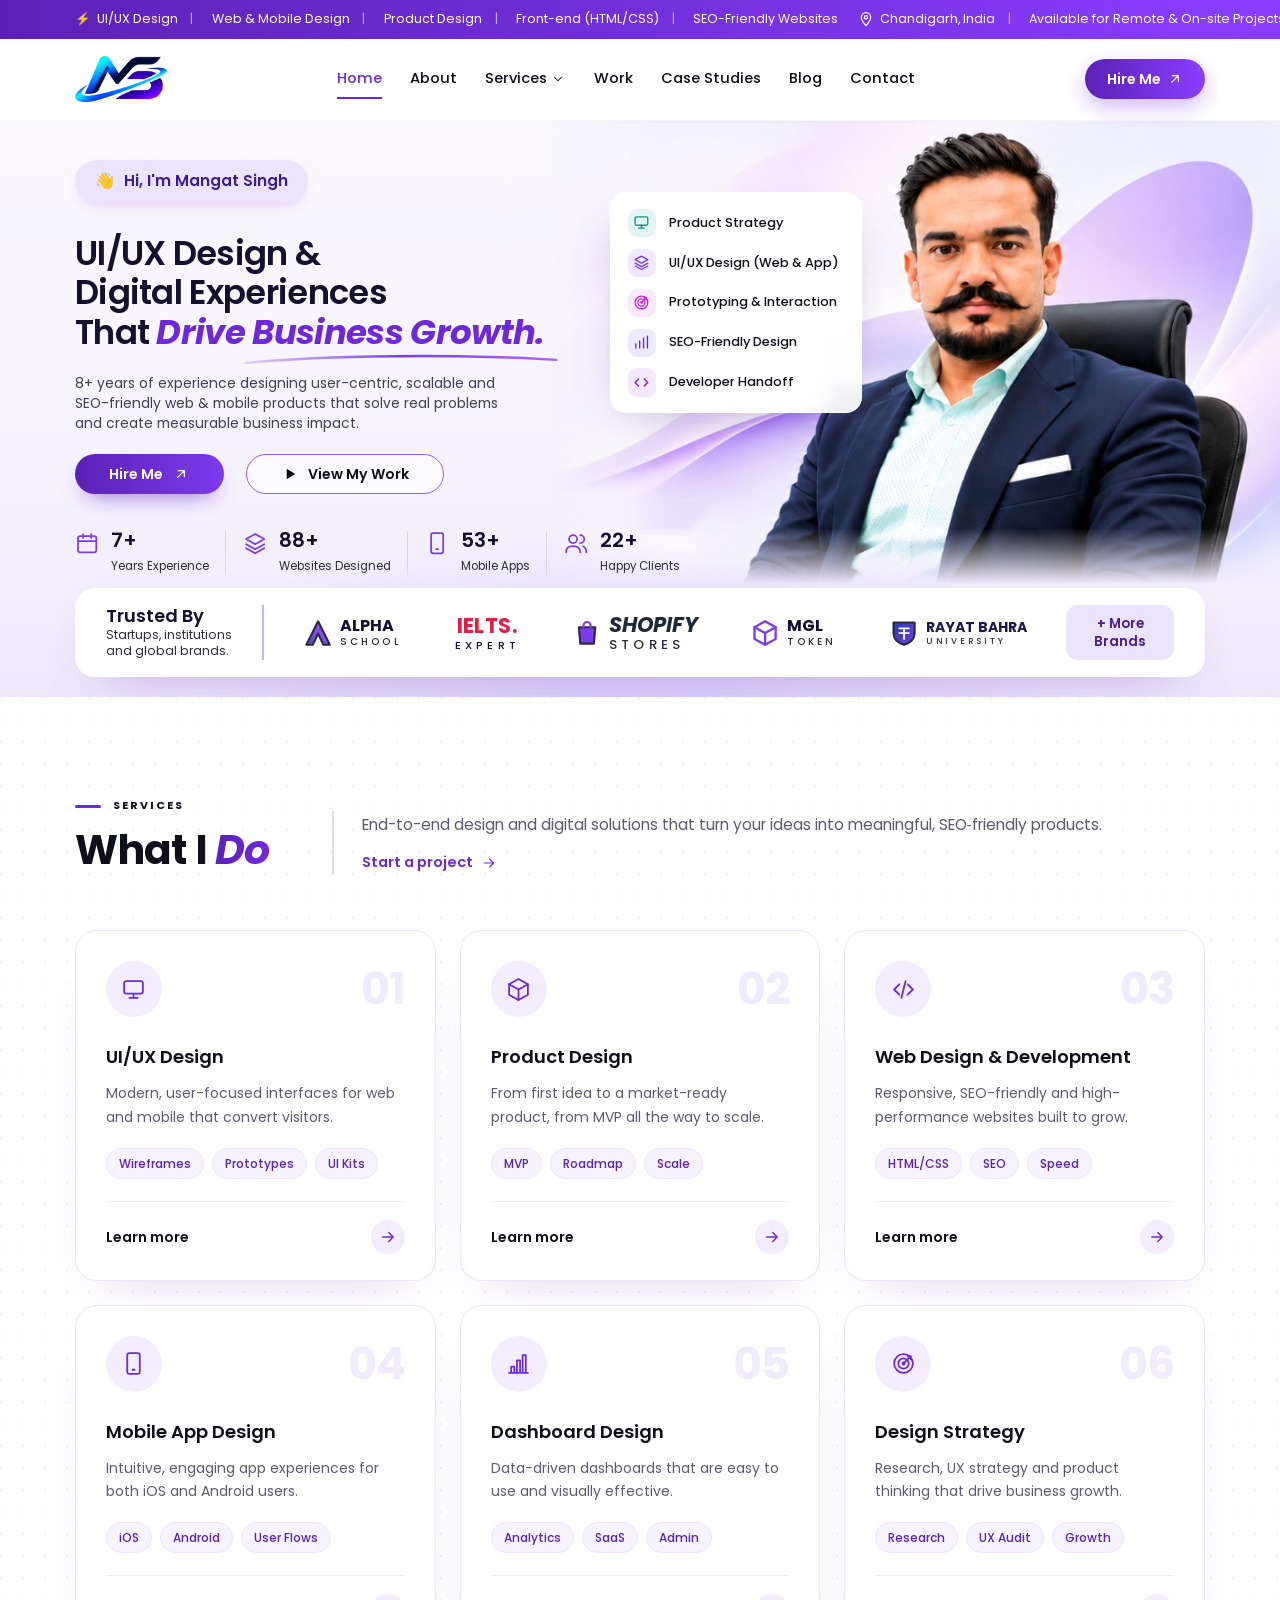
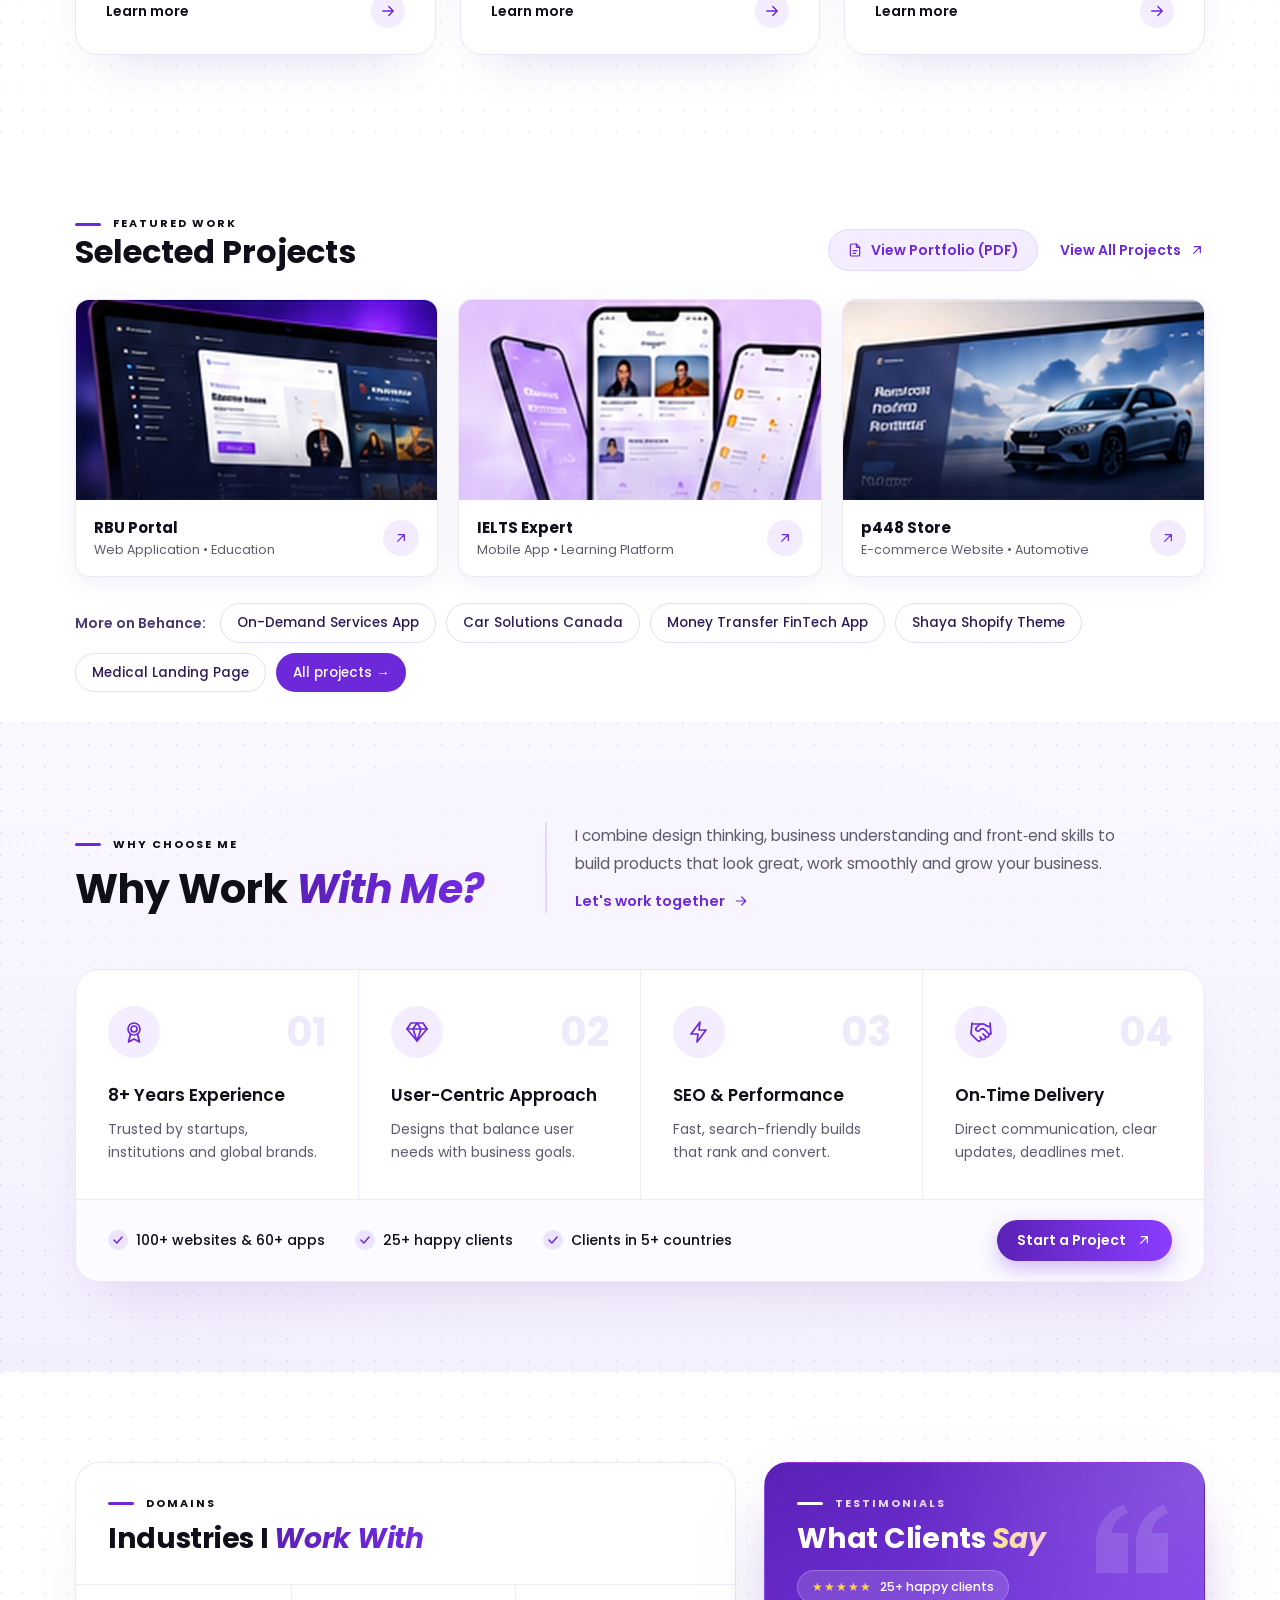
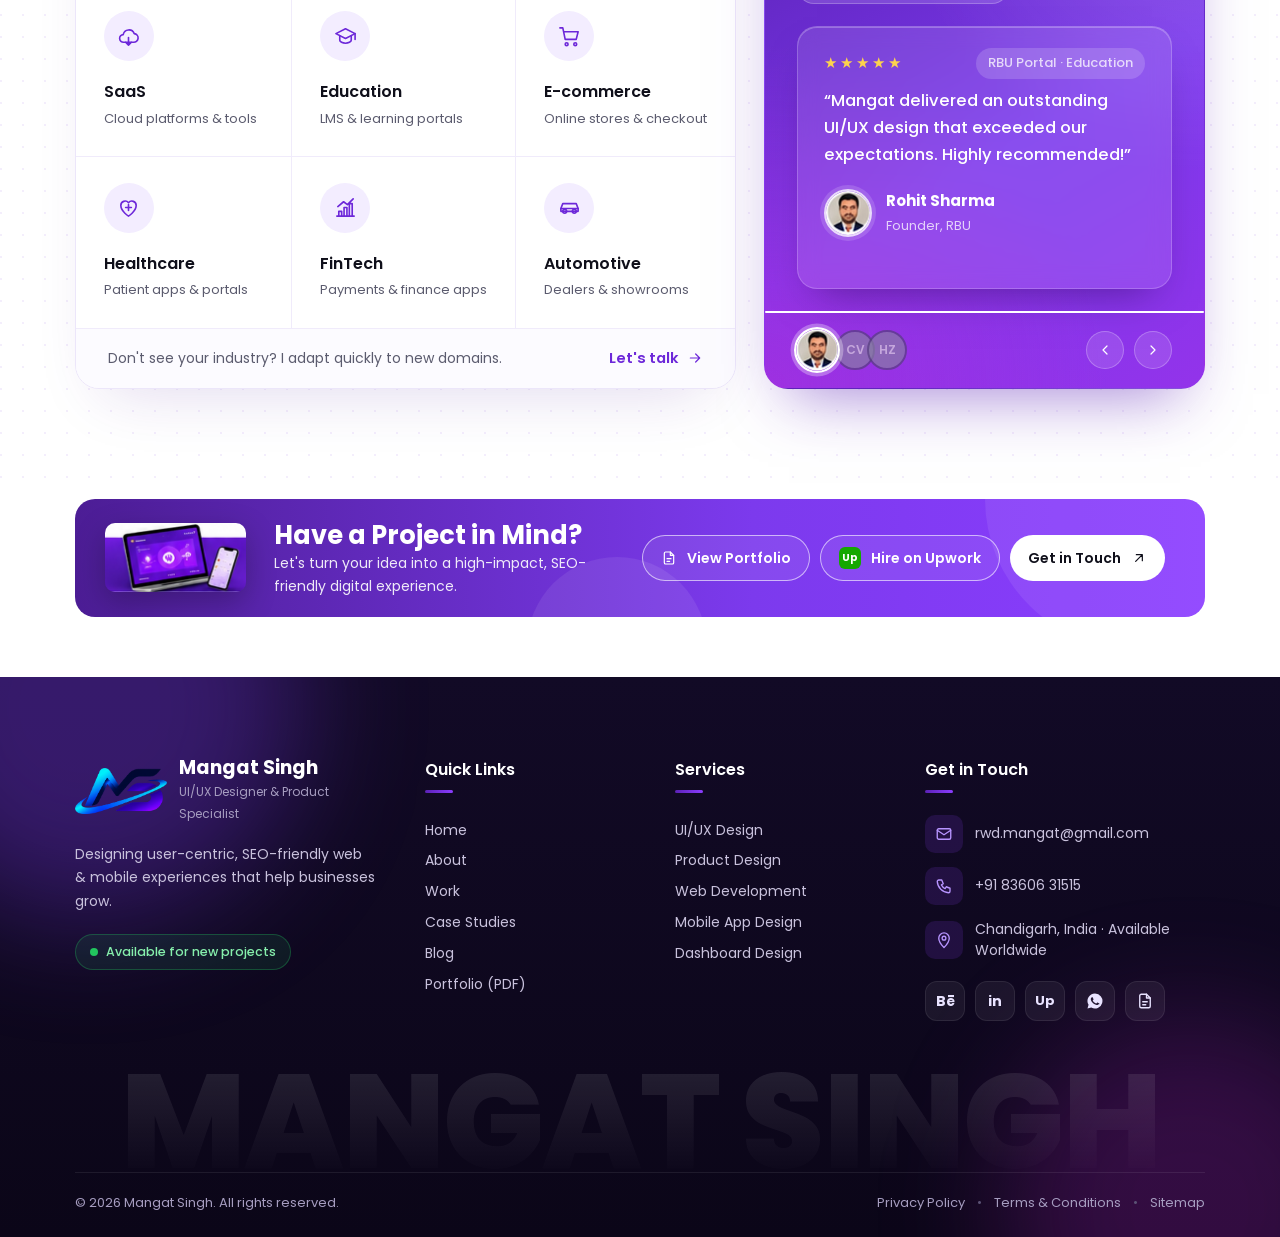
<file: index.html>
<!DOCTYPE html>
<html lang="en" prefix="og: https://ogp.me/ns#">
<head>
    <meta charset="UTF-8">
    <meta name="viewport" content="width=device-width, initial-scale=1.0">
    <!-- ===== Social share preview (LinkedIn, WhatsApp, Facebook, X) ===== -->
    <link rel="canonical" href="https://ms.primeznews.com/">
    <meta property="og:type" content="website">
    <meta property="og:site_name" content="Mangat Singh">
    <meta property="og:locale" content="en_US">
    <meta property="og:url" content="https://ms.primeznews.com/">
    <meta property="og:title" content="Mangat Singh | UI/UX Designer &amp; Product Specialist">
    <meta property="og:description" content="Senior UI/UX &amp; Product Designer with 8+ years of experience designing user-centric, scalable and SEO-friendly web &amp; mobile products.">
    <meta property="og:image" content="https://ms.primeznews.com/assets/images/og-home.jpg">
    <meta property="og:image:secure_url" content="https://ms.primeznews.com/assets/images/og-home.jpg">
    <meta property="og:image:type" content="image/jpeg">
    <meta property="og:image:width" content="1200">
    <meta property="og:image:height" content="627">
    <meta property="og:image:alt" content="Mangat Singh, UI/UX Designer and Product Specialist">
    <meta name="image" content="https://ms.primeznews.com/assets/images/og-home.jpg">
    <meta name="twitter:card" content="summary_large_image">
    <meta name="twitter:title" content="Mangat Singh | UI/UX Designer &amp; Product Specialist">
    <meta name="twitter:description" content="Senior UI/UX &amp; Product Designer with 8+ years of experience designing user-centric, scalable and SEO-friendly web &amp; mobile products.">
    <meta name="twitter:image" content="https://ms.primeznews.com/assets/images/og-home.jpg">
    <title>Mangat Singh | UI/UX Designer & Product Specialist</title>
    <meta name="description" content="Senior UI/UX & Product Designer with 8+ years of experience designing user-centric, scalable and SEO-friendly web & mobile products.">
    <link rel="icon" type="image/png" href="assets/images/favicon.png?v=26">
    <link rel="apple-touch-icon" href="assets/images/logo-icon.png">
    <link rel="preconnect" href="https://fonts.googleapis.com">
    <link rel="preconnect" href="https://fonts.gstatic.com" crossorigin>
    <link href="https://fonts.googleapis.com/css2?family=Poppins:wght@400;500;600;700;800&family=Mr+Dafoe&display=swap" rel="stylesheet">
    <link rel="stylesheet" href="assets/css/style.css?v=29">
    <script type="application/ld+json">
    {"@context":"https://schema.org","@type":"ProfessionalService","name":"Mangat Singh – UI/UX & Product Designer","url":"https://ms.primeznews.com/","image":"https://ms.primeznews.com/assets/images/og-home.jpg","logo":"https://ms.primeznews.com/assets/images/logo-icon.png","description":"Senior UI/UX & Product Designer with 8+ years of experience designing web and mobile products: websites, landing pages, mobile apps and dashboards.","email":"rwd.mangat@gmail.com","telephone":"+91-83606-31515","address":{"@type":"PostalAddress","addressLocality":"Chandigarh","addressCountry":"IN"},"areaServed":"Worldwide","founder":{"@type":"Person","name":"Mangat Singh","jobTitle":"Senior UI/UX & Product Designer","url":"https://ms.primeznews.com/","sameAs":["https://www.behance.net/mangat","https://www.linkedin.com/in/rwdesigner1/","https://www.upwork.com/freelancers/~0131b9f00ed8ef86f9","https://dribbble.com/rwdmangat"]},"sameAs":["https://www.behance.net/mangat","https://www.linkedin.com/in/rwdesigner1/"]}
    </script>
</head>
<body>

    <!-- ===== Top Bar ===== -->
    <div class="topbar">
        <div class="container topbar-inner">
            <ul class="topbar-list">
                <li><span class="bolt">⚡</span> UI/UX Design</li>
                <li>Web &amp; Mobile Design</li>
                <li>Product Design</li>
                <li>Front-end (HTML/CSS)</li>
                <li>SEO-Friendly Websites</li>
            </ul>
            <ul class="topbar-list topbar-right">
                <li>
                    <svg viewBox="0 0 24 24" class="ico-sm"><path d="M12 22s7-7.2 7-12.5A7 7 0 0 0 5 9.5C5 14.8 12 22 12 22z"/><circle cx="12" cy="9.5" r="2.5"/></svg>
                    Chandigarh, India
                </li>
                <li>Available for Remote &amp; On-site Projects</li>
            </ul>
        </div>
    </div>

    <!-- ===== Header ===== -->
    <header class="header" id="header">
        <div class="container header-inner">
            <a href="#home" class="brand" aria-label="Mangat Singh - Home">
                <img src="assets/images/logo-mark.png?v=26" alt="Mangat Singh" class="brand-img" width="570" height="285">
            </a>

            <nav class="nav" id="nav">
                <ul class="nav-links">
                    <li><a href="#home" class="active">Home</a></li>
                    <li><a href="#about">About</a></li>
                    <li class="has-dropdown">
                        <a href="#services">Services
                            <svg viewBox="0 0 24 24" class="ico-xs"><path d="m6 9 6 6 6-6"/></svg>
                        </a>
                        <ul class="dropdown">
                            <li><a href="#services">UI/UX Design</a></li>
                            <li><a href="#services">Product Design</a></li>
                            <li><a href="#services">Web Design &amp; Development</a></li>
                            <li><a href="#services">Mobile App Design</a></li>
                        </ul>
                    </li>
                    <li><a href="#work">Work</a></li>
                    <li><a href="https://www.behance.net/mangat" target="_blank" rel="noopener">Case Studies</a></li>
                    <li><a href="blog.html">Blog</a></li>
                    <li><a href="#contact">Contact</a></li>
                </ul>
                <a href="#contact" class="btn btn-primary btn-sm nav-cta-mobile">Hire Me</a>
            </nav>

            <a href="#contact" class="btn btn-primary btn-sm header-cta">
                Hire Me
                <svg viewBox="0 0 24 24" class="ico-sm"><path d="M7 17 17 7M8 7h9v9"/></svg>
            </a>

            <button class="menu-toggle" id="menuToggle" aria-label="Open menu">
                <span></span><span></span><span></span>
            </button>
        </div>
    </header>

    <main>
        <!-- ===== Hero ===== -->
        <section class="hero2" id="home">
            <div class="hero2-visual">
                <img src="assets/images/hero-v2.jpg" alt="Mangat Singh, UI/UX Designer" class="hero2-img" width="800" height="508">
                <div class="skill-card">
                    <ul>
                            <li><span class="sk-ico sk-teal"><svg viewBox="0 0 24 24"><rect x="3" y="4" width="18" height="12" rx="2"/><path d="M8 20h8M12 16v4"/></svg></span>Product Strategy</li>
                            <li><span class="sk-ico sk-violet"><svg viewBox="0 0 24 24"><path d="m12 3 9 5-9 5-9-5 9-5z"/><path d="m3 13 9 5 9-5"/><path d="m3 17 9 5 9-5"/></svg></span>UI/UX Design (Web &amp; App)</li>
                            <li><span class="sk-ico sk-pink"><svg viewBox="0 0 24 24"><circle cx="12" cy="12" r="9"/><circle cx="12" cy="12" r="5"/><circle cx="12" cy="12" r="1"/><path d="m12 12 7-7M16 5h3v3"/></svg></span>Prototyping &amp; Interaction</li>
                            <li><span class="sk-ico sk-indigo"><svg viewBox="0 0 24 24"><path d="M4 20V14M9.5 20V10M15 20V6M20.5 20V3"/></svg></span>SEO-Friendly Design</li>
                            <li><span class="sk-ico sk-purple"><svg viewBox="0 0 24 24"><path d="m8 7-5 5 5 5M16 7l5 5-5 5"/></svg></span>Developer Handoff</li>
                    </ul>
                </div>
            </div>

            <div class="container hero2-inner">
                <div class="hero2-content">
                    <span class="hello-pill"><span class="wave">👋</span> Hi, I'm Mangat Singh</span>
                    <h1 class="hero2-title">
                        UI/UX Design &amp;<br>
                        Digital Experiences<br>
                        That <span class="h2-hl">Drive Business Growth.<svg class="h2-swoosh" viewBox="0 0 300 16" preserveAspectRatio="none" aria-hidden="true"><defs><linearGradient id="swg" x1="0" x2="1"><stop offset="0" stop-color="#7c3aed" stop-opacity=".2"/><stop offset=".5" stop-color="#7c3aed"/><stop offset="1" stop-color="#a855f7" stop-opacity=".9"/></linearGradient></defs><path d="M4 13 C 80 3, 200 1, 296 9" /></svg></span>
                    </h1>
                    <p class="hero2-desc">
                        8+ years of experience designing user-centric, scalable and
                        SEO-friendly web &amp; mobile products that solve real problems
                        and create measurable business impact.
                    </p>
                    <div class="hero2-actions">
                        <a href="#contact" class="btn btn-primary">
                            Hire Me
                            <svg viewBox="0 0 24 24" class="ico-sm"><path d="M7 17 17 7M8 7h9v9"/></svg>
                        </a>
                        <a href="#work" class="btn h2-btn-outline">
                            <svg viewBox="0 0 24 24" class="ico-sm fill"><path d="M7 4v16l13-8z"/></svg>
                            View My Work
                        </a>
                    </div>
                    <div class="h2-stats">
                        <div class="h2-stat">
                            <svg viewBox="0 0 24 24"><rect x="3" y="5" width="18" height="16" rx="2"/><path d="M3 10h18M8 3v4M16 3v4"/></svg>
                            <div><strong><span class="counter" data-target="8">8</span>+</strong><span>Years Experience</span></div>
                        </div>
                        <div class="h2-stat">
                            <svg viewBox="0 0 24 24"><path d="m12 3 9 5-9 5-9-5 9-5z"/><path d="m3 13 9 5 9-5"/><path d="m3 17 9 5 9-5"/></svg>
                            <div><strong><span class="counter" data-target="100">100</span>+</strong><span>Websites Designed</span></div>
                        </div>
                        <div class="h2-stat">
                            <svg viewBox="0 0 24 24"><rect x="6" y="2" width="12" height="20" rx="2"/><path d="M11 18h2"/></svg>
                            <div><strong><span class="counter" data-target="60">60</span>+</strong><span>Mobile Apps</span></div>
                        </div>
                        <div class="h2-stat">
                            <svg viewBox="0 0 24 24"><circle cx="9" cy="8" r="4"/><path d="M2 21c0-4 3-6 7-6s7 2 7 6"/><path d="M16 4a4 4 0 0 1 0 8M19 15c2 1 3 3 3 6"/></svg>
                            <div><strong><span class="counter" data-target="25">25</span>+</strong><span>Happy Clients</span></div>
                        </div>
                    </div>
                </div>
            </div>

            <!-- Trusted By -->
            <div class="container">
                <div class="trust-card">
                    <div class="trust-card-title">
                        <h3>Trusted By</h3>
                        <p>Startups, institutions<br>and global brands.</p>
                    </div>
                    <div class="trust-logos">
                        <span class="tl tl-alpha"><svg viewBox="0 0 24 24"><defs><linearGradient id="alg" x1="0" y1="1" x2="1" y2="0"><stop offset="0" stop-color="#4f46e5"/><stop offset="1" stop-color="#a855f7"/></linearGradient></defs><path d="M2 22 12 2l10 20h-5.5L12 12.5 7.5 22z" fill="url(#alg)"/></svg><b>ALPHA<i>SCHOOL</i></b></span>
                        <span class="tl tl-ielts"><b>IELTS<em>.</em><i>EXPERT</i></b></span>
                        <span class="tl tl-shopify"><svg viewBox="0 0 24 24"><path d="M5 7h14l-1.2 14H6.2z" fill="#7c3aed"/><path d="M9 7V5.5a3 3 0 0 1 6 0V7" fill="none" stroke="#7c3aed" stroke-width="1.8"/></svg><b>SHOPIFY<i>STORES</i></b></span>
                        <span class="tl tl-mgl"><svg viewBox="0 0 24 24"><path d="m12 2 9 5v10l-9 5-9-5V7z" fill="none" stroke="#7c3aed" stroke-width="2"/><path d="m3 7 9 5 9-5M12 12v10" fill="none" stroke="#7c3aed" stroke-width="2"/></svg><b>MGL<i>TOKEN</i></b></span>
                        <span class="tl tl-rbu"><svg viewBox="0 0 24 24"><defs><linearGradient id="rbg" x1="0" y1="0" x2="1" y2="1"><stop offset="0" stop-color="#1e40af"/><stop offset="1" stop-color="#7c3aed"/></linearGradient></defs><path d="M3 3h18v9c0 5-4 8.5-9 10-5-1.5-9-5-9-10z" fill="url(#rbg)"/><path d="M8 8h8M8 12h8M12 8v9" stroke="#fff" stroke-width="1.6"/></svg><b>RAYAT BAHRA<i>UNIVERSITY</i></b></span>
                    </div>
                    <a href="https://www.behance.net/mangat" target="_blank" rel="noopener" class="more-brands">+ More <br>Brands</a>
                </div>
            </div>
        </section>

        <!-- ===== Services ===== -->
        <section class="sv" id="services">
            <div class="container">
                <div class="wm-head sv-head">
                    <div>
                        <span class="eyebrow">Services</span>
                        <h2 class="section-title">What I <span class="text-gradient">Do</span></h2>
                    </div>
                    <div class="wm-head-right">
                        <p>End-to-end design and digital solutions that turn your ideas into meaningful, SEO&#8209;friendly products.</p>
                        <a href="#contact" class="wm-link">Start a project
                            <svg viewBox="0 0 24 24" class="ico-sm"><path d="M5 12h14M13 6l6 6-6 6"/></svg>
                        </a>
                    </div>
                </div>

                <div class="sv-grid">
                    <article class="sv-card reveal">
                        <div class="sv-top">
                            <span class="sv-icon"><svg viewBox="0 0 24 24"><rect x="3" y="4" width="18" height="12" rx="2"/><path d="M8 20h8M12 16v4"/></svg></span>
                            <span class="sv-num">01</span>
                        </div>
                        <h3>UI/UX Design</h3>
                        <p>Modern, user-focused interfaces for web and mobile that convert visitors.</p>
                        <ul class="sv-tags"><li>Wireframes</li><li>Prototypes</li><li>UI Kits</li></ul>
                        <a href="#contact" class="sv-more">Learn more
                            <svg viewBox="0 0 24 24"><path d="M5 12h14M13 6l6 6-6 6"/></svg>
                        </a>
                    </article>
                    <article class="sv-card reveal">
                        <div class="sv-top">
                            <span class="sv-icon"><svg viewBox="0 0 24 24"><path d="m12 2 9 5v10l-9 5-9-5V7z"/><path d="m3 7 9 5 9-5M12 12v10"/></svg></span>
                            <span class="sv-num">02</span>
                        </div>
                        <h3>Product Design</h3>
                        <p>From first idea to a market-ready product, from MVP all the way to scale.</p>
                        <ul class="sv-tags"><li>MVP</li><li>Roadmap</li><li>Scale</li></ul>
                        <a href="#contact" class="sv-more">Learn more
                            <svg viewBox="0 0 24 24"><path d="M5 12h14M13 6l6 6-6 6"/></svg>
                        </a>
                    </article>
                    <article class="sv-card reveal">
                        <div class="sv-top">
                            <span class="sv-icon"><svg viewBox="0 0 24 24"><path d="m8 7-5 5 5 5M16 7l5 5-5 5M14 4l-4 16"/></svg></span>
                            <span class="sv-num">03</span>
                        </div>
                        <h3>Web Design &amp; Development</h3>
                        <p>Responsive, SEO-friendly and high-performance websites built to grow.</p>
                        <ul class="sv-tags"><li>HTML/CSS</li><li>SEO</li><li>Speed</li></ul>
                        <a href="#contact" class="sv-more">Learn more
                            <svg viewBox="0 0 24 24"><path d="M5 12h14M13 6l6 6-6 6"/></svg>
                        </a>
                    </article>
                    <article class="sv-card reveal">
                        <div class="sv-top">
                            <span class="sv-icon"><svg viewBox="0 0 24 24"><rect x="6" y="2" width="12" height="20" rx="2"/><path d="M11 18h2"/></svg></span>
                            <span class="sv-num">04</span>
                        </div>
                        <h3>Mobile App Design</h3>
                        <p>Intuitive, engaging app experiences for both iOS and Android users.</p>
                        <ul class="sv-tags"><li>iOS</li><li>Android</li><li>User Flows</li></ul>
                        <a href="#contact" class="sv-more">Learn more
                            <svg viewBox="0 0 24 24"><path d="M5 12h14M13 6l6 6-6 6"/></svg>
                        </a>
                    </article>
                    <article class="sv-card reveal">
                        <div class="sv-top">
                            <span class="sv-icon"><svg viewBox="0 0 24 24"><path d="M3 21h18M5 21v-6h3v6M10.5 21V9h3v12M16 21V4h3v17"/></svg></span>
                            <span class="sv-num">05</span>
                        </div>
                        <h3>Dashboard Design</h3>
                        <p>Data-driven dashboards that are easy to use and visually effective.</p>
                        <ul class="sv-tags"><li>Analytics</li><li>SaaS</li><li>Admin</li></ul>
                        <a href="#contact" class="sv-more">Learn more
                            <svg viewBox="0 0 24 24"><path d="M5 12h14M13 6l6 6-6 6"/></svg>
                        </a>
                    </article>
                    <article class="sv-card reveal">
                        <div class="sv-top">
                            <span class="sv-icon"><svg viewBox="0 0 24 24"><circle cx="12" cy="12" r="9"/><circle cx="12" cy="12" r="5"/><circle cx="12" cy="12" r="1"/><path d="m12 12 7-7M16 5h3v3"/></svg></span>
                            <span class="sv-num">06</span>
                        </div>
                        <h3>Design Strategy</h3>
                        <p>Research, UX strategy and product thinking that drive business growth.</p>
                        <ul class="sv-tags"><li>Research</li><li>UX Audit</li><li>Growth</li></ul>
                        <a href="#contact" class="sv-more">Learn more
                            <svg viewBox="0 0 24 24"><path d="M5 12h14M13 6l6 6-6 6"/></svg>
                        </a>
                    </article>
                </div>
            </div>
        </section>

        <!-- ===== Projects ===== -->
        <section class="section projects" id="work">
            <div class="container">
                <div class="section-head align-end">
                    <div>
                        <span class="eyebrow">Featured Work</span>
                        <h2 class="section-title">Selected Projects</h2>
                    </div>
                    <div class="link-group">
                    <a href="assets/docs/Mangat-Singh-UI-UX-Portfolio.pdf" target="_blank" rel="noopener" class="link-pdf"><svg viewBox="0 0 24 24" class="ico-sm"><path d="M14 3H7a2 2 0 0 0-2 2v14a2 2 0 0 0 2 2h10a2 2 0 0 0 2-2V8z"/><path d="M14 3v5h5M9 13h6M9 17h4"/></svg> View Portfolio (PDF)</a>
                    <a href="https://www.behance.net/mangat" target="_blank" rel="noopener" class="link-more">View All Projects
                        <svg viewBox="0 0 24 24" class="ico-sm"><path d="M7 17 17 7M8 7h9v9"/></svg>
                    </a>
                    </div>
                </div>

                <div class="projects-grid">
                    <article class="project-card reveal">
                        <div class="project-thumb"><img src="assets/images/project-rbu.jpg" alt="RBU Portal web application" width="882" height="333" loading="lazy" decoding="async"></div>
                        <div class="project-info">
                            <div>
                                <h3>RBU Portal</h3>
                                <p>Web Application • Education</p>
                            </div>
                            <a href="#contact" class="circle-btn" aria-label="Ask about a similar project"><svg viewBox="0 0 24 24"><path d="M7 17 17 7M8 7h9v9"/></svg></a>
                        </div>
                    </article>
                    <article class="project-card reveal">
                        <div class="project-thumb"><img src="assets/images/project-ielts.jpg" alt="IELTS Expert mobile app" width="855" height="333" loading="lazy" decoding="async"></div>
                        <div class="project-info">
                            <div>
                                <h3>IELTS Expert</h3>
                                <p>Mobile App • Learning Platform</p>
                            </div>
                            <a href="#contact" class="circle-btn" aria-label="Ask about a similar project"><svg viewBox="0 0 24 24"><path d="M7 17 17 7M8 7h9v9"/></svg></a>
                        </div>
                    </article>
                    <article class="project-card reveal">
                        <div class="project-thumb"><img src="assets/images/project-p448.jpg" alt="p448 Store e-commerce website" width="882" height="333" loading="lazy" decoding="async"></div>
                        <div class="project-info">
                            <div>
                                <h3>p448 Store</h3>
                                <p>E-commerce Website • Automotive</p>
                            </div>
                            <a href="#contact" class="circle-btn" aria-label="Ask about a similar project"><svg viewBox="0 0 24 24"><path d="M7 17 17 7M8 7h9v9"/></svg></a>
                        </div>
                    </article>
                </div>

                <div class="more-work reveal">
                    <span class="more-work-label">More on Behance:</span>
                    <a href="https://www.behance.net/gallery/133398323/On-Demand-Urban-Clap-Clone-App-UIUX-Kit-Redesigned" target="_blank" rel="noopener">On-Demand Services App</a>
                    <a href="https://www.behance.net/gallery/92930411/Car-Solutions-Canada-Used-Car-Dealership-Toronto" target="_blank" rel="noopener">Car Solutions Canada</a>
                    <a href="https://www.behance.net/gallery/133725389/International-Money-Transfer-FinTech-Business-App" target="_blank" rel="noopener">Money Transfer FinTech App</a>
                    <a href="https://www.behance.net/gallery/216414303/Shaya-Shopify-Theme-Home-Page-Design" target="_blank" rel="noopener">Shaya Shopify Theme</a>
                    <a href="https://www.behance.net/gallery/198539769/Medical-Website-Landing-Page-UI-UI-Design-UIUX-Design" target="_blank" rel="noopener">Medical Landing Page</a>
                    <a href="https://www.behance.net/mangat" target="_blank" rel="noopener" class="more-work-all">All projects &rarr;</a>
                </div>
            </div>
        </section>

        <!-- ===== Why Work With Me ===== -->
        <section class="wm" id="about">
            <div class="container">
                <div class="wm-head">
                    <div>
                        <span class="eyebrow">Why Choose Me</span>
                        <h2 class="section-title">Why Work <span class="text-gradient">With Me?</span></h2>
                    </div>
                    <div class="wm-head-right">
                        <p>I combine design thinking, business understanding and front&#8209;end skills to build products that look great, work smoothly and grow your business.</p>
                        <a href="#contact" class="wm-link">Let's work together
                            <svg viewBox="0 0 24 24" class="ico-sm"><path d="M5 12h14M13 6l6 6-6 6"/></svg>
                        </a>
                    </div>
                </div>

                <div class="wm-panel">
                <div class="wm-grid">
                    <article class="wm-item reveal">
                        <div class="wm-top">
                            <span class="wm-icon-wrap"><svg viewBox="0 0 24 24" class="wm-icon"><circle cx="12" cy="9" r="6"/><circle cx="12" cy="9" r="3"/><path d="m8.5 14-2 8 5.5-3 5.5 3-2-8"/></svg></span>
                            <span class="wm-num">01</span>
                        </div>
                        <h3>8+ Years Experience</h3>
                        <p>Trusted by startups, institutions and global brands.</p>
                    </article>
                    <article class="wm-item reveal">
                        <div class="wm-top">
                            <span class="wm-icon-wrap"><svg viewBox="0 0 24 24" class="wm-icon"><path d="M6 3h12l4 6-10 12L2 9z"/><path d="M2 9h20M12 21 8 9l4-6 4 6z"/></svg></span>
                            <span class="wm-num">02</span>
                        </div>
                        <h3>User-Centric Approach</h3>
                        <p>Designs that balance user needs with business goals.</p>
                    </article>
                    <article class="wm-item reveal">
                        <div class="wm-top">
                            <span class="wm-icon-wrap"><svg viewBox="0 0 24 24" class="wm-icon"><path d="M13 2 4 14h7l-1 8 9-12h-7z"/></svg></span>
                            <span class="wm-num">03</span>
                        </div>
                        <h3>SEO &amp; Performance</h3>
                        <p>Fast, search-friendly builds that rank and convert.</p>
                    </article>
                    <article class="wm-item reveal">
                        <div class="wm-top">
                            <span class="wm-icon-wrap"><svg viewBox="0 0 24 24" class="wm-icon"><path d="m11 17 2 2a1 1 0 1 0 3-3"/><path d="m14 14 2.5 2.5a1 1 0 1 0 3-3l-3.9-3.9a3 3 0 0 0-4.2 0l-.9.9a1 1 0 1 1-3-3l2.8-2.8a5.8 5.8 0 0 1 7 .9L21 7"/><path d="m21 3 1 11h-2M3 3 2 14l6.5 6.5a1 1 0 1 0 3-3M3 4h8"/></svg></span>
                            <span class="wm-num">04</span>
                        </div>
                        <h3>On&#8209;Time Delivery</h3>
                        <p>Direct communication, clear updates, deadlines met.</p>
                    </article>
                </div>
                <div class="wm-foot">
                    <ul class="wm-checks">
                        <li><svg viewBox="0 0 24 24"><path d="m5 12 5 5 9-10"/></svg> 100+ websites &amp; 60+ apps</li>
                        <li><svg viewBox="0 0 24 24"><path d="m5 12 5 5 9-10"/></svg> 25+ happy clients</li>
                        <li><svg viewBox="0 0 24 24"><path d="m5 12 5 5 9-10"/></svg> Clients in 5+ countries</li>
                    </ul>
                    <a href="#contact" class="btn btn-primary btn-sm">Start a Project
                        <svg viewBox="0 0 24 24" class="ico-sm"><path d="M7 17 17 7M8 7h9v9"/></svg>
                    </a>
                </div>
                </div>
            </div>
        </section>

        <!-- ===== Industries + Testimonials ===== -->
        <section class="it2">
            <div class="container it2-grid">

                <!-- Industries -->
                <div class="it2-panel it2-ind reveal">
                    <div class="it2-head">
                        <span class="eyebrow">Domains</span>
                        <h2 class="it2-title">Industries I <span class="text-gradient">Work With</span></h2>
                    </div>
                    <div class="it2-cells">
                            <a href="#work" class="it2-cell">
                                <span class="it2-icon"><svg viewBox="0 0 24 24"><path d="M7 18a4 4 0 0 1-.5-8A6 6 0 0 1 18 9a4.5 4.5 0 0 1-1 9z"/><path d="M12 13v8M9 18l3 3 3-3"/></svg></span>
                                <strong>SaaS</strong>
                                <small>Cloud platforms &amp; tools</small>
                                <svg viewBox="0 0 24 24" class="it2-arrow"><path d="M7 17 17 7M8 7h9v9"/></svg>
                            </a>
                            <a href="#work" class="it2-cell">
                                <span class="it2-icon"><svg viewBox="0 0 24 24"><path d="m2 9 10-5 10 5-10 5z"/><path d="M6 11v5c0 1.5 3 3 6 3s6-1.5 6-3v-5M22 9v6"/></svg></span>
                                <strong>Education</strong>
                                <small>LMS &amp; learning portals</small>
                                <svg viewBox="0 0 24 24" class="it2-arrow"><path d="M7 17 17 7M8 7h9v9"/></svg>
                            </a>
                            <a href="#work" class="it2-cell">
                                <span class="it2-icon"><svg viewBox="0 0 24 24"><circle cx="9" cy="20" r="1.5"/><circle cx="18" cy="20" r="1.5"/><path d="M2 3h3l2.5 12h11.5l2-8H6"/></svg></span>
                                <strong>E-commerce</strong>
                                <small>Online stores &amp; checkout</small>
                                <svg viewBox="0 0 24 24" class="it2-arrow"><path d="M7 17 17 7M8 7h9v9"/></svg>
                            </a>
                            <a href="#work" class="it2-cell">
                                <span class="it2-icon"><svg viewBox="0 0 24 24"><path d="M12 21s-8-5-8-11a4.5 4.5 0 0 1 8-3 4.5 4.5 0 0 1 8 3c0 6-8 11-8 11z"/><path d="M12 9v6M9 12h6"/></svg></span>
                                <strong>Healthcare</strong>
                                <small>Patient apps &amp; portals</small>
                                <svg viewBox="0 0 24 24" class="it2-arrow"><path d="M7 17 17 7M8 7h9v9"/></svg>
                            </a>
                            <a href="#work" class="it2-cell">
                                <span class="it2-icon"><svg viewBox="0 0 24 24"><path d="M3 21h18M5 21v-5h3v5M10.5 21v-9h3v9M16 21V8h3v13M4 11l6-5 4 3 6-6"/></svg></span>
                                <strong>FinTech</strong>
                                <small>Payments &amp; finance apps</small>
                                <svg viewBox="0 0 24 24" class="it2-arrow"><path d="M7 17 17 7M8 7h9v9"/></svg>
                            </a>
                            <a href="#work" class="it2-cell">
                                <span class="it2-icon"><svg viewBox="0 0 24 24"><path d="M3 16v-3l2-5h14l2 5v3z"/><circle cx="7" cy="16" r="2"/><circle cx="17" cy="16" r="2"/><path d="M3 13h18"/></svg></span>
                                <strong>Automotive</strong>
                                <small>Dealers &amp; showrooms</small>
                                <svg viewBox="0 0 24 24" class="it2-arrow"><path d="M7 17 17 7M8 7h9v9"/></svg>
                            </a>
                    </div>
                    <div class="it2-foot">
                        <span>Don't see your industry? I adapt quickly to new domains.</span>
                        <a href="#contact" class="wm-link">Let's talk
                            <svg viewBox="0 0 24 24" class="ico-sm"><path d="M5 12h14M13 6l6 6-6 6"/></svg>
                        </a>
                    </div>
                </div>

                <!-- Testimonials -->
                <div class="it2-panel it2-testi reveal">
                    <svg viewBox="0 0 24 24" class="it2-quote fill" aria-hidden="true"><path d="M4 21v-7c0-5 2.5-8.5 7-10l1 2c-2.5 1-4 3-4 5h4v10zm10 0v-7c0-5 2.5-8.5 7-10l1 2c-2.5 1-4 3-4 5h4v10z"/></svg>
                    <div class="it2-head">
                        <span class="eyebrow">Testimonials</span>
                        <h2 class="it2-title">What Clients <span class="text-gradient">Say</span></h2>
                        <span class="testi-chip"><span class="chip-stars">★★★★★</span> 25+ happy clients</span>
                    </div>
                    <div class="testi-glass">
                    <div class="testi2-slider" id="testiSlider">
                                <div class="testi-slide active">
                                    <div class="stars">★★★★★</div>
                                    <p>&ldquo;Mangat delivered an outstanding UI/UX design that exceeded our expectations. Highly recommended!&rdquo;</p>
                                    <div class="testi-author">
                                        <img src="assets/images/avatar.jpg" alt="Rohit Sharma">
                                        <div class="testi-who"><strong>Rohit Sharma</strong><span>Founder, RBU</span></div>
                                        <span class="testi-tag">RBU Portal · Education</span>
                                    </div>
                                </div>
                                <div class="testi-slide">
                                    <div class="stars">★★★★★</div>
                                    <p>&ldquo;Mangat was fast and responsive. The communication was great &amp; he took the mockup I gave him and he improved it.&rdquo;</p>
                                    <div class="testi-author">
                                        <span class="avatar-initials">CV</span>
                                        <div class="testi-who"><strong><a href="https://www.google.com/maps/contrib/100652436326114347000/reviews?hl=en-GB" target="_blank" rel="noopener">CHC VASO VASO</a></strong><span>Client, via Google Reviews</span></div>
                                        <span class="testi-tag"><svg viewBox="0 0 24 24" class="g-ico" aria-hidden="true"><path fill="#fff" stroke="none" d="M21.6 12.2c0-.7-.1-1.4-.2-2H12v3.8h5.4a4.6 4.6 0 0 1-2 3v2.5h3.2c1.9-1.7 3-4.3 3-7.3z"/><path fill="#fff" stroke="none" d="M12 22c2.7 0 5-.9 6.6-2.4l-3.2-2.5c-.9.6-2 1-3.4 1-2.6 0-4.8-1.8-5.6-4.1H3.1v2.6A10 10 0 0 0 12 22z"/><path fill="#fff" stroke="none" opacity=".75" d="M6.4 14a6 6 0 0 1 0-3.9V7.5H3.1a10 10 0 0 0 0 9z"/><path fill="#fff" stroke="none" opacity=".9" d="M12 6c1.5 0 2.8.5 3.8 1.5l2.9-2.9A10 10 0 0 0 3.1 7.5l3.3 2.6C7.2 7.8 9.4 6 12 6z"/></svg> Google Review</span>
                                    </div>
                                </div>
                                <div class="testi-slide">
                                    <div class="stars">★★★★★</div>
                                    <p>&ldquo;Had an excellent experience working with Mangat. He is a very talented designer and I would highly recommend him to anyone.&rdquo;</p>
                                    <div class="testi-author">
                                        <span class="avatar-initials">HZ</span>
                                        <div class="testi-who"><strong>Hovering Zeus Gaming</strong><span>Client</span></div>
                                        <span class="testi-tag">Client Review</span>
                                    </div>
                                </div>
                    </div>
                    </div>
                    <div class="testi2-controls">
                        <div class="testi-progress"><span id="testiBar"></span></div>
                        <div class="testi-avatars" id="testiDots"></div>
                        <div class="testi-nav">
                            <button id="testiPrev" aria-label="Previous"><svg viewBox="0 0 24 24"><path d="m15 18-6-6 6-6"/></svg></button>
                            <button id="testiNext" aria-label="Next"><svg viewBox="0 0 24 24"><path d="m9 18 6-6-6-6"/></svg></button>
                        </div>
                    </div>
                </div>

            </div>
        </section>

        <!-- ===== CTA ===== -->
        <section class="cta-wrap" id="contact">
            <div class="container">
                <div class="cta">
                    <img src="assets/images/cta-device.jpg" alt="" class="cta-img" aria-hidden="true">
                    <div class="cta-text">
                        <h2>Have a Project in Mind?</h2>
                        <p>Let's turn your idea into a high-impact, SEO-friendly digital experience.</p>
                    </div>
                    <div class="cta-actions">
                        <a href="assets/docs/Mangat-Singh-UI-UX-Portfolio.pdf" class="btn btn-ghost-white" target="_blank" rel="noopener">
                            <svg viewBox="0 0 24 24" class="ico-sm"><path d="M14 3H7a2 2 0 0 0-2 2v14a2 2 0 0 0 2 2h10a2 2 0 0 0 2-2V8z"/><path d="M14 3v5h5M9 13h6M9 17h4"/></svg>
                            View Portfolio
                        </a>
                        <a href="https://www.upwork.com/freelancers/~0131b9f00ed8ef86f9" target="_blank" rel="noopener" class="btn btn-ghost-white">
                            <span class="up-badge">Up</span>
                            Hire on Upwork
                        </a>
                        <a href="mailto:rwd.mangat@gmail.com?subject=Project%20enquiry" class="btn btn-white">
                            Get in Touch
                            <svg viewBox="0 0 24 24" class="ico-sm"><path d="M7 17 17 7M8 7h9v9"/></svg>
                        </a>
                    </div>
                </div>
            </div>
        </section>
    </main>

    <!-- ===== Footer ===== -->
    <footer class="footer">
        <div class="footer-glow footer-glow-1"></div>
        <div class="footer-glow footer-glow-2"></div>

        <div class="container">
            <div class="footer-grid">
                <!-- Brand -->
                <div class="footer-about">
                    <a href="#home" class="footer-logo" aria-label="Mangat Singh - Home">
                        <img src="assets/images/logo-mark.png?v=26" alt="Mangat Singh" class="brand-img" width="570" height="285">
                        <span>
                            <strong>Mangat Singh</strong>
                            <small>UI/UX Designer &amp; Product Specialist</small>
                        </span>
                    </a>
                    <p>Designing user-centric, SEO-friendly web &amp; mobile experiences that help businesses grow.</p>
                    <span class="status-pill"><span class="dot"></span> Available for new projects</span>
                </div>

                <!-- Links -->
                <div class="footer-col">
                    <h4>Quick Links</h4>
                    <a href="#home">Home</a>
                    <a href="#about">About</a>
                    <a href="#work">Work</a>
                    <a href="https://www.behance.net/mangat" target="_blank" rel="noopener">Case Studies</a>
                    <a href="blog.html">Blog</a>
                    <a href="assets/docs/Mangat-Singh-UI-UX-Portfolio.pdf" target="_blank" rel="noopener">Portfolio (PDF)</a>
                </div>
                <div class="footer-col">
                    <h4>Services</h4>
                    <a href="#services">UI/UX Design</a>
                    <a href="#services">Product Design</a>
                    <a href="#services">Web Development</a>
                    <a href="#services">Mobile App Design</a>
                    <a href="#services">Dashboard Design</a>
                </div>

                <!-- Contact -->
                <div class="footer-col footer-contact">
                    <h4>Get in Touch</h4>
                    <a href="mailto:rwd.mangat@gmail.com" class="contact-line">
                        <span class="c-ico"><svg viewBox="0 0 24 24"><rect x="3" y="5" width="18" height="14" rx="2"/><path d="m3 7 9 6 9-6"/></svg></span>
                        rwd.mangat@gmail.com
                    </a>
                    <a href="https://wa.me/918360631515" target="_blank" rel="noopener" class="contact-line">
                        <span class="c-ico"><svg viewBox="0 0 24 24"><path d="M5 4h4l2 5-2.5 1.5a11 11 0 0 0 5 5L15 13l5 2v4a2 2 0 0 1-2 2A16 16 0 0 1 3 6a2 2 0 0 1 2-2"/></svg></span>
                        +91 83606 31515
                    </a>
                    <div class="contact-line">
                        <span class="c-ico"><svg viewBox="0 0 24 24"><path d="M12 22s7-7.2 7-12.5A7 7 0 0 0 5 9.5C5 14.8 12 22 12 22z"/><circle cx="12" cy="9.5" r="2.5"/></svg></span>
                        Chandigarh, India &middot; Available Worldwide
                    </div>
                    <div class="socials">
                        <a href="https://www.behance.net/mangat" target="_blank" rel="noopener" aria-label="Behance" class="social">Bē</a>
                        <a href="https://www.linkedin.com/in/rwdesigner1/" target="_blank" rel="noopener" aria-label="LinkedIn" class="social">in</a>
                        <a href="https://www.upwork.com/freelancers/~0131b9f00ed8ef86f9" target="_blank" rel="noopener" aria-label="Upwork" class="social social-up">Up</a>
                        <a href="https://wa.me/918360631515" target="_blank" rel="noopener" aria-label="WhatsApp" class="social"><svg viewBox="0 0 24 24" class="fill"><path d="M12 2a10 10 0 0 0-8.6 15.1L2 22l5-1.3A10 10 0 1 0 12 2zm5.3 14.1c-.2.6-1.3 1.2-1.8 1.2-.5.1-1 .2-3.3-.7-2.8-1.1-4.5-3.9-4.7-4.1-.1-.2-1.1-1.5-1.1-2.9s.7-2 1-2.3c.2-.3.5-.3.7-.3h.5c.2 0 .4 0 .6.5l.8 2c.1.2.1.3 0 .5l-.4.6-.4.4c-.1.1-.3.3-.1.6.2.3.8 1.3 1.7 2.1 1.2 1 2.1 1.4 2.4 1.5.3.2.5.1.6 0l.9-1c.2-.3.4-.2.6-.1l1.9.9c.3.1.5.2.5.3.1.2.1.7-.1 1.3z"/></svg></a>
                        <a href="assets/docs/Mangat-Singh-UI-UX-Portfolio.pdf" target="_blank" rel="noopener" aria-label="View portfolio PDF" class="social"><svg viewBox="0 0 24 24"><path d="M14 3H7a2 2 0 0 0-2 2v14a2 2 0 0 0 2 2h10a2 2 0 0 0 2-2V8z"/><path d="M14 3v5h5M9 13h6M9 17h4"/></svg></a>
                    </div>
                </div>
            </div>

            <div class="footer-watermark" aria-hidden="true">MANGAT SINGH</div>

            <div class="footer-bottom">
                <p>&copy; <span id="year"></span> Mangat Singh. All rights reserved.</p>
                <ul>
                    <li><a href="privacy.html">Privacy Policy</a></li>
                    <li><a href="terms.html">Terms &amp; Conditions</a></li>
                    <li><a href="sitemap.xml">Sitemap</a></li>
                </ul>
            </div>
        </div>

        <a href="#home" class="back-top" id="backTop" aria-label="Back to top">
            <svg viewBox="0 0 24 24"><path d="M12 19V5M5 12l7-7 7 7"/></svg>
        </a>
    </footer>

    <script src="assets/js/script.js?v=28"></script>
</body>
</html>
</file>
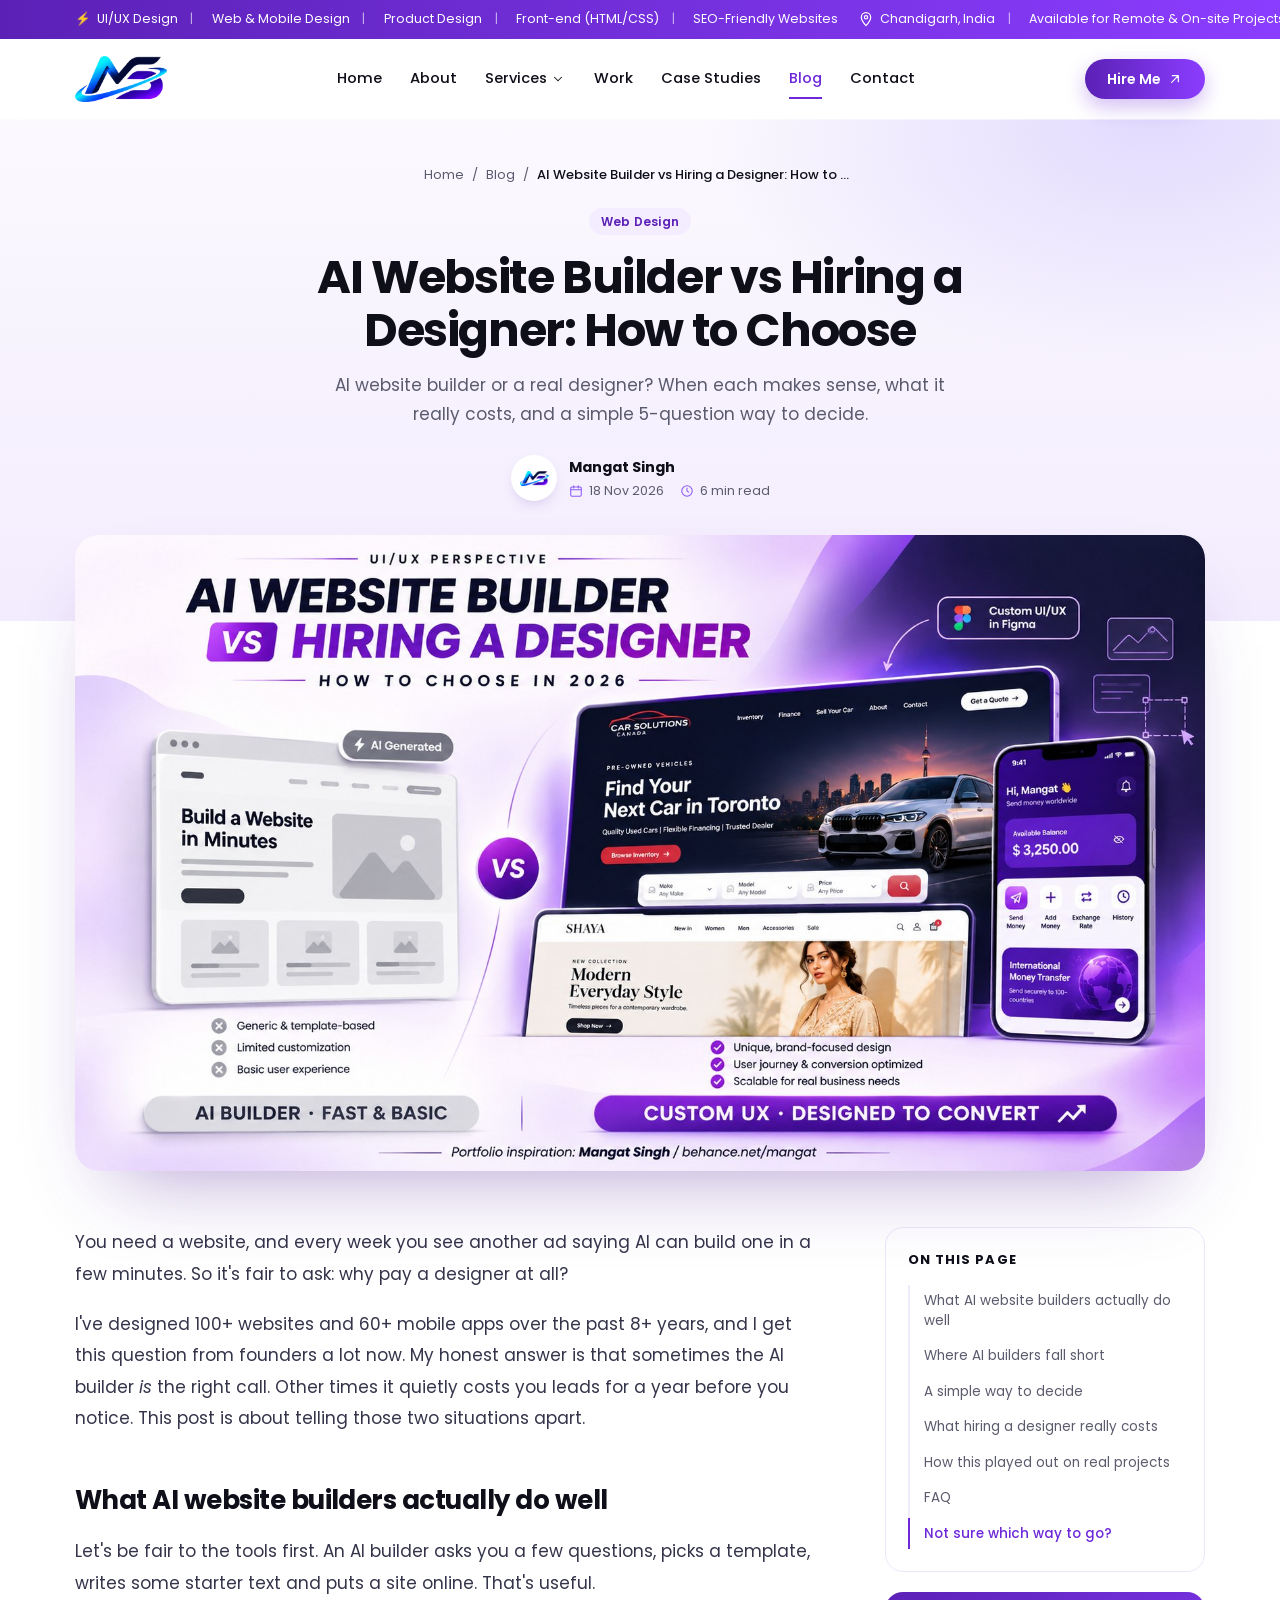
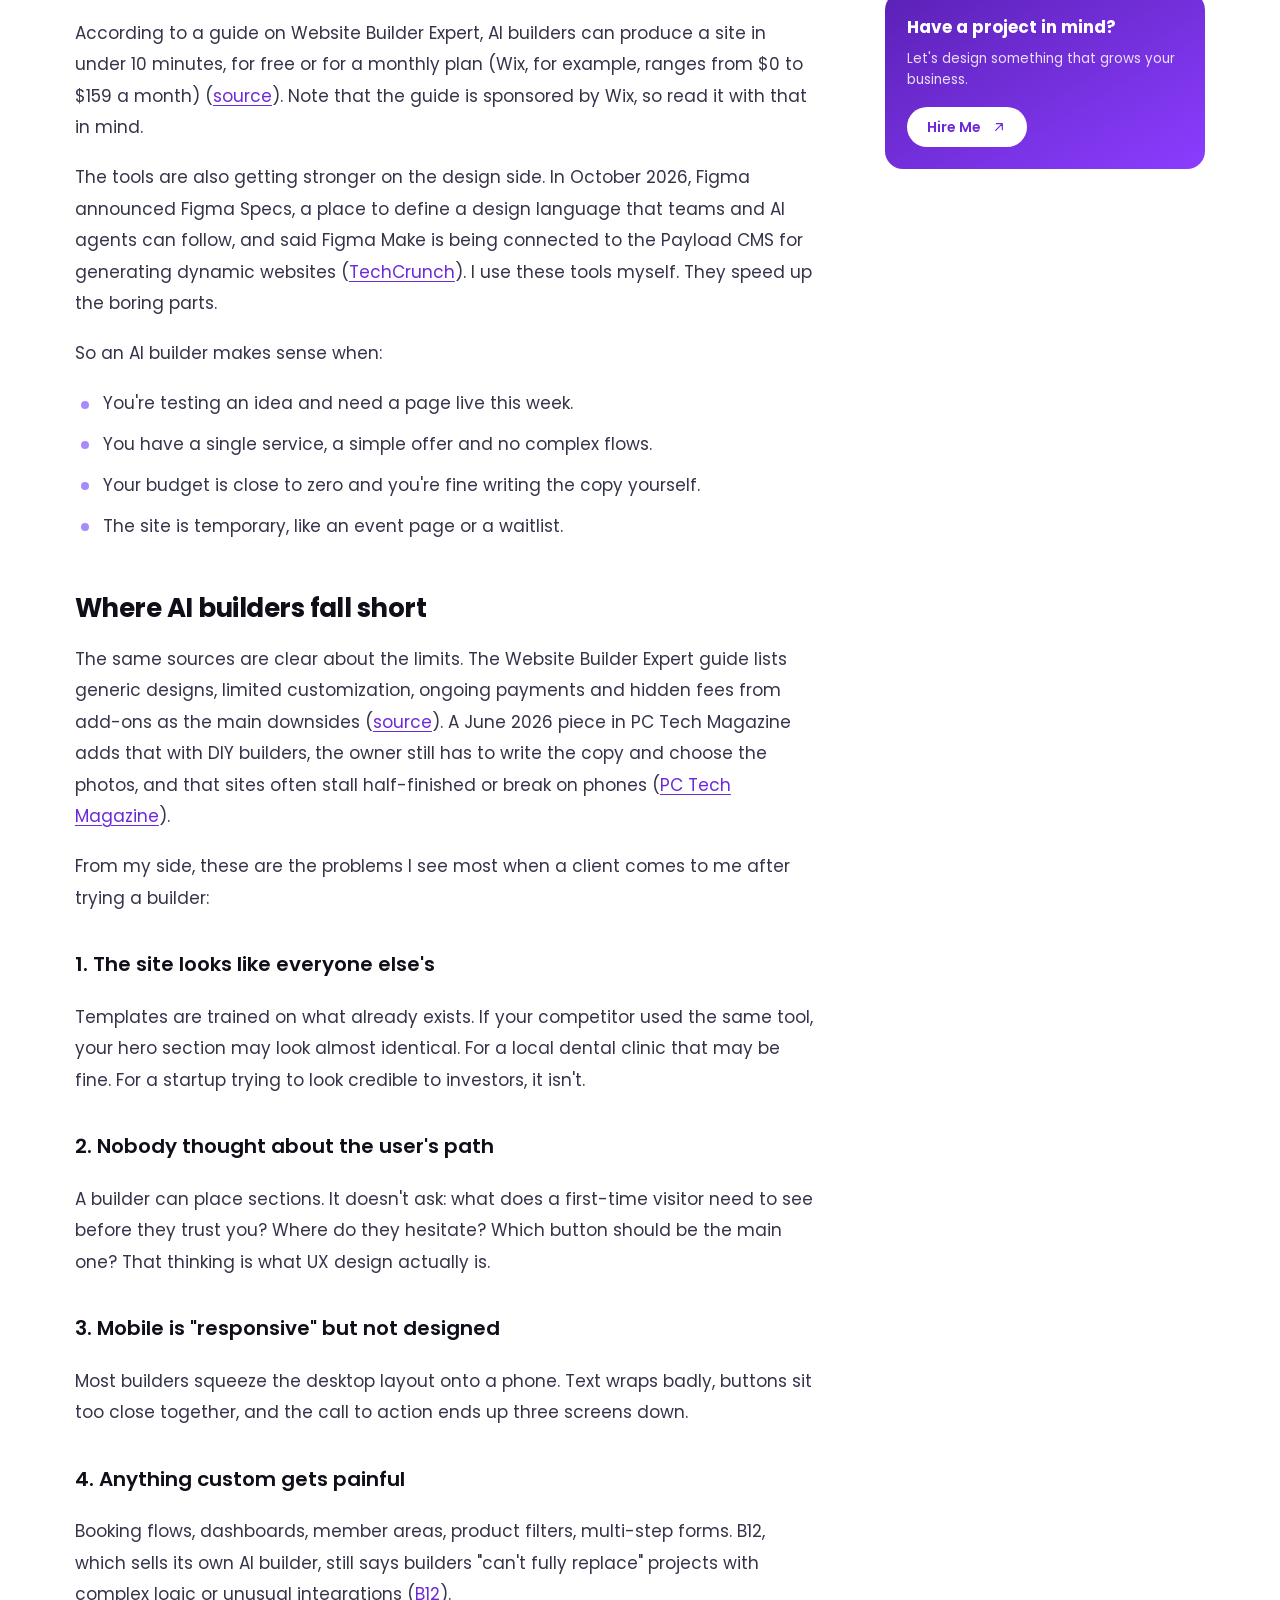
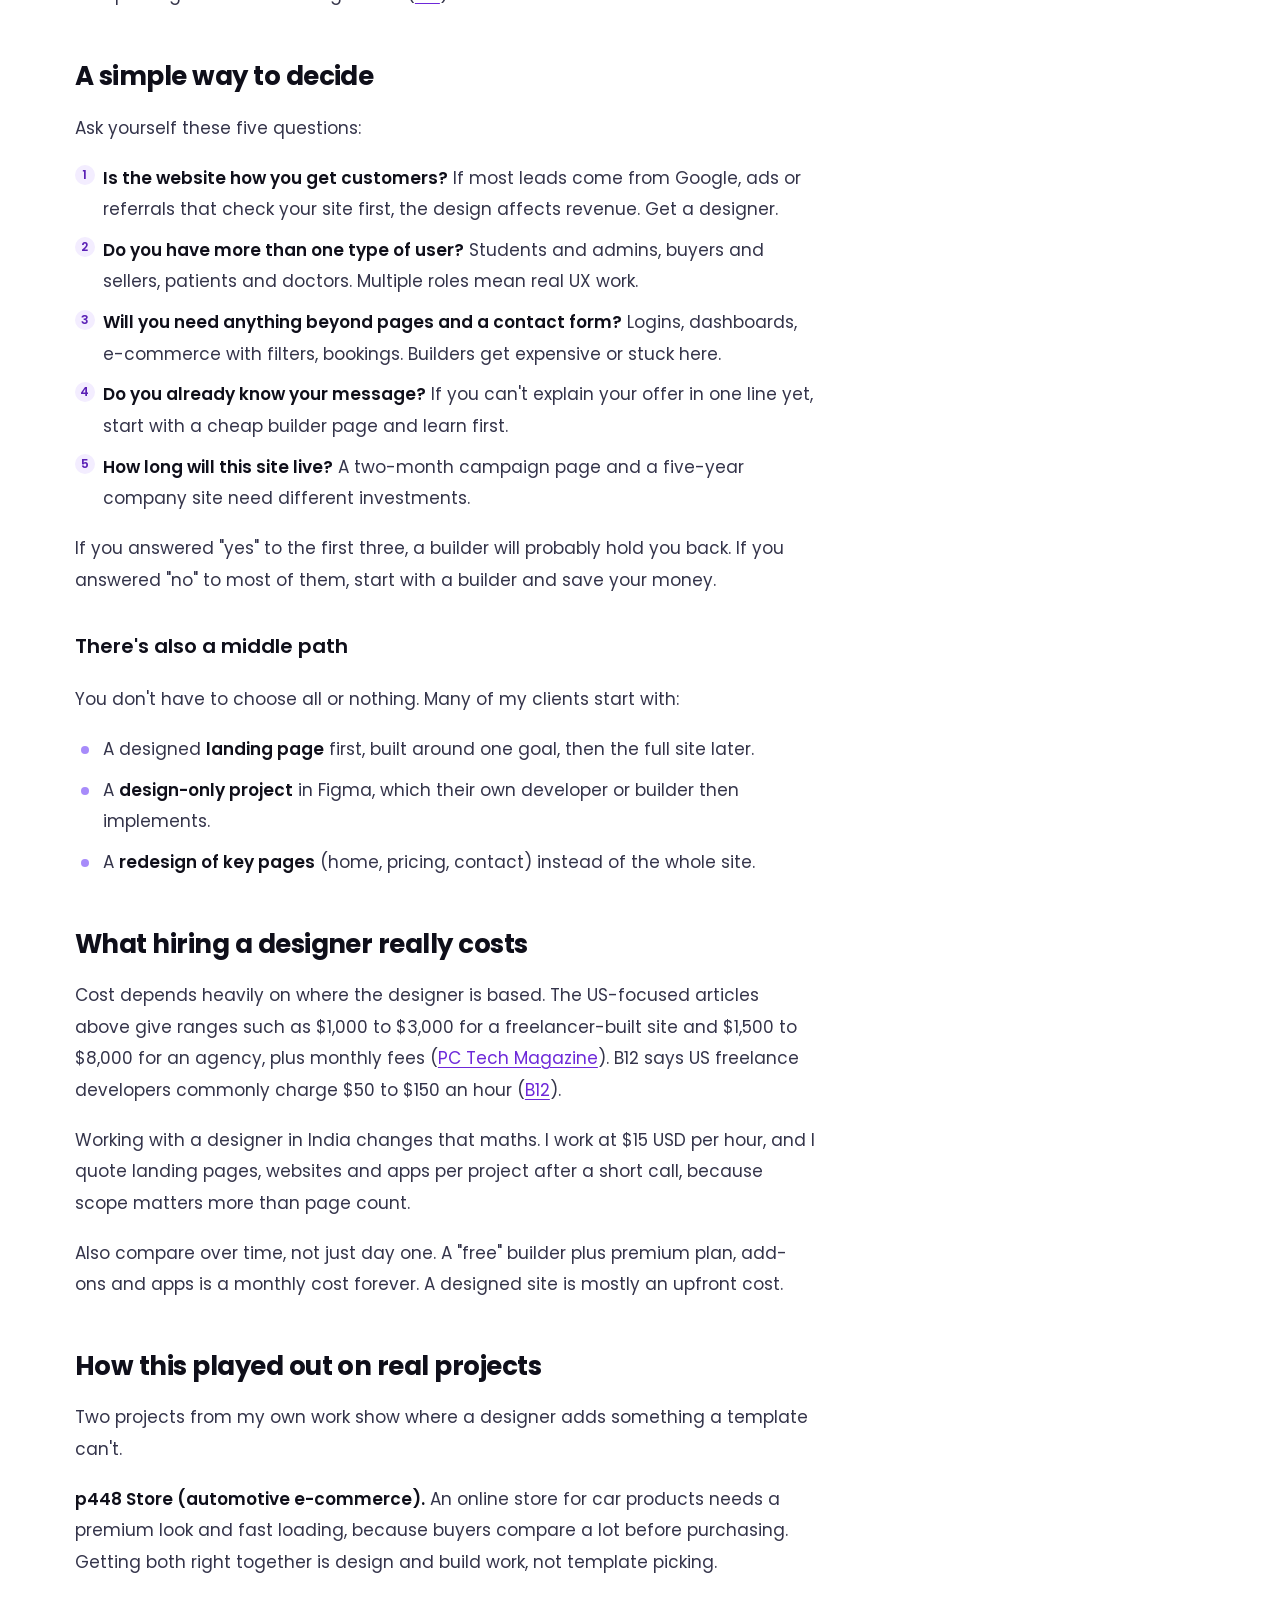
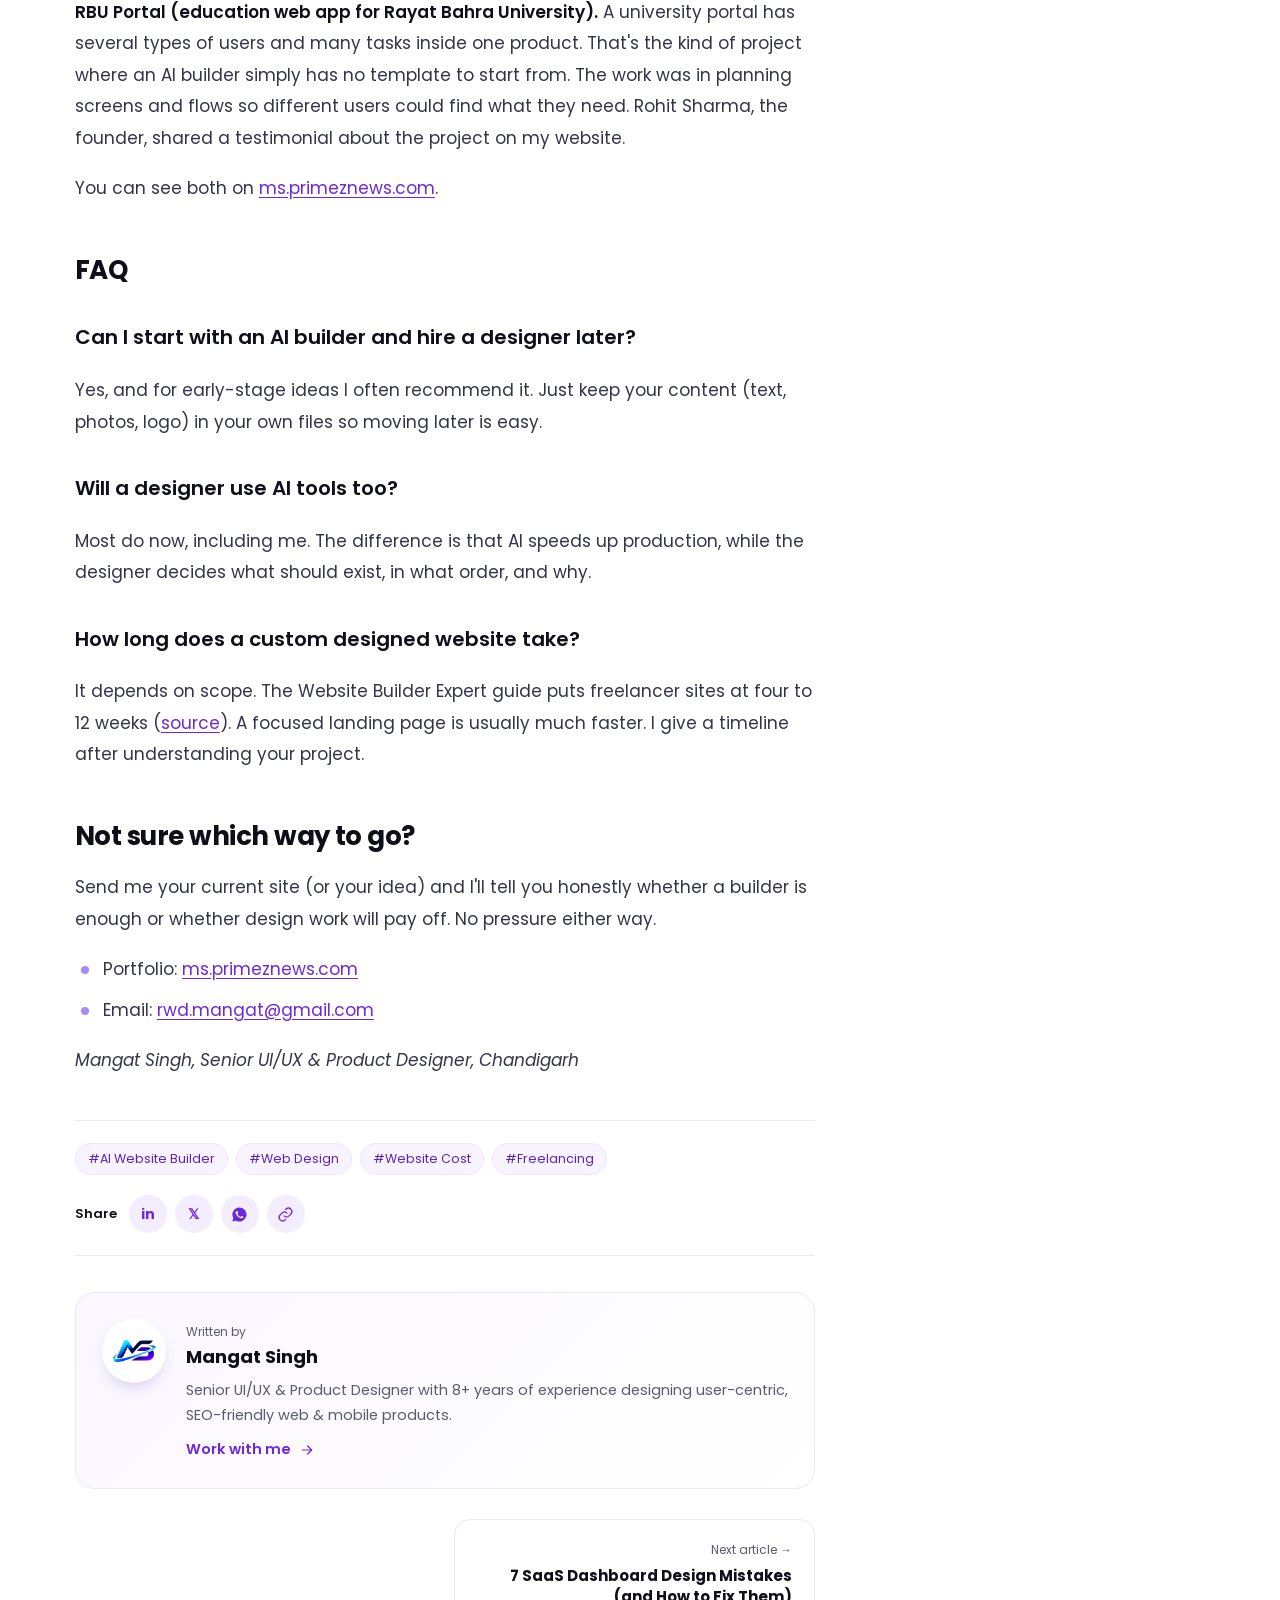
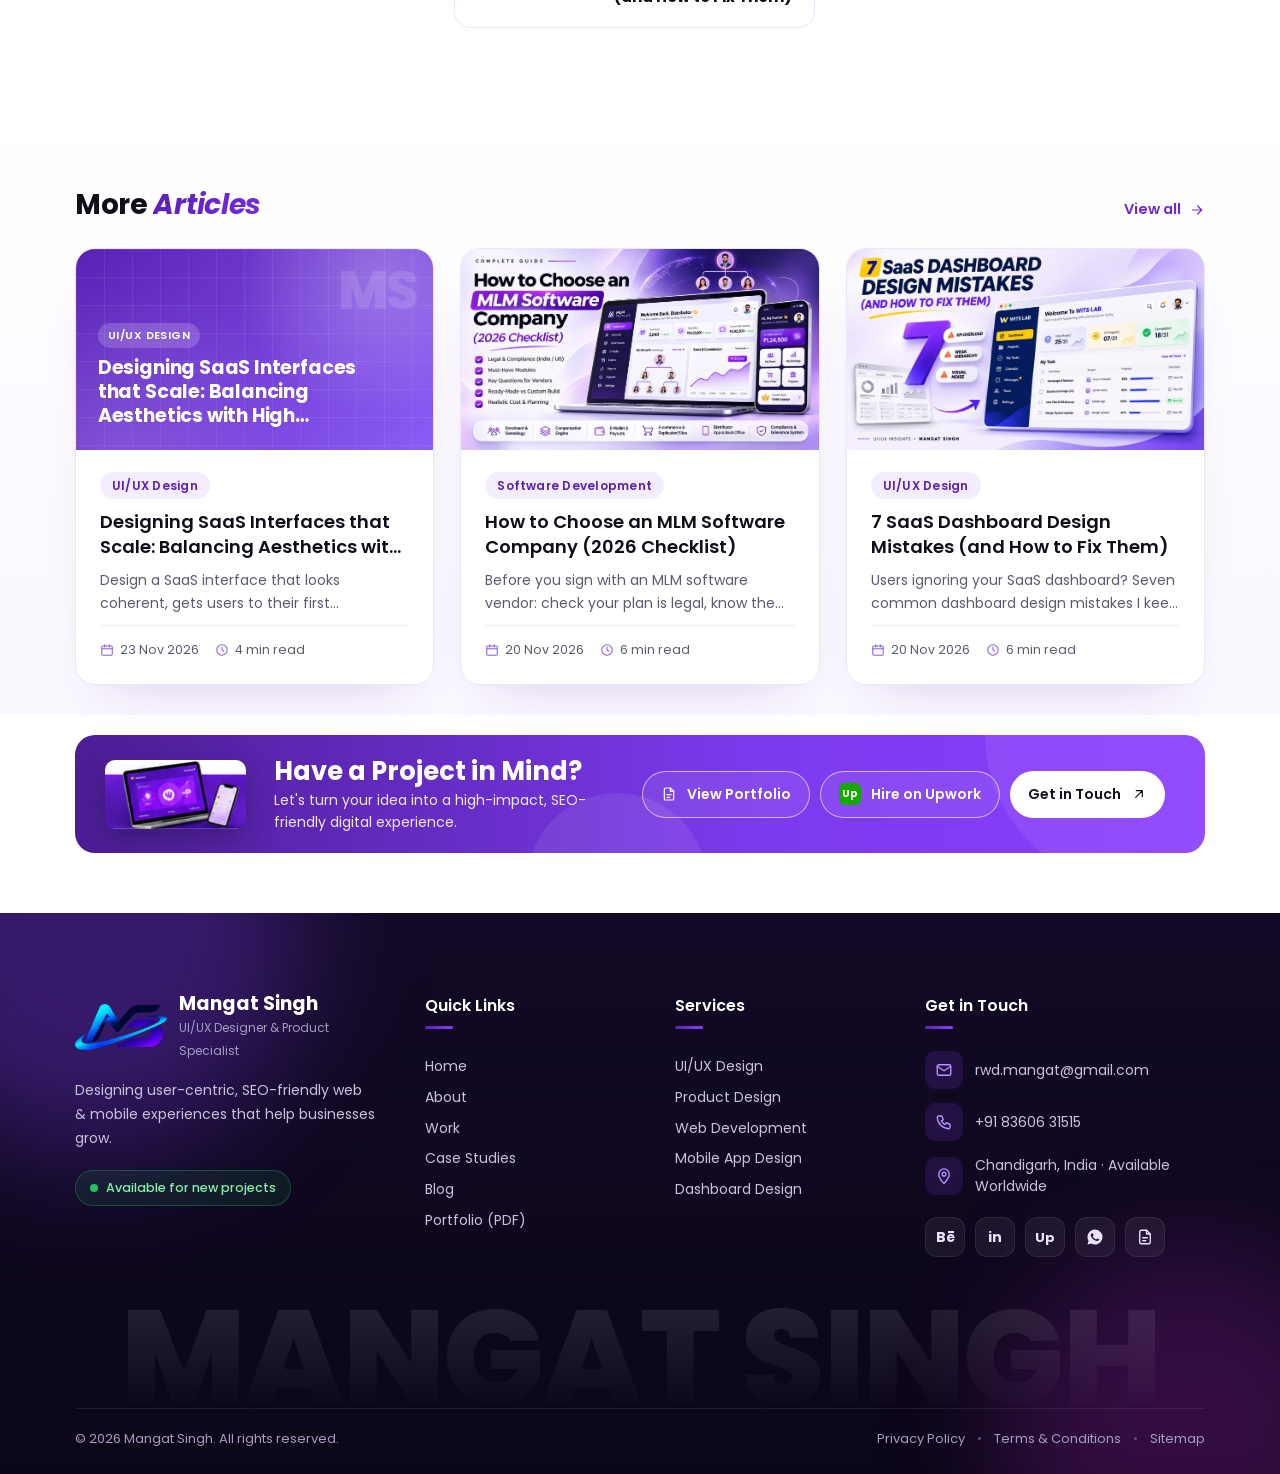
<file: ai-website-builder-vs-designer.html>
<!DOCTYPE html>
<html lang="en" prefix="og: https://ogp.me/ns#">
<head>
    <meta charset="UTF-8">
    <meta name="viewport" content="width=device-width, initial-scale=1.0">
    <!-- ===== Social share preview (LinkedIn, WhatsApp, Facebook, X) ===== -->
    <meta property="og:type" content="article">
    <meta property="og:site_name" content="Mangat Singh">
    <meta property="og:locale" content="en_US">
    <meta property="og:url" content="https://ms.primeznews.com/ai-website-builder-vs-designer.html">
    <meta property="og:title" content="AI Website Builder vs Hiring a Designer: How to Choose">
    <meta property="og:description" content="AI website builder or a real designer? A working UI/UX designer explains when each makes sense, what it really costs, and how to decide in 2026.">
    <meta property="og:image" content="https://ms.primeznews.com/assets/images/blog/ai-website-builder-vs-designer-og.jpg">
    <meta property="og:image:secure_url" content="https://ms.primeznews.com/assets/images/blog/ai-website-builder-vs-designer-og.jpg">
    <meta property="og:image:type" content="image/jpeg">
    <meta property="og:image:width" content="1200">
    <meta property="og:image:height" content="627">
    <meta property="og:image:alt" content="AI Website Builder vs Hiring a Designer - UI/UX perspective by Mangat Singh">
    <meta property="article:published_time" content="2026-11-18">
    <meta property="article:author" content="Mangat Singh">
    <meta name="image" content="https://ms.primeznews.com/assets/images/blog/ai-website-builder-vs-designer-og.jpg">
    <meta itemprop="image" content="https://ms.primeznews.com/assets/images/blog/ai-website-builder-vs-designer-og.jpg">
    <meta name="twitter:card" content="summary_large_image">
    <meta name="twitter:title" content="AI Website Builder vs Hiring a Designer: How to Choose">
    <meta name="twitter:description" content="AI website builder or a real designer? When each makes sense, what it really costs, and how to decide.">
    <meta name="twitter:image" content="https://ms.primeznews.com/assets/images/blog/ai-website-builder-vs-designer-og.jpg">
    <title>AI Website Builder vs Hiring a Designer: How to Choose | Mangat Singh Blog</title>
    <meta name="description" content="AI website builder or a real designer? A working UI/UX designer explains when each makes sense, what it really costs, and how to decide in 2026.">
    <meta name="keywords" content="AI website builder vs designer, AI website builder for small business, hire a web designer cost, freelance web designer vs AI, custom website design, website redesign">
    <meta name="author" content="Mangat Singh">
    <link rel="canonical" href="https://ms.primeznews.com/ai-website-builder-vs-designer.html">
    <script type="application/ld+json">
    {"@context": "https://schema.org", "@type": "BlogPosting", "headline": "AI Website Builder vs Hiring a Designer: How to Choose", "description": "AI website builder or a real designer? A working UI/UX designer explains when each makes sense, what it really costs, and how to decide in 2026.", "image": "https://ms.primeznews.com/assets/images/blog/ai-website-builder-vs-designer-og.jpg", "datePublished": "2026-11-18", "dateModified": "2026-11-18", "author": {"@type": "Person", "name": "Mangat Singh", "url": "https://ms.primeznews.com"}, "publisher": {"@type": "Person", "name": "Mangat Singh"}, "mainEntityOfPage": "https://ms.primeznews.com/ai-website-builder-vs-designer.html", "keywords": "AI website builder vs designer, AI website builder for small business, hire a web designer cost, freelance web designer vs AI, custom website design, website redesign"}
    </script>
    <link rel="icon" type="image/png" href="assets/images/favicon.png?v=26">
    <link rel="apple-touch-icon" href="assets/images/logo-icon.png">
    <link rel="preconnect" href="https://fonts.googleapis.com">
    <link rel="preconnect" href="https://fonts.gstatic.com" crossorigin>
    <link href="https://fonts.googleapis.com/css2?family=Poppins:wght@400;500;600;700;800&family=Mr+Dafoe&display=swap" rel="stylesheet">
    <link rel="stylesheet" href="assets/css/style.css?v=28">
    <link rel="stylesheet" href="assets/css/blog.css?v=8">
</head>
<body data-page="blog-detail" data-slug="ai-website-builder-vs-designer" id="top">
    <div class="read-progress"><span id="readProgress"></span></div>


    <!-- ===== Top Bar ===== -->
    <div class="topbar">
        <div class="container topbar-inner">
            <ul class="topbar-list">
                <li><span class="bolt">⚡</span> UI/UX Design</li>
                <li>Web &amp; Mobile Design</li>
                <li>Product Design</li>
                <li>Front-end (HTML/CSS)</li>
                <li>SEO-Friendly Websites</li>
            </ul>
            <ul class="topbar-list topbar-right">
                <li>
                    <svg viewBox="0 0 24 24" class="ico-sm"><path d="M12 22s7-7.2 7-12.5A7 7 0 0 0 5 9.5C5 14.8 12 22 12 22z"/><circle cx="12" cy="9.5" r="2.5"/></svg>
                    Chandigarh, India
                </li>
                <li>Available for Remote &amp; On-site Projects</li>
            </ul>
        </div>
    </div>

    <!-- ===== Header ===== -->
    <header class="header" id="header">
        <div class="container header-inner">
            <a href="index.html#home" class="brand" aria-label="Mangat Singh - Home">
                <img src="assets/images/logo-mark.png?v=26" alt="Mangat Singh" class="brand-img" width="570" height="285">
            </a>

            <nav class="nav" id="nav">
                <ul class="nav-links">
                    <li><a href="index.html#home">Home</a></li>
                    <li><a href="index.html#about">About</a></li>
                    <li class="has-dropdown">
                        <a href="index.html#services">Services
                            <svg viewBox="0 0 24 24" class="ico-xs"><path d="m6 9 6 6 6-6"/></svg>
                        </a>
                        <ul class="dropdown">
                            <li><a href="index.html#services">UI/UX Design</a></li>
                            <li><a href="index.html#services">Product Design</a></li>
                            <li><a href="index.html#services">Web Design &amp; Development</a></li>
                            <li><a href="index.html#services">Mobile App Design</a></li>
                        </ul>
                    </li>
                    <li><a href="index.html#work">Work</a></li>
                    <li><a href="index.html#case-studies">Case Studies</a></li>
                    <li><a href="blog.html" class="active">Blog</a></li>
                    <li><a href="index.html#contact">Contact</a></li>
                </ul>
                <a href="index.html#contact" class="btn btn-primary btn-sm nav-cta-mobile">Hire Me</a>
            </nav>

            <a href="index.html#contact" class="btn btn-primary btn-sm header-cta">
                Hire Me
                <svg viewBox="0 0 24 24" class="ico-sm"><path d="M7 17 17 7M8 7h9v9"/></svg>
            </a>

            <button class="menu-toggle" id="menuToggle" aria-label="Open menu">
                <span></span><span></span><span></span>
            </button>
        </div>
    </header>

    
    <main>
        <article class="b-post" id="postRoot">
            <!-- ===== Post header ===== -->
            <header class="b-post-head">
                <div class="container b-post-head-inner">
                    <nav class="b-crumbs" aria-label="Breadcrumb"><a href="index.html">Home</a><span>/</span><a href="blog.html">Blog</a><span>/</span><span id="postCrumb">AI Website Builder vs Hiring a Designer: How to Choose</span></nav>
                    <a href="blog.html?category=Web%20Design" class="b-cat b-cat-link" id="postCat">Web Design</a>
                    <h1 id="postTitle">AI Website Builder vs Hiring a Designer: How to Choose</h1>
                    <p class="b-post-excerpt" id="postExcerpt">AI website builder or a real designer? When each makes sense, what it really costs, and a simple 5-question way to decide.</p>
                    <div class="b-post-by">
                        <img src="assets/images/logo-mark.png" alt="" class="b-author-img">
                        <div><strong id="postAuthor">Mangat Singh</strong><div class="b-meta" id="postMeta"><span><svg viewBox="0 0 24 24"><rect x="3" y="5" width="18" height="16" rx="2"/><path d="M3 10h18M8 3v4M16 3v4"/></svg><time datetime="2026-11-18">18 Nov 2026</time></span><span><svg viewBox="0 0 24 24"><circle cx="12" cy="12" r="9"/><path d="M12 7v5l3 2"/></svg>6 min read</span></div></div>
                    </div>
                </div>
            </header>

            <div class="container">
                <div class="b-post-cover" id="postCover"><div class="b-cover"><img src="assets/images/blog/ai-website-builder-vs-designer.jpg" alt="AI website builder vs hiring a designer: a generic AI-generated template compared with custom UI/UX designs for web and mobile by Mangat Singh." width="1672" height="941" fetchpriority="high"></div></div>

                <div class="b-post-layout">
                    <!-- content -->
                    <div class="b-post-main">
                        <div class="b-prose" id="postBody">
                                        <p>You need a website, and every week you see another ad saying AI can build one in a few minutes. So it's fair to ask: why pay a designer at all?</p>
                                        <p>I've designed 100+ websites and 60+ mobile apps over the past 8+ years, and I get this question from founders a lot now. My honest answer is that sometimes the AI builder <em>is</em> the right call. Other times it quietly costs you leads for a year before you notice. This post is about telling those two situations apart.</p>
                                        <h2>What AI website builders actually do well</h2>
                                        <p>Let's be fair to the tools first. An AI builder asks you a few questions, picks a template, writes some starter text and puts a site online. That's useful.</p>
                                        <p>According to a guide on Website Builder Expert, AI builders can produce a site in under 10 minutes, for free or for a monthly plan (Wix, for example, ranges from $0 to $159 a month) (<a href="https://www.websitebuilderexpert.com/building-websites/ai-vs-freelancer/">source</a>). Note that the guide is sponsored by Wix, so read it with that in mind.</p>
                                        <p>The tools are also getting stronger on the design side. In October 2026, Figma announced Figma Specs, a place to define a design language that teams and AI agents can follow, and said Figma Make is being connected to the Payload CMS for generating dynamic websites (<a href="https://techcrunch.com/2026/10/14/figma-announces-new-features-to-define-how-agents-work-on-its-platform/">TechCrunch</a>). I use these tools myself. They speed up the boring parts.</p>
                                        <p>So an AI builder makes sense when:</p>
                                        <ul>
                                        <li>You're testing an idea and need a page live this week.</li>
                                        <li>You have a single service, a simple offer and no complex flows.</li>
                                        <li>Your budget is close to zero and you're fine writing the copy yourself.</li>
                                        <li>The site is temporary, like an event page or a waitlist.</li>
                                        </ul>
                                        <h2>Where AI builders fall short</h2>
                                        <p>The same sources are clear about the limits. The Website Builder Expert guide lists generic designs, limited customization, ongoing payments and hidden fees from add-ons as the main downsides (<a href="https://www.websitebuilderexpert.com/building-websites/ai-vs-freelancer/">source</a>). A June 2026 piece in PC Tech Magazine adds that with DIY builders, the owner still has to write the copy and choose the photos, and that sites often stall half-finished or break on phones (<a href="https://pctechmag.com/2026/06/website-builder-vs-web-designer-in-the-ai-search-era/">PC Tech Magazine</a>).</p>
                                        <p>From my side, these are the problems I see most when a client comes to me after trying a builder:</p>
                                        <h3>1. The site looks like everyone else's</h3>
                                        <p>Templates are trained on what already exists. If your competitor used the same tool, your hero section may look almost identical. For a local dental clinic that may be fine. For a startup trying to look credible to investors, it isn't.</p>
                                        <h3>2. Nobody thought about the user's path</h3>
                                        <p>A builder can place sections. It doesn't ask: what does a first-time visitor need to see before they trust you? Where do they hesitate? Which button should be the main one? That thinking is what UX design actually is.</p>
                                        <h3>3. Mobile is "responsive" but not designed</h3>
                                        <p>Most builders squeeze the desktop layout onto a phone. Text wraps badly, buttons sit too close together, and the call to action ends up three screens down.</p>
                                        <h3>4. Anything custom gets painful</h3>
                                        <p>Booking flows, dashboards, member areas, product filters, multi-step forms. B12, which sells its own AI builder, still says builders "can't fully replace" projects with complex logic or unusual integrations (<a href="https://www.b12.io/resource-center/small-business-basics/ai-website-builders-vs-hiring-a-developer-which-costs-more/">B12</a>).</p>
                                        <h2>A simple way to decide</h2>
                                        <p>Ask yourself these five questions:</p>
                                        <ol>
                                        <li><strong>Is the website how you get customers?</strong> If most leads come from Google, ads or referrals that check your site first, the design affects revenue. Get a designer.</li>
                                        <li><strong>Do you have more than one type of user?</strong> Students and admins, buyers and sellers, patients and doctors. Multiple roles mean real UX work.</li>
                                        <li><strong>Will you need anything beyond pages and a contact form?</strong> Logins, dashboards, e-commerce with filters, bookings. Builders get expensive or stuck here.</li>
                                        <li><strong>Do you already know your message?</strong> If you can't explain your offer in one line yet, start with a cheap builder page and learn first.</li>
                                        <li><strong>How long will this site live?</strong> A two-month campaign page and a five-year company site need different investments.</li>
                                        </ol>
                                        <p>If you answered "yes" to the first three, a builder will probably hold you back. If you answered "no" to most of them, start with a builder and save your money.</p>
                                        <h3>There's also a middle path</h3>
                                        <p>You don't have to choose all or nothing. Many of my clients start with:</p>
                                        <ul>
                                        <li>A designed <strong>landing page</strong> first, built around one goal, then the full site later.</li>
                                        <li>A <strong>design-only project</strong> in Figma, which their own developer or builder then implements.</li>
                                        <li>A <strong>redesign of key pages</strong> (home, pricing, contact) instead of the whole site.</li>
                                        </ul>
                                        <h2>What hiring a designer really costs</h2>
                                        <p>Cost depends heavily on where the designer is based. The US-focused articles above give ranges such as $1,000 to $3,000 for a freelancer-built site and $1,500 to $8,000 for an agency, plus monthly fees (<a href="https://pctechmag.com/2026/06/website-builder-vs-web-designer-in-the-ai-search-era/">PC Tech Magazine</a>). B12 says US freelance developers commonly charge $50 to $150 an hour (<a href="https://www.b12.io/resource-center/small-business-basics/ai-website-builders-vs-hiring-a-developer-which-costs-more/">B12</a>).</p>
                                        <p>Working with a designer in India changes that maths. I work at $15 USD per hour, and I quote landing pages, websites and apps per project after a short call, because scope matters more than page count.</p>
                                        <p>Also compare over time, not just day one. A "free" builder plus premium plan, add-ons and apps is a monthly cost forever. A designed site is mostly an upfront cost.</p>
                                        <h2>How this played out on real projects</h2>
                                        <p>Two projects from my own work show where a designer adds something a template can't.</p>
                                        <p><strong>p448 Store (automotive e-commerce).</strong> An online store for car products needs a premium look and fast loading, because buyers compare a lot before purchasing. Getting both right together is design and build work, not template picking.</p>
                                        <p><strong>RBU Portal (education web app for Rayat Bahra University).</strong> A university portal has several types of users and many tasks inside one product. That's the kind of project where an AI builder simply has no template to start from. The work was in planning screens and flows so different users could find what they need. Rohit Sharma, the founder, shared a testimonial about the project on my website.</p>
                                        <p>You can see both on <a href="https://ms.primeznews.com">ms.primeznews.com</a>.</p>
                                        <h2>FAQ</h2>
                                        <h3>Can I start with an AI builder and hire a designer later?</h3>
                                        <p>Yes, and for early-stage ideas I often recommend it. Just keep your content (text, photos, logo) in your own files so moving later is easy.</p>
                                        <h3>Will a designer use AI tools too?</h3>
                                        <p>Most do now, including me. The difference is that AI speeds up production, while the designer decides what should exist, in what order, and why.</p>
                                        <h3>How long does a custom designed website take?</h3>
                                        <p>It depends on scope. The Website Builder Expert guide puts freelancer sites at four to 12 weeks (<a href="https://www.websitebuilderexpert.com/building-websites/ai-vs-freelancer/">source</a>). A focused landing page is usually much faster. I give a timeline after understanding your project.</p>
                                        <h2>Not sure which way to go?</h2>
                                        <p>Send me your current site (or your idea) and I'll tell you honestly whether a builder is enough or whether design work will pay off. No pressure either way.</p>
                                        <ul>
                                        <li>Portfolio: <a href="https://ms.primeznews.com">ms.primeznews.com</a></li>
                                        <li>Email: <a href="mailto:rwd.mangat@gmail.com">rwd.mangat@gmail.com</a></li>
                                        </ul>
                                        <p><em>Mangat Singh, Senior UI/UX &amp; Product Designer, Chandigarh</em></p>

                        </div>

                        <div class="b-post-foot">
                            <div class="b-tags" id="postTags"><span>#AI Website Builder</span><span>#Web Design</span><span>#Website Cost</span><span>#Freelancing</span></div>
                            <div class="b-share">
                                <span>Share</span>
                                <a id="shareLinkedIn" href="#" target="_blank" rel="noopener" aria-label="Share on LinkedIn" class="b-share-btn"><b>in</b></a>
                                <a id="shareX" href="#" target="_blank" rel="noopener" aria-label="Share on X" class="b-share-btn"><b>𝕏</b></a>
                                <a id="shareWhatsApp" href="#" target="_blank" rel="noopener" aria-label="Share on WhatsApp" class="b-share-btn"><svg viewBox="0 0 24 24" class="fill"><path d="M12 2a10 10 0 0 0-8.6 15.1L2 22l5-1.3A10 10 0 1 0 12 2zm5.3 14.1c-.2.6-1.3 1.2-1.8 1.2-.5.1-1 .2-3.3-.7-2.8-1.1-4.5-3.9-4.7-4.1-.1-.2-1.1-1.5-1.1-2.9s.7-2 1-2.3c.2-.3.5-.3.7-.3h.5c.2 0 .4 0 .6.5l.8 2c.1.2.1.3 0 .5l-.4.6-.4.4c-.1.1-.3.3-.1.6.2.3.8 1.3 1.7 2.1 1.2 1 2.1 1.4 2.4 1.5.3.2.5.1.6 0l.9-1c.2-.3.4-.2.6-.1l1.9.9c.3.1.5.2.5.3.1.2.1.7-.1 1.3z"/></svg></a>
                                <button id="shareCopy" class="b-share-btn" aria-label="Copy link"><svg viewBox="0 0 24 24"><path d="M10 14a5 5 0 0 0 7 0l3-3a5 5 0 0 0-7-7l-1 1"/><path d="M14 10a5 5 0 0 0-7 0l-3 3a5 5 0 0 0 7 7l1-1"/></svg><em>Copied!</em></button>
                            </div>
                        </div>

                        <div class="b-author-box">
                            <img src="assets/images/logo-mark.png" alt="">
                            <div>
                                <small>Written by</small>
                                <strong>Mangat Singh</strong>
                                <p>Senior UI/UX &amp; Product Designer with 8+ years of experience designing user-centric, SEO-friendly web &amp; mobile products.</p>
                                <a href="index.html#contact" class="wm-link">Work with me <svg viewBox="0 0 24 24" class="ico-sm"><path d="M5 12h14M13 6l6 6-6 6"/></svg></a>
                            </div>
                        </div>

                        <nav class="b-prevnext" id="postPrevNext" aria-label="More articles"></nav>
                    </div>

                    <!-- sidebar -->
                    <aside class="b-post-side">
                        <div class="b-side-card" id="postTocWrap">
                            <h4>On this page</h4>
                            <ol class="b-toc" id="postToc"></ol>
                        </div>
                        <div class="b-side-card b-side-cta">
                            <h4>Have a project in mind?</h4>
                            <p>Let's design something that grows your business.</p>
                            <a href="index.html#contact" class="btn btn-primary btn-sm">Hire Me <svg viewBox="0 0 24 24" class="ico-sm"><path d="M7 17 17 7M8 7h9v9"/></svg></a>
                        </div>
                    </aside>
                </div>
            </div>

            <!-- related -->
            <section class="b-related" id="postRelated">
                <div class="container">
                    <div class="b-related-head">
                        <h2 class="it2-title">More <span class="text-gradient">Articles</span></h2>
                        <a href="blog.html" class="wm-link">View all <svg viewBox="0 0 24 24" class="ico-sm"><path d="M5 12h14M13 6l6 6-6 6"/></svg></a>
                    </div>
                    <div class="b-grid" id="relatedGrid"></div>
                </div>
            </section>
        </article>


        <!-- ===== CTA ===== -->
        <section class="cta-wrap" id="contact">
            <div class="container">
                <div class="cta">
                    <img src="assets/images/cta-device.jpg" alt="" class="cta-img" aria-hidden="true">
                    <div class="cta-text">
                        <h2>Have a Project in Mind?</h2>
                        <p>Let's turn your idea into a high-impact, SEO-friendly digital experience.</p>
                    </div>
                    <div class="cta-actions">
                        <a href="assets/docs/Mangat-Singh-UI-UX-Portfolio.pdf" class="btn btn-ghost-white" target="_blank" rel="noopener">
                            <svg viewBox="0 0 24 24" class="ico-sm"><path d="M14 3H7a2 2 0 0 0-2 2v14a2 2 0 0 0 2 2h10a2 2 0 0 0 2-2V8z"/><path d="M14 3v5h5M9 13h6M9 17h4"/></svg>
                            View Portfolio
                        </a>
                        <a href="https://www.upwork.com/freelancers/~0131b9f00ed8ef86f9" target="_blank" rel="noopener" class="btn btn-ghost-white">
                            <span class="up-badge">Up</span>
                            Hire on Upwork
                        </a>
                        <a href="mailto:rwd.mangat@gmail.com?subject=Project%20enquiry" class="btn btn-white">
                            Get in Touch
                            <svg viewBox="0 0 24 24" class="ico-sm"><path d="M7 17 17 7M8 7h9v9"/></svg>
                        </a>
                    </div>
                </div>
            </div>
        </section>
        </main>


    <!-- ===== Footer ===== -->
    <footer class="footer">
        <div class="footer-glow footer-glow-1"></div>
        <div class="footer-glow footer-glow-2"></div>

        <div class="container">
            <div class="footer-grid">
                <!-- Brand -->
                <div class="footer-about">
                    <a href="index.html#home" class="footer-logo" aria-label="Mangat Singh - Home">
                        <img src="assets/images/logo-mark.png?v=26" alt="Mangat Singh" class="brand-img" width="570" height="285">
                        <span>
                            <strong>Mangat Singh</strong>
                            <small>UI/UX Designer &amp; Product Specialist</small>
                        </span>
                    </a>
                    <p>Designing user-centric, SEO-friendly web &amp; mobile experiences that help businesses grow.</p>
                    <span class="status-pill"><span class="dot"></span> Available for new projects</span>
                </div>

                <!-- Links -->
                <div class="footer-col">
                    <h4>Quick Links</h4>
                    <a href="index.html#home">Home</a>
                    <a href="index.html#about">About</a>
                    <a href="index.html#work">Work</a>
                    <a href="index.html#case-studies">Case Studies</a>
                    <a href="blog.html">Blog</a>
                    <a href="assets/docs/Mangat-Singh-UI-UX-Portfolio.pdf" target="_blank" rel="noopener">Portfolio (PDF)</a>
                </div>
                <div class="footer-col">
                    <h4>Services</h4>
                    <a href="index.html#services">UI/UX Design</a>
                    <a href="index.html#services">Product Design</a>
                    <a href="index.html#services">Web Development</a>
                    <a href="index.html#services">Mobile App Design</a>
                    <a href="index.html#services">Dashboard Design</a>
                </div>

                <!-- Contact -->
                <div class="footer-col footer-contact">
                    <h4>Get in Touch</h4>
                    <a href="mailto:rwd.mangat@gmail.com" class="contact-line">
                        <span class="c-ico"><svg viewBox="0 0 24 24"><rect x="3" y="5" width="18" height="14" rx="2"/><path d="m3 7 9 6 9-6"/></svg></span>
                        rwd.mangat@gmail.com
                    </a>
                    <a href="https://wa.me/918360631515" target="_blank" rel="noopener" class="contact-line">
                        <span class="c-ico"><svg viewBox="0 0 24 24"><path d="M5 4h4l2 5-2.5 1.5a11 11 0 0 0 5 5L15 13l5 2v4a2 2 0 0 1-2 2A16 16 0 0 1 3 6a2 2 0 0 1 2-2"/></svg></span>
                        +91 83606 31515
                    </a>
                    <div class="contact-line">
                        <span class="c-ico"><svg viewBox="0 0 24 24"><path d="M12 22s7-7.2 7-12.5A7 7 0 0 0 5 9.5C5 14.8 12 22 12 22z"/><circle cx="12" cy="9.5" r="2.5"/></svg></span>
                        Chandigarh, India &middot; Available Worldwide
                    </div>
                    <div class="socials">
                        <a href="https://www.behance.net/mangat" target="_blank" rel="noopener" aria-label="Behance" class="social">Bē</a>
                        <a href="https://www.linkedin.com/in/rwdesigner1/" target="_blank" rel="noopener" aria-label="LinkedIn" class="social">in</a>
                        <a href="https://www.upwork.com/freelancers/~0131b9f00ed8ef86f9" target="_blank" rel="noopener" aria-label="Upwork" class="social social-up">Up</a>
                        <a href="https://wa.me/918360631515" target="_blank" rel="noopener" aria-label="WhatsApp" class="social"><svg viewBox="0 0 24 24" class="fill"><path d="M12 2a10 10 0 0 0-8.6 15.1L2 22l5-1.3A10 10 0 1 0 12 2zm5.3 14.1c-.2.6-1.3 1.2-1.8 1.2-.5.1-1 .2-3.3-.7-2.8-1.1-4.5-3.9-4.7-4.1-.1-.2-1.1-1.5-1.1-2.9s.7-2 1-2.3c.2-.3.5-.3.7-.3h.5c.2 0 .4 0 .6.5l.8 2c.1.2.1.3 0 .5l-.4.6-.4.4c-.1.1-.3.3-.1.6.2.3.8 1.3 1.7 2.1 1.2 1 2.1 1.4 2.4 1.5.3.2.5.1.6 0l.9-1c.2-.3.4-.2.6-.1l1.9.9c.3.1.5.2.5.3.1.2.1.7-.1 1.3z"/></svg></a>
                        <a href="assets/docs/Mangat-Singh-UI-UX-Portfolio.pdf" target="_blank" rel="noopener" aria-label="View portfolio PDF" class="social"><svg viewBox="0 0 24 24"><path d="M14 3H7a2 2 0 0 0-2 2v14a2 2 0 0 0 2 2h10a2 2 0 0 0 2-2V8z"/><path d="M14 3v5h5M9 13h6M9 17h4"/></svg></a>
                    </div>
                </div>
            </div>

            <div class="footer-watermark" aria-hidden="true">MANGAT SINGH</div>

            <div class="footer-bottom">
                <p>&copy; <span id="year"></span> Mangat Singh. All rights reserved.</p>
                <ul>
                    <li><a href="privacy.html">Privacy Policy</a></li>
                    <li><a href="terms.html">Terms &amp; Conditions</a></li>
                    <li><a href="sitemap.xml">Sitemap</a></li>
                </ul>
            </div>
        </div>

        <a href="#top" class="back-top" id="backTop" aria-label="Back to top">
            <svg viewBox="0 0 24 24"><path d="M12 19V5M5 12l7-7 7 7"/></svg>
        </a>
    </footer>

        <script src="assets/js/script.js?v=27"></script>
    <script src="assets/js/blog-data.js?v=5"></script>
    <script src="assets/js/blog.js?v=6"></script>
</body>
</html>
</file>
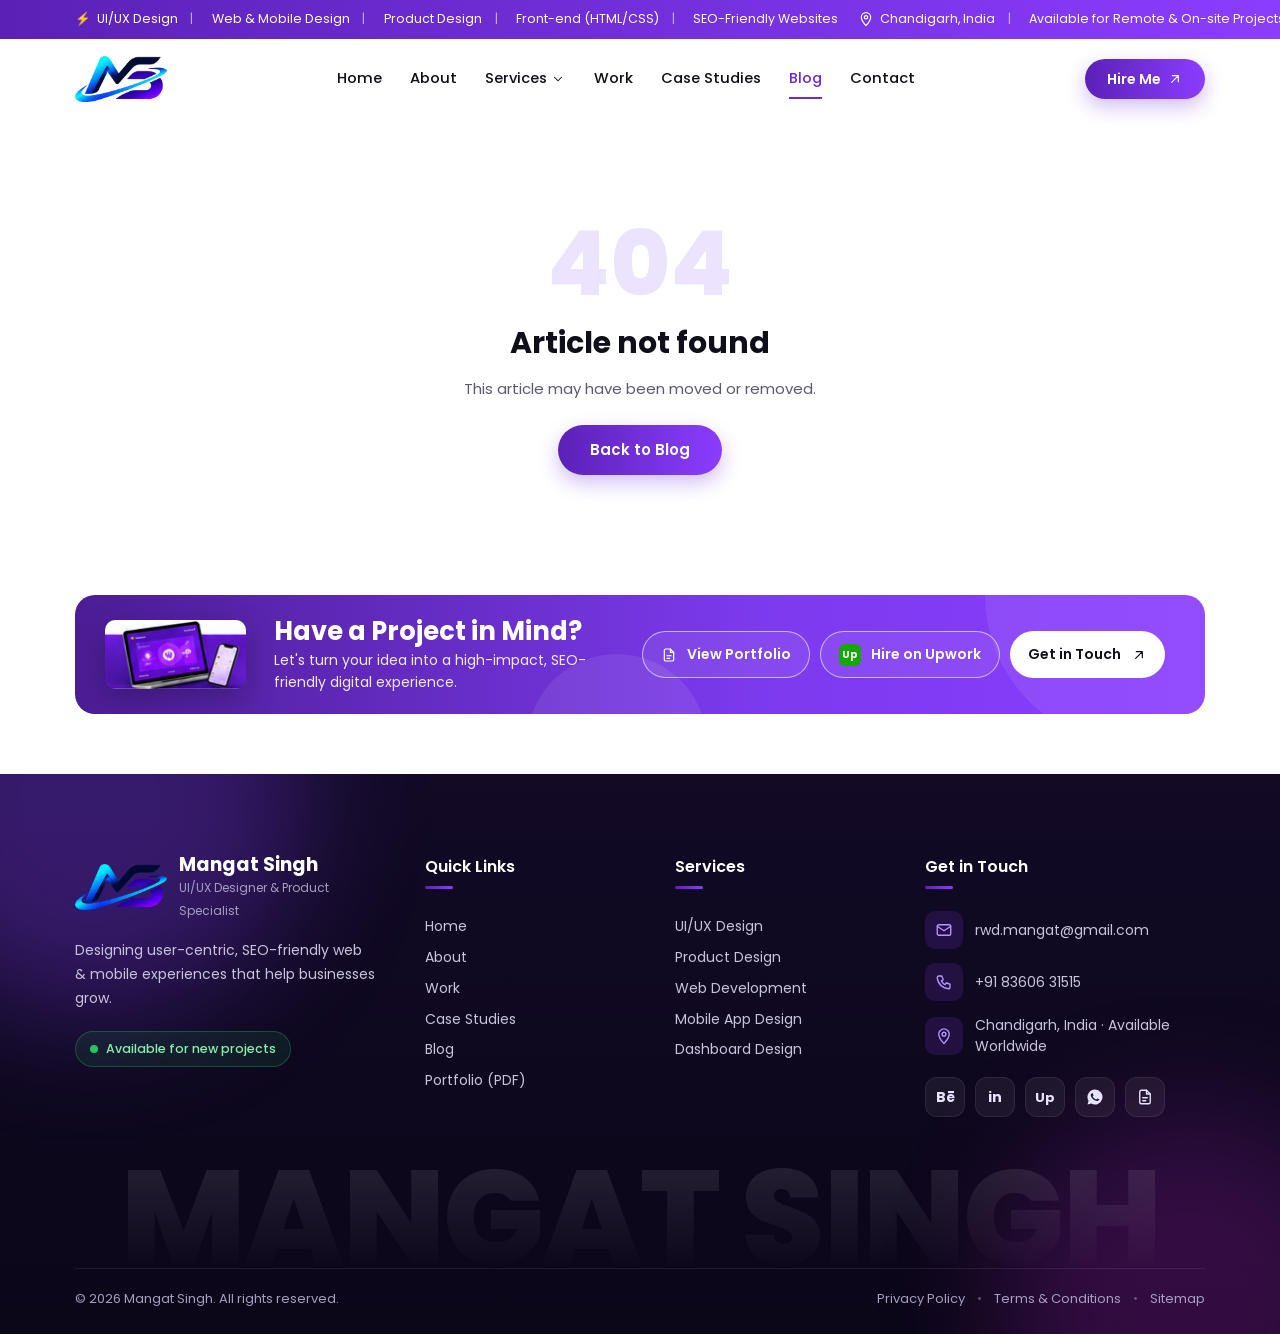
<file: blog-detail.html>
<!DOCTYPE html>
<html lang="en" prefix="og: https://ogp.me/ns#">
<head>
    <meta charset="UTF-8">
    <meta name="viewport" content="width=device-width, initial-scale=1.0">
    <!-- ===== Social share preview (LinkedIn, WhatsApp, Facebook, X) ===== -->
    <meta property="og:type" content="website">
    <meta property="og:site_name" content="Mangat Singh">
    <meta property="og:locale" content="en_US">
    <meta property="og:url" content="https://ms.primeznews.com/blog.html">
    <meta property="og:title" content="Blog | Mangat Singh - UI/UX Designer">
    <meta property="og:description" content="Articles on UI/UX design, product design, dashboards and SEO-friendly websites by Mangat Singh.">
    <meta property="og:image" content="https://ms.primeznews.com/assets/images/og-home.jpg">
    <meta property="og:image:secure_url" content="https://ms.primeznews.com/assets/images/og-home.jpg">
    <meta property="og:image:type" content="image/jpeg">
    <meta property="og:image:width" content="1200">
    <meta property="og:image:height" content="627">
    <meta property="og:image:alt" content="Mangat Singh blog - design notes and insights">
    <meta name="image" content="https://ms.primeznews.com/assets/images/og-home.jpg">
    <meta name="twitter:card" content="summary_large_image">
    <meta name="twitter:title" content="Blog | Mangat Singh - UI/UX Designer">
    <meta name="twitter:description" content="Articles on UI/UX design, product design, dashboards and SEO-friendly websites by Mangat Singh.">
    <meta name="twitter:image" content="https://ms.primeznews.com/assets/images/og-home.jpg">
    <title>Article | Mangat Singh Blog</title>
    <meta name="description" content="Article by Mangat Singh, UI/UX Designer.">
    <link rel="icon" type="image/png" href="assets/images/favicon.png?v=26">
    <link rel="apple-touch-icon" href="assets/images/logo-icon.png">
    <link rel="preconnect" href="https://fonts.googleapis.com">
    <link rel="preconnect" href="https://fonts.gstatic.com" crossorigin>
    <link href="https://fonts.googleapis.com/css2?family=Poppins:wght@400;500;600;700;800&family=Mr+Dafoe&display=swap" rel="stylesheet">
    <link rel="stylesheet" href="assets/css/style.css?v=28">
    <link rel="stylesheet" href="assets/css/blog.css?v=8">
</head>
<body data-page="blog-detail" id="top">
    <div class="read-progress"><span id="readProgress"></span></div>


    <!-- ===== Top Bar ===== -->
    <div class="topbar">
        <div class="container topbar-inner">
            <ul class="topbar-list">
                <li><span class="bolt">⚡</span> UI/UX Design</li>
                <li>Web &amp; Mobile Design</li>
                <li>Product Design</li>
                <li>Front-end (HTML/CSS)</li>
                <li>SEO-Friendly Websites</li>
            </ul>
            <ul class="topbar-list topbar-right">
                <li>
                    <svg viewBox="0 0 24 24" class="ico-sm"><path d="M12 22s7-7.2 7-12.5A7 7 0 0 0 5 9.5C5 14.8 12 22 12 22z"/><circle cx="12" cy="9.5" r="2.5"/></svg>
                    Chandigarh, India
                </li>
                <li>Available for Remote &amp; On-site Projects</li>
            </ul>
        </div>
    </div>

    <!-- ===== Header ===== -->
    <header class="header" id="header">
        <div class="container header-inner">
            <a href="index.html#home" class="brand" aria-label="Mangat Singh - Home">
                <img src="assets/images/logo-mark.png?v=26" alt="Mangat Singh" class="brand-img" width="570" height="285">
            </a>

            <nav class="nav" id="nav">
                <ul class="nav-links">
                    <li><a href="index.html#home">Home</a></li>
                    <li><a href="index.html#about">About</a></li>
                    <li class="has-dropdown">
                        <a href="index.html#services">Services
                            <svg viewBox="0 0 24 24" class="ico-xs"><path d="m6 9 6 6 6-6"/></svg>
                        </a>
                        <ul class="dropdown">
                            <li><a href="index.html#services">UI/UX Design</a></li>
                            <li><a href="index.html#services">Product Design</a></li>
                            <li><a href="index.html#services">Web Design &amp; Development</a></li>
                            <li><a href="index.html#services">Mobile App Design</a></li>
                        </ul>
                    </li>
                    <li><a href="index.html#work">Work</a></li>
                    <li><a href="index.html#case-studies">Case Studies</a></li>
                    <li><a href="blog.html" class="active">Blog</a></li>
                    <li><a href="index.html#contact">Contact</a></li>
                </ul>
                <a href="index.html#contact" class="btn btn-primary btn-sm nav-cta-mobile">Hire Me</a>
            </nav>

            <a href="index.html#contact" class="btn btn-primary btn-sm header-cta">
                Hire Me
                <svg viewBox="0 0 24 24" class="ico-sm"><path d="M7 17 17 7M8 7h9v9"/></svg>
            </a>

            <button class="menu-toggle" id="menuToggle" aria-label="Open menu">
                <span></span><span></span><span></span>
            </button>
        </div>
    </header>

    
    <main>
        <article class="b-post" id="postRoot">
            <!-- ===== Post header ===== -->
            <header class="b-post-head">
                <div class="container b-post-head-inner">
                    <nav class="b-crumbs" aria-label="Breadcrumb"><a href="index.html">Home</a><span>/</span><a href="blog.html">Blog</a><span>/</span><span id="postCrumb"></span></nav>
                    <a href="blog.html" class="b-cat b-cat-link" id="postCat"></a>
                    <h1 id="postTitle"></h1>
                    <p class="b-post-excerpt" id="postExcerpt"></p>
                    <div class="b-post-by">
                        <img src="assets/images/logo-mark.png" alt="" class="b-author-img">
                        <div><strong id="postAuthor"></strong><div class="b-meta" id="postMeta"></div></div>
                    </div>
                </div>
            </header>

            <div class="container">
                <div class="b-post-cover" id="postCover"></div>

                <div class="b-post-layout">
                    <!-- content -->
                    <div class="b-post-main">
                        <div class="b-prose" id="postBody"></div>

                        <div class="b-post-foot">
                            <div class="b-tags" id="postTags"></div>
                            <div class="b-share">
                                <span>Share</span>
                                <a id="shareLinkedIn" href="#" target="_blank" rel="noopener" aria-label="Share on LinkedIn" class="b-share-btn"><b>in</b></a>
                                <a id="shareX" href="#" target="_blank" rel="noopener" aria-label="Share on X" class="b-share-btn"><b>𝕏</b></a>
                                <a id="shareWhatsApp" href="#" target="_blank" rel="noopener" aria-label="Share on WhatsApp" class="b-share-btn"><svg viewBox="0 0 24 24" class="fill"><path d="M12 2a10 10 0 0 0-8.6 15.1L2 22l5-1.3A10 10 0 1 0 12 2zm5.3 14.1c-.2.6-1.3 1.2-1.8 1.2-.5.1-1 .2-3.3-.7-2.8-1.1-4.5-3.9-4.7-4.1-.1-.2-1.1-1.5-1.1-2.9s.7-2 1-2.3c.2-.3.5-.3.7-.3h.5c.2 0 .4 0 .6.5l.8 2c.1.2.1.3 0 .5l-.4.6-.4.4c-.1.1-.3.3-.1.6.2.3.8 1.3 1.7 2.1 1.2 1 2.1 1.4 2.4 1.5.3.2.5.1.6 0l.9-1c.2-.3.4-.2.6-.1l1.9.9c.3.1.5.2.5.3.1.2.1.7-.1 1.3z"/></svg></a>
                                <button id="shareCopy" class="b-share-btn" aria-label="Copy link"><svg viewBox="0 0 24 24"><path d="M10 14a5 5 0 0 0 7 0l3-3a5 5 0 0 0-7-7l-1 1"/><path d="M14 10a5 5 0 0 0-7 0l-3 3a5 5 0 0 0 7 7l1-1"/></svg><em>Copied!</em></button>
                            </div>
                        </div>

                        <div class="b-author-box">
                            <img src="assets/images/logo-mark.png" alt="">
                            <div>
                                <small>Written by</small>
                                <strong>Mangat Singh</strong>
                                <p>Senior UI/UX &amp; Product Designer with 8+ years of experience designing user-centric, SEO-friendly web &amp; mobile products.</p>
                                <a href="index.html#contact" class="wm-link">Work with me <svg viewBox="0 0 24 24" class="ico-sm"><path d="M5 12h14M13 6l6 6-6 6"/></svg></a>
                            </div>
                        </div>

                        <nav class="b-prevnext" id="postPrevNext" aria-label="More articles"></nav>
                    </div>

                    <!-- sidebar -->
                    <aside class="b-post-side">
                        <div class="b-side-card" id="postTocWrap">
                            <h4>On this page</h4>
                            <ol class="b-toc" id="postToc"></ol>
                        </div>
                        <div class="b-side-card b-side-cta">
                            <h4>Have a project in mind?</h4>
                            <p>Let's design something that grows your business.</p>
                            <a href="index.html#contact" class="btn btn-primary btn-sm">Hire Me <svg viewBox="0 0 24 24" class="ico-sm"><path d="M7 17 17 7M8 7h9v9"/></svg></a>
                        </div>
                    </aside>
                </div>
            </div>

            <!-- related -->
            <section class="b-related" id="postRelated">
                <div class="container">
                    <div class="b-related-head">
                        <h2 class="it2-title">More <span class="text-gradient">Articles</span></h2>
                        <a href="blog.html" class="wm-link">View all <svg viewBox="0 0 24 24" class="ico-sm"><path d="M5 12h14M13 6l6 6-6 6"/></svg></a>
                    </div>
                    <div class="b-grid" id="relatedGrid"></div>
                </div>
            </section>
        </article>

        <!-- not found -->
        <section class="b-notfound" id="postNotFound" hidden>
            <div class="container">
                <strong>404</strong>
                <h2>Article not found</h2>
                <p>This article may have been moved or removed.</p>
                <a href="blog.html" class="btn btn-primary">Back to Blog</a>
            </div>
        </section>

        <!-- ===== CTA ===== -->
        <section class="cta-wrap" id="contact">
            <div class="container">
                <div class="cta">
                    <img src="assets/images/cta-device.jpg" alt="" class="cta-img" aria-hidden="true">
                    <div class="cta-text">
                        <h2>Have a Project in Mind?</h2>
                        <p>Let's turn your idea into a high-impact, SEO-friendly digital experience.</p>
                    </div>
                    <div class="cta-actions">
                        <a href="assets/docs/Mangat-Singh-UI-UX-Portfolio.pdf" class="btn btn-ghost-white" target="_blank" rel="noopener">
                            <svg viewBox="0 0 24 24" class="ico-sm"><path d="M14 3H7a2 2 0 0 0-2 2v14a2 2 0 0 0 2 2h10a2 2 0 0 0 2-2V8z"/><path d="M14 3v5h5M9 13h6M9 17h4"/></svg>
                            View Portfolio
                        </a>
                        <a href="https://www.upwork.com/freelancers/~0131b9f00ed8ef86f9" target="_blank" rel="noopener" class="btn btn-ghost-white">
                            <span class="up-badge">Up</span>
                            Hire on Upwork
                        </a>
                        <a href="mailto:rwd.mangat@gmail.com?subject=Project%20enquiry" class="btn btn-white">
                            Get in Touch
                            <svg viewBox="0 0 24 24" class="ico-sm"><path d="M7 17 17 7M8 7h9v9"/></svg>
                        </a>
                    </div>
                </div>
            </div>
        </section>
        </main>


    <!-- ===== Footer ===== -->
    <footer class="footer">
        <div class="footer-glow footer-glow-1"></div>
        <div class="footer-glow footer-glow-2"></div>

        <div class="container">
            <div class="footer-grid">
                <!-- Brand -->
                <div class="footer-about">
                    <a href="index.html#home" class="footer-logo" aria-label="Mangat Singh - Home">
                        <img src="assets/images/logo-mark.png?v=26" alt="Mangat Singh" class="brand-img" width="570" height="285">
                        <span>
                            <strong>Mangat Singh</strong>
                            <small>UI/UX Designer &amp; Product Specialist</small>
                        </span>
                    </a>
                    <p>Designing user-centric, SEO-friendly web &amp; mobile experiences that help businesses grow.</p>
                    <span class="status-pill"><span class="dot"></span> Available for new projects</span>
                </div>

                <!-- Links -->
                <div class="footer-col">
                    <h4>Quick Links</h4>
                    <a href="index.html#home">Home</a>
                    <a href="index.html#about">About</a>
                    <a href="index.html#work">Work</a>
                    <a href="index.html#case-studies">Case Studies</a>
                    <a href="blog.html">Blog</a>
                    <a href="assets/docs/Mangat-Singh-UI-UX-Portfolio.pdf" target="_blank" rel="noopener">Portfolio (PDF)</a>
                </div>
                <div class="footer-col">
                    <h4>Services</h4>
                    <a href="index.html#services">UI/UX Design</a>
                    <a href="index.html#services">Product Design</a>
                    <a href="index.html#services">Web Development</a>
                    <a href="index.html#services">Mobile App Design</a>
                    <a href="index.html#services">Dashboard Design</a>
                </div>

                <!-- Contact -->
                <div class="footer-col footer-contact">
                    <h4>Get in Touch</h4>
                    <a href="mailto:rwd.mangat@gmail.com" class="contact-line">
                        <span class="c-ico"><svg viewBox="0 0 24 24"><rect x="3" y="5" width="18" height="14" rx="2"/><path d="m3 7 9 6 9-6"/></svg></span>
                        rwd.mangat@gmail.com
                    </a>
                    <a href="https://wa.me/918360631515" target="_blank" rel="noopener" class="contact-line">
                        <span class="c-ico"><svg viewBox="0 0 24 24"><path d="M5 4h4l2 5-2.5 1.5a11 11 0 0 0 5 5L15 13l5 2v4a2 2 0 0 1-2 2A16 16 0 0 1 3 6a2 2 0 0 1 2-2"/></svg></span>
                        +91 83606 31515
                    </a>
                    <div class="contact-line">
                        <span class="c-ico"><svg viewBox="0 0 24 24"><path d="M12 22s7-7.2 7-12.5A7 7 0 0 0 5 9.5C5 14.8 12 22 12 22z"/><circle cx="12" cy="9.5" r="2.5"/></svg></span>
                        Chandigarh, India &middot; Available Worldwide
                    </div>
                    <div class="socials">
                        <a href="https://www.behance.net/mangat" target="_blank" rel="noopener" aria-label="Behance" class="social">Bē</a>
                        <a href="https://www.linkedin.com/in/rwdesigner1/" target="_blank" rel="noopener" aria-label="LinkedIn" class="social">in</a>
                        <a href="https://www.upwork.com/freelancers/~0131b9f00ed8ef86f9" target="_blank" rel="noopener" aria-label="Upwork" class="social social-up">Up</a>
                        <a href="https://wa.me/918360631515" target="_blank" rel="noopener" aria-label="WhatsApp" class="social"><svg viewBox="0 0 24 24" class="fill"><path d="M12 2a10 10 0 0 0-8.6 15.1L2 22l5-1.3A10 10 0 1 0 12 2zm5.3 14.1c-.2.6-1.3 1.2-1.8 1.2-.5.1-1 .2-3.3-.7-2.8-1.1-4.5-3.9-4.7-4.1-.1-.2-1.1-1.5-1.1-2.9s.7-2 1-2.3c.2-.3.5-.3.7-.3h.5c.2 0 .4 0 .6.5l.8 2c.1.2.1.3 0 .5l-.4.6-.4.4c-.1.1-.3.3-.1.6.2.3.8 1.3 1.7 2.1 1.2 1 2.1 1.4 2.4 1.5.3.2.5.1.6 0l.9-1c.2-.3.4-.2.6-.1l1.9.9c.3.1.5.2.5.3.1.2.1.7-.1 1.3z"/></svg></a>
                        <a href="assets/docs/Mangat-Singh-UI-UX-Portfolio.pdf" target="_blank" rel="noopener" aria-label="View portfolio PDF" class="social"><svg viewBox="0 0 24 24"><path d="M14 3H7a2 2 0 0 0-2 2v14a2 2 0 0 0 2 2h10a2 2 0 0 0 2-2V8z"/><path d="M14 3v5h5M9 13h6M9 17h4"/></svg></a>
                    </div>
                </div>
            </div>

            <div class="footer-watermark" aria-hidden="true">MANGAT SINGH</div>

            <div class="footer-bottom">
                <p>&copy; <span id="year"></span> Mangat Singh. All rights reserved.</p>
                <ul>
                    <li><a href="privacy.html">Privacy Policy</a></li>
                    <li><a href="terms.html">Terms &amp; Conditions</a></li>
                    <li><a href="sitemap.xml">Sitemap</a></li>
                </ul>
            </div>
        </div>

        <a href="#top" class="back-top" id="backTop" aria-label="Back to top">
            <svg viewBox="0 0 24 24"><path d="M12 19V5M5 12l7-7 7 7"/></svg>
        </a>
    </footer>

        <script src="assets/js/script.js?v=27"></script>
    <script src="assets/js/blog-data.js?v=5"></script>
    <script src="assets/js/blog.js?v=6"></script>
</body>
</html>
</file>
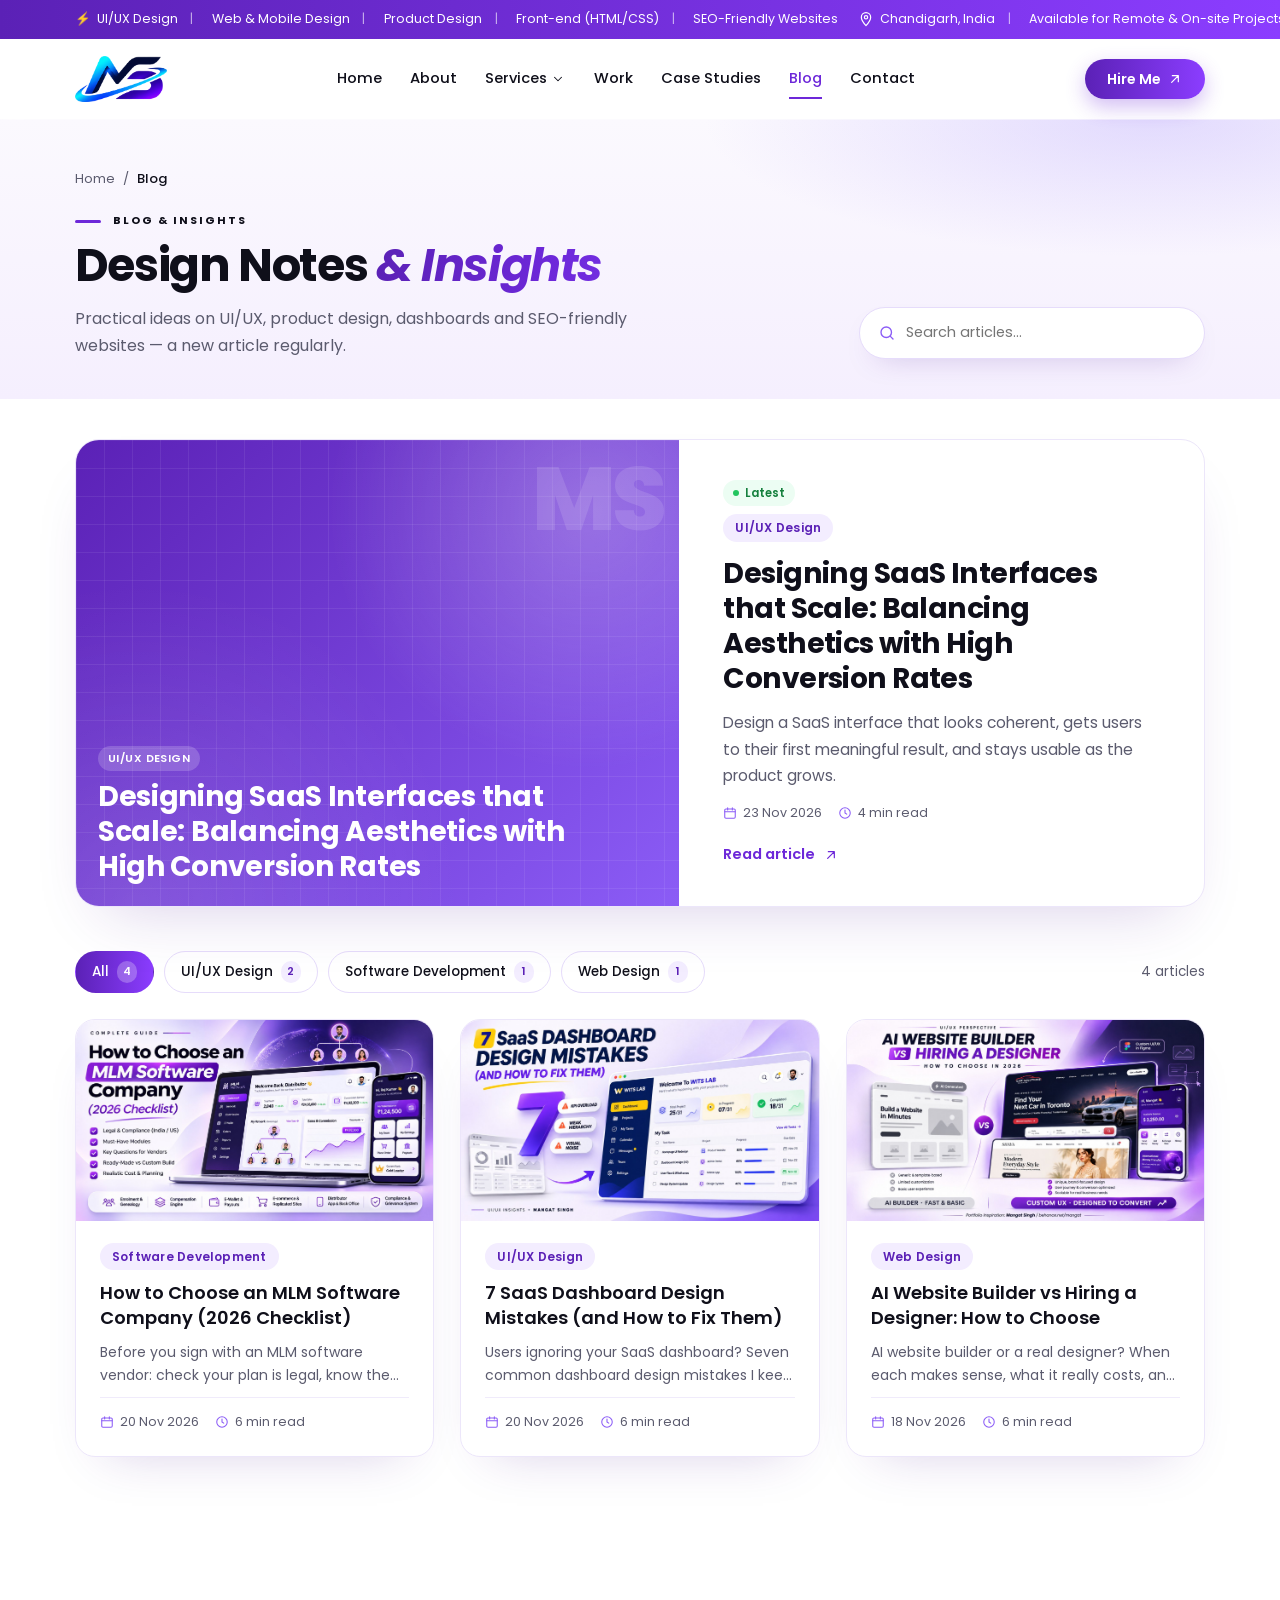
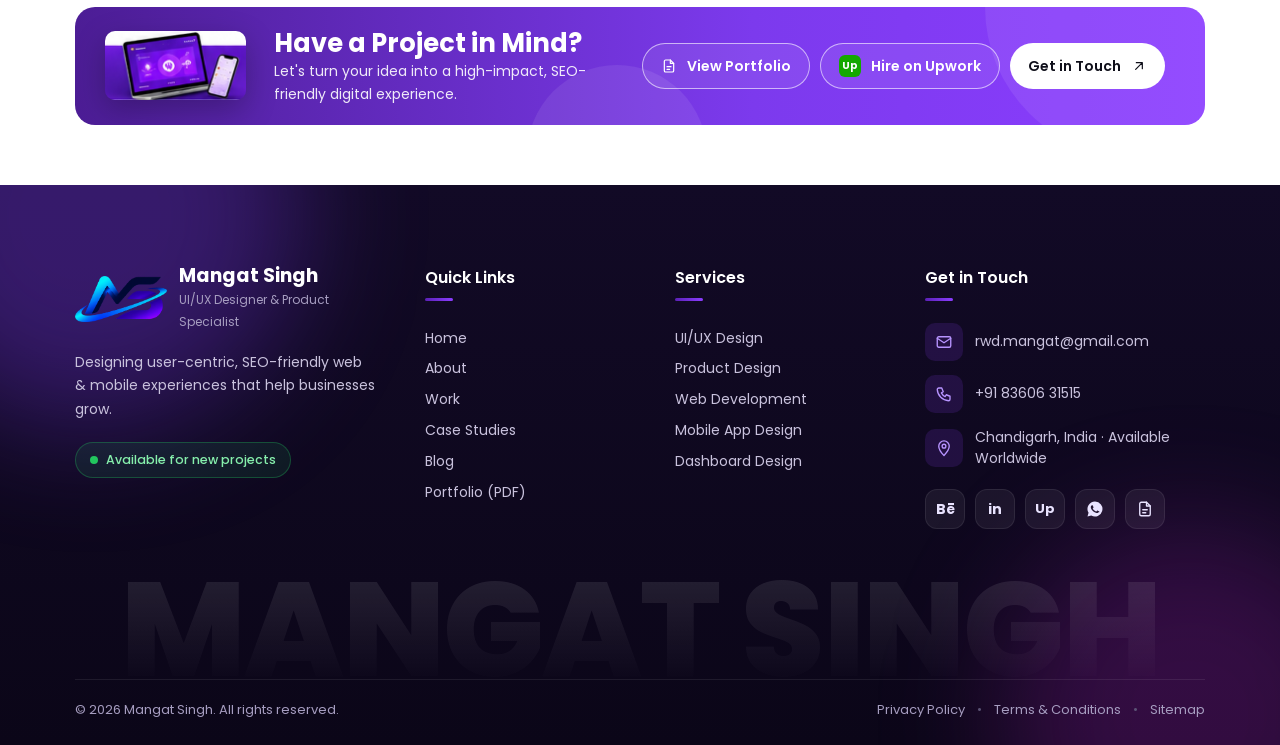
<file: blog.html>
<!DOCTYPE html>
<html lang="en" prefix="og: https://ogp.me/ns#">
<head>
    <meta charset="UTF-8">
    <meta name="viewport" content="width=device-width, initial-scale=1.0">
    <!-- ===== Social share preview (LinkedIn, WhatsApp, Facebook, X) ===== -->
    <link rel="canonical" href="https://ms.primeznews.com/blog.html">
    <meta property="og:type" content="website">
    <meta property="og:site_name" content="Mangat Singh">
    <meta property="og:locale" content="en_US">
    <meta property="og:url" content="https://ms.primeznews.com/blog.html">
    <meta property="og:title" content="Blog | Mangat Singh - UI/UX Designer">
    <meta property="og:description" content="Articles on UI/UX design, product design, dashboards and SEO-friendly websites by Mangat Singh.">
    <meta property="og:image" content="https://ms.primeznews.com/assets/images/og-home.jpg">
    <meta property="og:image:secure_url" content="https://ms.primeznews.com/assets/images/og-home.jpg">
    <meta property="og:image:type" content="image/jpeg">
    <meta property="og:image:width" content="1200">
    <meta property="og:image:height" content="627">
    <meta property="og:image:alt" content="Mangat Singh blog - design notes and insights">
    <meta name="image" content="https://ms.primeznews.com/assets/images/og-home.jpg">
    <meta name="twitter:card" content="summary_large_image">
    <meta name="twitter:title" content="Blog | Mangat Singh - UI/UX Designer">
    <meta name="twitter:description" content="Articles on UI/UX design, product design, dashboards and SEO-friendly websites by Mangat Singh.">
    <meta name="twitter:image" content="https://ms.primeznews.com/assets/images/og-home.jpg">
    <title>Blog | Mangat Singh – UI/UX Designer</title>
    <meta name="description" content="Articles on UI/UX design, product design, dashboards and SEO-friendly websites by Mangat Singh.">
    <link rel="icon" type="image/png" href="assets/images/favicon.png?v=26">
    <link rel="apple-touch-icon" href="assets/images/logo-icon.png">
    <link rel="preconnect" href="https://fonts.googleapis.com">
    <link rel="preconnect" href="https://fonts.gstatic.com" crossorigin>
    <link href="https://fonts.googleapis.com/css2?family=Poppins:wght@400;500;600;700;800&family=Mr+Dafoe&display=swap" rel="stylesheet">
    <link rel="stylesheet" href="assets/css/style.css?v=28">
    <link rel="stylesheet" href="assets/css/blog.css?v=8">
</head>
<body data-page="blog-list" id="top">


    <!-- ===== Top Bar ===== -->
    <div class="topbar">
        <div class="container topbar-inner">
            <ul class="topbar-list">
                <li><span class="bolt">⚡</span> UI/UX Design</li>
                <li>Web &amp; Mobile Design</li>
                <li>Product Design</li>
                <li>Front-end (HTML/CSS)</li>
                <li>SEO-Friendly Websites</li>
            </ul>
            <ul class="topbar-list topbar-right">
                <li>
                    <svg viewBox="0 0 24 24" class="ico-sm"><path d="M12 22s7-7.2 7-12.5A7 7 0 0 0 5 9.5C5 14.8 12 22 12 22z"/><circle cx="12" cy="9.5" r="2.5"/></svg>
                    Chandigarh, India
                </li>
                <li>Available for Remote &amp; On-site Projects</li>
            </ul>
        </div>
    </div>

    <!-- ===== Header ===== -->
    <header class="header" id="header">
        <div class="container header-inner">
            <a href="index.html#home" class="brand" aria-label="Mangat Singh - Home">
                <img src="assets/images/logo-mark.png?v=26" alt="Mangat Singh" class="brand-img" width="570" height="285">
            </a>

            <nav class="nav" id="nav">
                <ul class="nav-links">
                    <li><a href="index.html#home">Home</a></li>
                    <li><a href="index.html#about">About</a></li>
                    <li class="has-dropdown">
                        <a href="index.html#services">Services
                            <svg viewBox="0 0 24 24" class="ico-xs"><path d="m6 9 6 6 6-6"/></svg>
                        </a>
                        <ul class="dropdown">
                            <li><a href="index.html#services">UI/UX Design</a></li>
                            <li><a href="index.html#services">Product Design</a></li>
                            <li><a href="index.html#services">Web Design &amp; Development</a></li>
                            <li><a href="index.html#services">Mobile App Design</a></li>
                        </ul>
                    </li>
                    <li><a href="index.html#work">Work</a></li>
                    <li><a href="index.html#case-studies">Case Studies</a></li>
                    <li><a href="blog.html" class="active">Blog</a></li>
                    <li><a href="index.html#contact">Contact</a></li>
                </ul>
                <a href="index.html#contact" class="btn btn-primary btn-sm nav-cta-mobile">Hire Me</a>
            </nav>

            <a href="index.html#contact" class="btn btn-primary btn-sm header-cta">
                Hire Me
                <svg viewBox="0 0 24 24" class="ico-sm"><path d="M7 17 17 7M8 7h9v9"/></svg>
            </a>

            <button class="menu-toggle" id="menuToggle" aria-label="Open menu">
                <span></span><span></span><span></span>
            </button>
        </div>
    </header>

    
    <main>
        <!-- ===== Blog hero ===== -->
        <section class="b-hero">
            <div class="container">
                <nav class="b-crumbs" aria-label="Breadcrumb"><a href="index.html">Home</a><span>/</span><span>Blog</span></nav>
                <div class="b-hero-grid">
                    <div>
                        <span class="eyebrow">Blog &amp; Insights</span>
                        <h1 class="b-hero-title">Design Notes <span class="text-gradient">&amp; Insights</span></h1>
                        <p class="b-hero-sub">Practical ideas on UI/UX, product design, dashboards and SEO-friendly websites — a new article regularly.</p>
                    </div>
                    <label class="b-search">
                        <svg viewBox="0 0 24 24"><circle cx="11" cy="11" r="7"/><path d="m20 20-3.5-3.5"/></svg>
                        <input type="search" id="blogSearch" placeholder="Search articles..." aria-label="Search articles">
                    </label>
                </div>
            </div>
        </section>

        <!-- ===== Blog list ===== -->
        <section class="b-list">
            <div class="container">
                <article class="b-featured" id="blogFeatured" hidden></article>

                <div class="b-toolbar">
                    <div class="b-chips" id="blogCats"></div>
                    <span class="b-count" id="blogCount"></span>
                </div>

                <div class="b-grid" id="blogGrid"></div>

                <div class="b-empty" id="blogEmpty" hidden>
                    <strong>No articles found</strong>
                    <p>Try a different word or category.</p>
                    <button class="btn btn-primary btn-sm" id="blogReset">Show all articles</button>
                </div>

                <div class="b-more-wrap"><button class="btn h2-btn-outline" id="blogMore" hidden>Load more articles</button></div>
            </div>
        </section>

        <!-- ===== CTA ===== -->
        <section class="cta-wrap" id="contact">
            <div class="container">
                <div class="cta">
                    <img src="assets/images/cta-device.jpg" alt="" class="cta-img" aria-hidden="true">
                    <div class="cta-text">
                        <h2>Have a Project in Mind?</h2>
                        <p>Let's turn your idea into a high-impact, SEO-friendly digital experience.</p>
                    </div>
                    <div class="cta-actions">
                        <a href="assets/docs/Mangat-Singh-UI-UX-Portfolio.pdf" class="btn btn-ghost-white" target="_blank" rel="noopener">
                            <svg viewBox="0 0 24 24" class="ico-sm"><path d="M14 3H7a2 2 0 0 0-2 2v14a2 2 0 0 0 2 2h10a2 2 0 0 0 2-2V8z"/><path d="M14 3v5h5M9 13h6M9 17h4"/></svg>
                            View Portfolio
                        </a>
                        <a href="https://www.upwork.com/freelancers/~0131b9f00ed8ef86f9" target="_blank" rel="noopener" class="btn btn-ghost-white">
                            <span class="up-badge">Up</span>
                            Hire on Upwork
                        </a>
                        <a href="mailto:rwd.mangat@gmail.com?subject=Project%20enquiry" class="btn btn-white">
                            Get in Touch
                            <svg viewBox="0 0 24 24" class="ico-sm"><path d="M7 17 17 7M8 7h9v9"/></svg>
                        </a>
                    </div>
                </div>
            </div>
        </section>
        </main>


    <!-- ===== Footer ===== -->
    <footer class="footer">
        <div class="footer-glow footer-glow-1"></div>
        <div class="footer-glow footer-glow-2"></div>

        <div class="container">
            <div class="footer-grid">
                <!-- Brand -->
                <div class="footer-about">
                    <a href="index.html#home" class="footer-logo" aria-label="Mangat Singh - Home">
                        <img src="assets/images/logo-mark.png?v=26" alt="Mangat Singh" class="brand-img" width="570" height="285">
                        <span>
                            <strong>Mangat Singh</strong>
                            <small>UI/UX Designer &amp; Product Specialist</small>
                        </span>
                    </a>
                    <p>Designing user-centric, SEO-friendly web &amp; mobile experiences that help businesses grow.</p>
                    <span class="status-pill"><span class="dot"></span> Available for new projects</span>
                </div>

                <!-- Links -->
                <div class="footer-col">
                    <h4>Quick Links</h4>
                    <a href="index.html#home">Home</a>
                    <a href="index.html#about">About</a>
                    <a href="index.html#work">Work</a>
                    <a href="index.html#case-studies">Case Studies</a>
                    <a href="blog.html">Blog</a>
                    <a href="assets/docs/Mangat-Singh-UI-UX-Portfolio.pdf" target="_blank" rel="noopener">Portfolio (PDF)</a>
                </div>
                <div class="footer-col">
                    <h4>Services</h4>
                    <a href="index.html#services">UI/UX Design</a>
                    <a href="index.html#services">Product Design</a>
                    <a href="index.html#services">Web Development</a>
                    <a href="index.html#services">Mobile App Design</a>
                    <a href="index.html#services">Dashboard Design</a>
                </div>

                <!-- Contact -->
                <div class="footer-col footer-contact">
                    <h4>Get in Touch</h4>
                    <a href="mailto:rwd.mangat@gmail.com" class="contact-line">
                        <span class="c-ico"><svg viewBox="0 0 24 24"><rect x="3" y="5" width="18" height="14" rx="2"/><path d="m3 7 9 6 9-6"/></svg></span>
                        rwd.mangat@gmail.com
                    </a>
                    <a href="https://wa.me/918360631515" target="_blank" rel="noopener" class="contact-line">
                        <span class="c-ico"><svg viewBox="0 0 24 24"><path d="M5 4h4l2 5-2.5 1.5a11 11 0 0 0 5 5L15 13l5 2v4a2 2 0 0 1-2 2A16 16 0 0 1 3 6a2 2 0 0 1 2-2"/></svg></span>
                        +91 83606 31515
                    </a>
                    <div class="contact-line">
                        <span class="c-ico"><svg viewBox="0 0 24 24"><path d="M12 22s7-7.2 7-12.5A7 7 0 0 0 5 9.5C5 14.8 12 22 12 22z"/><circle cx="12" cy="9.5" r="2.5"/></svg></span>
                        Chandigarh, India &middot; Available Worldwide
                    </div>
                    <div class="socials">
                        <a href="https://www.behance.net/mangat" target="_blank" rel="noopener" aria-label="Behance" class="social">Bē</a>
                        <a href="https://www.linkedin.com/in/rwdesigner1/" target="_blank" rel="noopener" aria-label="LinkedIn" class="social">in</a>
                        <a href="https://www.upwork.com/freelancers/~0131b9f00ed8ef86f9" target="_blank" rel="noopener" aria-label="Upwork" class="social social-up">Up</a>
                        <a href="https://wa.me/918360631515" target="_blank" rel="noopener" aria-label="WhatsApp" class="social"><svg viewBox="0 0 24 24" class="fill"><path d="M12 2a10 10 0 0 0-8.6 15.1L2 22l5-1.3A10 10 0 1 0 12 2zm5.3 14.1c-.2.6-1.3 1.2-1.8 1.2-.5.1-1 .2-3.3-.7-2.8-1.1-4.5-3.9-4.7-4.1-.1-.2-1.1-1.5-1.1-2.9s.7-2 1-2.3c.2-.3.5-.3.7-.3h.5c.2 0 .4 0 .6.5l.8 2c.1.2.1.3 0 .5l-.4.6-.4.4c-.1.1-.3.3-.1.6.2.3.8 1.3 1.7 2.1 1.2 1 2.1 1.4 2.4 1.5.3.2.5.1.6 0l.9-1c.2-.3.4-.2.6-.1l1.9.9c.3.1.5.2.5.3.1.2.1.7-.1 1.3z"/></svg></a>
                        <a href="assets/docs/Mangat-Singh-UI-UX-Portfolio.pdf" target="_blank" rel="noopener" aria-label="View portfolio PDF" class="social"><svg viewBox="0 0 24 24"><path d="M14 3H7a2 2 0 0 0-2 2v14a2 2 0 0 0 2 2h10a2 2 0 0 0 2-2V8z"/><path d="M14 3v5h5M9 13h6M9 17h4"/></svg></a>
                    </div>
                </div>
            </div>

            <div class="footer-watermark" aria-hidden="true">MANGAT SINGH</div>

            <div class="footer-bottom">
                <p>&copy; <span id="year"></span> Mangat Singh. All rights reserved.</p>
                <ul>
                    <li><a href="privacy.html">Privacy Policy</a></li>
                    <li><a href="terms.html">Terms &amp; Conditions</a></li>
                    <li><a href="sitemap.xml">Sitemap</a></li>
                </ul>
            </div>
        </div>

        <a href="#top" class="back-top" id="backTop" aria-label="Back to top">
            <svg viewBox="0 0 24 24"><path d="M12 19V5M5 12l7-7 7 7"/></svg>
        </a>
    </footer>

        <script src="assets/js/script.js?v=27"></script>
    <script src="assets/js/blog-data.js?v=6"></script>
    <script src="assets/js/blog.js?v=6"></script>
</body>
</html>
</file>
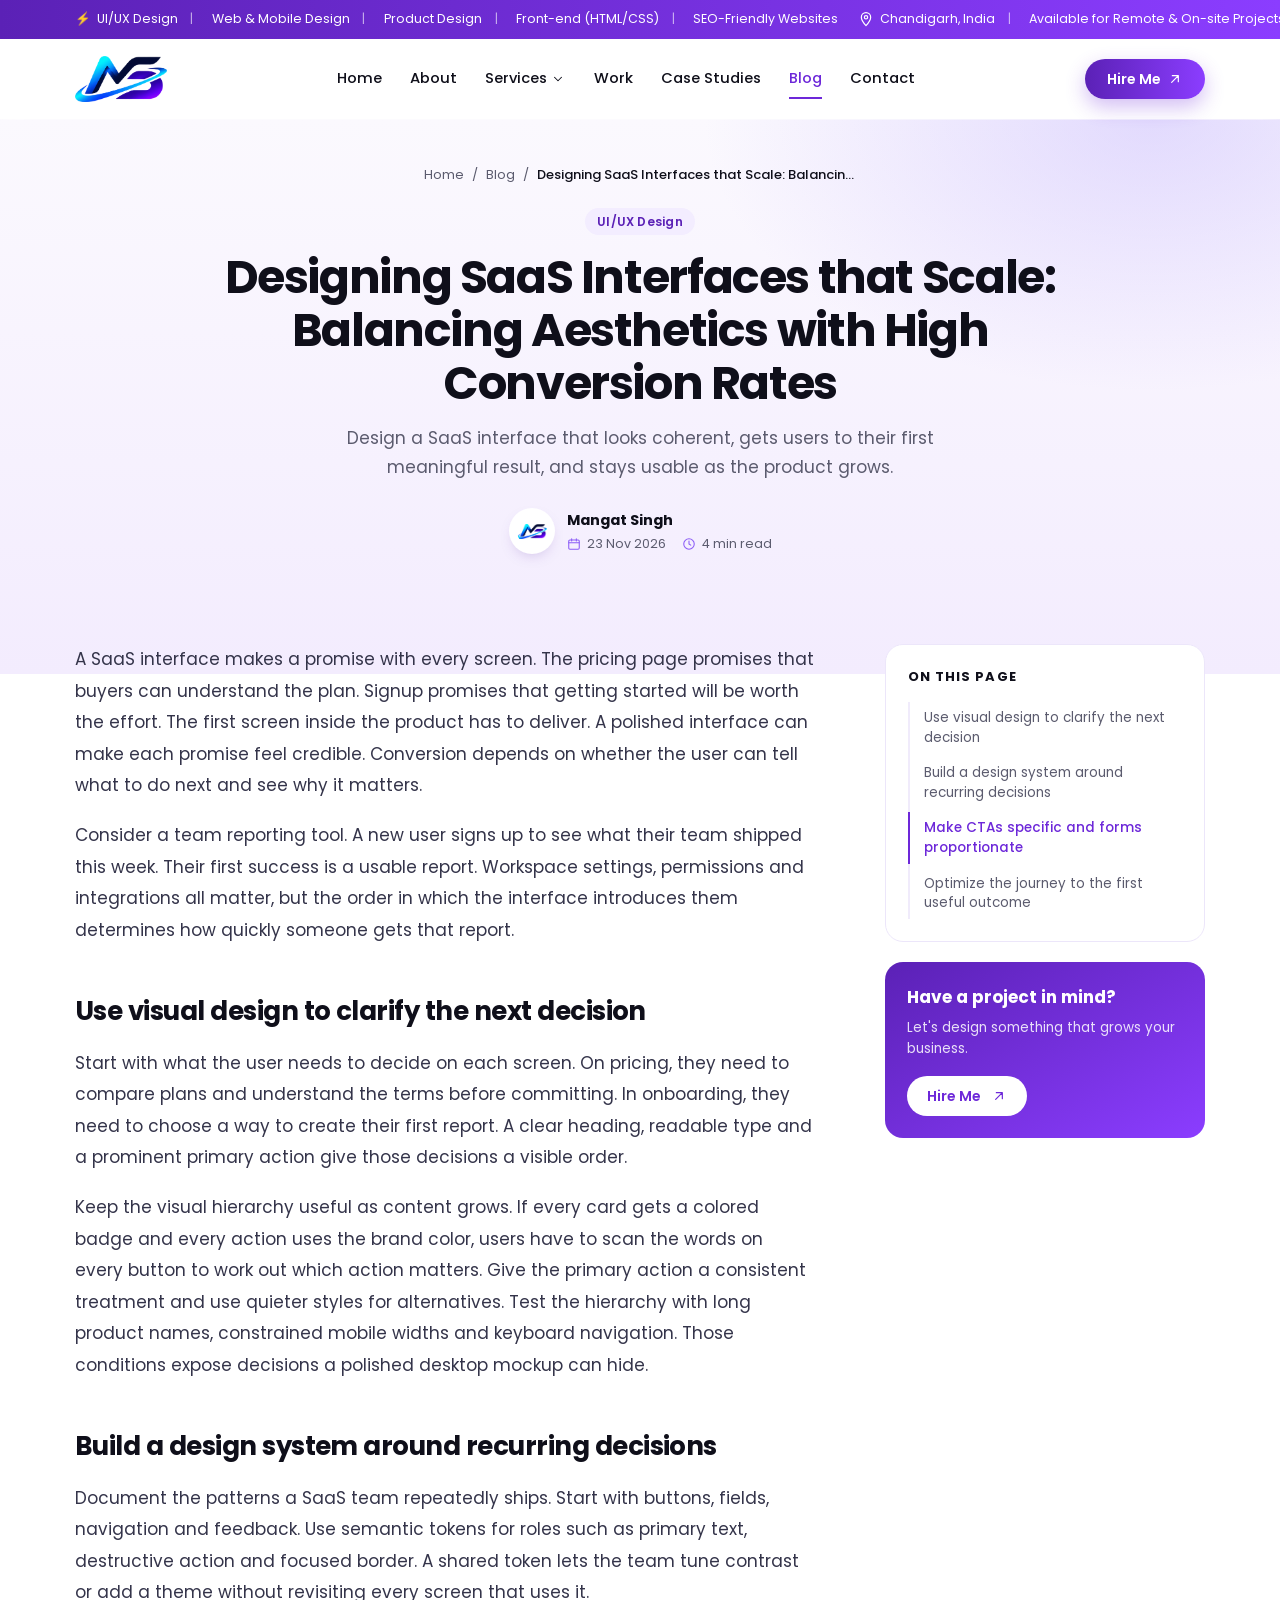
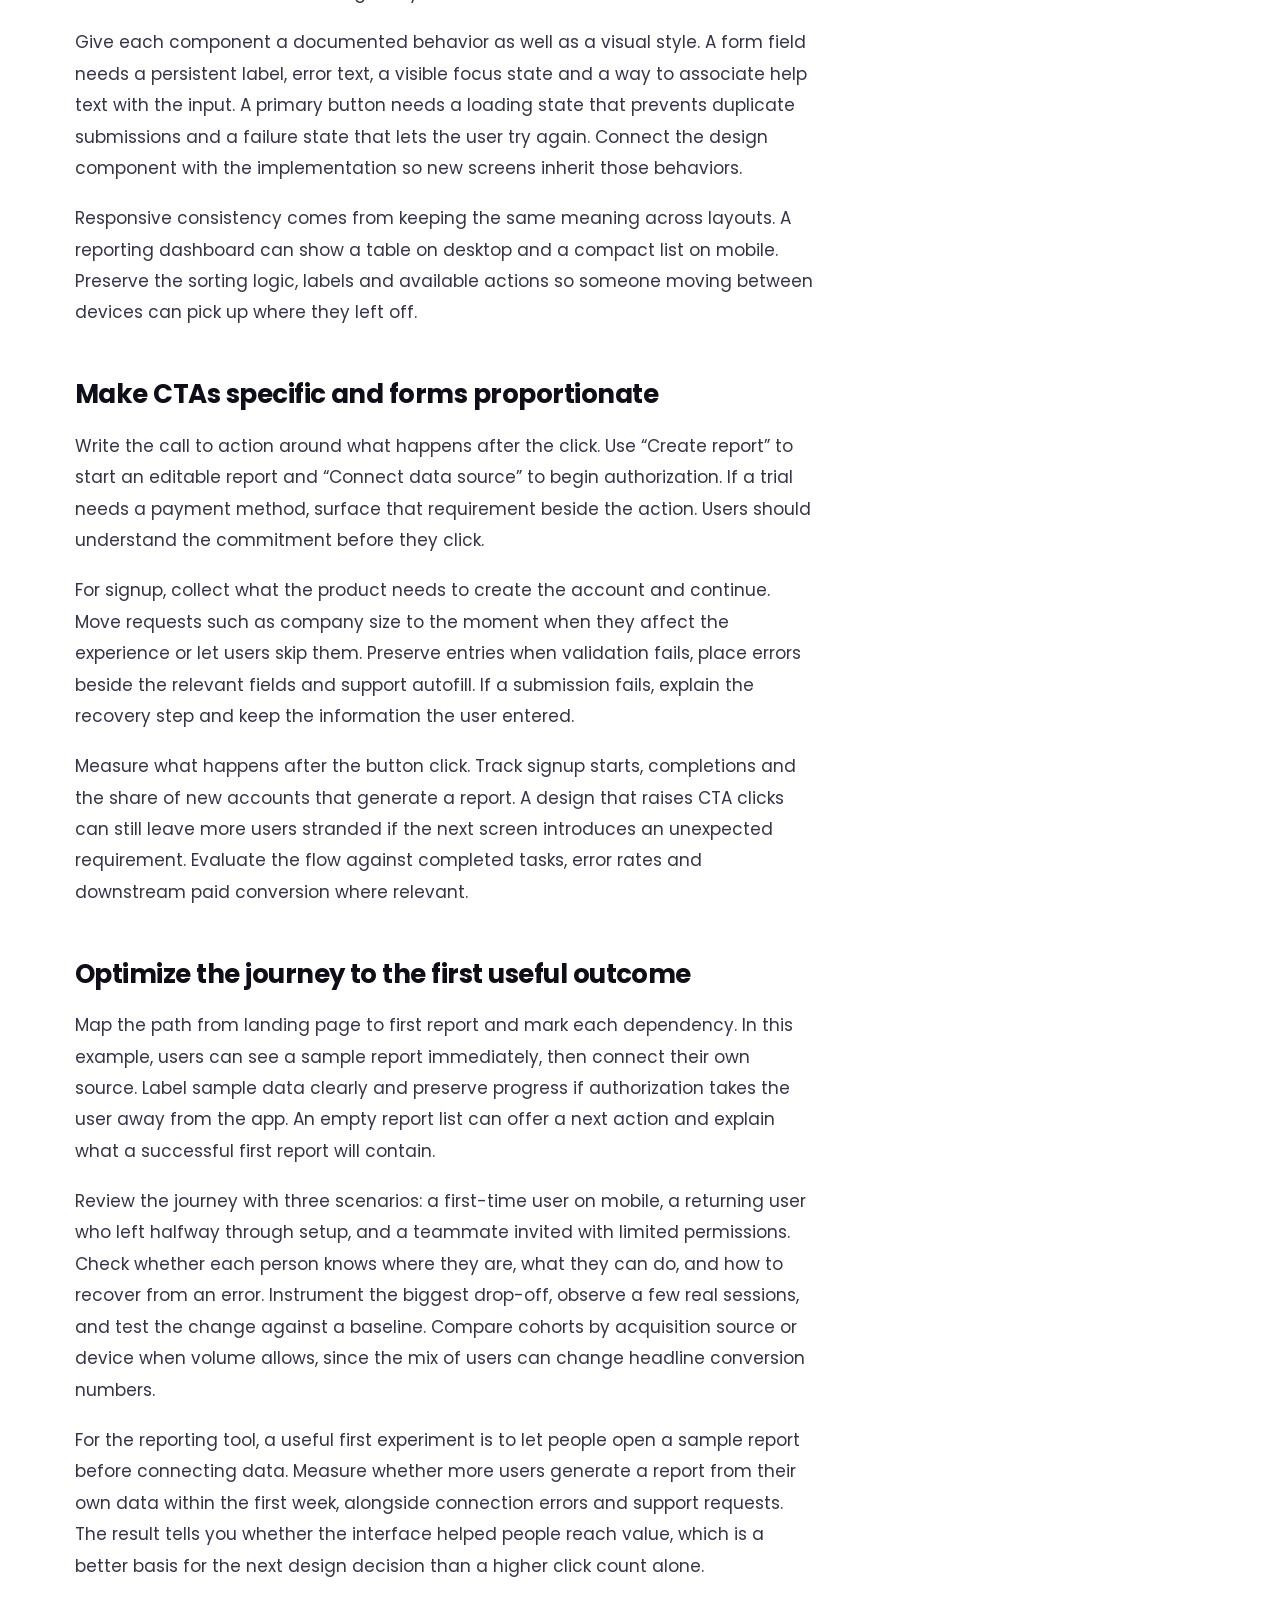
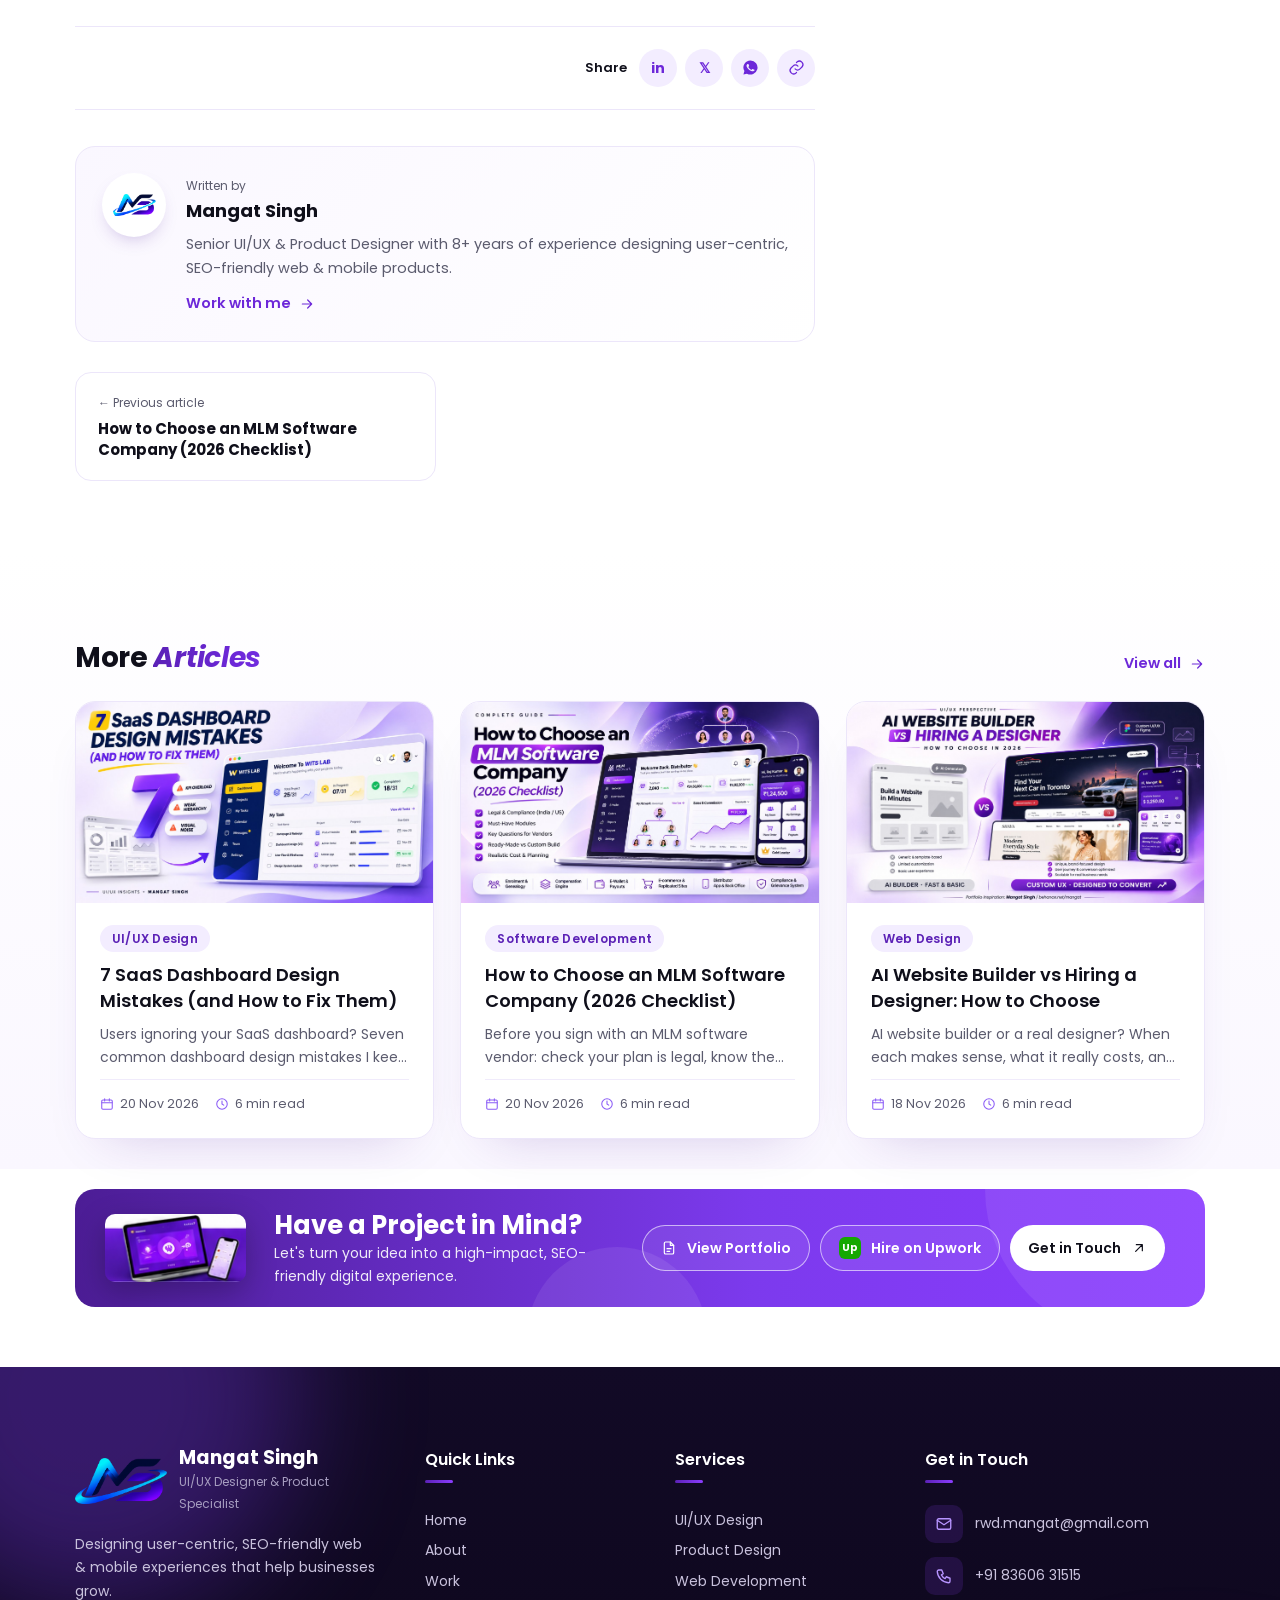
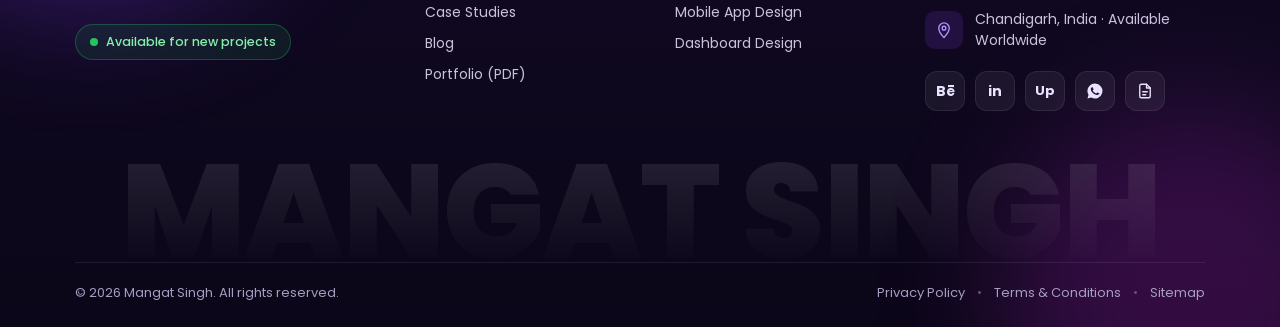
<file: designing-saas-interfaces-that-scale.html>
<!DOCTYPE html>
<html lang="en" prefix="og: https://ogp.me/ns#">
<head>
    <meta charset="UTF-8">
    <meta name="viewport" content="width=device-width, initial-scale=1.0">
    <!-- ===== Social share preview (LinkedIn, WhatsApp, Facebook, X) ===== -->
    <meta property="og:type" content="article">
    <meta property="og:site_name" content="Mangat Singh">
    <meta property="og:locale" content="en_US">
    <meta property="og:url" content="https://ms.primeznews.com/designing-saas-interfaces-that-scale.html">
    <meta property="og:title" content="Designing SaaS Interfaces that Scale: Balancing Aesthetics with High Conversion Rates">
    <meta property="og:description" content="A practical guide to scalable SaaS UI design, from design systems and conversion-focused CTAs to shorter forms and first-value onboarding.">
    <meta property="og:image" content="https://ms.primeznews.com/assets/images/og-home.jpg">
    <meta property="og:image:secure_url" content="https://ms.primeznews.com/assets/images/og-home.jpg">
    <meta property="og:image:type" content="image/jpeg">
    <meta property="og:image:width" content="1200">
    <meta property="og:image:height" content="627">
    <meta property="og:image:alt" content="Designing SaaS Interfaces that Scale: Balancing Aesthetics with High Conversion Rates">
    <meta property="article:published_time" content="2026-11-23">
    <meta property="article:author" content="Mangat Singh">
    <meta name="image" content="https://ms.primeznews.com/assets/images/og-home.jpg">
    <meta name="twitter:card" content="summary_large_image">
    <meta name="twitter:title" content="Designing SaaS Interfaces that Scale: Balancing Aesthetics with High Conversion Rates">
    <meta name="twitter:description" content="A practical guide to scalable SaaS UI design, from design systems and conversion-focused CTAs to shorter forms and first-value onboarding.">
    <meta name="twitter:image" content="https://ms.primeznews.com/assets/images/og-home.jpg">
    <title>Designing SaaS Interfaces that Scale: Balancing Aesthetics with High Conversion Rates | Mangat Singh Blog</title>
    <meta name="description" content="A practical guide to scalable SaaS UI design, from design systems and conversion-focused CTAs to shorter forms and first-value onboarding.">
    <meta name="keywords" content="SaaS interface design, SaaS conversion optimization, scalable design systems, SaaS onboarding UX">
    <meta name="author" content="Mangat Singh">
    <link rel="canonical" href="https://ms.primeznews.com/designing-saas-interfaces-that-scale.html">
    <script type="application/ld+json">
    {"@context": "https://schema.org", "@type": "BlogPosting", "headline": "Designing SaaS Interfaces that Scale: Balancing Aesthetics with High Conversion Rates", "description": "A practical guide to scalable SaaS UI design, from design systems and conversion-focused CTAs to shorter forms and first-value onboarding.", "image": "https://ms.primeznews.com/assets/images/og-home.jpg", "datePublished": "2026-11-23", "dateModified": "2026-11-23", "author": {"@type": "Person", "name": "Mangat Singh", "url": "https://ms.primeznews.com"}, "publisher": {"@type": "Person", "name": "Mangat Singh"}, "mainEntityOfPage": "https://ms.primeznews.com/designing-saas-interfaces-that-scale.html", "keywords": "SaaS interface design, SaaS conversion optimization, scalable design systems, SaaS onboarding UX"}
    </script>
    <link rel="icon" type="image/png" href="assets/images/favicon.png?v=26">
    <link rel="apple-touch-icon" href="assets/images/logo-icon.png">
    <link rel="preconnect" href="https://fonts.googleapis.com">
    <link rel="preconnect" href="https://fonts.gstatic.com" crossorigin>
    <link href="https://fonts.googleapis.com/css2?family=Poppins:wght@400;500;600;700;800&family=Mr+Dafoe&display=swap" rel="stylesheet">
    <link rel="stylesheet" href="assets/css/style.css?v=28">
    <link rel="stylesheet" href="assets/css/blog.css?v=8">
</head>
<body data-page="blog-detail" data-slug="designing-saas-interfaces-that-scale" id="top">
    <div class="read-progress"><span id="readProgress"></span></div>


    <!-- ===== Top Bar ===== -->
    <div class="topbar">
        <div class="container topbar-inner">
            <ul class="topbar-list">
                <li><span class="bolt">⚡</span> UI/UX Design</li>
                <li>Web &amp; Mobile Design</li>
                <li>Product Design</li>
                <li>Front-end (HTML/CSS)</li>
                <li>SEO-Friendly Websites</li>
            </ul>
            <ul class="topbar-list topbar-right">
                <li>
                    <svg viewBox="0 0 24 24" class="ico-sm"><path d="M12 22s7-7.2 7-12.5A7 7 0 0 0 5 9.5C5 14.8 12 22 12 22z"/><circle cx="12" cy="9.5" r="2.5"/></svg>
                    Chandigarh, India
                </li>
                <li>Available for Remote &amp; On-site Projects</li>
            </ul>
        </div>
    </div>

    <!-- ===== Header ===== -->
    <header class="header" id="header">
        <div class="container header-inner">
            <a href="index.html#home" class="brand" aria-label="Mangat Singh - Home">
                <img src="assets/images/logo-mark.png?v=26" alt="Mangat Singh" class="brand-img" width="570" height="285">
            </a>

            <nav class="nav" id="nav">
                <ul class="nav-links">
                    <li><a href="index.html#home">Home</a></li>
                    <li><a href="index.html#about">About</a></li>
                    <li class="has-dropdown">
                        <a href="index.html#services">Services
                            <svg viewBox="0 0 24 24" class="ico-xs"><path d="m6 9 6 6 6-6"/></svg>
                        </a>
                        <ul class="dropdown">
                            <li><a href="index.html#services">UI/UX Design</a></li>
                            <li><a href="index.html#services">Product Design</a></li>
                            <li><a href="index.html#services">Web Design &amp; Development</a></li>
                            <li><a href="index.html#services">Mobile App Design</a></li>
                        </ul>
                    </li>
                    <li><a href="index.html#work">Work</a></li>
                    <li><a href="index.html#case-studies">Case Studies</a></li>
                    <li><a href="blog.html" class="active">Blog</a></li>
                    <li><a href="index.html#contact">Contact</a></li>
                </ul>
                <a href="index.html#contact" class="btn btn-primary btn-sm nav-cta-mobile">Hire Me</a>
            </nav>

            <a href="index.html#contact" class="btn btn-primary btn-sm header-cta">
                Hire Me
                <svg viewBox="0 0 24 24" class="ico-sm"><path d="M7 17 17 7M8 7h9v9"/></svg>
            </a>

            <button class="menu-toggle" id="menuToggle" aria-label="Open menu">
                <span></span><span></span><span></span>
            </button>
        </div>
    </header>

    
    <main>
        <article class="b-post" id="postRoot">
            <!-- ===== Post header ===== -->
            <header class="b-post-head">
                <div class="container b-post-head-inner">
                    <nav class="b-crumbs" aria-label="Breadcrumb"><a href="index.html">Home</a><span>/</span><a href="blog.html">Blog</a><span>/</span><span id="postCrumb">Designing SaaS Interfaces that Scale: Balancing Aesthetics with High Conversion Rates</span></nav>
                    <a href="blog.html?category=UI/UX%20Design" class="b-cat b-cat-link" id="postCat">UI/UX Design</a>
                    <h1 id="postTitle">Designing SaaS Interfaces that Scale: Balancing Aesthetics with High Conversion Rates</h1>
                    <p class="b-post-excerpt" id="postExcerpt">Design a SaaS interface that looks coherent, gets users to their first meaningful result, and stays usable as the product grows.</p>
                    <div class="b-post-by">
                        <img src="assets/images/logo-mark.png" alt="" class="b-author-img">
                        <div><strong id="postAuthor">Mangat Singh</strong><div class="b-meta" id="postMeta"><span><svg viewBox="0 0 24 24"><rect x="3" y="5" width="18" height="16" rx="2"/><path d="M3 10h18M8 3v4M16 3v4"/></svg><time datetime="2026-11-23">23 Nov 2026</time></span><span><svg viewBox="0 0 24 24"><circle cx="12" cy="12" r="9"/><path d="M12 7v5l3 2"/></svg>4 min read</span></div></div>
                    </div>
                </div>
            </header>

            <div class="container">
                <div class="b-post-cover" id="postCover"></div>

                <div class="b-post-layout">
                    <!-- content -->
                    <div class="b-post-main">
                        <div class="b-prose" id="postBody">
            <p>A SaaS interface makes a promise with every screen. The pricing page promises that buyers can understand the plan. Signup promises that getting started will be worth the effort. The first screen inside the product has to deliver. A polished interface can make each promise feel credible. Conversion depends on whether the user can tell what to do next and see why it matters.</p>
            <p>Consider a team reporting tool. A new user signs up to see what their team shipped this week. Their first success is a usable report. Workspace settings, permissions and integrations all matter, but the order in which the interface introduces them determines how quickly someone gets that report.</p>
            <h2>Use visual design to clarify the next decision</h2>
            <p>Start with what the user needs to decide on each screen. On pricing, they need to compare plans and understand the terms before committing. In onboarding, they need to choose a way to create their first report. A clear heading, readable type and a prominent primary action give those decisions a visible order.</p>
            <p>Keep the visual hierarchy useful as content grows. If every card gets a colored badge and every action uses the brand color, users have to scan the words on every button to work out which action matters. Give the primary action a consistent treatment and use quieter styles for alternatives. Test the hierarchy with long product names, constrained mobile widths and keyboard navigation. Those conditions expose decisions a polished desktop mockup can hide.</p>
            <h2>Build a design system around recurring decisions</h2>
            <p>Document the patterns a SaaS team repeatedly ships. Start with buttons, fields, navigation and feedback. Use semantic tokens for roles such as primary text, destructive action and focused border. A shared token lets the team tune contrast or add a theme without revisiting every screen that uses it.</p>
            <p>Give each component a documented behavior as well as a visual style. A form field needs a persistent label, error text, a visible focus state and a way to associate help text with the input. A primary button needs a loading state that prevents duplicate submissions and a failure state that lets the user try again. Connect the design component with the implementation so new screens inherit those behaviors.</p>
            <p>Responsive consistency comes from keeping the same meaning across layouts. A reporting dashboard can show a table on desktop and a compact list on mobile. Preserve the sorting logic, labels and available actions so someone moving between devices can pick up where they left off.</p>
            <h2>Make CTAs specific and forms proportionate</h2>
            <p>Write the call to action around what happens after the click. Use “Create report” to start an editable report and “Connect data source” to begin authorization. If a trial needs a payment method, surface that requirement beside the action. Users should understand the commitment before they click.</p>
            <p>For signup, collect what the product needs to create the account and continue. Move requests such as company size to the moment when they affect the experience or let users skip them. Preserve entries when validation fails, place errors beside the relevant fields and support autofill. If a submission fails, explain the recovery step and keep the information the user entered.</p>
            <p>Measure what happens after the button click. Track signup starts, completions and the share of new accounts that generate a report. A design that raises CTA clicks can still leave more users stranded if the next screen introduces an unexpected requirement. Evaluate the flow against completed tasks, error rates and downstream paid conversion where relevant.</p>
            <h2>Optimize the journey to the first useful outcome</h2>
            <p>Map the path from landing page to first report and mark each dependency. In this example, users can see a sample report immediately, then connect their own source. Label sample data clearly and preserve progress if authorization takes the user away from the app. An empty report list can offer a next action and explain what a successful first report will contain.</p>
            <p>Review the journey with three scenarios: a first-time user on mobile, a returning user who left halfway through setup, and a teammate invited with limited permissions. Check whether each person knows where they are, what they can do, and how to recover from an error. Instrument the biggest drop-off, observe a few real sessions, and test the change against a baseline. Compare cohorts by acquisition source or device when volume allows, since the mix of users can change headline conversion numbers.</p>
            <p>For the reporting tool, a useful first experiment is to let people open a sample report before connecting data. Measure whether more users generate a report from their own data within the first week, alongside connection errors and support requests. The result tells you whether the interface helped people reach value, which is a better basis for the next design decision than a higher click count alone.</p>
        
                        </div>

                        <div class="b-post-foot">
                            <div class="b-tags" id="postTags"></div>
                            <div class="b-share">
                                <span>Share</span>
                                <a id="shareLinkedIn" href="#" target="_blank" rel="noopener" aria-label="Share on LinkedIn" class="b-share-btn"><b>in</b></a>
                                <a id="shareX" href="#" target="_blank" rel="noopener" aria-label="Share on X" class="b-share-btn"><b>𝕏</b></a>
                                <a id="shareWhatsApp" href="#" target="_blank" rel="noopener" aria-label="Share on WhatsApp" class="b-share-btn"><svg viewBox="0 0 24 24" class="fill"><path d="M12 2a10 10 0 0 0-8.6 15.1L2 22l5-1.3A10 10 0 1 0 12 2zm5.3 14.1c-.2.6-1.3 1.2-1.8 1.2-.5.1-1 .2-3.3-.7-2.8-1.1-4.5-3.9-4.7-4.1-.1-.2-1.1-1.5-1.1-2.9s.7-2 1-2.3c.2-.3.5-.3.7-.3h.5c.2 0 .4 0 .6.5l.8 2c.1.2.1.3 0 .5l-.4.6-.4.4c-.1.1-.3.3-.1.6.2.3.8 1.3 1.7 2.1 1.2 1 2.1 1.4 2.4 1.5.3.2.5.1.6 0l.9-1c.2-.3.4-.2.6-.1l1.9.9c.3.1.5.2.5.3.1.2.1.7-.1 1.3z"/></svg></a>
                                <button id="shareCopy" class="b-share-btn" aria-label="Copy link"><svg viewBox="0 0 24 24"><path d="M10 14a5 5 0 0 0 7 0l3-3a5 5 0 0 0-7-7l-1 1"/><path d="M14 10a5 5 0 0 0-7 0l-3 3a5 5 0 0 0 7 7l1-1"/></svg><em>Copied!</em></button>
                            </div>
                        </div>

                        <div class="b-author-box">
                            <img src="assets/images/logo-mark.png" alt="">
                            <div>
                                <small>Written by</small>
                                <strong>Mangat Singh</strong>
                                <p>Senior UI/UX &amp; Product Designer with 8+ years of experience designing user-centric, SEO-friendly web &amp; mobile products.</p>
                                <a href="index.html#contact" class="wm-link">Work with me <svg viewBox="0 0 24 24" class="ico-sm"><path d="M5 12h14M13 6l6 6-6 6"/></svg></a>
                            </div>
                        </div>

                        <nav class="b-prevnext" id="postPrevNext" aria-label="More articles"></nav>
                    </div>

                    <!-- sidebar -->
                    <aside class="b-post-side">
                        <div class="b-side-card" id="postTocWrap">
                            <h4>On this page</h4>
                            <ol class="b-toc" id="postToc"></ol>
                        </div>
                        <div class="b-side-card b-side-cta">
                            <h4>Have a project in mind?</h4>
                            <p>Let's design something that grows your business.</p>
                            <a href="index.html#contact" class="btn btn-primary btn-sm">Hire Me <svg viewBox="0 0 24 24" class="ico-sm"><path d="M7 17 17 7M8 7h9v9"/></svg></a>
                        </div>
                    </aside>
                </div>
            </div>

            <!-- related -->
            <section class="b-related" id="postRelated">
                <div class="container">
                    <div class="b-related-head">
                        <h2 class="it2-title">More <span class="text-gradient">Articles</span></h2>
                        <a href="blog.html" class="wm-link">View all <svg viewBox="0 0 24 24" class="ico-sm"><path d="M5 12h14M13 6l6 6-6 6"/></svg></a>
                    </div>
                    <div class="b-grid" id="relatedGrid"></div>
                </div>
            </section>
        </article>

        <!-- not found -->
        <section class="b-notfound" id="postNotFound" hidden>
            <div class="container">
                <strong>404</strong>
                <h2>Article not found</h2>
                <p>This article may have been moved or removed.</p>
                <a href="blog.html" class="btn btn-primary">Back to Blog</a>
            </div>
        </section>

        <!-- ===== CTA ===== -->
        <section class="cta-wrap" id="contact">
            <div class="container">
                <div class="cta">
                    <img src="assets/images/cta-device.jpg" alt="" class="cta-img" aria-hidden="true">
                    <div class="cta-text">
                        <h2>Have a Project in Mind?</h2>
                        <p>Let's turn your idea into a high-impact, SEO-friendly digital experience.</p>
                    </div>
                    <div class="cta-actions">
                        <a href="assets/docs/Mangat-Singh-UI-UX-Portfolio.pdf" class="btn btn-ghost-white" target="_blank" rel="noopener">
                            <svg viewBox="0 0 24 24" class="ico-sm"><path d="M14 3H7a2 2 0 0 0-2 2v14a2 2 0 0 0 2 2h10a2 2 0 0 0 2-2V8z"/><path d="M14 3v5h5M9 13h6M9 17h4"/></svg>
                            View Portfolio
                        </a>
                        <a href="https://www.upwork.com/freelancers/~0131b9f00ed8ef86f9" target="_blank" rel="noopener" class="btn btn-ghost-white">
                            <span class="up-badge">Up</span>
                            Hire on Upwork
                        </a>
                        <a href="mailto:rwd.mangat@gmail.com?subject=Project%20enquiry" class="btn btn-white">
                            Get in Touch
                            <svg viewBox="0 0 24 24" class="ico-sm"><path d="M7 17 17 7M8 7h9v9"/></svg>
                        </a>
                    </div>
                </div>
            </div>
        </section>
        </main>


    <!-- ===== Footer ===== -->
    <footer class="footer">
        <div class="footer-glow footer-glow-1"></div>
        <div class="footer-glow footer-glow-2"></div>

        <div class="container">
            <div class="footer-grid">
                <!-- Brand -->
                <div class="footer-about">
                    <a href="index.html#home" class="footer-logo" aria-label="Mangat Singh - Home">
                        <img src="assets/images/logo-mark.png?v=26" alt="Mangat Singh" class="brand-img" width="570" height="285">
                        <span>
                            <strong>Mangat Singh</strong>
                            <small>UI/UX Designer &amp; Product Specialist</small>
                        </span>
                    </a>
                    <p>Designing user-centric, SEO-friendly web &amp; mobile experiences that help businesses grow.</p>
                    <span class="status-pill"><span class="dot"></span> Available for new projects</span>
                </div>

                <!-- Links -->
                <div class="footer-col">
                    <h4>Quick Links</h4>
                    <a href="index.html#home">Home</a>
                    <a href="index.html#about">About</a>
                    <a href="index.html#work">Work</a>
                    <a href="index.html#case-studies">Case Studies</a>
                    <a href="blog.html">Blog</a>
                    <a href="assets/docs/Mangat-Singh-UI-UX-Portfolio.pdf" target="_blank" rel="noopener">Portfolio (PDF)</a>
                </div>
                <div class="footer-col">
                    <h4>Services</h4>
                    <a href="index.html#services">UI/UX Design</a>
                    <a href="index.html#services">Product Design</a>
                    <a href="index.html#services">Web Development</a>
                    <a href="index.html#services">Mobile App Design</a>
                    <a href="index.html#services">Dashboard Design</a>
                </div>

                <!-- Contact -->
                <div class="footer-col footer-contact">
                    <h4>Get in Touch</h4>
                    <a href="mailto:rwd.mangat@gmail.com" class="contact-line">
                        <span class="c-ico"><svg viewBox="0 0 24 24"><rect x="3" y="5" width="18" height="14" rx="2"/><path d="m3 7 9 6 9-6"/></svg></span>
                        rwd.mangat@gmail.com
                    </a>
                    <a href="https://wa.me/918360631515" target="_blank" rel="noopener" class="contact-line">
                        <span class="c-ico"><svg viewBox="0 0 24 24"><path d="M5 4h4l2 5-2.5 1.5a11 11 0 0 0 5 5L15 13l5 2v4a2 2 0 0 1-2 2A16 16 0 0 1 3 6a2 2 0 0 1 2-2"/></svg></span>
                        +91 83606 31515
                    </a>
                    <div class="contact-line">
                        <span class="c-ico"><svg viewBox="0 0 24 24"><path d="M12 22s7-7.2 7-12.5A7 7 0 0 0 5 9.5C5 14.8 12 22 12 22z"/><circle cx="12" cy="9.5" r="2.5"/></svg></span>
                        Chandigarh, India &middot; Available Worldwide
                    </div>
                    <div class="socials">
                        <a href="https://www.behance.net/mangat" target="_blank" rel="noopener" aria-label="Behance" class="social">Bē</a>
                        <a href="https://www.linkedin.com/in/rwdesigner1/" target="_blank" rel="noopener" aria-label="LinkedIn" class="social">in</a>
                        <a href="https://www.upwork.com/freelancers/~0131b9f00ed8ef86f9" target="_blank" rel="noopener" aria-label="Upwork" class="social social-up">Up</a>
                        <a href="https://wa.me/918360631515" target="_blank" rel="noopener" aria-label="WhatsApp" class="social"><svg viewBox="0 0 24 24" class="fill"><path d="M12 2a10 10 0 0 0-8.6 15.1L2 22l5-1.3A10 10 0 1 0 12 2zm5.3 14.1c-.2.6-1.3 1.2-1.8 1.2-.5.1-1 .2-3.3-.7-2.8-1.1-4.5-3.9-4.7-4.1-.1-.2-1.1-1.5-1.1-2.9s.7-2 1-2.3c.2-.3.5-.3.7-.3h.5c.2 0 .4 0 .6.5l.8 2c.1.2.1.3 0 .5l-.4.6-.4.4c-.1.1-.3.3-.1.6.2.3.8 1.3 1.7 2.1 1.2 1 2.1 1.4 2.4 1.5.3.2.5.1.6 0l.9-1c.2-.3.4-.2.6-.1l1.9.9c.3.1.5.2.5.3.1.2.1.7-.1 1.3z"/></svg></a>
                        <a href="assets/docs/Mangat-Singh-UI-UX-Portfolio.pdf" target="_blank" rel="noopener" aria-label="View portfolio PDF" class="social"><svg viewBox="0 0 24 24"><path d="M14 3H7a2 2 0 0 0-2 2v14a2 2 0 0 0 2 2h10a2 2 0 0 0 2-2V8z"/><path d="M14 3v5h5M9 13h6M9 17h4"/></svg></a>
                    </div>
                </div>
            </div>

            <div class="footer-watermark" aria-hidden="true">MANGAT SINGH</div>

            <div class="footer-bottom">
                <p>&copy; <span id="year"></span> Mangat Singh. All rights reserved.</p>
                <ul>
                    <li><a href="privacy.html">Privacy Policy</a></li>
                    <li><a href="terms.html">Terms &amp; Conditions</a></li>
                    <li><a href="sitemap.xml">Sitemap</a></li>
                </ul>
            </div>
        </div>

        <a href="#top" class="back-top" id="backTop" aria-label="Back to top">
            <svg viewBox="0 0 24 24"><path d="M12 19V5M5 12l7-7 7 7"/></svg>
        </a>
    </footer>

        <script src="assets/js/script.js?v=27"></script>
    <script src="assets/js/blog-data.js?v=5"></script>
    <script src="assets/js/blog.js?v=6"></script>
</body>
</html>
</file>
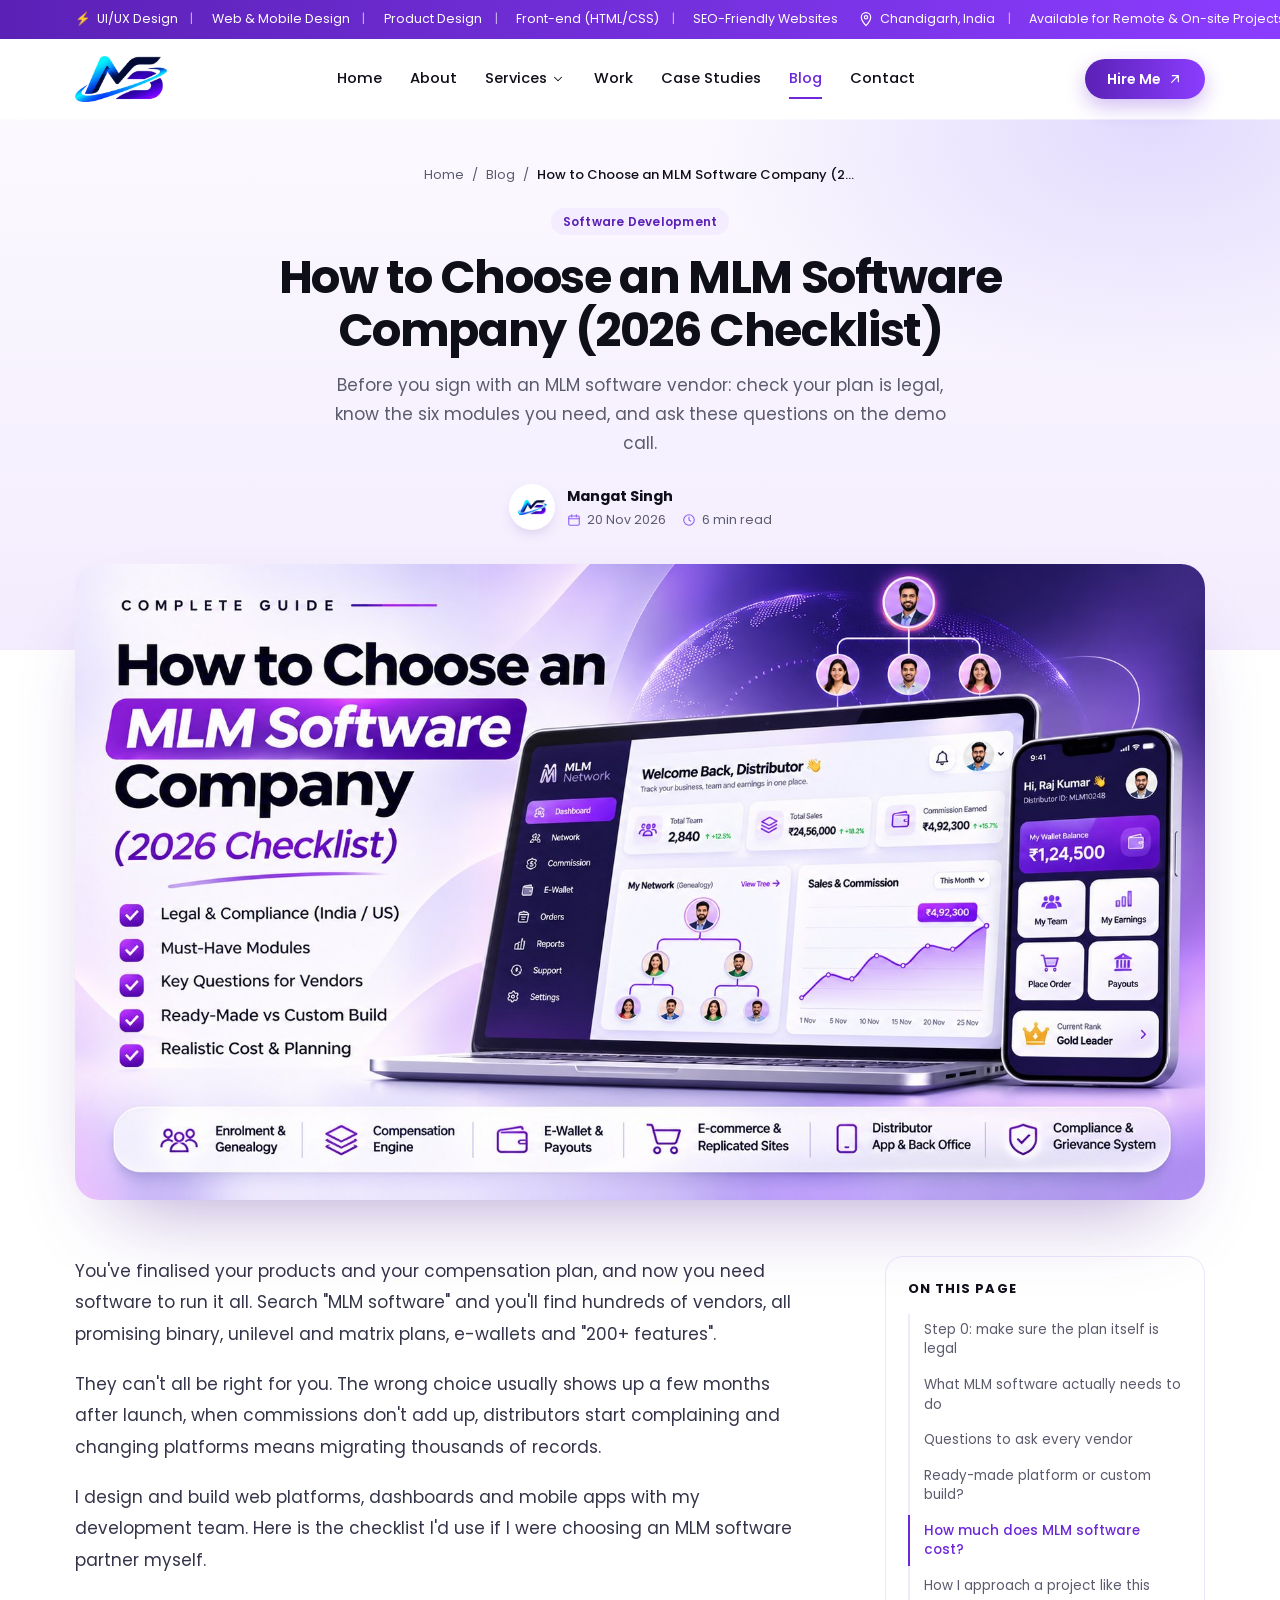
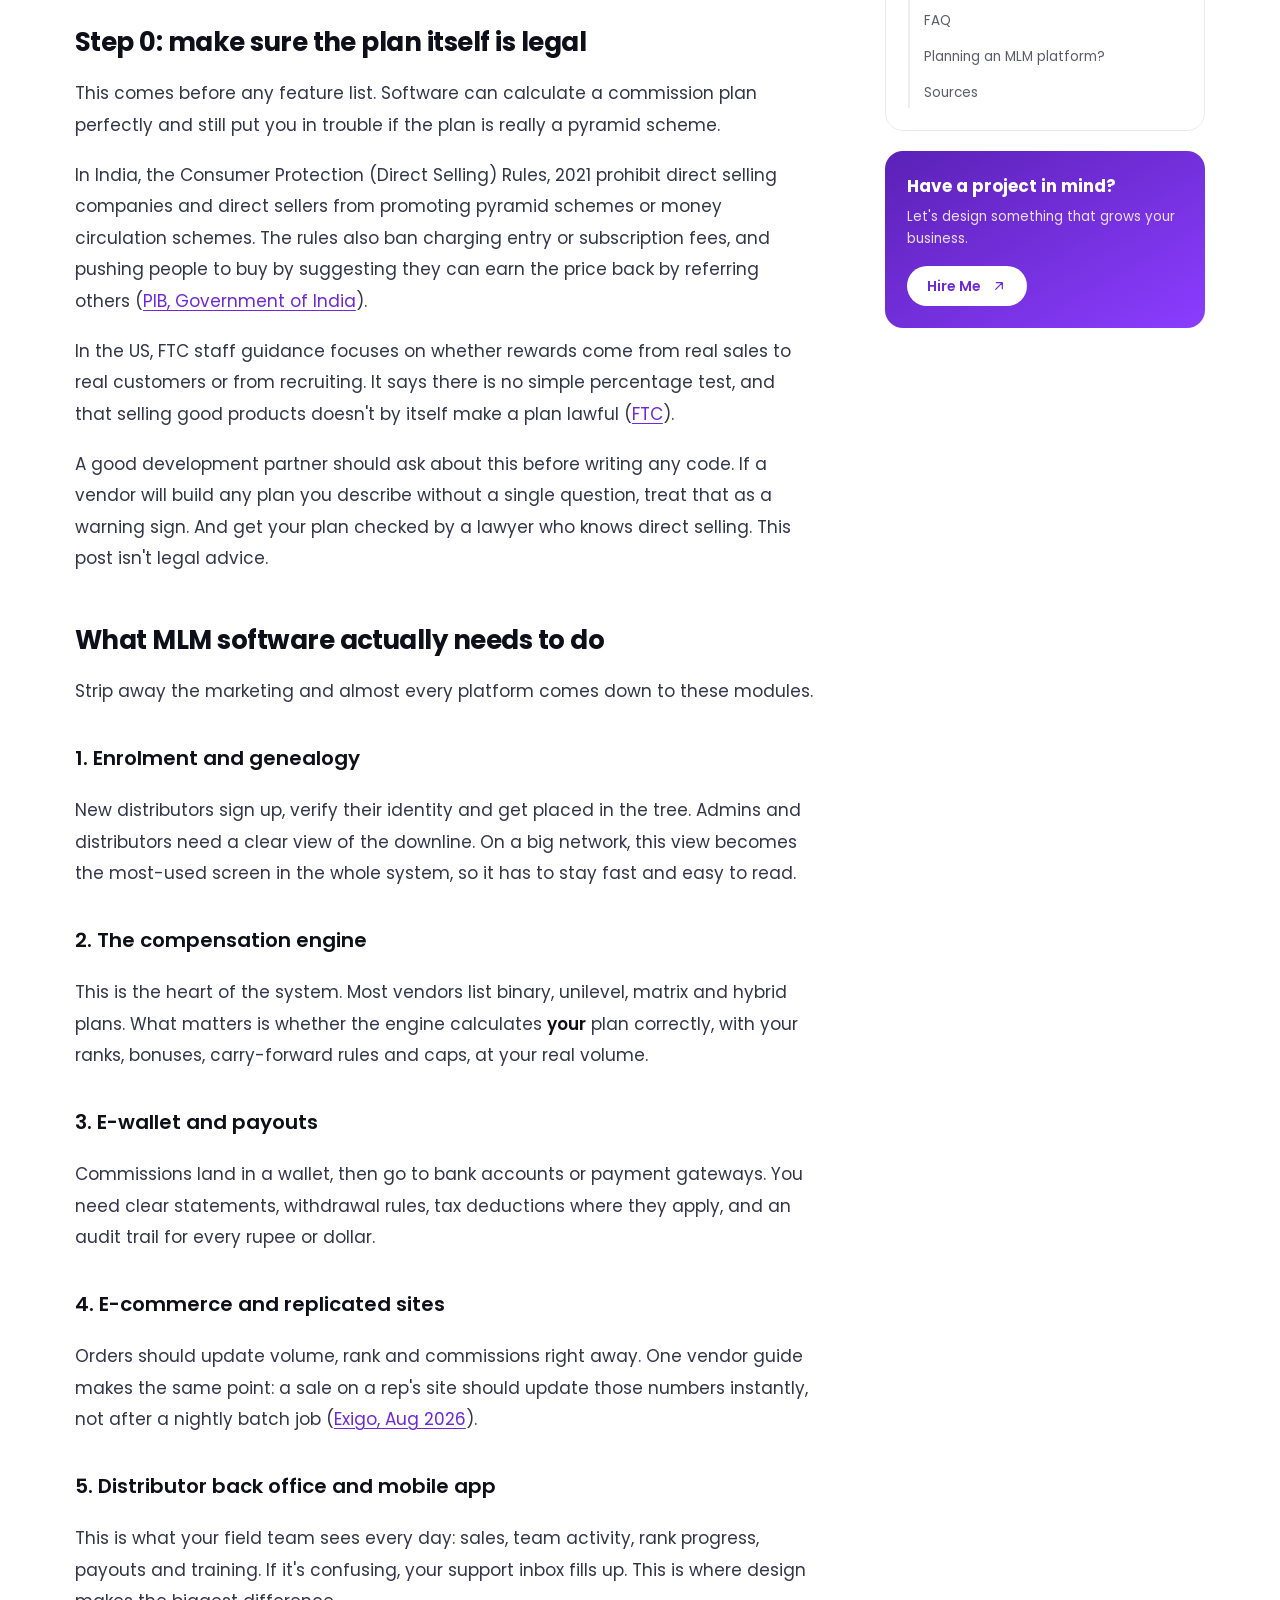
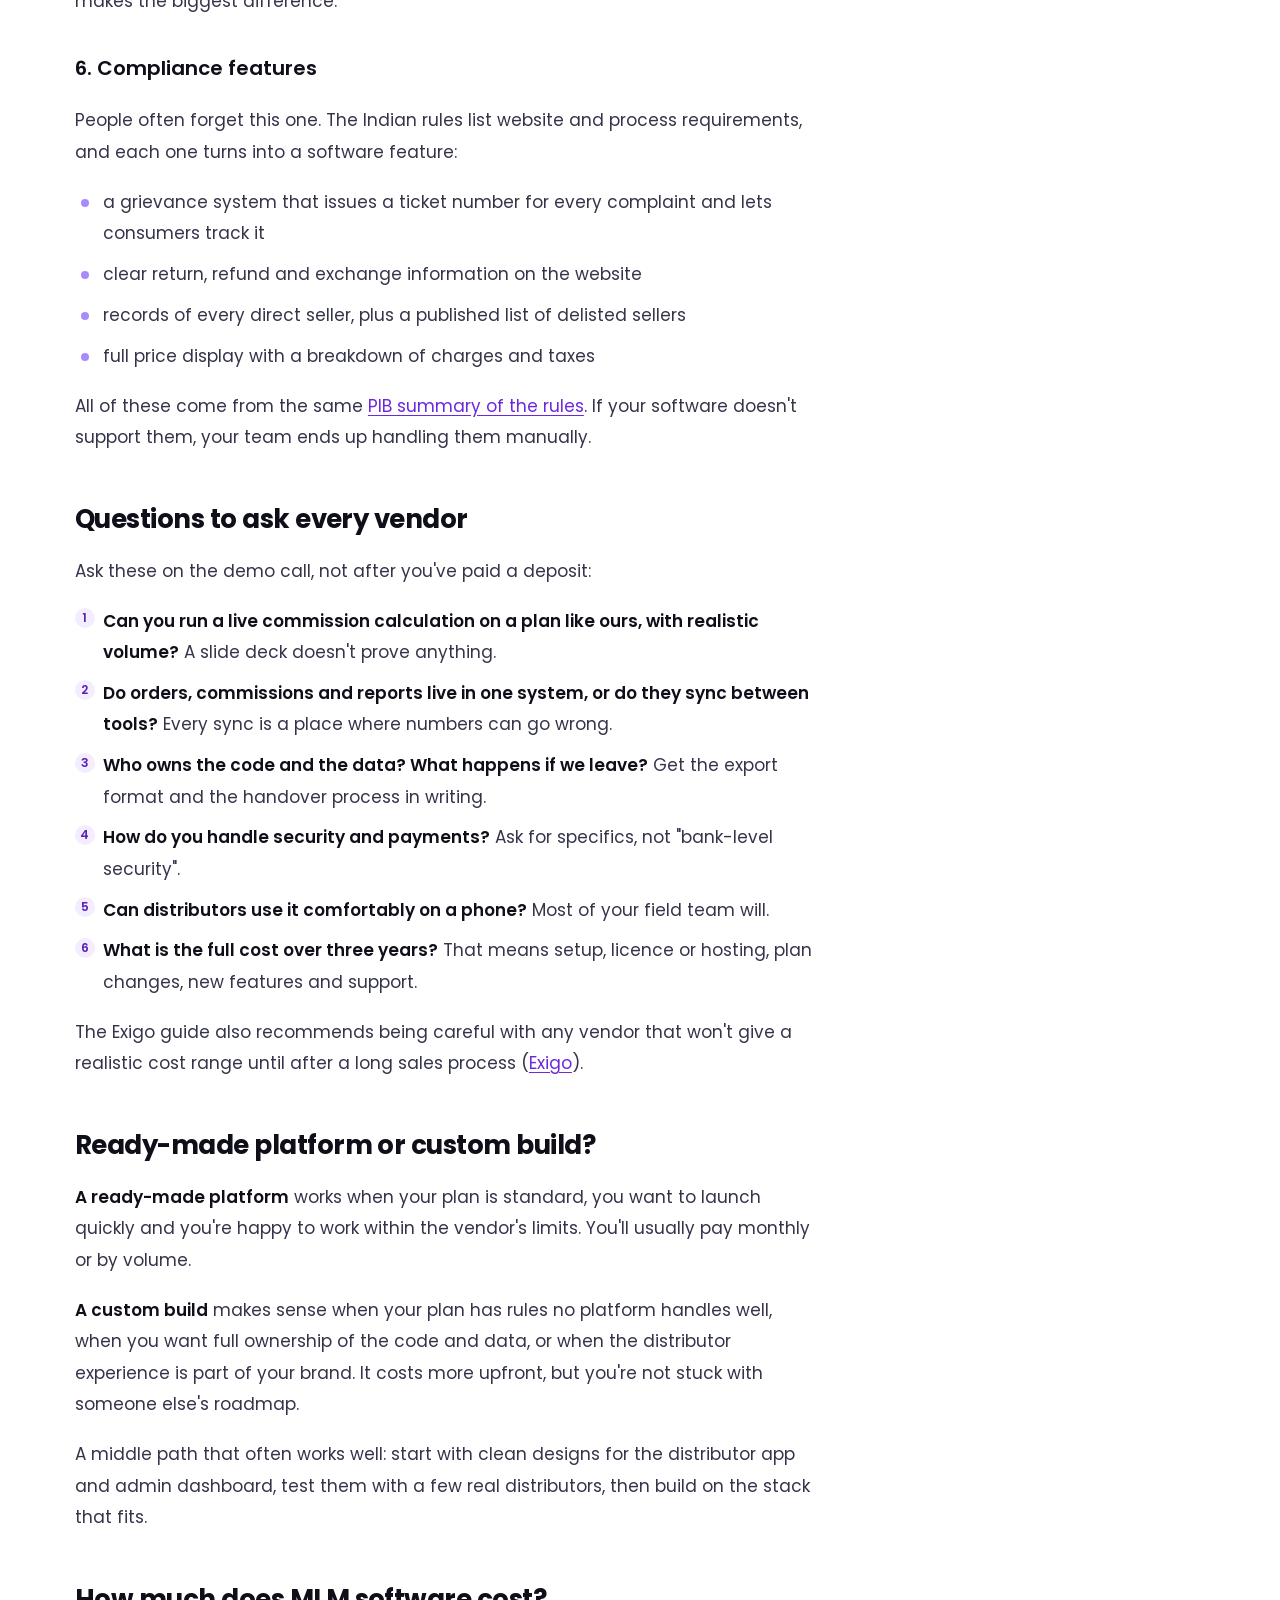
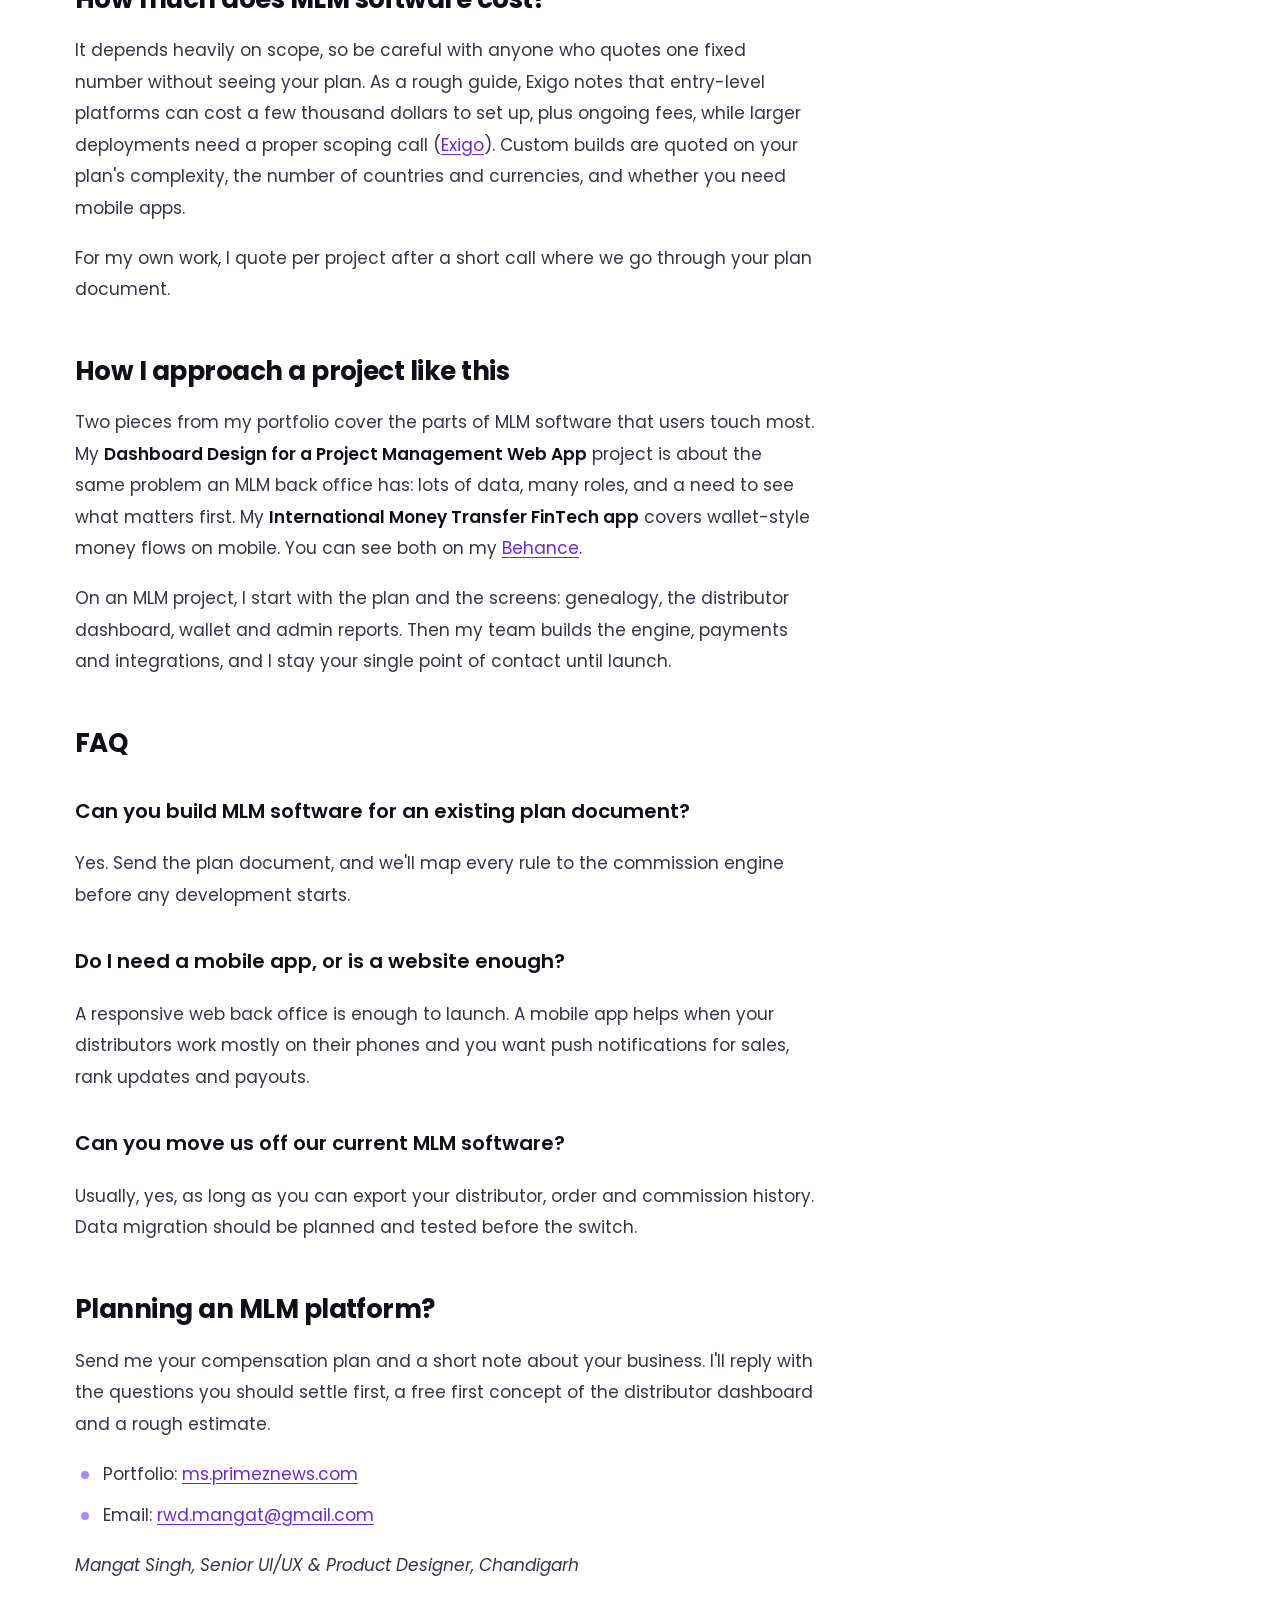
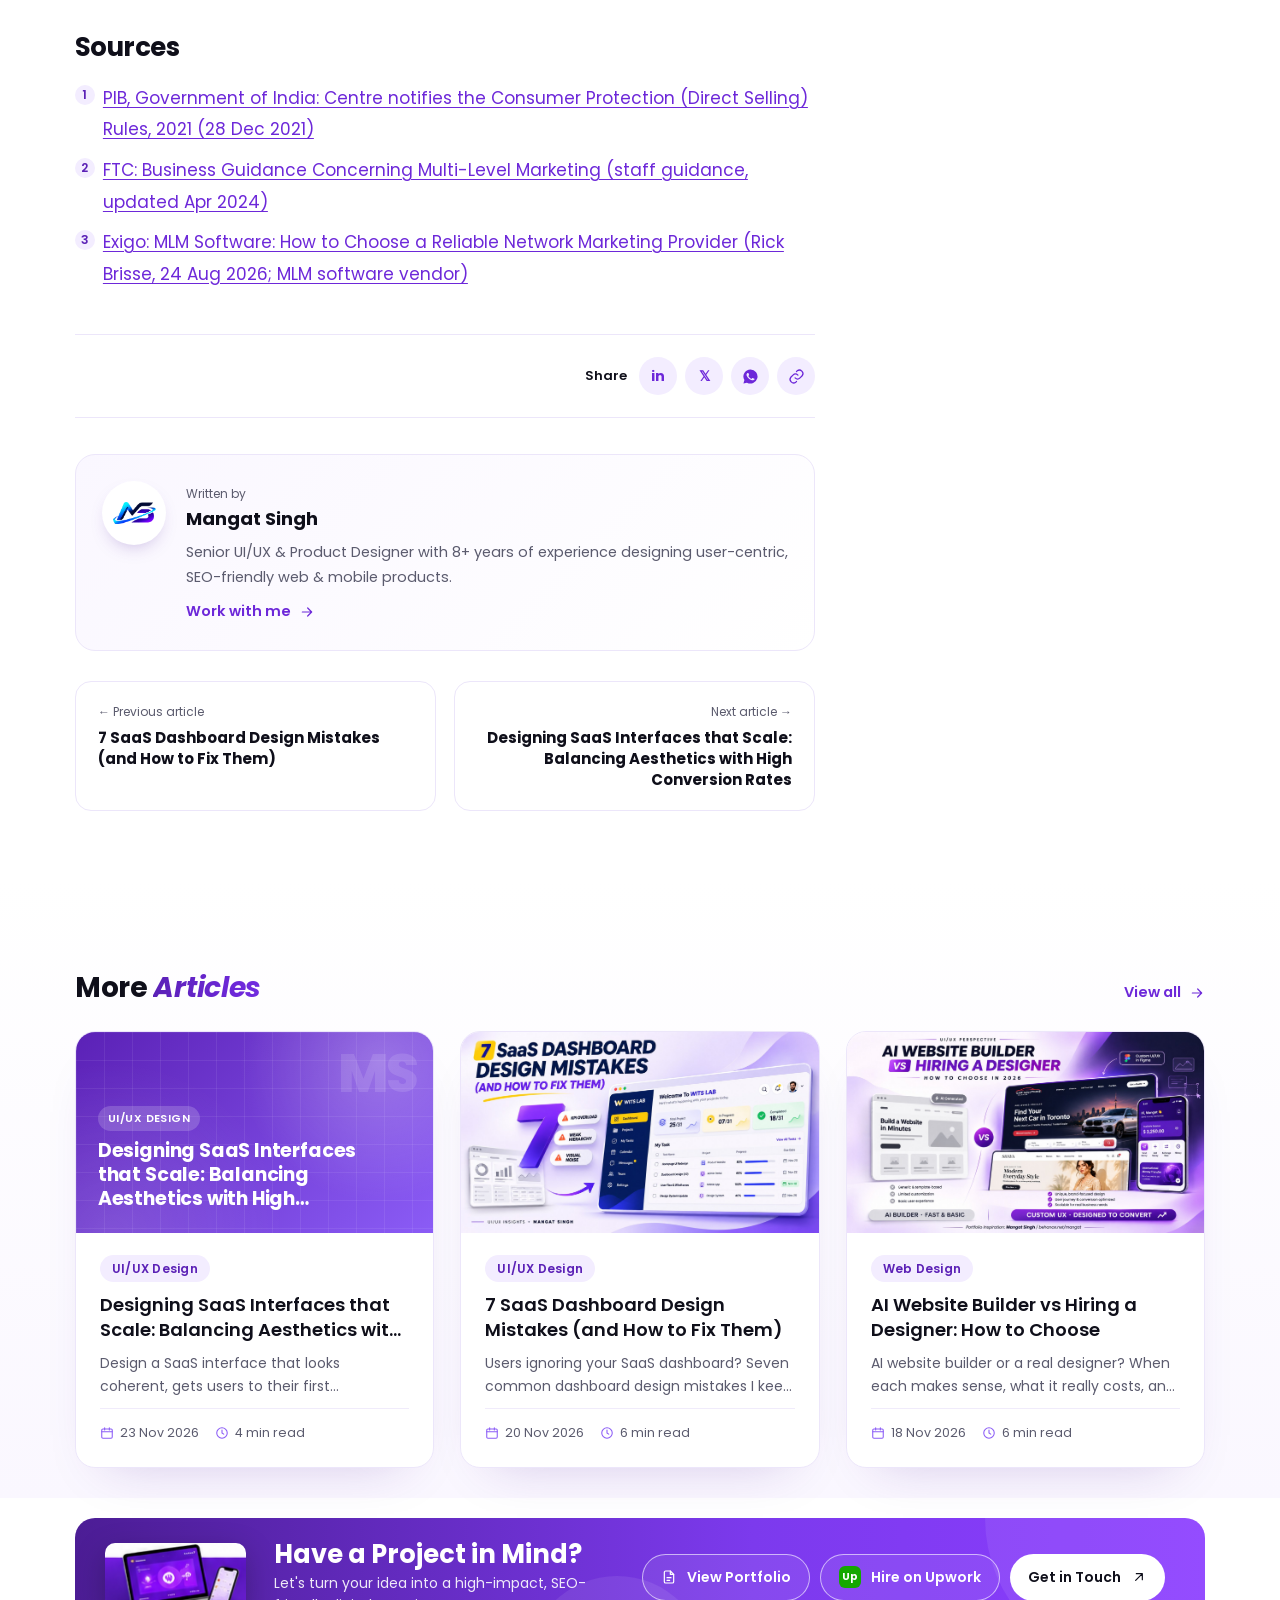
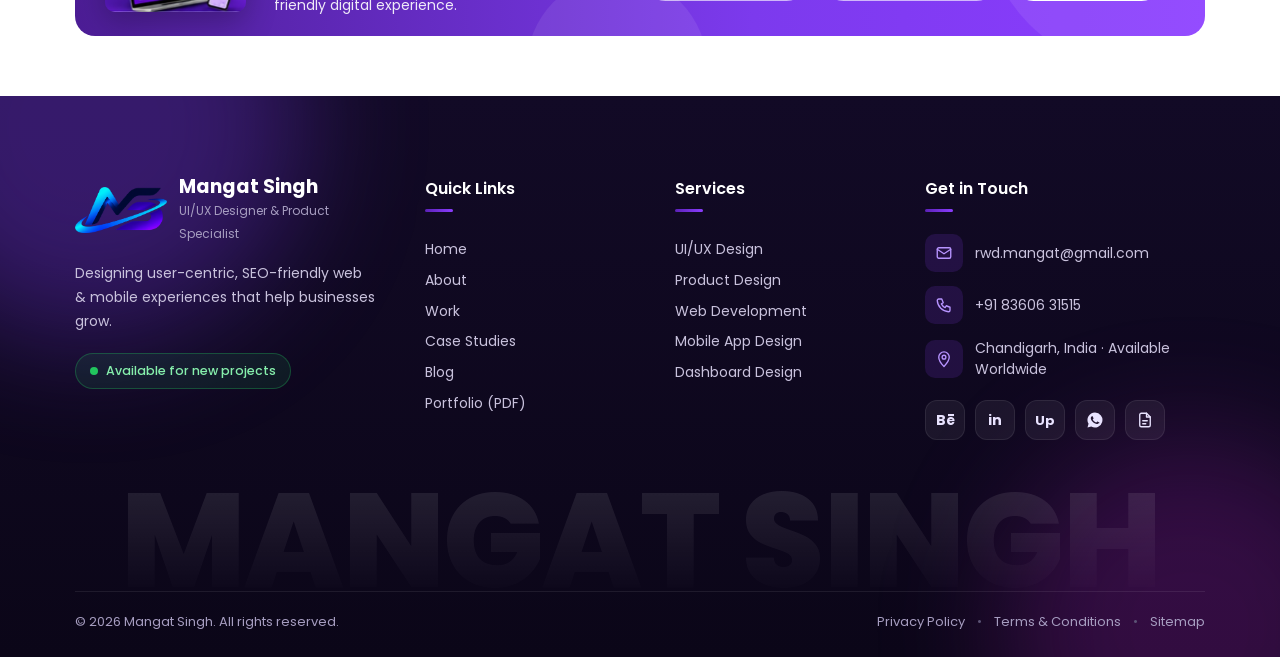
<file: how-to-choose-mlm-software-company.html>
<!DOCTYPE html>
<html lang="en" prefix="og: https://ogp.me/ns#">
<head>
    <meta charset="UTF-8">
    <meta name="viewport" content="width=device-width, initial-scale=1.0">
    <!-- ===== Social share preview (LinkedIn, WhatsApp, Facebook, X) ===== -->
    <meta property="og:type" content="article">
    <meta property="og:site_name" content="Mangat Singh">
    <meta property="og:locale" content="en_US">
    <meta property="og:url" content="https://ms.primeznews.com/how-to-choose-mlm-software-company.html">
    <meta property="og:title" content="How to Choose an MLM Software Company (2026 Checklist)">
    <meta property="og:description" content="Choosing MLM software? Check your plan&#x27;s legality, must-have modules, vendor questions and costs before you sign. A practical buyer&#x27;s checklist.">
    <meta property="og:image" content="https://ms.primeznews.com/assets/images/blog/how-to-choose-mlm-software-company-og.jpg">
    <meta property="og:image:secure_url" content="https://ms.primeznews.com/assets/images/blog/how-to-choose-mlm-software-company-og.jpg">
    <meta property="og:image:type" content="image/jpeg">
    <meta property="og:image:width" content="1200">
    <meta property="og:image:height" content="675">
    <meta property="og:image:alt" content="How to choose an MLM software company (2026 checklist): an MLM distributor dashboard on laptop and mobile with genealogy tree, sales and commission chart and e-wallet, plus the six must-have modules.">
    <meta property="article:published_time" content="2026-11-20">
    <meta property="article:author" content="Mangat Singh">
    <meta name="image" content="https://ms.primeznews.com/assets/images/blog/how-to-choose-mlm-software-company-og.jpg">
    <meta name="twitter:card" content="summary_large_image">
    <meta name="twitter:title" content="How to Choose an MLM Software Company (2026 Checklist)">
    <meta name="twitter:description" content="Choosing MLM software? Check your plan&#x27;s legality, must-have modules, vendor questions and costs before you sign. A practical buyer&#x27;s checklist.">
    <meta name="twitter:image" content="https://ms.primeznews.com/assets/images/blog/how-to-choose-mlm-software-company-og.jpg">
    <title>How to Choose an MLM Software Company (2026 Checklist) | Mangat Singh Blog</title>
    <meta name="description" content="Choosing MLM software? Check your plan&#x27;s legality, must-have modules, vendor questions and costs before you sign. A practical buyer&#x27;s checklist.">
    <meta name="keywords" content="how to choose MLM software company, MLM software development, MLM software features, custom MLM software cost, direct selling rules India software, binary unilevel matrix MLM software">
    <meta name="author" content="Mangat Singh">
    <link rel="canonical" href="https://ms.primeznews.com/how-to-choose-mlm-software-company.html">
    <script type="application/ld+json">
    {"@context": "https://schema.org", "@type": "BlogPosting", "headline": "How to Choose an MLM Software Company (2026 Checklist)", "description": "Choosing MLM software? Check your plan's legality, must-have modules, vendor questions and costs before you sign. A practical buyer's checklist.", "image": "https://ms.primeznews.com/assets/images/blog/how-to-choose-mlm-software-company-og.jpg", "datePublished": "2026-11-20", "dateModified": "2026-11-20", "author": {"@type": "Person", "name": "Mangat Singh", "url": "https://ms.primeznews.com"}, "publisher": {"@type": "Person", "name": "Mangat Singh"}, "mainEntityOfPage": "https://ms.primeznews.com/how-to-choose-mlm-software-company.html", "keywords": "how to choose MLM software company, MLM software development, MLM software features, custom MLM software cost, direct selling rules India software, binary unilevel matrix MLM software"}
    </script>
    <link rel="icon" type="image/png" href="assets/images/favicon.png?v=26">
    <link rel="apple-touch-icon" href="assets/images/logo-icon.png">
    <link rel="preconnect" href="https://fonts.googleapis.com">
    <link rel="preconnect" href="https://fonts.gstatic.com" crossorigin>
    <link href="https://fonts.googleapis.com/css2?family=Poppins:wght@400;500;600;700;800&family=Mr+Dafoe&display=swap" rel="stylesheet">
    <link rel="stylesheet" href="assets/css/style.css?v=28">
    <link rel="stylesheet" href="assets/css/blog.css?v=8">
</head>
<body data-page="blog-detail" data-slug="how-to-choose-mlm-software-company" id="top">
    <div class="read-progress"><span id="readProgress"></span></div>


    <!-- ===== Top Bar ===== -->
    <div class="topbar">
        <div class="container topbar-inner">
            <ul class="topbar-list">
                <li><span class="bolt">⚡</span> UI/UX Design</li>
                <li>Web &amp; Mobile Design</li>
                <li>Product Design</li>
                <li>Front-end (HTML/CSS)</li>
                <li>SEO-Friendly Websites</li>
            </ul>
            <ul class="topbar-list topbar-right">
                <li>
                    <svg viewBox="0 0 24 24" class="ico-sm"><path d="M12 22s7-7.2 7-12.5A7 7 0 0 0 5 9.5C5 14.8 12 22 12 22z"/><circle cx="12" cy="9.5" r="2.5"/></svg>
                    Chandigarh, India
                </li>
                <li>Available for Remote &amp; On-site Projects</li>
            </ul>
        </div>
    </div>

    <!-- ===== Header ===== -->
    <header class="header" id="header">
        <div class="container header-inner">
            <a href="index.html#home" class="brand" aria-label="Mangat Singh - Home">
                <img src="assets/images/logo-mark.png?v=26" alt="Mangat Singh" class="brand-img" width="570" height="285">
            </a>

            <nav class="nav" id="nav">
                <ul class="nav-links">
                    <li><a href="index.html#home">Home</a></li>
                    <li><a href="index.html#about">About</a></li>
                    <li class="has-dropdown">
                        <a href="index.html#services">Services
                            <svg viewBox="0 0 24 24" class="ico-xs"><path d="m6 9 6 6 6-6"/></svg>
                        </a>
                        <ul class="dropdown">
                            <li><a href="index.html#services">UI/UX Design</a></li>
                            <li><a href="index.html#services">Product Design</a></li>
                            <li><a href="index.html#services">Web Design &amp; Development</a></li>
                            <li><a href="index.html#services">Mobile App Design</a></li>
                        </ul>
                    </li>
                    <li><a href="index.html#work">Work</a></li>
                    <li><a href="index.html#case-studies">Case Studies</a></li>
                    <li><a href="blog.html" class="active">Blog</a></li>
                    <li><a href="index.html#contact">Contact</a></li>
                </ul>
                <a href="index.html#contact" class="btn btn-primary btn-sm nav-cta-mobile">Hire Me</a>
            </nav>

            <a href="index.html#contact" class="btn btn-primary btn-sm header-cta">
                Hire Me
                <svg viewBox="0 0 24 24" class="ico-sm"><path d="M7 17 17 7M8 7h9v9"/></svg>
            </a>

            <button class="menu-toggle" id="menuToggle" aria-label="Open menu">
                <span></span><span></span><span></span>
            </button>
        </div>
    </header>

    
    <main>
        <article class="b-post" id="postRoot">
            <!-- ===== Post header ===== -->
            <header class="b-post-head">
                <div class="container b-post-head-inner">
                    <nav class="b-crumbs" aria-label="Breadcrumb"><a href="index.html">Home</a><span>/</span><a href="blog.html">Blog</a><span>/</span><span id="postCrumb">How to Choose an MLM Software Company (2026 Checklist)</span></nav>
                    <a href="blog.html?category=Software%20Development" class="b-cat b-cat-link" id="postCat">Software Development</a>
                    <h1 id="postTitle">How to Choose an MLM Software Company (2026 Checklist)</h1>
                    <p class="b-post-excerpt" id="postExcerpt">Before you sign with an MLM software vendor: check your plan is legal, know the six modules you need, and ask these questions on the demo call.</p>
                    <div class="b-post-by">
                        <img src="assets/images/logo-mark.png" alt="" class="b-author-img">
                        <div><strong id="postAuthor">Mangat Singh</strong><div class="b-meta" id="postMeta"><span><svg viewBox="0 0 24 24"><rect x="3" y="5" width="18" height="16" rx="2"/><path d="M3 10h18M8 3v4M16 3v4"/></svg><time datetime="2026-11-20">20 Nov 2026</time></span><span><svg viewBox="0 0 24 24"><circle cx="12" cy="12" r="9"/><path d="M12 7v5l3 2"/></svg>6 min read</span></div></div>
                    </div>
                </div>
            </header>

            <div class="container">
                <div class="b-post-cover" id="postCover"><div class="b-cover"><img src="assets/images/blog/how-to-choose-mlm-software-company.jpg" alt="How to choose an MLM software company (2026 checklist): an MLM distributor dashboard on laptop and mobile with genealogy tree, sales and commission chart and e-wallet, plus the six must-have modules." width="1671" height="941" fetchpriority="high"></div></div>

                <div class="b-post-layout">
                    <!-- content -->
                    <div class="b-post-main">
                        <div class="b-prose" id="postBody">
            <p>You've finalised your products and your compensation plan, and now you need software to run it all. Search "MLM software" and you'll find hundreds of vendors, all promising binary, unilevel and matrix plans, e-wallets and "200+ features".</p>
            <p>They can't all be right for you. The wrong choice usually shows up a few months after launch, when commissions don't add up, distributors start complaining and changing platforms means migrating thousands of records.</p>
            <p>I design and build web platforms, dashboards and mobile apps with my development team. Here is the checklist I'd use if I were choosing an MLM software partner myself.</p>
            <h2>Step 0: make sure the plan itself is legal</h2>
            <p>This comes before any feature list. Software can calculate a commission plan perfectly and still put you in trouble if the plan is really a pyramid scheme.</p>
            <p>In India, the Consumer Protection (Direct Selling) Rules, 2021 prohibit direct selling companies and direct sellers from promoting pyramid schemes or money circulation schemes. The rules also ban charging entry or subscription fees, and pushing people to buy by suggesting they can earn the price back by referring others (<a href="https://pib.gov.in/PressReleasePage.aspx?PRID=1785873">PIB, Government of India</a>).</p>
            <p>In the US, FTC staff guidance focuses on whether rewards come from real sales to real customers or from recruiting. It says there is no simple percentage test, and that selling good products doesn't by itself make a plan lawful (<a href="https://www.ftc.gov/business-guidance/resources/business-guidance-concerning-multi-level-marketing">FTC</a>).</p>
            <p>A good development partner should ask about this before writing any code. If a vendor will build any plan you describe without a single question, treat that as a warning sign. And get your plan checked by a lawyer who knows direct selling. This post isn't legal advice.</p>
            <h2>What MLM software actually needs to do</h2>
            <p>Strip away the marketing and almost every platform comes down to these modules.</p>
            <h3>1. Enrolment and genealogy</h3>
            <p>New distributors sign up, verify their identity and get placed in the tree. Admins and distributors need a clear view of the downline. On a big network, this view becomes the most-used screen in the whole system, so it has to stay fast and easy to read.</p>
            <h3>2. The compensation engine</h3>
            <p>This is the heart of the system. Most vendors list binary, unilevel, matrix and hybrid plans. What matters is whether the engine calculates <strong>your</strong> plan correctly, with your ranks, bonuses, carry-forward rules and caps, at your real volume.</p>
            <h3>3. E-wallet and payouts</h3>
            <p>Commissions land in a wallet, then go to bank accounts or payment gateways. You need clear statements, withdrawal rules, tax deductions where they apply, and an audit trail for every rupee or dollar.</p>
            <h3>4. E-commerce and replicated sites</h3>
            <p>Orders should update volume, rank and commissions right away. One vendor guide makes the same point: a sale on a rep's site should update those numbers instantly, not after a nightly batch job (<a href="https://www.exigo.com/resources/blog/mlm-software-how-to-choose-a-reliable-provider/">Exigo, Aug 2026</a>).</p>
            <h3>5. Distributor back office and mobile app</h3>
            <p>This is what your field team sees every day: sales, team activity, rank progress, payouts and training. If it's confusing, your support inbox fills up. This is where design makes the biggest difference.</p>
            <h3>6. Compliance features</h3>
            <p>People often forget this one. The Indian rules list website and process requirements, and each one turns into a software feature:</p>
            <ul>
            <li>a grievance system that issues a ticket number for every complaint and lets consumers track it</li>
            <li>clear return, refund and exchange information on the website</li>
            <li>records of every direct seller, plus a published list of delisted sellers</li>
            <li>full price display with a breakdown of charges and taxes</li>
            </ul>
            <p>All of these come from the same <a href="https://pib.gov.in/PressReleasePage.aspx?PRID=1785873">PIB summary of the rules</a>. If your software doesn't support them, your team ends up handling them manually.</p>
            <h2>Questions to ask every vendor</h2>
            <p>Ask these on the demo call, not after you've paid a deposit:</p>
            <ol>
            <li><strong>Can you run a live commission calculation on a plan like ours, with realistic volume?</strong> A slide deck doesn't prove anything.</li>
            <li><strong>Do orders, commissions and reports live in one system, or do they sync between tools?</strong> Every sync is a place where numbers can go wrong.</li>
            <li><strong>Who owns the code and the data? What happens if we leave?</strong> Get the export format and the handover process in writing.</li>
            <li><strong>How do you handle security and payments?</strong> Ask for specifics, not "bank-level security".</li>
            <li><strong>Can distributors use it comfortably on a phone?</strong> Most of your field team will.</li>
            <li><strong>What is the full cost over three years?</strong> That means setup, licence or hosting, plan changes, new features and support.</li>
            </ol>
            <p>The Exigo guide also recommends being careful with any vendor that won't give a realistic cost range until after a long sales process (<a href="https://www.exigo.com/resources/blog/mlm-software-how-to-choose-a-reliable-provider/">Exigo</a>).</p>
            <h2>Ready-made platform or custom build?</h2>
            <p><strong>A ready-made platform</strong> works when your plan is standard, you want to launch quickly and you're happy to work within the vendor's limits. You'll usually pay monthly or by volume.</p>
            <p><strong>A custom build</strong> makes sense when your plan has rules no platform handles well, when you want full ownership of the code and data, or when the distributor experience is part of your brand. It costs more upfront, but you're not stuck with someone else's roadmap.</p>
            <p>A middle path that often works well: start with clean designs for the distributor app and admin dashboard, test them with a few real distributors, then build on the stack that fits.</p>
            <h2>How much does MLM software cost?</h2>
            <p>It depends heavily on scope, so be careful with anyone who quotes one fixed number without seeing your plan. As a rough guide, Exigo notes that entry-level platforms can cost a few thousand dollars to set up, plus ongoing fees, while larger deployments need a proper scoping call (<a href="https://www.exigo.com/resources/blog/mlm-software-how-to-choose-a-reliable-provider/">Exigo</a>). Custom builds are quoted on your plan's complexity, the number of countries and currencies, and whether you need mobile apps.</p>
            <p>For my own work, I quote per project after a short call where we go through your plan document.</p>
            <h2>How I approach a project like this</h2>
            <p>Two pieces from my portfolio cover the parts of MLM software that users touch most. My <strong>Dashboard Design for a Project Management Web App</strong> project is about the same problem an MLM back office has: lots of data, many roles, and a need to see what matters first. My <strong>International Money Transfer FinTech app</strong> covers wallet-style money flows on mobile. You can see both on my <a href="https://www.behance.net/mangat">Behance</a>.</p>
            <p>On an MLM project, I start with the plan and the screens: genealogy, the distributor dashboard, wallet and admin reports. Then my team builds the engine, payments and integrations, and I stay your single point of contact until launch.</p>
            <h2>FAQ</h2>
            <h3>Can you build MLM software for an existing plan document?</h3>
            <p>Yes. Send the plan document, and we'll map every rule to the commission engine before any development starts.</p>
            <h3>Do I need a mobile app, or is a website enough?</h3>
            <p>A responsive web back office is enough to launch. A mobile app helps when your distributors work mostly on their phones and you want push notifications for sales, rank updates and payouts.</p>
            <h3>Can you move us off our current MLM software?</h3>
            <p>Usually, yes, as long as you can export your distributor, order and commission history. Data migration should be planned and tested before the switch.</p>
            <h2>Planning an MLM platform?</h2>
            <p>Send me your compensation plan and a short note about your business. I'll reply with the questions you should settle first, a free first concept of the distributor dashboard and a rough estimate.</p>
            <ul>
            <li>Portfolio: <a href="https://ms.primeznews.com">ms.primeznews.com</a></li>
            <li>Email: <a href="mailto:rwd.mangat@gmail.com">rwd.mangat@gmail.com</a></li>
            </ul>
            <p><em>Mangat Singh, Senior UI/UX &amp; Product Designer, Chandigarh</em></p>
            <h2>Sources</h2>
            <ol>
            <li><a href="https://pib.gov.in/PressReleasePage.aspx?PRID=1785873">PIB, Government of India: Centre notifies the Consumer Protection (Direct Selling) Rules, 2021 (28 Dec 2021)</a></li>
            <li><a href="https://www.ftc.gov/business-guidance/resources/business-guidance-concerning-multi-level-marketing">FTC: Business Guidance Concerning Multi-Level Marketing (staff guidance, updated Apr 2024)</a></li>
            <li><a href="https://www.exigo.com/resources/blog/mlm-software-how-to-choose-a-reliable-provider/">Exigo: MLM Software: How to Choose a Reliable Network Marketing Provider (Rick Brisse, 24 Aug 2026; MLM software vendor)</a></li>
            </ol>
        
                        </div>

                        <div class="b-post-foot">
                            <div class="b-tags" id="postTags"></div>
                            <div class="b-share">
                                <span>Share</span>
                                <a id="shareLinkedIn" href="#" target="_blank" rel="noopener" aria-label="Share on LinkedIn" class="b-share-btn"><b>in</b></a>
                                <a id="shareX" href="#" target="_blank" rel="noopener" aria-label="Share on X" class="b-share-btn"><b>𝕏</b></a>
                                <a id="shareWhatsApp" href="#" target="_blank" rel="noopener" aria-label="Share on WhatsApp" class="b-share-btn"><svg viewBox="0 0 24 24" class="fill"><path d="M12 2a10 10 0 0 0-8.6 15.1L2 22l5-1.3A10 10 0 1 0 12 2zm5.3 14.1c-.2.6-1.3 1.2-1.8 1.2-.5.1-1 .2-3.3-.7-2.8-1.1-4.5-3.9-4.7-4.1-.1-.2-1.1-1.5-1.1-2.9s.7-2 1-2.3c.2-.3.5-.3.7-.3h.5c.2 0 .4 0 .6.5l.8 2c.1.2.1.3 0 .5l-.4.6-.4.4c-.1.1-.3.3-.1.6.2.3.8 1.3 1.7 2.1 1.2 1 2.1 1.4 2.4 1.5.3.2.5.1.6 0l.9-1c.2-.3.4-.2.6-.1l1.9.9c.3.1.5.2.5.3.1.2.1.7-.1 1.3z"/></svg></a>
                                <button id="shareCopy" class="b-share-btn" aria-label="Copy link"><svg viewBox="0 0 24 24"><path d="M10 14a5 5 0 0 0 7 0l3-3a5 5 0 0 0-7-7l-1 1"/><path d="M14 10a5 5 0 0 0-7 0l-3 3a5 5 0 0 0 7 7l1-1"/></svg><em>Copied!</em></button>
                            </div>
                        </div>

                        <div class="b-author-box">
                            <img src="assets/images/logo-mark.png" alt="">
                            <div>
                                <small>Written by</small>
                                <strong>Mangat Singh</strong>
                                <p>Senior UI/UX &amp; Product Designer with 8+ years of experience designing user-centric, SEO-friendly web &amp; mobile products.</p>
                                <a href="index.html#contact" class="wm-link">Work with me <svg viewBox="0 0 24 24" class="ico-sm"><path d="M5 12h14M13 6l6 6-6 6"/></svg></a>
                            </div>
                        </div>

                        <nav class="b-prevnext" id="postPrevNext" aria-label="More articles"></nav>
                    </div>

                    <!-- sidebar -->
                    <aside class="b-post-side">
                        <div class="b-side-card" id="postTocWrap">
                            <h4>On this page</h4>
                            <ol class="b-toc" id="postToc"></ol>
                        </div>
                        <div class="b-side-card b-side-cta">
                            <h4>Have a project in mind?</h4>
                            <p>Let's design something that grows your business.</p>
                            <a href="index.html#contact" class="btn btn-primary btn-sm">Hire Me <svg viewBox="0 0 24 24" class="ico-sm"><path d="M7 17 17 7M8 7h9v9"/></svg></a>
                        </div>
                    </aside>
                </div>
            </div>

            <!-- related -->
            <section class="b-related" id="postRelated">
                <div class="container">
                    <div class="b-related-head">
                        <h2 class="it2-title">More <span class="text-gradient">Articles</span></h2>
                        <a href="blog.html" class="wm-link">View all <svg viewBox="0 0 24 24" class="ico-sm"><path d="M5 12h14M13 6l6 6-6 6"/></svg></a>
                    </div>
                    <div class="b-grid" id="relatedGrid"></div>
                </div>
            </section>
        </article>

        <!-- not found -->
        <section class="b-notfound" id="postNotFound" hidden>
            <div class="container">
                <strong>404</strong>
                <h2>Article not found</h2>
                <p>This article may have been moved or removed.</p>
                <a href="blog.html" class="btn btn-primary">Back to Blog</a>
            </div>
        </section>

        <!-- ===== CTA ===== -->
        <section class="cta-wrap" id="contact">
            <div class="container">
                <div class="cta">
                    <img src="assets/images/cta-device.jpg" alt="" class="cta-img" aria-hidden="true">
                    <div class="cta-text">
                        <h2>Have a Project in Mind?</h2>
                        <p>Let's turn your idea into a high-impact, SEO-friendly digital experience.</p>
                    </div>
                    <div class="cta-actions">
                        <a href="assets/docs/Mangat-Singh-UI-UX-Portfolio.pdf" class="btn btn-ghost-white" target="_blank" rel="noopener">
                            <svg viewBox="0 0 24 24" class="ico-sm"><path d="M14 3H7a2 2 0 0 0-2 2v14a2 2 0 0 0 2 2h10a2 2 0 0 0 2-2V8z"/><path d="M14 3v5h5M9 13h6M9 17h4"/></svg>
                            View Portfolio
                        </a>
                        <a href="https://www.upwork.com/freelancers/~0131b9f00ed8ef86f9" target="_blank" rel="noopener" class="btn btn-ghost-white">
                            <span class="up-badge">Up</span>
                            Hire on Upwork
                        </a>
                        <a href="mailto:rwd.mangat@gmail.com?subject=Project%20enquiry" class="btn btn-white">
                            Get in Touch
                            <svg viewBox="0 0 24 24" class="ico-sm"><path d="M7 17 17 7M8 7h9v9"/></svg>
                        </a>
                    </div>
                </div>
            </div>
        </section>
        </main>


    <!-- ===== Footer ===== -->
    <footer class="footer">
        <div class="footer-glow footer-glow-1"></div>
        <div class="footer-glow footer-glow-2"></div>

        <div class="container">
            <div class="footer-grid">
                <!-- Brand -->
                <div class="footer-about">
                    <a href="index.html#home" class="footer-logo" aria-label="Mangat Singh - Home">
                        <img src="assets/images/logo-mark.png?v=26" alt="Mangat Singh" class="brand-img" width="570" height="285">
                        <span>
                            <strong>Mangat Singh</strong>
                            <small>UI/UX Designer &amp; Product Specialist</small>
                        </span>
                    </a>
                    <p>Designing user-centric, SEO-friendly web &amp; mobile experiences that help businesses grow.</p>
                    <span class="status-pill"><span class="dot"></span> Available for new projects</span>
                </div>

                <!-- Links -->
                <div class="footer-col">
                    <h4>Quick Links</h4>
                    <a href="index.html#home">Home</a>
                    <a href="index.html#about">About</a>
                    <a href="index.html#work">Work</a>
                    <a href="index.html#case-studies">Case Studies</a>
                    <a href="blog.html">Blog</a>
                    <a href="assets/docs/Mangat-Singh-UI-UX-Portfolio.pdf" target="_blank" rel="noopener">Portfolio (PDF)</a>
                </div>
                <div class="footer-col">
                    <h4>Services</h4>
                    <a href="index.html#services">UI/UX Design</a>
                    <a href="index.html#services">Product Design</a>
                    <a href="index.html#services">Web Development</a>
                    <a href="index.html#services">Mobile App Design</a>
                    <a href="index.html#services">Dashboard Design</a>
                </div>

                <!-- Contact -->
                <div class="footer-col footer-contact">
                    <h4>Get in Touch</h4>
                    <a href="mailto:rwd.mangat@gmail.com" class="contact-line">
                        <span class="c-ico"><svg viewBox="0 0 24 24"><rect x="3" y="5" width="18" height="14" rx="2"/><path d="m3 7 9 6 9-6"/></svg></span>
                        rwd.mangat@gmail.com
                    </a>
                    <a href="https://wa.me/918360631515" target="_blank" rel="noopener" class="contact-line">
                        <span class="c-ico"><svg viewBox="0 0 24 24"><path d="M5 4h4l2 5-2.5 1.5a11 11 0 0 0 5 5L15 13l5 2v4a2 2 0 0 1-2 2A16 16 0 0 1 3 6a2 2 0 0 1 2-2"/></svg></span>
                        +91 83606 31515
                    </a>
                    <div class="contact-line">
                        <span class="c-ico"><svg viewBox="0 0 24 24"><path d="M12 22s7-7.2 7-12.5A7 7 0 0 0 5 9.5C5 14.8 12 22 12 22z"/><circle cx="12" cy="9.5" r="2.5"/></svg></span>
                        Chandigarh, India &middot; Available Worldwide
                    </div>
                    <div class="socials">
                        <a href="https://www.behance.net/mangat" target="_blank" rel="noopener" aria-label="Behance" class="social">Bē</a>
                        <a href="https://www.linkedin.com/in/rwdesigner1/" target="_blank" rel="noopener" aria-label="LinkedIn" class="social">in</a>
                        <a href="https://www.upwork.com/freelancers/~0131b9f00ed8ef86f9" target="_blank" rel="noopener" aria-label="Upwork" class="social social-up">Up</a>
                        <a href="https://wa.me/918360631515" target="_blank" rel="noopener" aria-label="WhatsApp" class="social"><svg viewBox="0 0 24 24" class="fill"><path d="M12 2a10 10 0 0 0-8.6 15.1L2 22l5-1.3A10 10 0 1 0 12 2zm5.3 14.1c-.2.6-1.3 1.2-1.8 1.2-.5.1-1 .2-3.3-.7-2.8-1.1-4.5-3.9-4.7-4.1-.1-.2-1.1-1.5-1.1-2.9s.7-2 1-2.3c.2-.3.5-.3.7-.3h.5c.2 0 .4 0 .6.5l.8 2c.1.2.1.3 0 .5l-.4.6-.4.4c-.1.1-.3.3-.1.6.2.3.8 1.3 1.7 2.1 1.2 1 2.1 1.4 2.4 1.5.3.2.5.1.6 0l.9-1c.2-.3.4-.2.6-.1l1.9.9c.3.1.5.2.5.3.1.2.1.7-.1 1.3z"/></svg></a>
                        <a href="assets/docs/Mangat-Singh-UI-UX-Portfolio.pdf" target="_blank" rel="noopener" aria-label="View portfolio PDF" class="social"><svg viewBox="0 0 24 24"><path d="M14 3H7a2 2 0 0 0-2 2v14a2 2 0 0 0 2 2h10a2 2 0 0 0 2-2V8z"/><path d="M14 3v5h5M9 13h6M9 17h4"/></svg></a>
                    </div>
                </div>
            </div>

            <div class="footer-watermark" aria-hidden="true">MANGAT SINGH</div>

            <div class="footer-bottom">
                <p>&copy; <span id="year"></span> Mangat Singh. All rights reserved.</p>
                <ul>
                    <li><a href="privacy.html">Privacy Policy</a></li>
                    <li><a href="terms.html">Terms &amp; Conditions</a></li>
                    <li><a href="sitemap.xml">Sitemap</a></li>
                </ul>
            </div>
        </div>

        <a href="#top" class="back-top" id="backTop" aria-label="Back to top">
            <svg viewBox="0 0 24 24"><path d="M12 19V5M5 12l7-7 7 7"/></svg>
        </a>
    </footer>

        <script src="assets/js/script.js?v=27"></script>
    <script src="assets/js/blog-data.js?v=5"></script>
    <script src="assets/js/blog.js?v=6"></script>
</body>
</html>
</file>
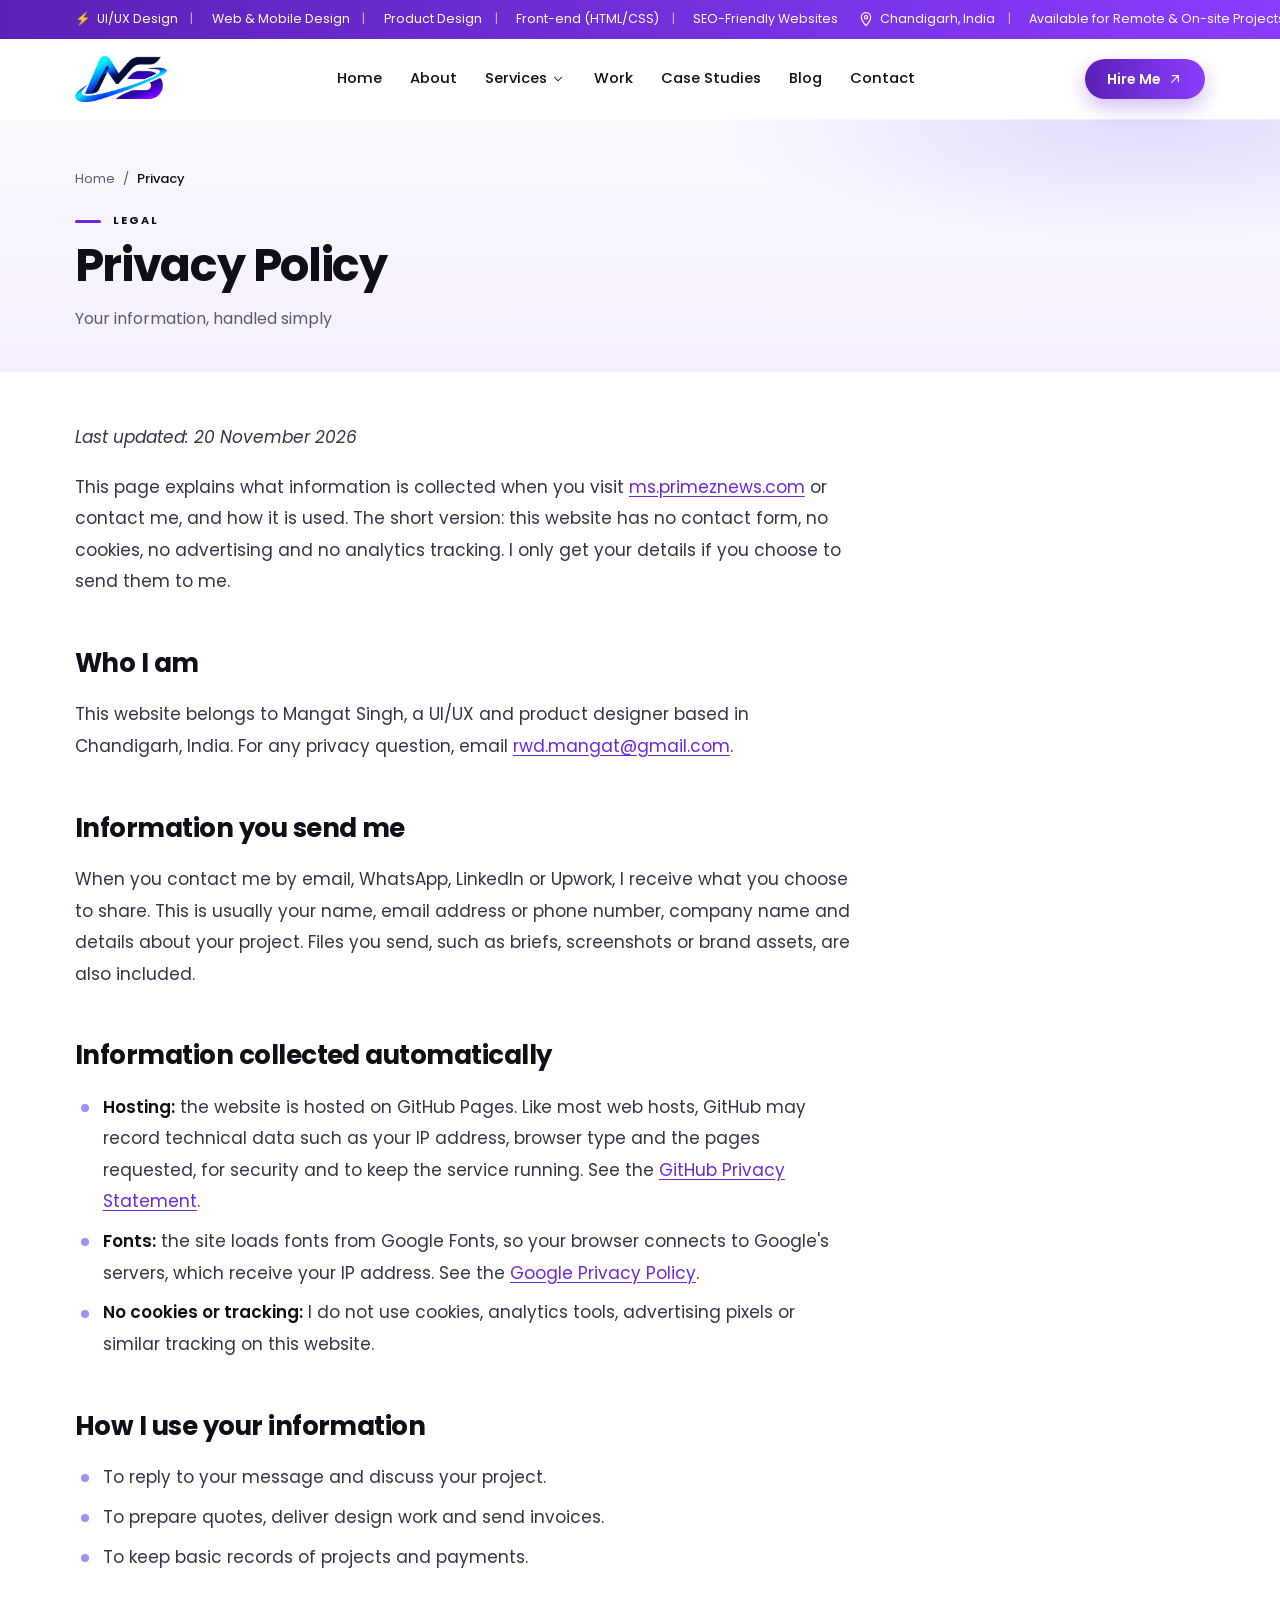
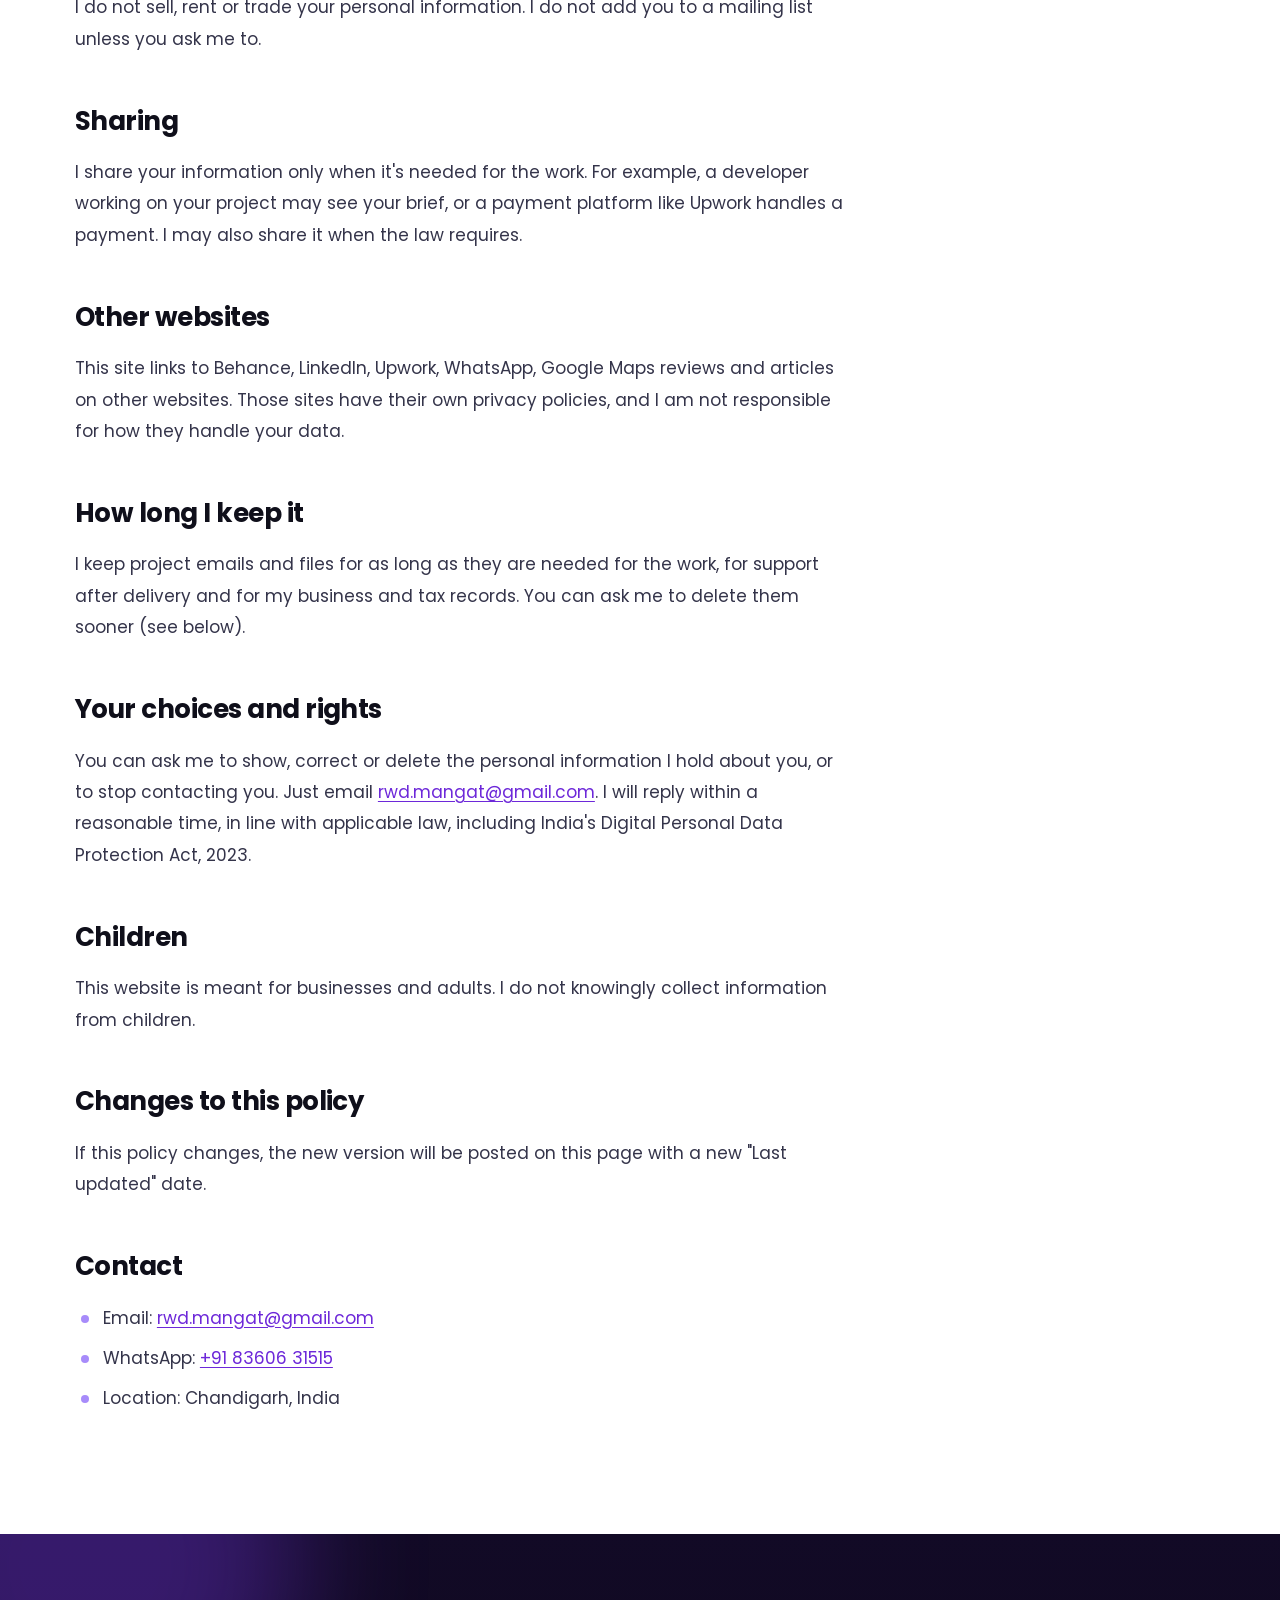
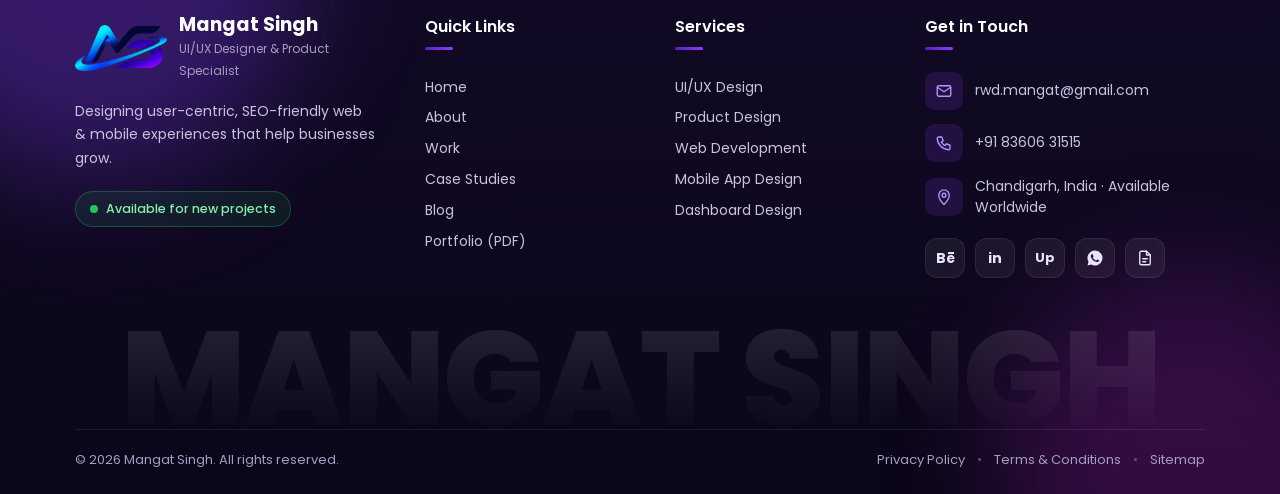
<file: privacy.html>
<!DOCTYPE html>
<html lang="en" prefix="og: https://ogp.me/ns#">
<head>
    <meta charset="UTF-8">
    <meta name="viewport" content="width=device-width, initial-scale=1.0">
    <!-- ===== Social share preview (LinkedIn, WhatsApp, Facebook, X) ===== -->
    <link rel="canonical" href="https://ms.primeznews.com/privacy.html">
    <meta property="og:type" content="website">
    <meta property="og:site_name" content="Mangat Singh">
    <meta property="og:locale" content="en_US">
    <meta property="og:url" content="https://ms.primeznews.com/privacy.html">
    <meta property="og:title" content="Privacy Policy | Mangat Singh">
    <meta property="og:description" content="How ms.primeznews.com and Mangat Singh handle your information: no cookies, no tracking, and only the details you choose to send.">
    <meta property="og:image" content="https://ms.primeznews.com/assets/images/og-home.jpg">
    <meta property="og:image:secure_url" content="https://ms.primeznews.com/assets/images/og-home.jpg">
    <meta property="og:image:type" content="image/jpeg">
    <meta property="og:image:width" content="1200">
    <meta property="og:image:height" content="627">
    <meta property="og:image:alt" content="Mangat Singh, UI/UX Designer">
    <meta name="image" content="https://ms.primeznews.com/assets/images/og-home.jpg">
    <meta name="twitter:card" content="summary_large_image">
    <meta name="twitter:title" content="Privacy Policy | Mangat Singh">
    <meta name="twitter:description" content="How ms.primeznews.com and Mangat Singh handle your information: no cookies, no tracking, and only the details you choose to send.">
    <meta name="twitter:image" content="https://ms.primeznews.com/assets/images/og-home.jpg">
    <title>Privacy Policy | Mangat Singh – UI/UX Designer</title>
    <meta name="description" content="How ms.primeznews.com and Mangat Singh handle your information: no cookies, no tracking, and only the details you choose to send.">
    <link rel="icon" type="image/png" href="assets/images/favicon.png?v=26">
    <link rel="apple-touch-icon" href="assets/images/logo-icon.png">
    <link rel="preconnect" href="https://fonts.googleapis.com">
    <link rel="preconnect" href="https://fonts.gstatic.com" crossorigin>
    <link href="https://fonts.googleapis.com/css2?family=Poppins:wght@400;500;600;700;800&family=Mr+Dafoe&display=swap" rel="stylesheet">
    <link rel="stylesheet" href="assets/css/style.css?v=28">
    <link rel="stylesheet" href="assets/css/blog.css?v=8">
</head>
<body data-page="legal" id="top">


    <!-- ===== Top Bar ===== -->
    <div class="topbar">
        <div class="container topbar-inner">
            <ul class="topbar-list">
                <li><span class="bolt">⚡</span> UI/UX Design</li>
                <li>Web &amp; Mobile Design</li>
                <li>Product Design</li>
                <li>Front-end (HTML/CSS)</li>
                <li>SEO-Friendly Websites</li>
            </ul>
            <ul class="topbar-list topbar-right">
                <li>
                    <svg viewBox="0 0 24 24" class="ico-sm"><path d="M12 22s7-7.2 7-12.5A7 7 0 0 0 5 9.5C5 14.8 12 22 12 22z"/><circle cx="12" cy="9.5" r="2.5"/></svg>
                    Chandigarh, India
                </li>
                <li>Available for Remote &amp; On-site Projects</li>
            </ul>
        </div>
    </div>

    <!-- ===== Header ===== -->
    <header class="header" id="header">
        <div class="container header-inner">
            <a href="index.html#home" class="brand" aria-label="Mangat Singh - Home">
                <img src="assets/images/logo-mark.png?v=26" alt="Mangat Singh" class="brand-img" width="570" height="285">
            </a>

            <nav class="nav" id="nav">
                <ul class="nav-links">
                    <li><a href="index.html#home">Home</a></li>
                    <li><a href="index.html#about">About</a></li>
                    <li class="has-dropdown">
                        <a href="index.html#services">Services
                            <svg viewBox="0 0 24 24" class="ico-xs"><path d="m6 9 6 6 6-6"/></svg>
                        </a>
                        <ul class="dropdown">
                            <li><a href="index.html#services">UI/UX Design</a></li>
                            <li><a href="index.html#services">Product Design</a></li>
                            <li><a href="index.html#services">Web Design &amp; Development</a></li>
                            <li><a href="index.html#services">Mobile App Design</a></li>
                        </ul>
                    </li>
                    <li><a href="index.html#work">Work</a></li>
                    <li><a href="index.html#case-studies">Case Studies</a></li>
                    <li><a href="blog.html">Blog</a></li>
                    <li><a href="index.html#contact">Contact</a></li>
                </ul>
                <a href="index.html#contact" class="btn btn-primary btn-sm nav-cta-mobile">Hire Me</a>
            </nav>

            <a href="index.html#contact" class="btn btn-primary btn-sm header-cta">
                Hire Me
                <svg viewBox="0 0 24 24" class="ico-sm"><path d="M7 17 17 7M8 7h9v9"/></svg>
            </a>

            <button class="menu-toggle" id="menuToggle" aria-label="Open menu">
                <span></span><span></span><span></span>
            </button>
        </div>
    </header>

    
    <main>
        <section class="b-hero">
            <div class="container">
                <nav class="b-crumbs" aria-label="Breadcrumb"><a href="index.html">Home</a><span>/</span><span>Privacy</span></nav>
                <span class="eyebrow">Legal</span>
                <h1 class="b-hero-title">Privacy Policy</h1>
                <p class="b-hero-sub">Your information, handled simply</p>
            </div>
        </section>
        <section class="legal-wrap">
            <div class="container">
                <div class="b-prose legal">
<p><em>Last updated: 20 November 2026</em></p>
<p>This page explains what information is collected when you visit <a href="https://ms.primeznews.com/">ms.primeznews.com</a> or contact me, and how it is used. The short version: this website has no contact form, no cookies, no advertising and no analytics tracking. I only get your details if you choose to send them to me.</p>
<h2>Who I am</h2>
<p>This website belongs to Mangat Singh, a UI/UX and product designer based in Chandigarh, India. For any privacy question, email <a href="mailto:rwd.mangat@gmail.com">rwd.mangat@gmail.com</a>.</p>
<h2>Information you send me</h2>
<p>When you contact me by email, WhatsApp, LinkedIn or Upwork, I receive what you choose to share. This is usually your name, email address or phone number, company name and details about your project. Files you send, such as briefs, screenshots or brand assets, are also included.</p>
<h2>Information collected automatically</h2>
<ul>
<li><strong>Hosting:</strong> the website is hosted on GitHub Pages. Like most web hosts, GitHub may record technical data such as your IP address, browser type and the pages requested, for security and to keep the service running. See the <a href="https://docs.github.com/en/site-policy/privacy-policies/github-general-privacy-statement">GitHub Privacy Statement</a>.</li>
<li><strong>Fonts:</strong> the site loads fonts from Google Fonts, so your browser connects to Google's servers, which receive your IP address. See the <a href="https://policies.google.com/privacy">Google Privacy Policy</a>.</li>
<li><strong>No cookies or tracking:</strong> I do not use cookies, analytics tools, advertising pixels or similar tracking on this website.</li>
</ul>
<h2>How I use your information</h2>
<ul>
<li>To reply to your message and discuss your project.</li>
<li>To prepare quotes, deliver design work and send invoices.</li>
<li>To keep basic records of projects and payments.</li>
</ul>
<p>I do not sell, rent or trade your personal information. I do not add you to a mailing list unless you ask me to.</p>
<h2>Sharing</h2>
<p>I share your information only when it's needed for the work. For example, a developer working on your project may see your brief, or a payment platform like Upwork handles a payment. I may also share it when the law requires.</p>
<h2>Other websites</h2>
<p>This site links to Behance, LinkedIn, Upwork, WhatsApp, Google Maps reviews and articles on other websites. Those sites have their own privacy policies, and I am not responsible for how they handle your data.</p>
<h2>How long I keep it</h2>
<p>I keep project emails and files for as long as they are needed for the work, for support after delivery and for my business and tax records. You can ask me to delete them sooner (see below).</p>
<h2>Your choices and rights</h2>
<p>You can ask me to show, correct or delete the personal information I hold about you, or to stop contacting you. Just email <a href="mailto:rwd.mangat@gmail.com">rwd.mangat@gmail.com</a>. I will reply within a reasonable time, in line with applicable law, including India's Digital Personal Data Protection Act, 2023.</p>
<h2>Children</h2>
<p>This website is meant for businesses and adults. I do not knowingly collect information from children.</p>
<h2>Changes to this policy</h2>
<p>If this policy changes, the new version will be posted on this page with a new "Last updated" date.</p>
<h2>Contact</h2>
<ul>
<li>Email: <a href="mailto:rwd.mangat@gmail.com">rwd.mangat@gmail.com</a></li>
<li>WhatsApp: <a href="https://wa.me/918360631515">+91 83606 31515</a></li>
<li>Location: Chandigarh, India</li>
</ul>

                </div>
            </div>
        </section>
    </main>


    <!-- ===== Footer ===== -->
    <footer class="footer">
        <div class="footer-glow footer-glow-1"></div>
        <div class="footer-glow footer-glow-2"></div>

        <div class="container">
            <div class="footer-grid">
                <!-- Brand -->
                <div class="footer-about">
                    <a href="index.html#home" class="footer-logo" aria-label="Mangat Singh - Home">
                        <img src="assets/images/logo-mark.png?v=26" alt="Mangat Singh" class="brand-img" width="570" height="285">
                        <span>
                            <strong>Mangat Singh</strong>
                            <small>UI/UX Designer &amp; Product Specialist</small>
                        </span>
                    </a>
                    <p>Designing user-centric, SEO-friendly web &amp; mobile experiences that help businesses grow.</p>
                    <span class="status-pill"><span class="dot"></span> Available for new projects</span>
                </div>

                <!-- Links -->
                <div class="footer-col">
                    <h4>Quick Links</h4>
                    <a href="index.html#home">Home</a>
                    <a href="index.html#about">About</a>
                    <a href="index.html#work">Work</a>
                    <a href="index.html#case-studies">Case Studies</a>
                    <a href="blog.html">Blog</a>
                    <a href="assets/docs/Mangat-Singh-UI-UX-Portfolio.pdf" target="_blank" rel="noopener">Portfolio (PDF)</a>
                </div>
                <div class="footer-col">
                    <h4>Services</h4>
                    <a href="index.html#services">UI/UX Design</a>
                    <a href="index.html#services">Product Design</a>
                    <a href="index.html#services">Web Development</a>
                    <a href="index.html#services">Mobile App Design</a>
                    <a href="index.html#services">Dashboard Design</a>
                </div>

                <!-- Contact -->
                <div class="footer-col footer-contact">
                    <h4>Get in Touch</h4>
                    <a href="mailto:rwd.mangat@gmail.com" class="contact-line">
                        <span class="c-ico"><svg viewBox="0 0 24 24"><rect x="3" y="5" width="18" height="14" rx="2"/><path d="m3 7 9 6 9-6"/></svg></span>
                        rwd.mangat@gmail.com
                    </a>
                    <a href="https://wa.me/918360631515" target="_blank" rel="noopener" class="contact-line">
                        <span class="c-ico"><svg viewBox="0 0 24 24"><path d="M5 4h4l2 5-2.5 1.5a11 11 0 0 0 5 5L15 13l5 2v4a2 2 0 0 1-2 2A16 16 0 0 1 3 6a2 2 0 0 1 2-2"/></svg></span>
                        +91 83606 31515
                    </a>
                    <div class="contact-line">
                        <span class="c-ico"><svg viewBox="0 0 24 24"><path d="M12 22s7-7.2 7-12.5A7 7 0 0 0 5 9.5C5 14.8 12 22 12 22z"/><circle cx="12" cy="9.5" r="2.5"/></svg></span>
                        Chandigarh, India &middot; Available Worldwide
                    </div>
                    <div class="socials">
                        <a href="https://www.behance.net/mangat" target="_blank" rel="noopener" aria-label="Behance" class="social">Bē</a>
                        <a href="https://www.linkedin.com/in/rwdesigner1/" target="_blank" rel="noopener" aria-label="LinkedIn" class="social">in</a>
                        <a href="https://www.upwork.com/freelancers/~0131b9f00ed8ef86f9" target="_blank" rel="noopener" aria-label="Upwork" class="social social-up">Up</a>
                        <a href="https://wa.me/918360631515" target="_blank" rel="noopener" aria-label="WhatsApp" class="social"><svg viewBox="0 0 24 24" class="fill"><path d="M12 2a10 10 0 0 0-8.6 15.1L2 22l5-1.3A10 10 0 1 0 12 2zm5.3 14.1c-.2.6-1.3 1.2-1.8 1.2-.5.1-1 .2-3.3-.7-2.8-1.1-4.5-3.9-4.7-4.1-.1-.2-1.1-1.5-1.1-2.9s.7-2 1-2.3c.2-.3.5-.3.7-.3h.5c.2 0 .4 0 .6.5l.8 2c.1.2.1.3 0 .5l-.4.6-.4.4c-.1.1-.3.3-.1.6.2.3.8 1.3 1.7 2.1 1.2 1 2.1 1.4 2.4 1.5.3.2.5.1.6 0l.9-1c.2-.3.4-.2.6-.1l1.9.9c.3.1.5.2.5.3.1.2.1.7-.1 1.3z"/></svg></a>
                        <a href="assets/docs/Mangat-Singh-UI-UX-Portfolio.pdf" target="_blank" rel="noopener" aria-label="View portfolio PDF" class="social"><svg viewBox="0 0 24 24"><path d="M14 3H7a2 2 0 0 0-2 2v14a2 2 0 0 0 2 2h10a2 2 0 0 0 2-2V8z"/><path d="M14 3v5h5M9 13h6M9 17h4"/></svg></a>
                    </div>
                </div>
            </div>

            <div class="footer-watermark" aria-hidden="true">MANGAT SINGH</div>

            <div class="footer-bottom">
                <p>&copy; <span id="year"></span> Mangat Singh. All rights reserved.</p>
                <ul>
                    <li><a href="privacy.html">Privacy Policy</a></li>
                    <li><a href="terms.html">Terms &amp; Conditions</a></li>
                    <li><a href="sitemap.xml">Sitemap</a></li>
                </ul>
            </div>
        </div>

        <a href="#top" class="back-top" id="backTop" aria-label="Back to top">
            <svg viewBox="0 0 24 24"><path d="M12 19V5M5 12l7-7 7 7"/></svg>
        </a>
    </footer>

        <script src="assets/js/script.js?v=27"></script>
</body>
</html>
</file>
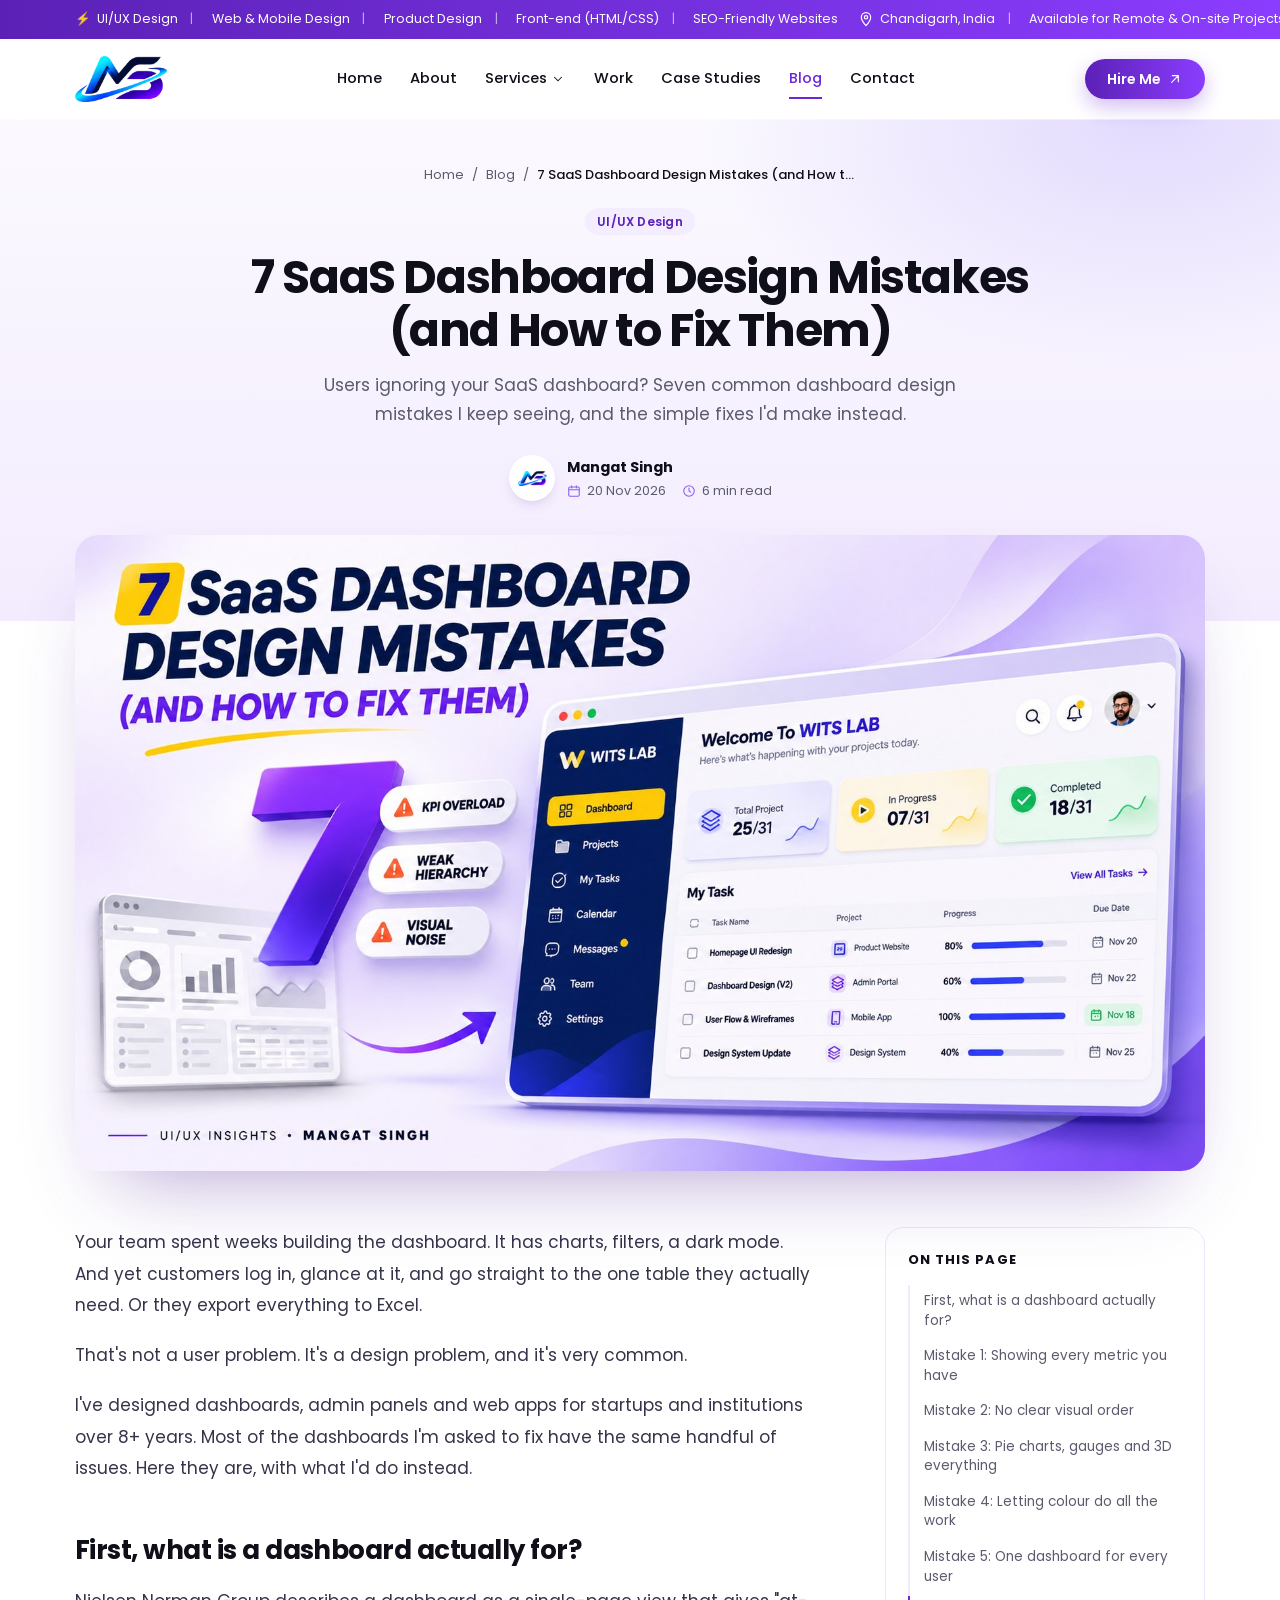
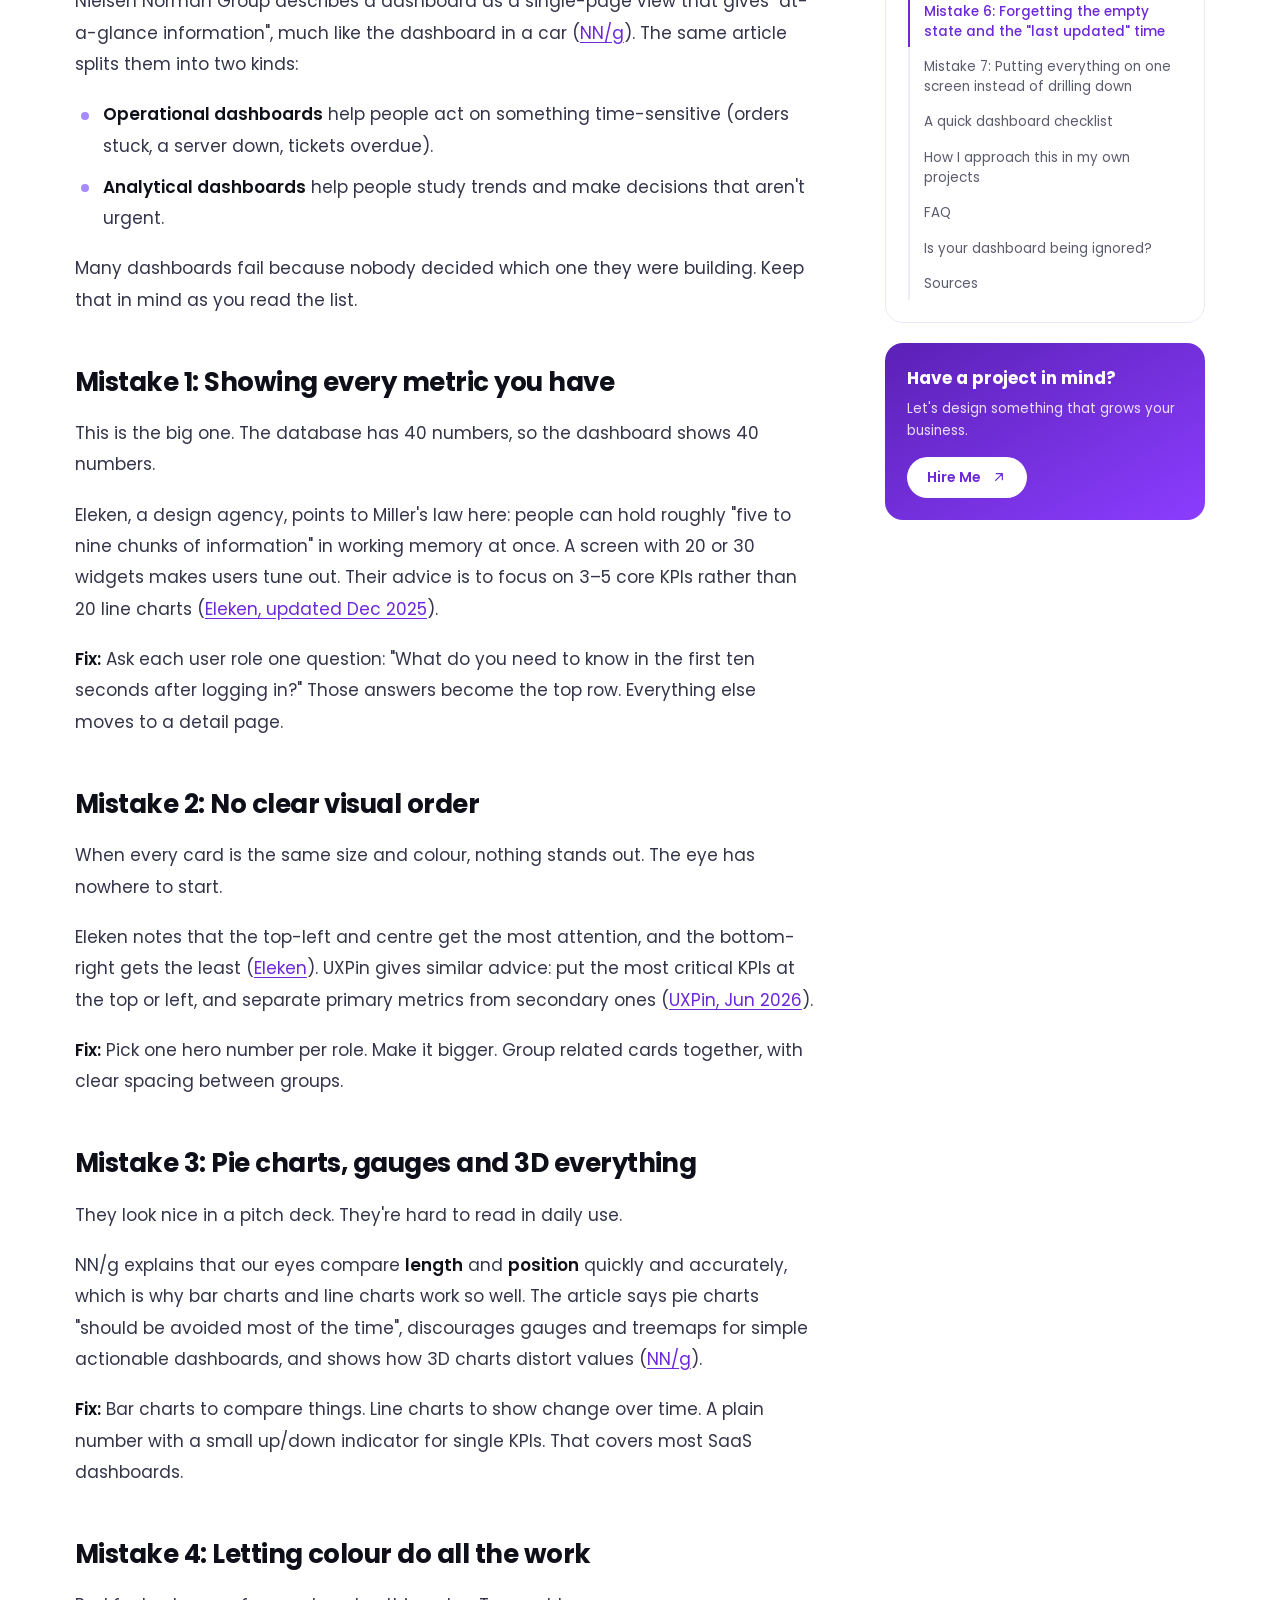
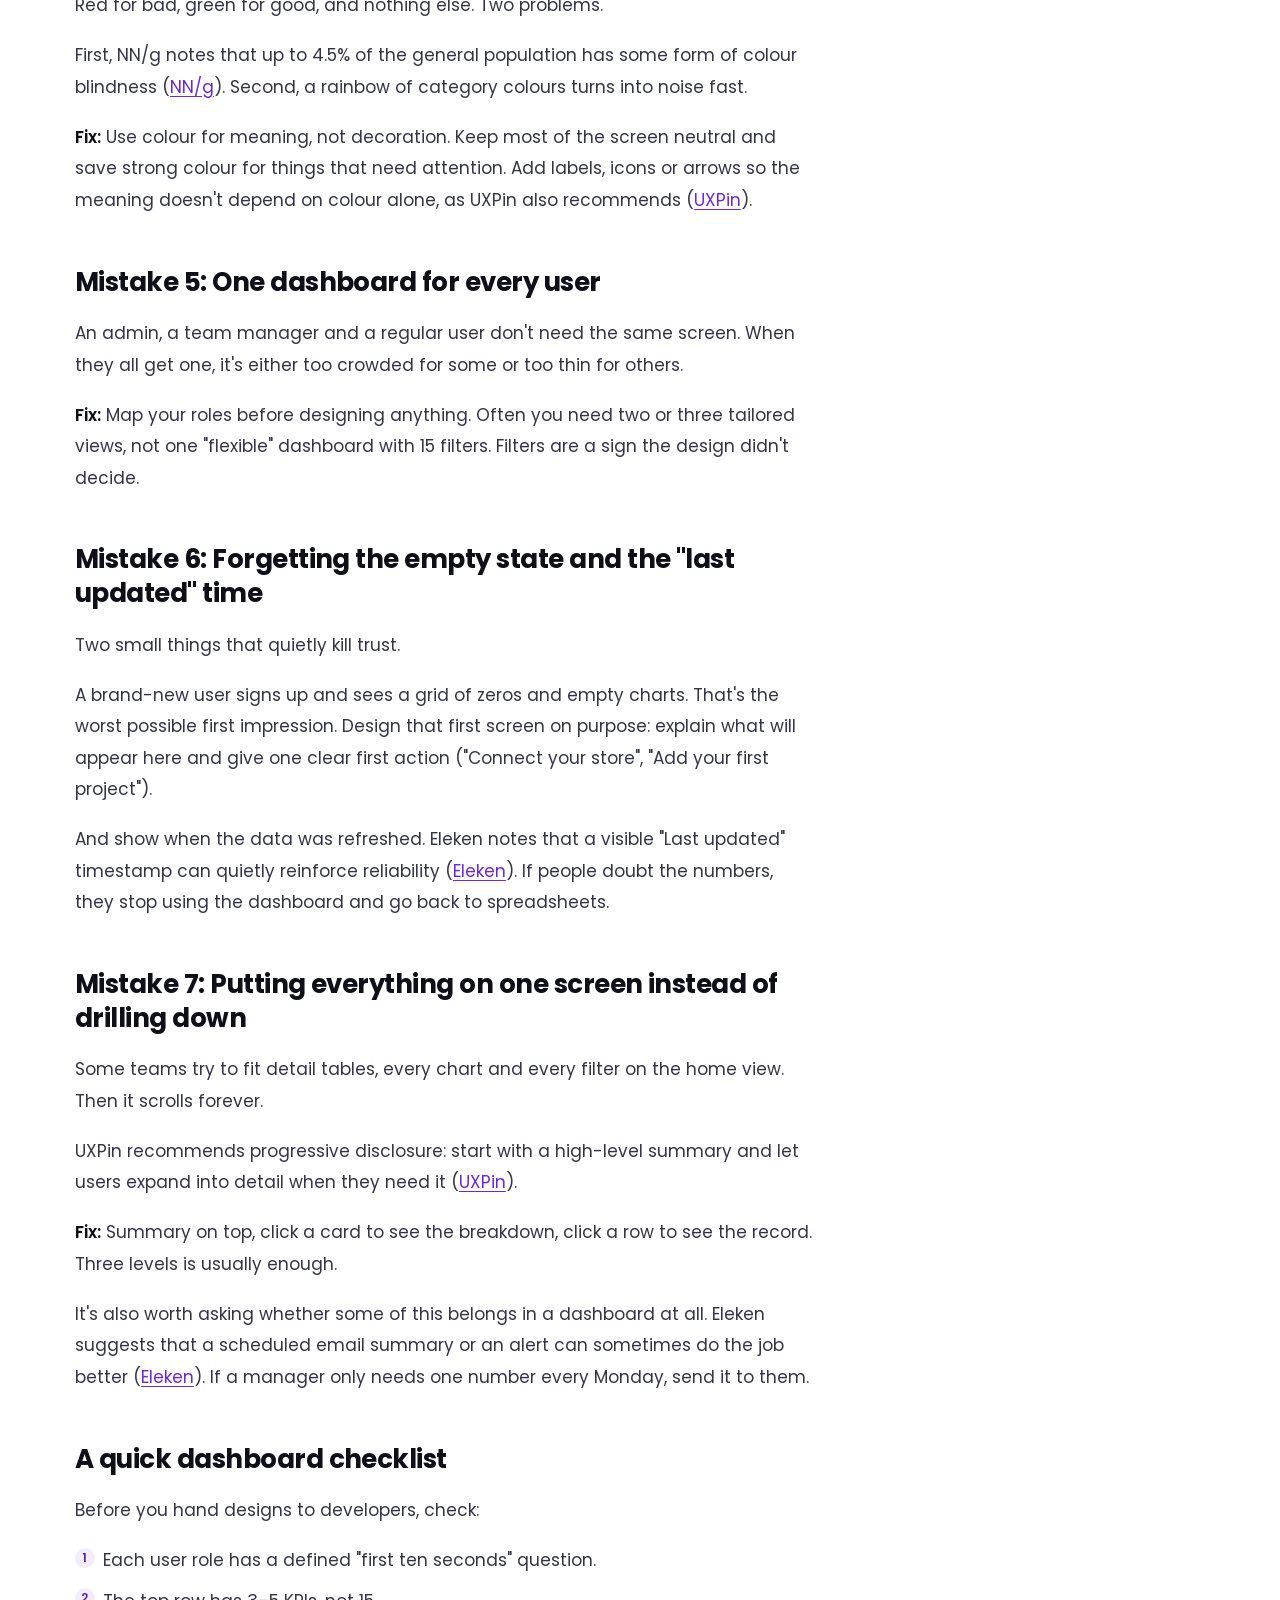
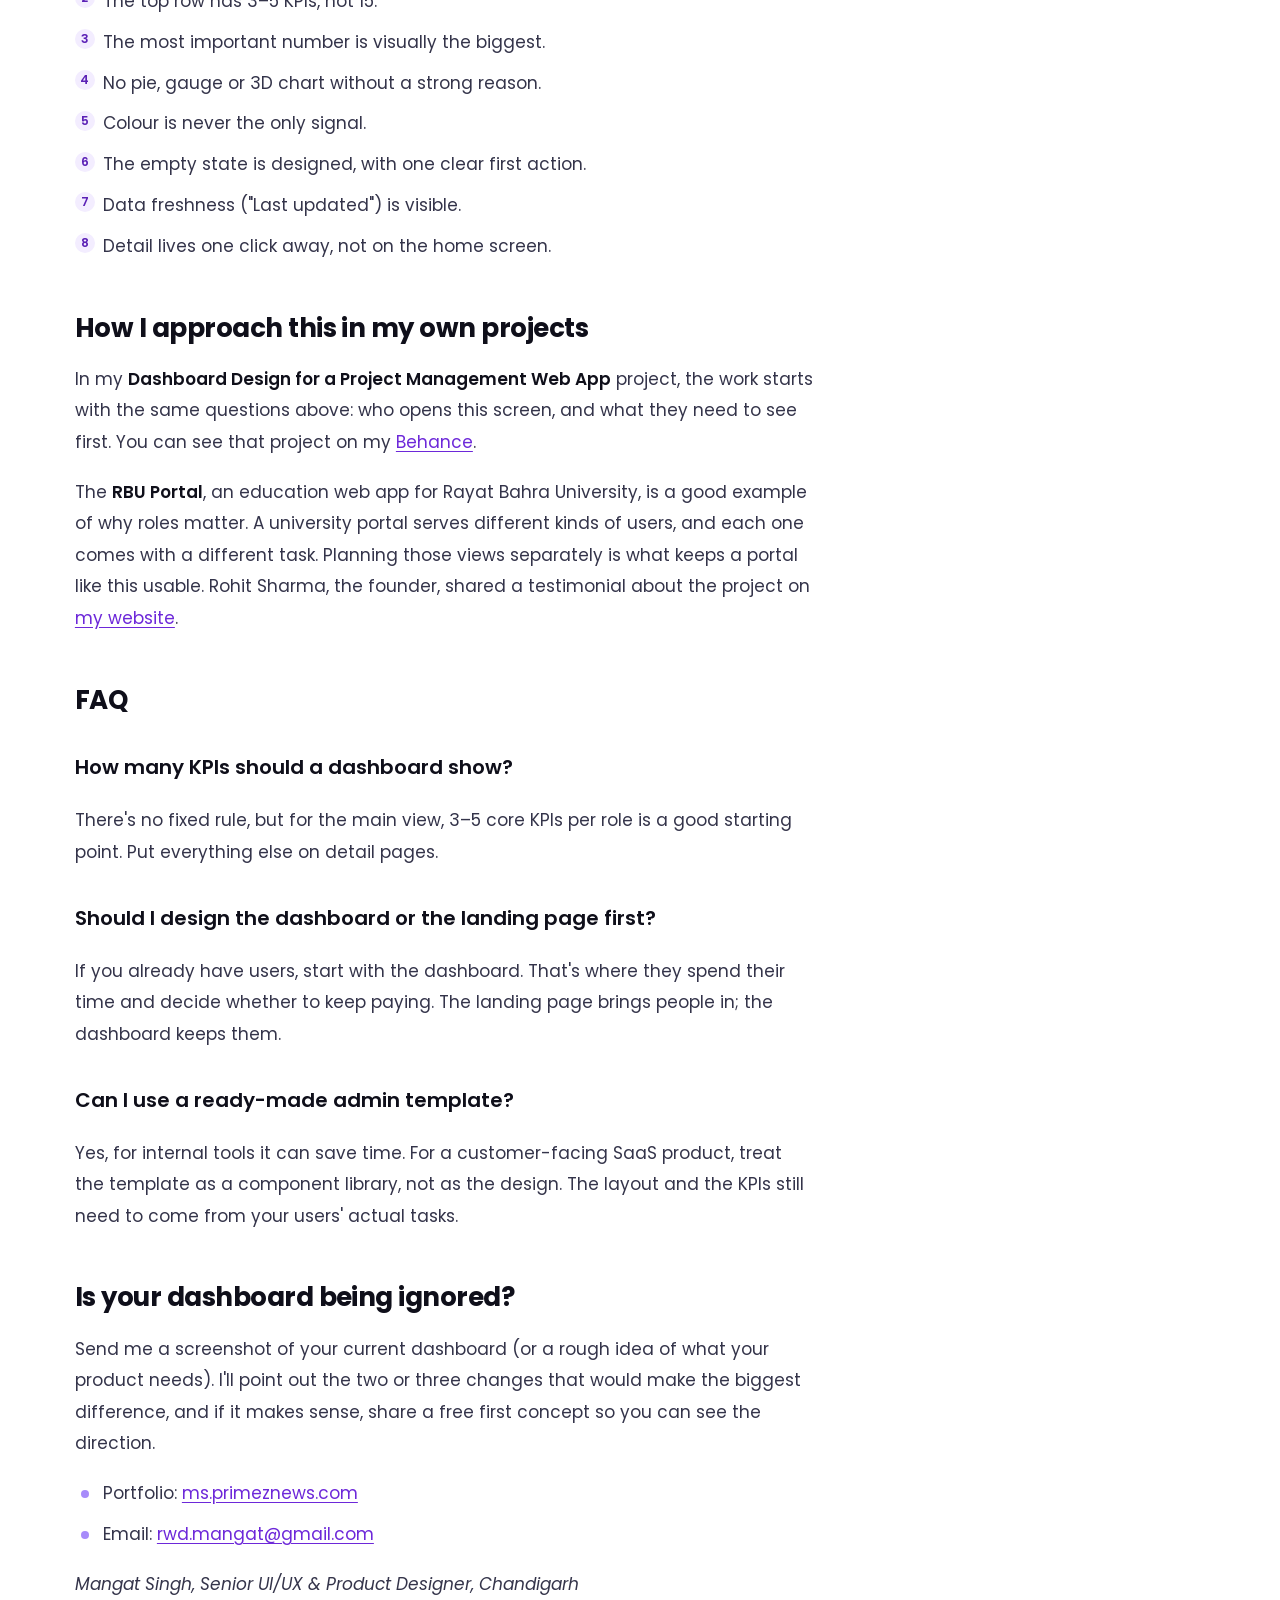
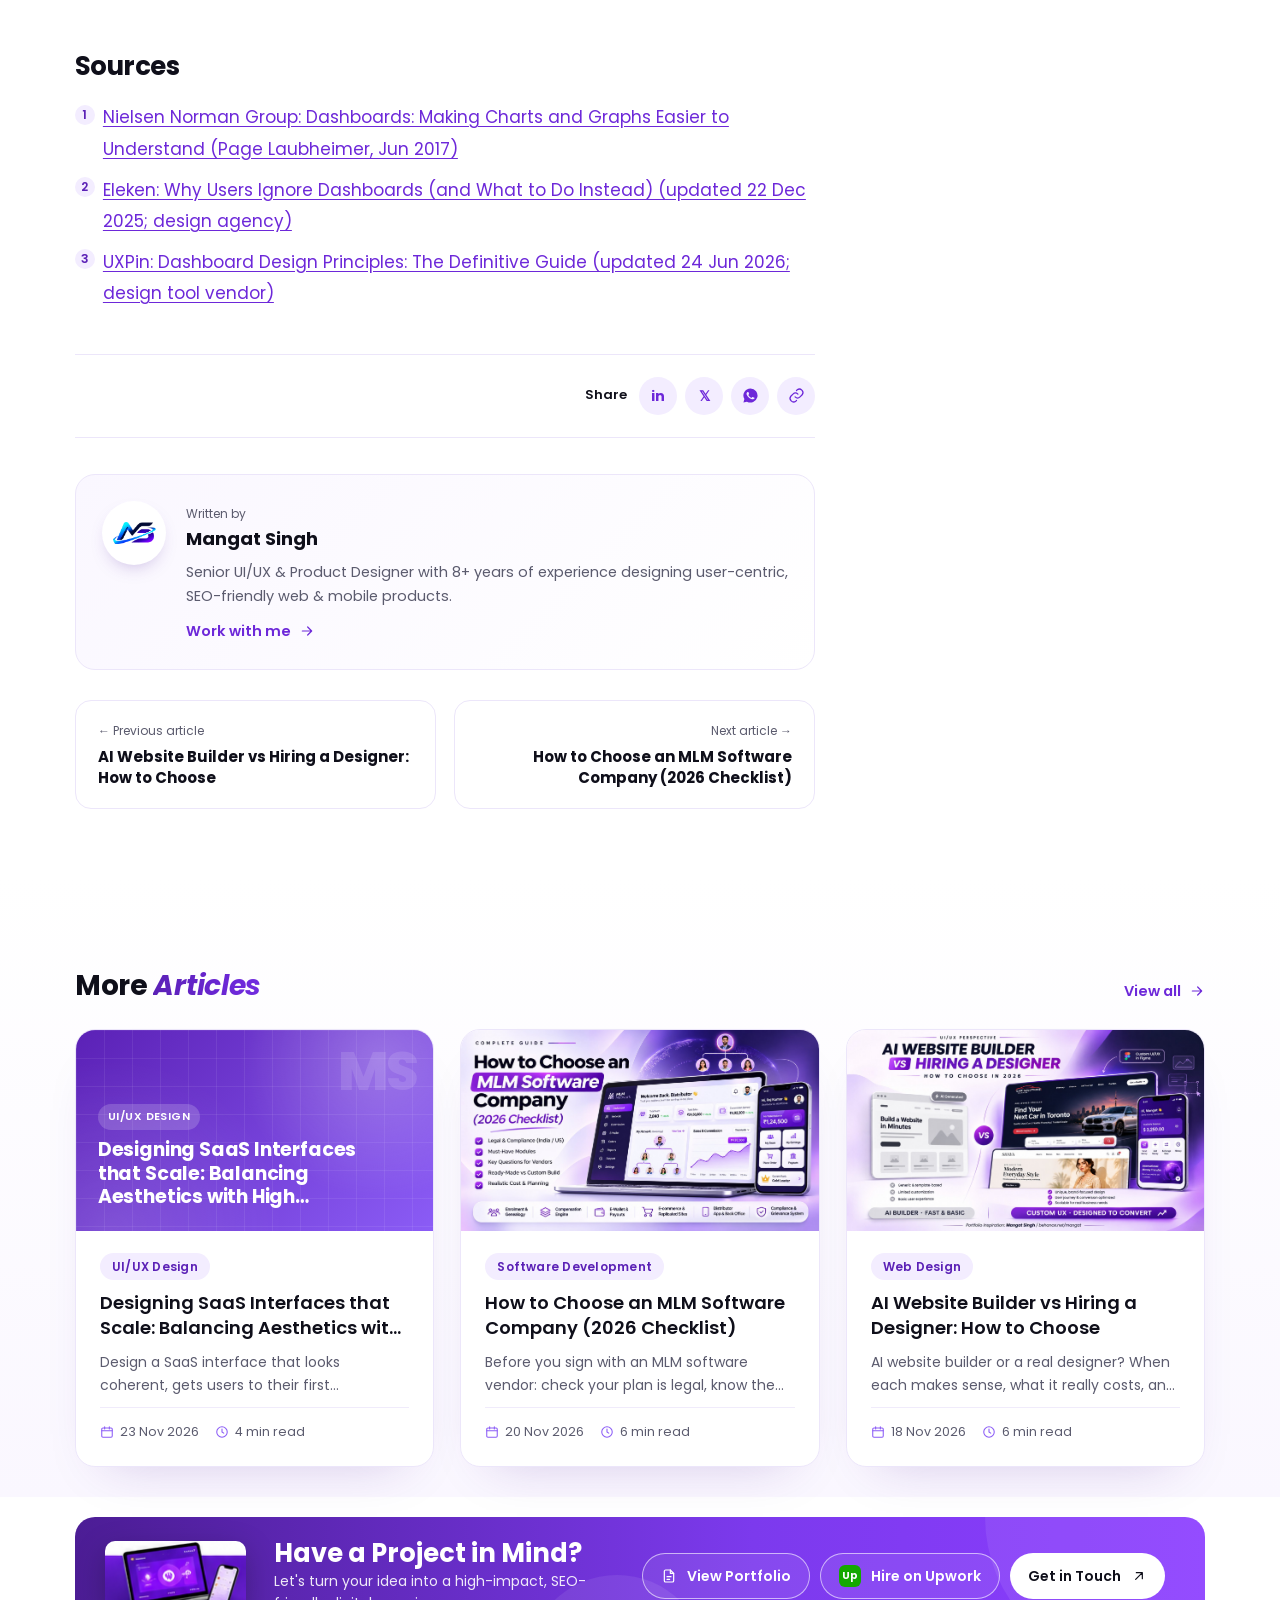
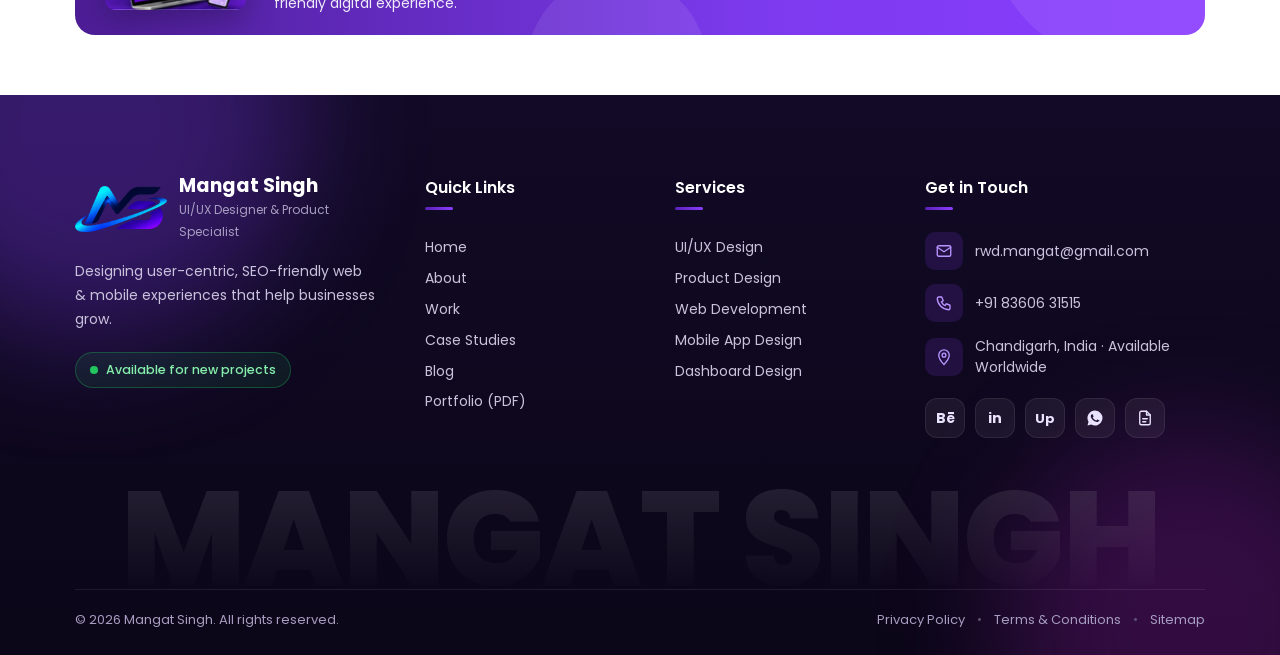
<file: saas-dashboard-design-mistakes.html>
<!DOCTYPE html>
<html lang="en" prefix="og: https://ogp.me/ns#">
<head>
    <meta charset="UTF-8">
    <meta name="viewport" content="width=device-width, initial-scale=1.0">
    <!-- ===== Social share preview (LinkedIn, WhatsApp, Facebook, X) ===== -->
    <meta property="og:type" content="article">
    <meta property="og:site_name" content="Mangat Singh">
    <meta property="og:locale" content="en_US">
    <meta property="og:url" content="https://ms.primeznews.com/saas-dashboard-design-mistakes.html">
    <meta property="og:title" content="7 SaaS Dashboard Design Mistakes (and How to Fix Them)">
    <meta property="og:description" content="Users ignoring your SaaS dashboard? A designer&#x27;s guide to 7 common dashboard design mistakes, with simple fixes for founders and product managers.">
    <meta property="og:image" content="https://ms.primeznews.com/assets/images/blog/saas-dashboard-design-mistakes-og.jpg">
    <meta property="og:image:secure_url" content="https://ms.primeznews.com/assets/images/blog/saas-dashboard-design-mistakes-og.jpg">
    <meta property="og:image:type" content="image/jpeg">
    <meta property="og:image:width" content="1200">
    <meta property="og:image:height" content="675">
    <meta property="og:image:alt" content="7 SaaS dashboard design mistakes and how to fix them: a cluttered dashboard next to a clean project management dashboard, with KPI overload, weak hierarchy and visual noise called out.">
    <meta property="article:published_time" content="2026-11-20">
    <meta property="article:author" content="Mangat Singh">
    <meta name="image" content="https://ms.primeznews.com/assets/images/blog/saas-dashboard-design-mistakes-og.jpg">
    <meta name="twitter:card" content="summary_large_image">
    <meta name="twitter:title" content="7 SaaS Dashboard Design Mistakes (and How to Fix Them)">
    <meta name="twitter:description" content="Users ignoring your SaaS dashboard? A designer&#x27;s guide to 7 common dashboard design mistakes, with simple fixes for founders and product managers.">
    <meta name="twitter:image" content="https://ms.primeznews.com/assets/images/blog/saas-dashboard-design-mistakes-og.jpg">
    <title>7 SaaS Dashboard Design Mistakes (and How to Fix Them) | Mangat Singh Blog</title>
    <meta name="description" content="Users ignoring your SaaS dashboard? A designer&#x27;s guide to 7 common dashboard design mistakes, with simple fixes for founders and product managers.">
    <meta name="keywords" content="dashboard design mistakes, SaaS dashboard design, dashboard UX best practices, admin dashboard design, how to design a dashboard, KPI dashboard layout">
    <meta name="author" content="Mangat Singh">
    <link rel="canonical" href="https://ms.primeznews.com/saas-dashboard-design-mistakes.html">
    <script type="application/ld+json">
    {"@context": "https://schema.org", "@type": "BlogPosting", "headline": "7 SaaS Dashboard Design Mistakes (and How to Fix Them)", "description": "Users ignoring your SaaS dashboard? A designer's guide to 7 common dashboard design mistakes, with simple fixes for founders and product managers.", "image": "https://ms.primeznews.com/assets/images/blog/saas-dashboard-design-mistakes-og.jpg", "datePublished": "2026-11-20", "dateModified": "2026-11-20", "author": {"@type": "Person", "name": "Mangat Singh", "url": "https://ms.primeznews.com"}, "publisher": {"@type": "Person", "name": "Mangat Singh"}, "mainEntityOfPage": "https://ms.primeznews.com/saas-dashboard-design-mistakes.html", "keywords": "dashboard design mistakes, SaaS dashboard design, dashboard UX best practices, admin dashboard design, how to design a dashboard, KPI dashboard layout"}
    </script>
    <link rel="icon" type="image/png" href="assets/images/favicon.png?v=26">
    <link rel="apple-touch-icon" href="assets/images/logo-icon.png">
    <link rel="preconnect" href="https://fonts.googleapis.com">
    <link rel="preconnect" href="https://fonts.gstatic.com" crossorigin>
    <link href="https://fonts.googleapis.com/css2?family=Poppins:wght@400;500;600;700;800&family=Mr+Dafoe&display=swap" rel="stylesheet">
    <link rel="stylesheet" href="assets/css/style.css?v=28">
    <link rel="stylesheet" href="assets/css/blog.css?v=8">
</head>
<body data-page="blog-detail" data-slug="saas-dashboard-design-mistakes" id="top">
    <div class="read-progress"><span id="readProgress"></span></div>


    <!-- ===== Top Bar ===== -->
    <div class="topbar">
        <div class="container topbar-inner">
            <ul class="topbar-list">
                <li><span class="bolt">⚡</span> UI/UX Design</li>
                <li>Web &amp; Mobile Design</li>
                <li>Product Design</li>
                <li>Front-end (HTML/CSS)</li>
                <li>SEO-Friendly Websites</li>
            </ul>
            <ul class="topbar-list topbar-right">
                <li>
                    <svg viewBox="0 0 24 24" class="ico-sm"><path d="M12 22s7-7.2 7-12.5A7 7 0 0 0 5 9.5C5 14.8 12 22 12 22z"/><circle cx="12" cy="9.5" r="2.5"/></svg>
                    Chandigarh, India
                </li>
                <li>Available for Remote &amp; On-site Projects</li>
            </ul>
        </div>
    </div>

    <!-- ===== Header ===== -->
    <header class="header" id="header">
        <div class="container header-inner">
            <a href="index.html#home" class="brand" aria-label="Mangat Singh - Home">
                <img src="assets/images/logo-mark.png?v=26" alt="Mangat Singh" class="brand-img" width="570" height="285">
            </a>

            <nav class="nav" id="nav">
                <ul class="nav-links">
                    <li><a href="index.html#home">Home</a></li>
                    <li><a href="index.html#about">About</a></li>
                    <li class="has-dropdown">
                        <a href="index.html#services">Services
                            <svg viewBox="0 0 24 24" class="ico-xs"><path d="m6 9 6 6 6-6"/></svg>
                        </a>
                        <ul class="dropdown">
                            <li><a href="index.html#services">UI/UX Design</a></li>
                            <li><a href="index.html#services">Product Design</a></li>
                            <li><a href="index.html#services">Web Design &amp; Development</a></li>
                            <li><a href="index.html#services">Mobile App Design</a></li>
                        </ul>
                    </li>
                    <li><a href="index.html#work">Work</a></li>
                    <li><a href="index.html#case-studies">Case Studies</a></li>
                    <li><a href="blog.html" class="active">Blog</a></li>
                    <li><a href="index.html#contact">Contact</a></li>
                </ul>
                <a href="index.html#contact" class="btn btn-primary btn-sm nav-cta-mobile">Hire Me</a>
            </nav>

            <a href="index.html#contact" class="btn btn-primary btn-sm header-cta">
                Hire Me
                <svg viewBox="0 0 24 24" class="ico-sm"><path d="M7 17 17 7M8 7h9v9"/></svg>
            </a>

            <button class="menu-toggle" id="menuToggle" aria-label="Open menu">
                <span></span><span></span><span></span>
            </button>
        </div>
    </header>

    
    <main>
        <article class="b-post" id="postRoot">
            <!-- ===== Post header ===== -->
            <header class="b-post-head">
                <div class="container b-post-head-inner">
                    <nav class="b-crumbs" aria-label="Breadcrumb"><a href="index.html">Home</a><span>/</span><a href="blog.html">Blog</a><span>/</span><span id="postCrumb">7 SaaS Dashboard Design Mistakes (and How to Fix Them)</span></nav>
                    <a href="blog.html?category=UI/UX%20Design" class="b-cat b-cat-link" id="postCat">UI/UX Design</a>
                    <h1 id="postTitle">7 SaaS Dashboard Design Mistakes (and How to Fix Them)</h1>
                    <p class="b-post-excerpt" id="postExcerpt">Users ignoring your SaaS dashboard? Seven common dashboard design mistakes I keep seeing, and the simple fixes I&#x27;d make instead.</p>
                    <div class="b-post-by">
                        <img src="assets/images/logo-mark.png" alt="" class="b-author-img">
                        <div><strong id="postAuthor">Mangat Singh</strong><div class="b-meta" id="postMeta"><span><svg viewBox="0 0 24 24"><rect x="3" y="5" width="18" height="16" rx="2"/><path d="M3 10h18M8 3v4M16 3v4"/></svg><time datetime="2026-11-20">20 Nov 2026</time></span><span><svg viewBox="0 0 24 24"><circle cx="12" cy="12" r="9"/><path d="M12 7v5l3 2"/></svg>6 min read</span></div></div>
                    </div>
                </div>
            </header>

            <div class="container">
                <div class="b-post-cover" id="postCover"><div class="b-cover"><img src="assets/images/blog/saas-dashboard-design-mistakes.jpg" alt="7 SaaS dashboard design mistakes and how to fix them: a cluttered dashboard next to a clean project management dashboard, with KPI overload, weak hierarchy and visual noise called out." width="1672" height="941" fetchpriority="high"></div></div>

                <div class="b-post-layout">
                    <!-- content -->
                    <div class="b-post-main">
                        <div class="b-prose" id="postBody">
            <p>Your team spent weeks building the dashboard. It has charts, filters, a dark mode. And yet customers log in, glance at it, and go straight to the one table they actually need. Or they export everything to Excel.</p>
            <p>That's not a user problem. It's a design problem, and it's very common.</p>
            <p>I've designed dashboards, admin panels and web apps for startups and institutions over 8+ years. Most of the dashboards I'm asked to fix have the same handful of issues. Here they are, with what I'd do instead.</p>
            <h2>First, what is a dashboard actually for?</h2>
            <p>Nielsen Norman Group describes a dashboard as a single-page view that gives "at-a-glance information", much like the dashboard in a car (<a href="https://www.nngroup.com/articles/dashboards-preattentive/">NN/g</a>). The same article splits them into two kinds:</p>
            <ul>
            <li><strong>Operational dashboards</strong> help people act on something time-sensitive (orders stuck, a server down, tickets overdue).</li>
            <li><strong>Analytical dashboards</strong> help people study trends and make decisions that aren't urgent.</li>
            </ul>
            <p>Many dashboards fail because nobody decided which one they were building. Keep that in mind as you read the list.</p>
            <h2>Mistake 1: Showing every metric you have</h2>
            <p>This is the big one. The database has 40 numbers, so the dashboard shows 40 numbers.</p>
            <p>Eleken, a design agency, points to Miller's law here: people can hold roughly "five to nine chunks of information" in working memory at once. A screen with 20 or 30 widgets makes users tune out. Their advice is to focus on 3–5 core KPIs rather than 20 line charts (<a href="https://www.eleken.co/blog-posts/why-users-ignore-dashboards">Eleken, updated Dec 2025</a>).</p>
            <p><strong>Fix:</strong> Ask each user role one question: "What do you need to know in the first ten seconds after logging in?" Those answers become the top row. Everything else moves to a detail page.</p>
            <h2>Mistake 2: No clear visual order</h2>
            <p>When every card is the same size and colour, nothing stands out. The eye has nowhere to start.</p>
            <p>Eleken notes that the top-left and centre get the most attention, and the bottom-right gets the least (<a href="https://www.eleken.co/blog-posts/why-users-ignore-dashboards">Eleken</a>). UXPin gives similar advice: put the most critical KPIs at the top or left, and separate primary metrics from secondary ones (<a href="https://www.uxpin.com/studio/blog/dashboard-design-principles/">UXPin, Jun 2026</a>).</p>
            <p><strong>Fix:</strong> Pick one hero number per role. Make it bigger. Group related cards together, with clear spacing between groups.</p>
            <h2>Mistake 3: Pie charts, gauges and 3D everything</h2>
            <p>They look nice in a pitch deck. They're hard to read in daily use.</p>
            <p>NN/g explains that our eyes compare <strong>length</strong> and <strong>position</strong> quickly and accurately, which is why bar charts and line charts work so well. The article says pie charts "should be avoided most of the time", discourages gauges and treemaps for simple actionable dashboards, and shows how 3D charts distort values (<a href="https://www.nngroup.com/articles/dashboards-preattentive/">NN/g</a>).</p>
            <p><strong>Fix:</strong> Bar charts to compare things. Line charts to show change over time. A plain number with a small up/down indicator for single KPIs. That covers most SaaS dashboards.</p>
            <h2>Mistake 4: Letting colour do all the work</h2>
            <p>Red for bad, green for good, and nothing else. Two problems.</p>
            <p>First, NN/g notes that up to 4.5% of the general population has some form of colour blindness (<a href="https://www.nngroup.com/articles/dashboards-preattentive/">NN/g</a>). Second, a rainbow of category colours turns into noise fast.</p>
            <p><strong>Fix:</strong> Use colour for meaning, not decoration. Keep most of the screen neutral and save strong colour for things that need attention. Add labels, icons or arrows so the meaning doesn't depend on colour alone, as UXPin also recommends (<a href="https://www.uxpin.com/studio/blog/dashboard-design-principles/">UXPin</a>).</p>
            <h2>Mistake 5: One dashboard for every user</h2>
            <p>An admin, a team manager and a regular user don't need the same screen. When they all get one, it's either too crowded for some or too thin for others.</p>
            <p><strong>Fix:</strong> Map your roles before designing anything. Often you need two or three tailored views, not one "flexible" dashboard with 15 filters. Filters are a sign the design didn't decide.</p>
            <h2>Mistake 6: Forgetting the empty state and the "last updated" time</h2>
            <p>Two small things that quietly kill trust.</p>
            <p>A brand-new user signs up and sees a grid of zeros and empty charts. That's the worst possible first impression. Design that first screen on purpose: explain what will appear here and give one clear first action ("Connect your store", "Add your first project").</p>
            <p>And show when the data was refreshed. Eleken notes that a visible "Last updated" timestamp can quietly reinforce reliability (<a href="https://www.eleken.co/blog-posts/why-users-ignore-dashboards">Eleken</a>). If people doubt the numbers, they stop using the dashboard and go back to spreadsheets.</p>
            <h2>Mistake 7: Putting everything on one screen instead of drilling down</h2>
            <p>Some teams try to fit detail tables, every chart and every filter on the home view. Then it scrolls forever.</p>
            <p>UXPin recommends progressive disclosure: start with a high-level summary and let users expand into detail when they need it (<a href="https://www.uxpin.com/studio/blog/dashboard-design-principles/">UXPin</a>).</p>
            <p><strong>Fix:</strong> Summary on top, click a card to see the breakdown, click a row to see the record. Three levels is usually enough.</p>
            <p>It's also worth asking whether some of this belongs in a dashboard at all. Eleken suggests that a scheduled email summary or an alert can sometimes do the job better (<a href="https://www.eleken.co/blog-posts/why-users-ignore-dashboards">Eleken</a>). If a manager only needs one number every Monday, send it to them.</p>
            <h2>A quick dashboard checklist</h2>
            <p>Before you hand designs to developers, check:</p>
            <ol>
            <li>Each user role has a defined "first ten seconds" question.</li>
            <li>The top row has 3–5 KPIs, not 15.</li>
            <li>The most important number is visually the biggest.</li>
            <li>No pie, gauge or 3D chart without a strong reason.</li>
            <li>Colour is never the only signal.</li>
            <li>The empty state is designed, with one clear first action.</li>
            <li>Data freshness ("Last updated") is visible.</li>
            <li>Detail lives one click away, not on the home screen.</li>
            </ol>
            <h2>How I approach this in my own projects</h2>
            <p>In my <strong>Dashboard Design for a Project Management Web App</strong> project, the work starts with the same questions above: who opens this screen, and what they need to see first. You can see that project on my <a href="https://www.behance.net/mangat">Behance</a>.</p>
            <p>The <strong>RBU Portal</strong>, an education web app for Rayat Bahra University, is a good example of why roles matter. A university portal serves different kinds of users, and each one comes with a different task. Planning those views separately is what keeps a portal like this usable. Rohit Sharma, the founder, shared a testimonial about the project on <a href="https://ms.primeznews.com">my website</a>.</p>
            <h2>FAQ</h2>
            <h3>How many KPIs should a dashboard show?</h3>
            <p>There's no fixed rule, but for the main view, 3–5 core KPIs per role is a good starting point. Put everything else on detail pages.</p>
            <h3>Should I design the dashboard or the landing page first?</h3>
            <p>If you already have users, start with the dashboard. That's where they spend their time and decide whether to keep paying. The landing page brings people in; the dashboard keeps them.</p>
            <h3>Can I use a ready-made admin template?</h3>
            <p>Yes, for internal tools it can save time. For a customer-facing SaaS product, treat the template as a component library, not as the design. The layout and the KPIs still need to come from your users' actual tasks.</p>
            <h2>Is your dashboard being ignored?</h2>
            <p>Send me a screenshot of your current dashboard (or a rough idea of what your product needs). I'll point out the two or three changes that would make the biggest difference, and if it makes sense, share a free first concept so you can see the direction.</p>
            <ul>
            <li>Portfolio: <a href="https://ms.primeznews.com">ms.primeznews.com</a></li>
            <li>Email: <a href="mailto:rwd.mangat@gmail.com">rwd.mangat@gmail.com</a></li>
            </ul>
            <p><em>Mangat Singh, Senior UI/UX &amp; Product Designer, Chandigarh</em></p>
            <h2>Sources</h2>
            <ol>
            <li><a href="https://www.nngroup.com/articles/dashboards-preattentive/">Nielsen Norman Group: Dashboards: Making Charts and Graphs Easier to Understand (Page Laubheimer, Jun 2017)</a></li>
            <li><a href="https://www.eleken.co/blog-posts/why-users-ignore-dashboards">Eleken: Why Users Ignore Dashboards (and What to Do Instead) (updated 22 Dec 2025; design agency)</a></li>
            <li><a href="https://www.uxpin.com/studio/blog/dashboard-design-principles/">UXPin: Dashboard Design Principles: The Definitive Guide (updated 24 Jun 2026; design tool vendor)</a></li>
            </ol>
        
                        </div>

                        <div class="b-post-foot">
                            <div class="b-tags" id="postTags"></div>
                            <div class="b-share">
                                <span>Share</span>
                                <a id="shareLinkedIn" href="#" target="_blank" rel="noopener" aria-label="Share on LinkedIn" class="b-share-btn"><b>in</b></a>
                                <a id="shareX" href="#" target="_blank" rel="noopener" aria-label="Share on X" class="b-share-btn"><b>𝕏</b></a>
                                <a id="shareWhatsApp" href="#" target="_blank" rel="noopener" aria-label="Share on WhatsApp" class="b-share-btn"><svg viewBox="0 0 24 24" class="fill"><path d="M12 2a10 10 0 0 0-8.6 15.1L2 22l5-1.3A10 10 0 1 0 12 2zm5.3 14.1c-.2.6-1.3 1.2-1.8 1.2-.5.1-1 .2-3.3-.7-2.8-1.1-4.5-3.9-4.7-4.1-.1-.2-1.1-1.5-1.1-2.9s.7-2 1-2.3c.2-.3.5-.3.7-.3h.5c.2 0 .4 0 .6.5l.8 2c.1.2.1.3 0 .5l-.4.6-.4.4c-.1.1-.3.3-.1.6.2.3.8 1.3 1.7 2.1 1.2 1 2.1 1.4 2.4 1.5.3.2.5.1.6 0l.9-1c.2-.3.4-.2.6-.1l1.9.9c.3.1.5.2.5.3.1.2.1.7-.1 1.3z"/></svg></a>
                                <button id="shareCopy" class="b-share-btn" aria-label="Copy link"><svg viewBox="0 0 24 24"><path d="M10 14a5 5 0 0 0 7 0l3-3a5 5 0 0 0-7-7l-1 1"/><path d="M14 10a5 5 0 0 0-7 0l-3 3a5 5 0 0 0 7 7l1-1"/></svg><em>Copied!</em></button>
                            </div>
                        </div>

                        <div class="b-author-box">
                            <img src="assets/images/logo-mark.png" alt="">
                            <div>
                                <small>Written by</small>
                                <strong>Mangat Singh</strong>
                                <p>Senior UI/UX &amp; Product Designer with 8+ years of experience designing user-centric, SEO-friendly web &amp; mobile products.</p>
                                <a href="index.html#contact" class="wm-link">Work with me <svg viewBox="0 0 24 24" class="ico-sm"><path d="M5 12h14M13 6l6 6-6 6"/></svg></a>
                            </div>
                        </div>

                        <nav class="b-prevnext" id="postPrevNext" aria-label="More articles"></nav>
                    </div>

                    <!-- sidebar -->
                    <aside class="b-post-side">
                        <div class="b-side-card" id="postTocWrap">
                            <h4>On this page</h4>
                            <ol class="b-toc" id="postToc"></ol>
                        </div>
                        <div class="b-side-card b-side-cta">
                            <h4>Have a project in mind?</h4>
                            <p>Let's design something that grows your business.</p>
                            <a href="index.html#contact" class="btn btn-primary btn-sm">Hire Me <svg viewBox="0 0 24 24" class="ico-sm"><path d="M7 17 17 7M8 7h9v9"/></svg></a>
                        </div>
                    </aside>
                </div>
            </div>

            <!-- related -->
            <section class="b-related" id="postRelated">
                <div class="container">
                    <div class="b-related-head">
                        <h2 class="it2-title">More <span class="text-gradient">Articles</span></h2>
                        <a href="blog.html" class="wm-link">View all <svg viewBox="0 0 24 24" class="ico-sm"><path d="M5 12h14M13 6l6 6-6 6"/></svg></a>
                    </div>
                    <div class="b-grid" id="relatedGrid"></div>
                </div>
            </section>
        </article>

        <!-- not found -->
        <section class="b-notfound" id="postNotFound" hidden>
            <div class="container">
                <strong>404</strong>
                <h2>Article not found</h2>
                <p>This article may have been moved or removed.</p>
                <a href="blog.html" class="btn btn-primary">Back to Blog</a>
            </div>
        </section>

        <!-- ===== CTA ===== -->
        <section class="cta-wrap" id="contact">
            <div class="container">
                <div class="cta">
                    <img src="assets/images/cta-device.jpg" alt="" class="cta-img" aria-hidden="true">
                    <div class="cta-text">
                        <h2>Have a Project in Mind?</h2>
                        <p>Let's turn your idea into a high-impact, SEO-friendly digital experience.</p>
                    </div>
                    <div class="cta-actions">
                        <a href="assets/docs/Mangat-Singh-UI-UX-Portfolio.pdf" class="btn btn-ghost-white" target="_blank" rel="noopener">
                            <svg viewBox="0 0 24 24" class="ico-sm"><path d="M14 3H7a2 2 0 0 0-2 2v14a2 2 0 0 0 2 2h10a2 2 0 0 0 2-2V8z"/><path d="M14 3v5h5M9 13h6M9 17h4"/></svg>
                            View Portfolio
                        </a>
                        <a href="https://www.upwork.com/freelancers/~0131b9f00ed8ef86f9" target="_blank" rel="noopener" class="btn btn-ghost-white">
                            <span class="up-badge">Up</span>
                            Hire on Upwork
                        </a>
                        <a href="mailto:rwd.mangat@gmail.com?subject=Project%20enquiry" class="btn btn-white">
                            Get in Touch
                            <svg viewBox="0 0 24 24" class="ico-sm"><path d="M7 17 17 7M8 7h9v9"/></svg>
                        </a>
                    </div>
                </div>
            </div>
        </section>
        </main>


    <!-- ===== Footer ===== -->
    <footer class="footer">
        <div class="footer-glow footer-glow-1"></div>
        <div class="footer-glow footer-glow-2"></div>

        <div class="container">
            <div class="footer-grid">
                <!-- Brand -->
                <div class="footer-about">
                    <a href="index.html#home" class="footer-logo" aria-label="Mangat Singh - Home">
                        <img src="assets/images/logo-mark.png?v=26" alt="Mangat Singh" class="brand-img" width="570" height="285">
                        <span>
                            <strong>Mangat Singh</strong>
                            <small>UI/UX Designer &amp; Product Specialist</small>
                        </span>
                    </a>
                    <p>Designing user-centric, SEO-friendly web &amp; mobile experiences that help businesses grow.</p>
                    <span class="status-pill"><span class="dot"></span> Available for new projects</span>
                </div>

                <!-- Links -->
                <div class="footer-col">
                    <h4>Quick Links</h4>
                    <a href="index.html#home">Home</a>
                    <a href="index.html#about">About</a>
                    <a href="index.html#work">Work</a>
                    <a href="index.html#case-studies">Case Studies</a>
                    <a href="blog.html">Blog</a>
                    <a href="assets/docs/Mangat-Singh-UI-UX-Portfolio.pdf" target="_blank" rel="noopener">Portfolio (PDF)</a>
                </div>
                <div class="footer-col">
                    <h4>Services</h4>
                    <a href="index.html#services">UI/UX Design</a>
                    <a href="index.html#services">Product Design</a>
                    <a href="index.html#services">Web Development</a>
                    <a href="index.html#services">Mobile App Design</a>
                    <a href="index.html#services">Dashboard Design</a>
                </div>

                <!-- Contact -->
                <div class="footer-col footer-contact">
                    <h4>Get in Touch</h4>
                    <a href="mailto:rwd.mangat@gmail.com" class="contact-line">
                        <span class="c-ico"><svg viewBox="0 0 24 24"><rect x="3" y="5" width="18" height="14" rx="2"/><path d="m3 7 9 6 9-6"/></svg></span>
                        rwd.mangat@gmail.com
                    </a>
                    <a href="https://wa.me/918360631515" target="_blank" rel="noopener" class="contact-line">
                        <span class="c-ico"><svg viewBox="0 0 24 24"><path d="M5 4h4l2 5-2.5 1.5a11 11 0 0 0 5 5L15 13l5 2v4a2 2 0 0 1-2 2A16 16 0 0 1 3 6a2 2 0 0 1 2-2"/></svg></span>
                        +91 83606 31515
                    </a>
                    <div class="contact-line">
                        <span class="c-ico"><svg viewBox="0 0 24 24"><path d="M12 22s7-7.2 7-12.5A7 7 0 0 0 5 9.5C5 14.8 12 22 12 22z"/><circle cx="12" cy="9.5" r="2.5"/></svg></span>
                        Chandigarh, India &middot; Available Worldwide
                    </div>
                    <div class="socials">
                        <a href="https://www.behance.net/mangat" target="_blank" rel="noopener" aria-label="Behance" class="social">Bē</a>
                        <a href="https://www.linkedin.com/in/rwdesigner1/" target="_blank" rel="noopener" aria-label="LinkedIn" class="social">in</a>
                        <a href="https://www.upwork.com/freelancers/~0131b9f00ed8ef86f9" target="_blank" rel="noopener" aria-label="Upwork" class="social social-up">Up</a>
                        <a href="https://wa.me/918360631515" target="_blank" rel="noopener" aria-label="WhatsApp" class="social"><svg viewBox="0 0 24 24" class="fill"><path d="M12 2a10 10 0 0 0-8.6 15.1L2 22l5-1.3A10 10 0 1 0 12 2zm5.3 14.1c-.2.6-1.3 1.2-1.8 1.2-.5.1-1 .2-3.3-.7-2.8-1.1-4.5-3.9-4.7-4.1-.1-.2-1.1-1.5-1.1-2.9s.7-2 1-2.3c.2-.3.5-.3.7-.3h.5c.2 0 .4 0 .6.5l.8 2c.1.2.1.3 0 .5l-.4.6-.4.4c-.1.1-.3.3-.1.6.2.3.8 1.3 1.7 2.1 1.2 1 2.1 1.4 2.4 1.5.3.2.5.1.6 0l.9-1c.2-.3.4-.2.6-.1l1.9.9c.3.1.5.2.5.3.1.2.1.7-.1 1.3z"/></svg></a>
                        <a href="assets/docs/Mangat-Singh-UI-UX-Portfolio.pdf" target="_blank" rel="noopener" aria-label="View portfolio PDF" class="social"><svg viewBox="0 0 24 24"><path d="M14 3H7a2 2 0 0 0-2 2v14a2 2 0 0 0 2 2h10a2 2 0 0 0 2-2V8z"/><path d="M14 3v5h5M9 13h6M9 17h4"/></svg></a>
                    </div>
                </div>
            </div>

            <div class="footer-watermark" aria-hidden="true">MANGAT SINGH</div>

            <div class="footer-bottom">
                <p>&copy; <span id="year"></span> Mangat Singh. All rights reserved.</p>
                <ul>
                    <li><a href="privacy.html">Privacy Policy</a></li>
                    <li><a href="terms.html">Terms &amp; Conditions</a></li>
                    <li><a href="sitemap.xml">Sitemap</a></li>
                </ul>
            </div>
        </div>

        <a href="#top" class="back-top" id="backTop" aria-label="Back to top">
            <svg viewBox="0 0 24 24"><path d="M12 19V5M5 12l7-7 7 7"/></svg>
        </a>
    </footer>

        <script src="assets/js/script.js?v=27"></script>
    <script src="assets/js/blog-data.js?v=5"></script>
    <script src="assets/js/blog.js?v=6"></script>
</body>
</html>
</file>
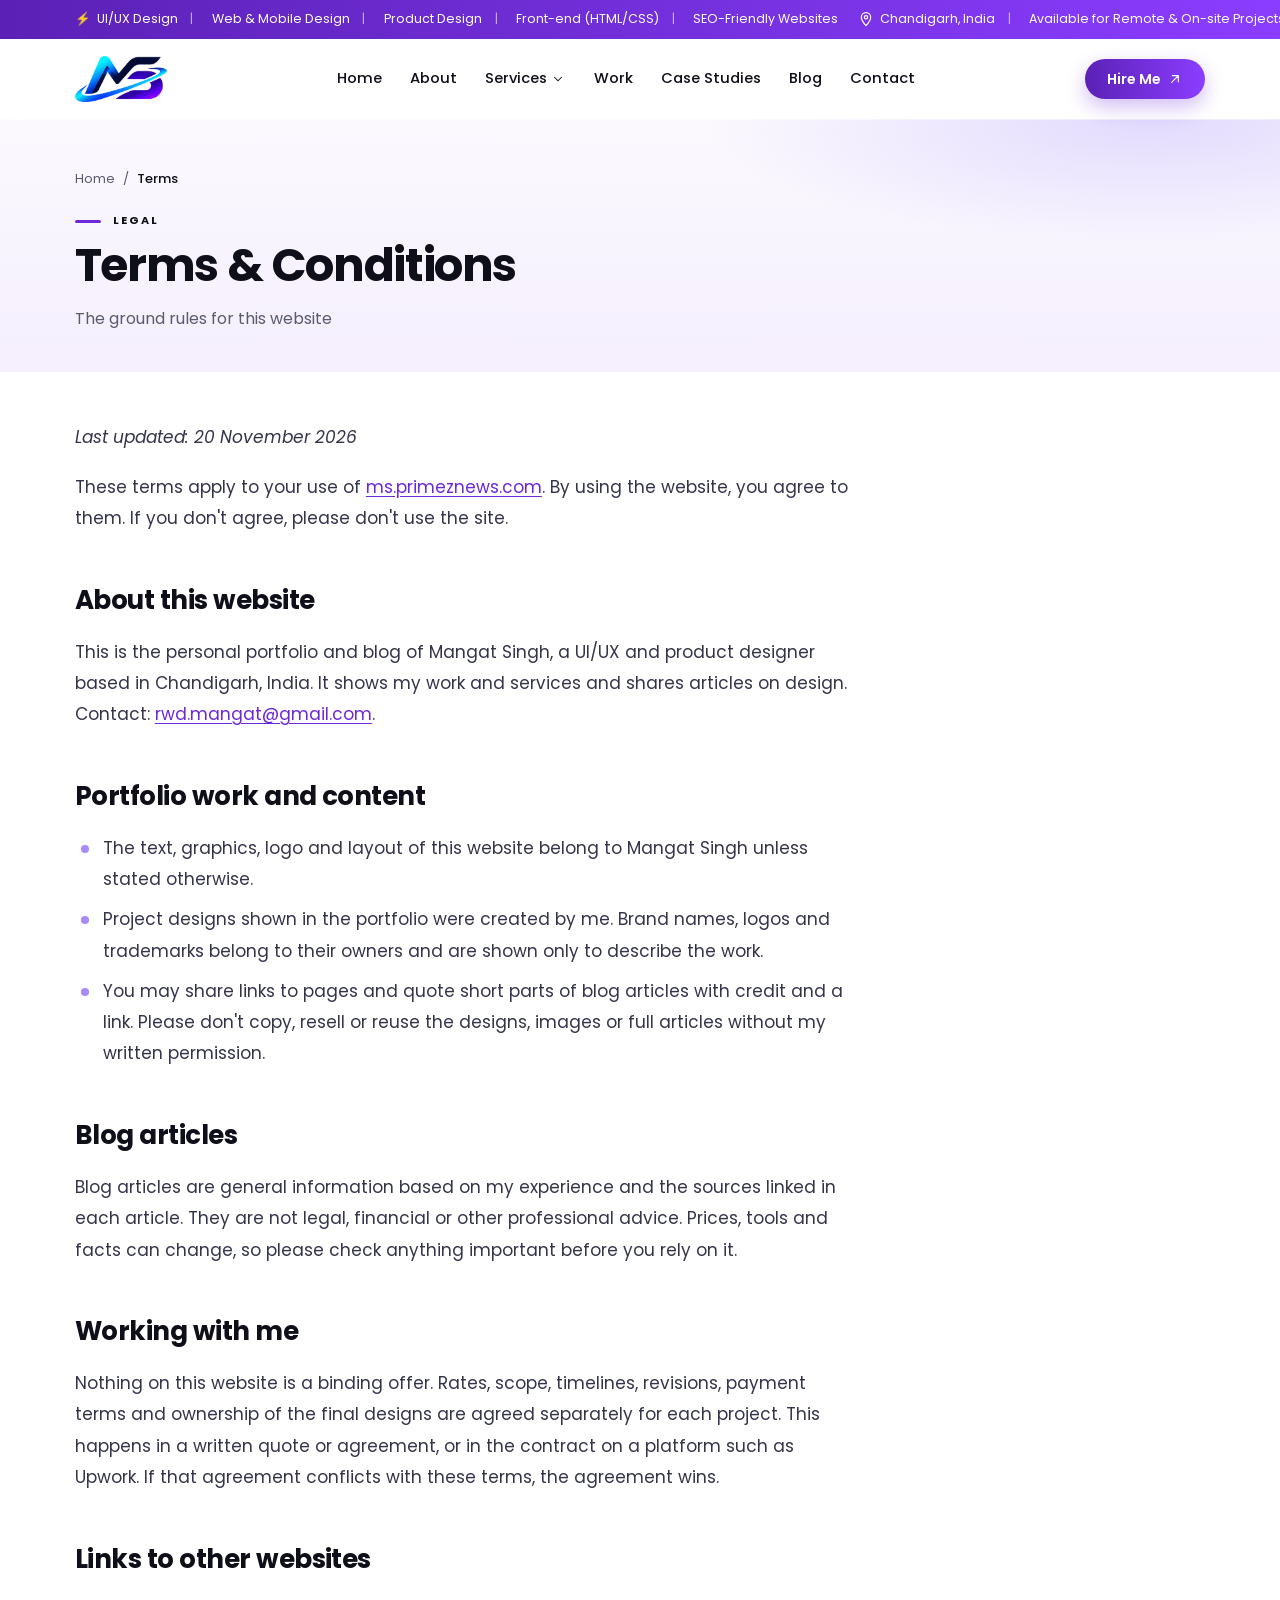
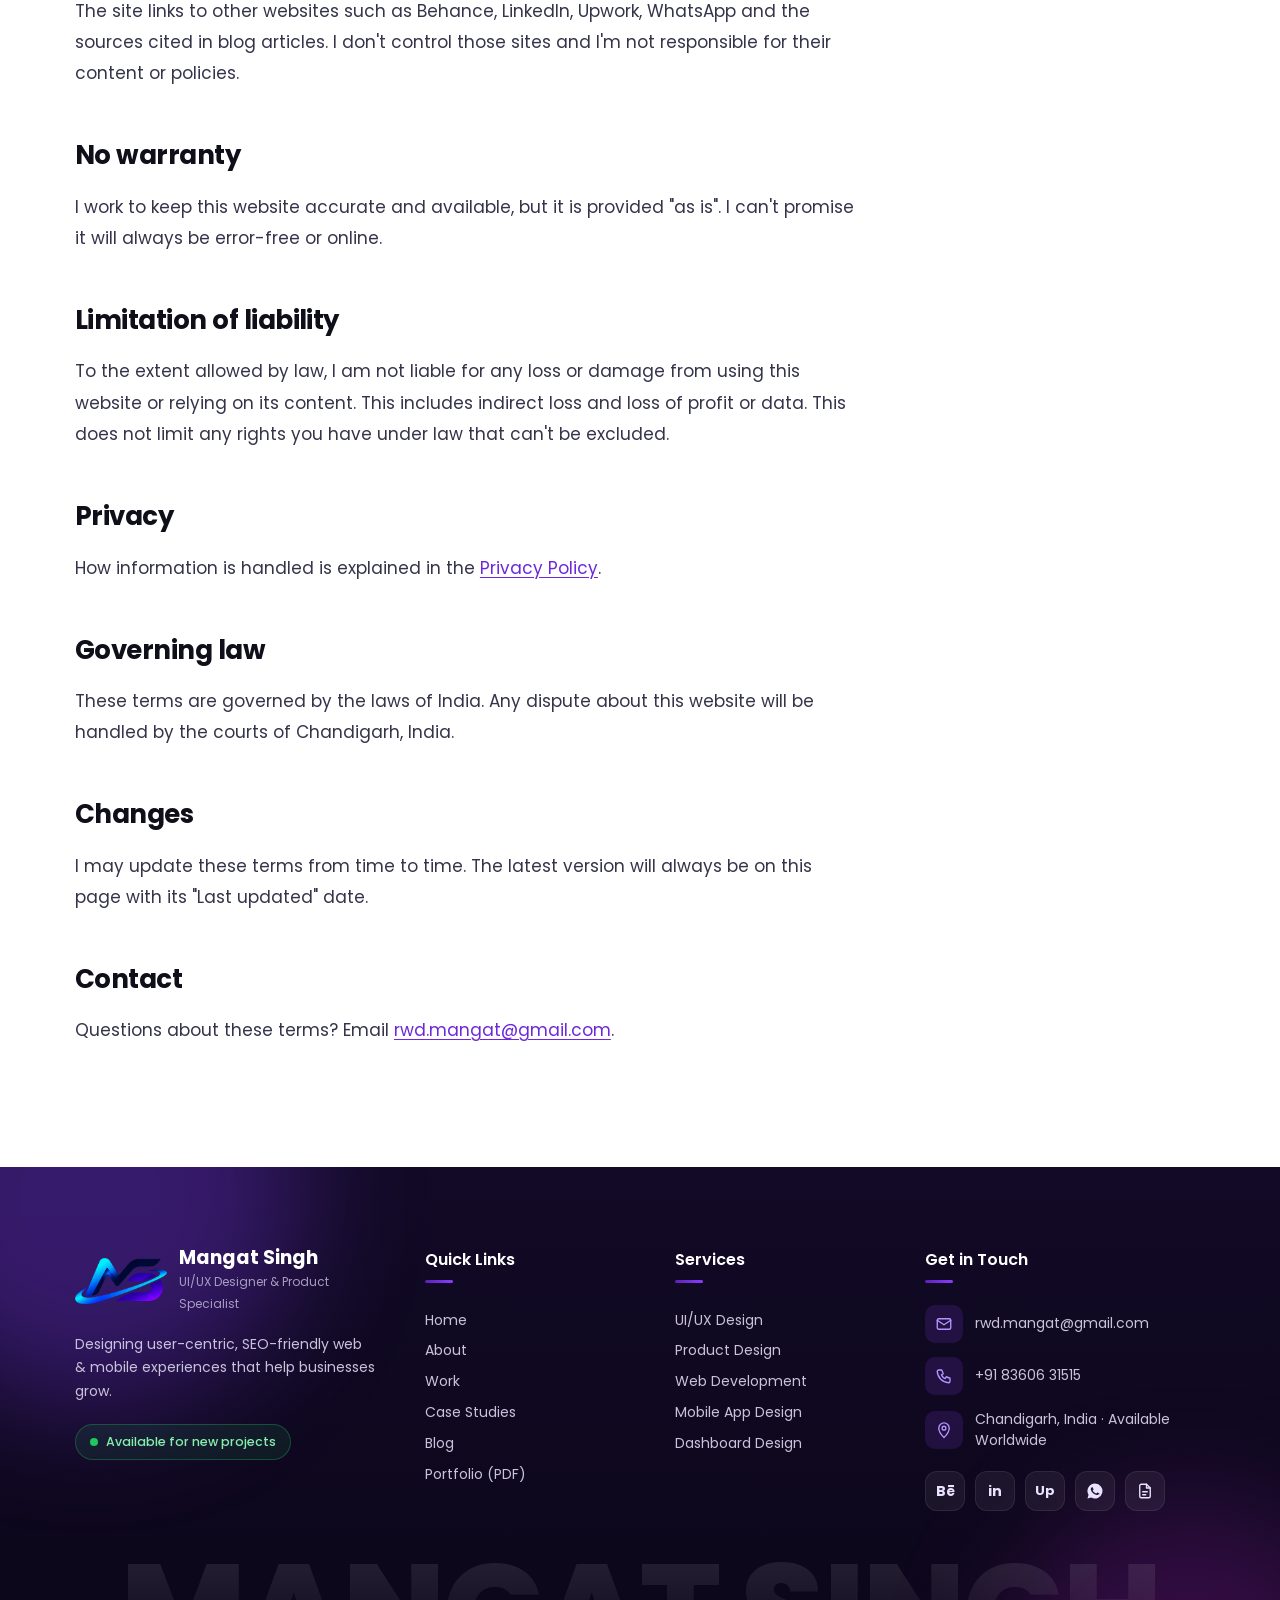
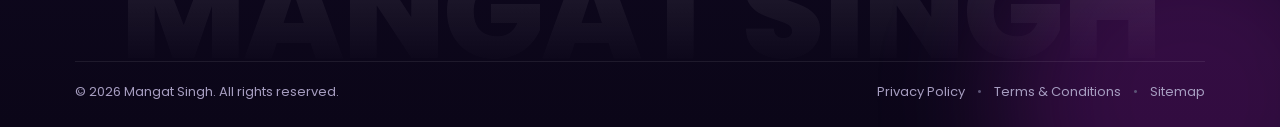
<file: terms.html>
<!DOCTYPE html>
<html lang="en" prefix="og: https://ogp.me/ns#">
<head>
    <meta charset="UTF-8">
    <meta name="viewport" content="width=device-width, initial-scale=1.0">
    <!-- ===== Social share preview (LinkedIn, WhatsApp, Facebook, X) ===== -->
    <link rel="canonical" href="https://ms.primeznews.com/terms.html">
    <meta property="og:type" content="website">
    <meta property="og:site_name" content="Mangat Singh">
    <meta property="og:locale" content="en_US">
    <meta property="og:url" content="https://ms.primeznews.com/terms.html">
    <meta property="og:title" content="Terms &amp; Conditions | Mangat Singh">
    <meta property="og:description" content="Terms for using ms.primeznews.com, the portfolio and blog of UI/UX designer Mangat Singh.">
    <meta property="og:image" content="https://ms.primeznews.com/assets/images/og-home.jpg">
    <meta property="og:image:secure_url" content="https://ms.primeznews.com/assets/images/og-home.jpg">
    <meta property="og:image:type" content="image/jpeg">
    <meta property="og:image:width" content="1200">
    <meta property="og:image:height" content="627">
    <meta property="og:image:alt" content="Mangat Singh, UI/UX Designer">
    <meta name="image" content="https://ms.primeznews.com/assets/images/og-home.jpg">
    <meta name="twitter:card" content="summary_large_image">
    <meta name="twitter:title" content="Terms &amp; Conditions | Mangat Singh">
    <meta name="twitter:description" content="Terms for using ms.primeznews.com, the portfolio and blog of UI/UX designer Mangat Singh.">
    <meta name="twitter:image" content="https://ms.primeznews.com/assets/images/og-home.jpg">
    <title>Terms &amp; Conditions | Mangat Singh – UI/UX Designer</title>
    <meta name="description" content="Terms for using ms.primeznews.com, the portfolio and blog of UI/UX designer Mangat Singh.">
    <link rel="icon" type="image/png" href="assets/images/favicon.png?v=26">
    <link rel="apple-touch-icon" href="assets/images/logo-icon.png">
    <link rel="preconnect" href="https://fonts.googleapis.com">
    <link rel="preconnect" href="https://fonts.gstatic.com" crossorigin>
    <link href="https://fonts.googleapis.com/css2?family=Poppins:wght@400;500;600;700;800&family=Mr+Dafoe&display=swap" rel="stylesheet">
    <link rel="stylesheet" href="assets/css/style.css?v=28">
    <link rel="stylesheet" href="assets/css/blog.css?v=8">
</head>
<body data-page="legal" id="top">


    <!-- ===== Top Bar ===== -->
    <div class="topbar">
        <div class="container topbar-inner">
            <ul class="topbar-list">
                <li><span class="bolt">⚡</span> UI/UX Design</li>
                <li>Web &amp; Mobile Design</li>
                <li>Product Design</li>
                <li>Front-end (HTML/CSS)</li>
                <li>SEO-Friendly Websites</li>
            </ul>
            <ul class="topbar-list topbar-right">
                <li>
                    <svg viewBox="0 0 24 24" class="ico-sm"><path d="M12 22s7-7.2 7-12.5A7 7 0 0 0 5 9.5C5 14.8 12 22 12 22z"/><circle cx="12" cy="9.5" r="2.5"/></svg>
                    Chandigarh, India
                </li>
                <li>Available for Remote &amp; On-site Projects</li>
            </ul>
        </div>
    </div>

    <!-- ===== Header ===== -->
    <header class="header" id="header">
        <div class="container header-inner">
            <a href="index.html#home" class="brand" aria-label="Mangat Singh - Home">
                <img src="assets/images/logo-mark.png?v=26" alt="Mangat Singh" class="brand-img" width="570" height="285">
            </a>

            <nav class="nav" id="nav">
                <ul class="nav-links">
                    <li><a href="index.html#home">Home</a></li>
                    <li><a href="index.html#about">About</a></li>
                    <li class="has-dropdown">
                        <a href="index.html#services">Services
                            <svg viewBox="0 0 24 24" class="ico-xs"><path d="m6 9 6 6 6-6"/></svg>
                        </a>
                        <ul class="dropdown">
                            <li><a href="index.html#services">UI/UX Design</a></li>
                            <li><a href="index.html#services">Product Design</a></li>
                            <li><a href="index.html#services">Web Design &amp; Development</a></li>
                            <li><a href="index.html#services">Mobile App Design</a></li>
                        </ul>
                    </li>
                    <li><a href="index.html#work">Work</a></li>
                    <li><a href="index.html#case-studies">Case Studies</a></li>
                    <li><a href="blog.html">Blog</a></li>
                    <li><a href="index.html#contact">Contact</a></li>
                </ul>
                <a href="index.html#contact" class="btn btn-primary btn-sm nav-cta-mobile">Hire Me</a>
            </nav>

            <a href="index.html#contact" class="btn btn-primary btn-sm header-cta">
                Hire Me
                <svg viewBox="0 0 24 24" class="ico-sm"><path d="M7 17 17 7M8 7h9v9"/></svg>
            </a>

            <button class="menu-toggle" id="menuToggle" aria-label="Open menu">
                <span></span><span></span><span></span>
            </button>
        </div>
    </header>

    
    <main>
        <section class="b-hero">
            <div class="container">
                <nav class="b-crumbs" aria-label="Breadcrumb"><a href="index.html">Home</a><span>/</span><span>Terms</span></nav>
                <span class="eyebrow">Legal</span>
                <h1 class="b-hero-title">Terms &amp; Conditions</h1>
                <p class="b-hero-sub">The ground rules for this website</p>
            </div>
        </section>
        <section class="legal-wrap">
            <div class="container">
                <div class="b-prose legal">
<p><em>Last updated: 20 November 2026</em></p>
<p>These terms apply to your use of <a href="https://ms.primeznews.com/">ms.primeznews.com</a>. By using the website, you agree to them. If you don't agree, please don't use the site.</p>
<h2>About this website</h2>
<p>This is the personal portfolio and blog of Mangat Singh, a UI/UX and product designer based in Chandigarh, India. It shows my work and services and shares articles on design. Contact: <a href="mailto:rwd.mangat@gmail.com">rwd.mangat@gmail.com</a>.</p>
<h2>Portfolio work and content</h2>
<ul>
<li>The text, graphics, logo and layout of this website belong to Mangat Singh unless stated otherwise.</li>
<li>Project designs shown in the portfolio were created by me. Brand names, logos and trademarks belong to their owners and are shown only to describe the work.</li>
<li>You may share links to pages and quote short parts of blog articles with credit and a link. Please don't copy, resell or reuse the designs, images or full articles without my written permission.</li>
</ul>
<h2>Blog articles</h2>
<p>Blog articles are general information based on my experience and the sources linked in each article. They are not legal, financial or other professional advice. Prices, tools and facts can change, so please check anything important before you rely on it.</p>
<h2>Working with me</h2>
<p>Nothing on this website is a binding offer. Rates, scope, timelines, revisions, payment terms and ownership of the final designs are agreed separately for each project. This happens in a written quote or agreement, or in the contract on a platform such as Upwork. If that agreement conflicts with these terms, the agreement wins.</p>
<h2>Links to other websites</h2>
<p>The site links to other websites such as Behance, LinkedIn, Upwork, WhatsApp and the sources cited in blog articles. I don't control those sites and I'm not responsible for their content or policies.</p>
<h2>No warranty</h2>
<p>I work to keep this website accurate and available, but it is provided "as is". I can't promise it will always be error-free or online.</p>
<h2>Limitation of liability</h2>
<p>To the extent allowed by law, I am not liable for any loss or damage from using this website or relying on its content. This includes indirect loss and loss of profit or data. This does not limit any rights you have under law that can't be excluded.</p>
<h2>Privacy</h2>
<p>How information is handled is explained in the <a href="privacy.html">Privacy Policy</a>.</p>
<h2>Governing law</h2>
<p>These terms are governed by the laws of India. Any dispute about this website will be handled by the courts of Chandigarh, India.</p>
<h2>Changes</h2>
<p>I may update these terms from time to time. The latest version will always be on this page with its "Last updated" date.</p>
<h2>Contact</h2>
<p>Questions about these terms? Email <a href="mailto:rwd.mangat@gmail.com">rwd.mangat@gmail.com</a>.</p>

                </div>
            </div>
        </section>
    </main>


    <!-- ===== Footer ===== -->
    <footer class="footer">
        <div class="footer-glow footer-glow-1"></div>
        <div class="footer-glow footer-glow-2"></div>

        <div class="container">
            <div class="footer-grid">
                <!-- Brand -->
                <div class="footer-about">
                    <a href="index.html#home" class="footer-logo" aria-label="Mangat Singh - Home">
                        <img src="assets/images/logo-mark.png?v=26" alt="Mangat Singh" class="brand-img" width="570" height="285">
                        <span>
                            <strong>Mangat Singh</strong>
                            <small>UI/UX Designer &amp; Product Specialist</small>
                        </span>
                    </a>
                    <p>Designing user-centric, SEO-friendly web &amp; mobile experiences that help businesses grow.</p>
                    <span class="status-pill"><span class="dot"></span> Available for new projects</span>
                </div>

                <!-- Links -->
                <div class="footer-col">
                    <h4>Quick Links</h4>
                    <a href="index.html#home">Home</a>
                    <a href="index.html#about">About</a>
                    <a href="index.html#work">Work</a>
                    <a href="index.html#case-studies">Case Studies</a>
                    <a href="blog.html">Blog</a>
                    <a href="assets/docs/Mangat-Singh-UI-UX-Portfolio.pdf" target="_blank" rel="noopener">Portfolio (PDF)</a>
                </div>
                <div class="footer-col">
                    <h4>Services</h4>
                    <a href="index.html#services">UI/UX Design</a>
                    <a href="index.html#services">Product Design</a>
                    <a href="index.html#services">Web Development</a>
                    <a href="index.html#services">Mobile App Design</a>
                    <a href="index.html#services">Dashboard Design</a>
                </div>

                <!-- Contact -->
                <div class="footer-col footer-contact">
                    <h4>Get in Touch</h4>
                    <a href="mailto:rwd.mangat@gmail.com" class="contact-line">
                        <span class="c-ico"><svg viewBox="0 0 24 24"><rect x="3" y="5" width="18" height="14" rx="2"/><path d="m3 7 9 6 9-6"/></svg></span>
                        rwd.mangat@gmail.com
                    </a>
                    <a href="https://wa.me/918360631515" target="_blank" rel="noopener" class="contact-line">
                        <span class="c-ico"><svg viewBox="0 0 24 24"><path d="M5 4h4l2 5-2.5 1.5a11 11 0 0 0 5 5L15 13l5 2v4a2 2 0 0 1-2 2A16 16 0 0 1 3 6a2 2 0 0 1 2-2"/></svg></span>
                        +91 83606 31515
                    </a>
                    <div class="contact-line">
                        <span class="c-ico"><svg viewBox="0 0 24 24"><path d="M12 22s7-7.2 7-12.5A7 7 0 0 0 5 9.5C5 14.8 12 22 12 22z"/><circle cx="12" cy="9.5" r="2.5"/></svg></span>
                        Chandigarh, India &middot; Available Worldwide
                    </div>
                    <div class="socials">
                        <a href="https://www.behance.net/mangat" target="_blank" rel="noopener" aria-label="Behance" class="social">Bē</a>
                        <a href="https://www.linkedin.com/in/rwdesigner1/" target="_blank" rel="noopener" aria-label="LinkedIn" class="social">in</a>
                        <a href="https://www.upwork.com/freelancers/~0131b9f00ed8ef86f9" target="_blank" rel="noopener" aria-label="Upwork" class="social social-up">Up</a>
                        <a href="https://wa.me/918360631515" target="_blank" rel="noopener" aria-label="WhatsApp" class="social"><svg viewBox="0 0 24 24" class="fill"><path d="M12 2a10 10 0 0 0-8.6 15.1L2 22l5-1.3A10 10 0 1 0 12 2zm5.3 14.1c-.2.6-1.3 1.2-1.8 1.2-.5.1-1 .2-3.3-.7-2.8-1.1-4.5-3.9-4.7-4.1-.1-.2-1.1-1.5-1.1-2.9s.7-2 1-2.3c.2-.3.5-.3.7-.3h.5c.2 0 .4 0 .6.5l.8 2c.1.2.1.3 0 .5l-.4.6-.4.4c-.1.1-.3.3-.1.6.2.3.8 1.3 1.7 2.1 1.2 1 2.1 1.4 2.4 1.5.3.2.5.1.6 0l.9-1c.2-.3.4-.2.6-.1l1.9.9c.3.1.5.2.5.3.1.2.1.7-.1 1.3z"/></svg></a>
                        <a href="assets/docs/Mangat-Singh-UI-UX-Portfolio.pdf" target="_blank" rel="noopener" aria-label="View portfolio PDF" class="social"><svg viewBox="0 0 24 24"><path d="M14 3H7a2 2 0 0 0-2 2v14a2 2 0 0 0 2 2h10a2 2 0 0 0 2-2V8z"/><path d="M14 3v5h5M9 13h6M9 17h4"/></svg></a>
                    </div>
                </div>
            </div>

            <div class="footer-watermark" aria-hidden="true">MANGAT SINGH</div>

            <div class="footer-bottom">
                <p>&copy; <span id="year"></span> Mangat Singh. All rights reserved.</p>
                <ul>
                    <li><a href="privacy.html">Privacy Policy</a></li>
                    <li><a href="terms.html">Terms &amp; Conditions</a></li>
                    <li><a href="sitemap.xml">Sitemap</a></li>
                </ul>
            </div>
        </div>

        <a href="#top" class="back-top" id="backTop" aria-label="Back to top">
            <svg viewBox="0 0 24 24"><path d="M12 19V5M5 12l7-7 7 7"/></svg>
        </a>
    </footer>

        <script src="assets/js/script.js?v=27"></script>
</body>
</html>
</file>
<file: assets/css/style.css>
/* =========================================================
   Mangat Singh — Portfolio
   ========================================================= */

/* ===== Variables ===== */
:root {
    --primary: #6d28d9;
    --primary-2: #8b3dff;
    --primary-dark: #4c1d95;
    --primary-light: #f3ecff;
    --grad: linear-gradient(90deg, #5b21b6 0%, #8b3dff 100%);
    --dark: #0f0f1a;
    --text: #2b2b3a;
    --muted: #5b5b6e;
    --border: #ece8f5;
    --bg: #ffffff;
    --bg-soft: #faf8ff;
    --radius: 14px;
    --shadow: 0 6px 24px rgba(76, 29, 149, 0.07);
    --shadow-lg: 0 18px 40px rgba(76, 29, 149, 0.16);
    --ease: cubic-bezier(.22, .9, .32, 1);
}

/* ===== Reset ===== */
*, *::before, *::after { margin: 0; padding: 0; box-sizing: border-box; }
html { scroll-behavior: smooth; overflow-x: clip; }
body {
    font-family: 'Poppins', Arial, sans-serif;
    font-size: 15px;
    line-height: 1.6;
    color: var(--text);
    background: var(--bg);
    overflow-x: clip;   /* clip (not hidden) so sticky header keeps working */
}
a { color: inherit; text-decoration: none; }
ul { list-style: none; }
img { max-width: 100%; display: block; }
button { font: inherit; cursor: pointer; border: none; background: none; }

.container { width: 88.3%; max-width: 1180px; margin: 0 auto; }

/* ===== SVG icons ===== */
svg { fill: none; stroke: currentColor; stroke-width: 1.8; stroke-linecap: round; stroke-linejoin: round; }
svg.fill { fill: currentColor; stroke: none; }
.ico-xs { width: 14px; height: 14px; }
.ico-sm { width: 16px; height: 16px; }
.ico { width: 26px; height: 26px; color: var(--primary); }
.ico-lg { width: 34px; height: 34px; color: var(--primary); flex-shrink: 0; }

/* ===== Buttons ===== */
.btn {
    position: relative;
    display: inline-flex;
    align-items: center;
    gap: 10px;
    padding: 13px 32px;
    border-radius: 50px;
    font-weight: 600;
    font-size: 15px;
    overflow: hidden;
    transition: transform .35s var(--ease), box-shadow .35s var(--ease), background .3s, color .3s;
}
.btn svg { transition: transform .35s var(--ease); }
.btn:hover svg { transform: translate(3px, -3px); }
.btn-primary { background: var(--grad); color: #fff; box-shadow: 0 8px 20px rgba(109, 40, 217, .3); }
.btn-primary::after {           /* shine sweep */
    content: "";
    position: absolute; top: 0; left: -120%;
    width: 60%; height: 100%;
    background: linear-gradient(120deg, transparent, rgba(255,255,255,.45), transparent);
    transform: skewX(-20deg);
    transition: left .7s var(--ease);
}
.btn-primary:hover::after { left: 140%; }
.btn-primary:hover { transform: translateY(-3px); box-shadow: 0 14px 30px rgba(109, 40, 217, .4); }
.btn-outline { border: 1.5px solid var(--dark); color: var(--dark); background: #fff; }
.btn-outline:hover { background: var(--dark); color: #fff; transform: translateY(-3px); }
.btn-outline:hover svg { transform: scale(1.15); }
.btn-white { background: #fff; color: var(--dark); padding: 12px 28px; }
.btn-white:hover { transform: translateY(-3px) scale(1.03); box-shadow: 0 12px 26px rgba(0,0,0,.2); }
.btn-sm { padding: 9px 20px; font-size: 14px; }

/* ===== Top Bar ===== */
.topbar { background: var(--grad); color: #fff; font-size: clamp(10px, .98vw, 14px); padding: .75em 0; white-space: nowrap; }
.topbar-inner { display: flex; justify-content: space-between; align-items: center; gap: 20px; }
.topbar-list { display: flex; flex-wrap: wrap; align-items: center; }
.topbar-list li { display: flex; align-items: center; gap: 6px; }
.topbar-list li + li::before { content: "|"; margin: 0 1em; opacity: .6; }
.topbar-list { flex-wrap: nowrap; }
.bolt { color: #ffd84d; display: inline-block; animation: bolt 2s infinite; }

/* ===== Header ===== */
.header {
    position: sticky; top: 0; z-index: 100;
    background: rgba(255,255,255,.92);
    backdrop-filter: blur(10px);
    transition: box-shadow .3s, padding .3s;
}
.header.scrolled { box-shadow: 0 4px 20px rgba(0,0,0,.06); }
.header-inner { display: flex; align-items: center; justify-content: space-between; padding: clamp(9px, 1.05vw, 15px) 0; transition: padding .3s; }
.header.scrolled .header-inner { padding: 10px 0; }

.brand { display: flex; align-items: center; gap: 10px; }
.brand-logo {
    width: clamp(34px, 3.5vw, 50px); height: auto; flex-shrink: 0;
    transition: transform .4s var(--ease);
}
.brand:hover .brand-logo { transform: rotate(-8deg) scale(1.08); }
.brand-text strong { display: block; font-size: clamp(15px, 1.66vw, 24px); font-weight: 600; color: var(--dark); line-height: 1.15; }
.brand-text small { display: block; font-size: clamp(9px, .9vw, 13px); color: var(--dark); }

.nav { display: flex; align-items: center; }
.nav-links { display: flex; gap: clamp(20px, 3vw, 44px); }
.nav-links > li > a {
    position: relative; display: flex; align-items: center; gap: 4px;
    font-size: clamp(12px, 1.25vw, 17px); font-weight: 500; color: var(--dark); padding: 6px 0;
    transition: color .3s;
}
.nav-links > li > a::after {
    content: ""; position: absolute; left: 0; bottom: -2px;
    width: 100%; height: 2px; background: var(--primary);
    transform: scaleX(0); transform-origin: right;
    transition: transform .35s var(--ease);
}
.nav-links > li > a:hover, .nav-links > li > a.active { color: var(--primary); }
.nav-links > li > a:hover::after, .nav-links > li > a.active::after { transform: scaleX(1); transform-origin: left; }

.has-dropdown { position: relative; }
.has-dropdown svg { transition: transform .3s; }
.has-dropdown:hover svg { transform: rotate(180deg); }
.dropdown {
    position: absolute; top: 130%; left: -16px; min-width: 230px;
    background: #fff; border-radius: 12px; padding: 10px;
    box-shadow: var(--shadow-lg);
    opacity: 0; visibility: hidden; transform: translateY(10px);
    transition: all .3s var(--ease);
}
.has-dropdown:hover .dropdown { opacity: 1; visibility: visible; transform: translateY(0); }
.dropdown a { display: block; padding: 9px 12px; border-radius: 8px; font-size: 14px; transition: background .25s, color .25s, padding .25s; }
.dropdown a:hover { background: var(--primary-light); color: var(--primary); padding-left: 18px; }

.nav-cta-mobile { display: none; }
.menu-toggle { display: none; flex-direction: column; gap: 5px; padding: 6px; }
.menu-toggle span { width: 24px; height: 2px; background: var(--dark); border-radius: 2px; transition: transform .3s, opacity .3s; }
.menu-toggle.open span:nth-child(1) { transform: translateY(7px) rotate(45deg); }
.menu-toggle.open span:nth-child(2) { opacity: 0; }
.menu-toggle.open span:nth-child(3) { transform: translateY(-7px) rotate(-45deg); }

/* ===== Hero (matches design) ===== */
.hero {
    position: relative;
    background: linear-gradient(180deg, #fdfcfd 0%, #faf8fe 55%, #f3effe 100%);
    overflow: hidden;
}
.hero-inner { position: static; display: block; }
.hero-content { position: relative; z-index: 3; max-width: 50vw; padding: clamp(20px, 2.55vw, 37px) 0 clamp(20px, 2.75vw, 40px); }

.badge {
    display: inline-flex; align-items: center; gap: 8px;
    background: #f1eafe; color: var(--dark);
    font-size: clamp(11px, 1.17vw, 17px); font-weight: 600;
    padding: clamp(3px, .45vw, 6px) clamp(12px, 1.4vw, 20px) clamp(3px, .45vw, 6px) clamp(9px, 1vw, 14px);
    border-radius: 50px; margin-bottom: clamp(12px, 1.45vw, 21px);
}
.crown { display: inline-block; font-size: 14px; animation: wiggle 2.5s ease-in-out infinite; }
.hero-title {
    font-size: clamp(30px, 3.4vw, 49px); line-height: 1.08; font-weight: 700; color: var(--dark);
    letter-spacing: -.03em; margin-bottom: clamp(12px, 1.25vw, 18px);
}
.text-gradient {
    font-style: italic;
    background: linear-gradient(90deg, #5b21b6, #7c3aed, #8b3dff, #7c3aed, #5b21b6);
    background-size: 300% 100%;
    -webkit-background-clip: text; background-clip: text; color: transparent;
    animation: gradientMove 6s linear infinite;
    padding-right: 4px;
}
.hero-desc { font-size: clamp(13px, 1.32vw, 19px); line-height: 1.36; color: var(--dark); max-width: 39vw; margin-bottom: clamp(16px, 1.85vw, 27px); }
.hero-actions { display: flex; gap: clamp(14px, 1.85vw, 27px); flex-wrap: wrap; margin-bottom: clamp(22px, 2.8vw, 40px); }
.hero-actions .btn {
    justify-content: center; gap: .6em;
    min-width: clamp(120px, 12.5vw, 180px); height: clamp(34px, 3.3vw, 48px);
    padding: 0 1.6em; font-size: clamp(13px, 1.22vw, 17px);
}
.hero-actions .btn-outline { min-width: clamp(150px, 16.6vw, 239px); }

.stats { display: flex; gap: clamp(14px, 2.1vw, 30px); flex-wrap: nowrap; }
.stat { display: flex; align-items: center; gap: clamp(8px, .95vw, 14px); }
.stat > svg { width: clamp(22px, 2.3vw, 33px); height: clamp(22px, 2.3vw, 33px); }
.stat strong { font-size: clamp(17px, 1.7vw, 24px); font-weight: 700; color: var(--dark); line-height: 1; }
.stat span { display: block; font-size: clamp(10px, .95vw, 14px); color: var(--dark); margin-top: .35em; white-space: nowrap; }
.stat svg { transition: transform .4s var(--ease); }
.stat:hover svg { transform: translateY(-4px) rotate(-6deg); }

/* photo is pinned to the right edge of the screen, full hero height */
.hero-media { position: static; }
.hero-photo {
    position: absolute; right: 0; bottom: 0; z-index: 1;
    height: 100%; aspect-ratio: 912 / 766;
}
.hero-img {
    width: 100%; height: 100%; object-fit: cover; object-position: right bottom;
    -webkit-mask-image: linear-gradient(90deg, transparent 0%, #000 4%);
            mask-image: linear-gradient(90deg, transparent 0%, #000 4%);
    opacity: 0; animation: slideInRight 1.1s .3s var(--ease) forwards;
}
.signature {
    position: absolute; z-index: 2; left: -7%; top: 19%;
    font-family: 'Mr Dafoe', 'Brush Script MT', 'Segoe Script', cursive;
    font-size: clamp(26px, 3.4vw, 49px); line-height: 1; white-space: nowrap;
    color: var(--dark);
    transform: rotate(-20deg);
    opacity: 0; animation: fadeSig 1s 1.1s var(--ease) forwards;
}
.signature::after {
    content: ""; position: absolute; left: 6%; bottom: -2px;
    width: 0; height: 2px; background: var(--primary-2); border-radius: 2px;
    transform: rotate(-3deg); transform-origin: left;
    animation: underline 1.2s 1.6s var(--ease) forwards;
}

/* Hero entrance */
.hero-content > * { opacity: 0; animation: fadeUp .9s var(--ease) forwards; }
.hero-content > *:nth-child(1) { animation-delay: .1s; }
.hero-content > *:nth-child(2) { animation-delay: .25s; }
.hero-content > *:nth-child(3) { animation-delay: .4s; }
.hero-content > *:nth-child(4) { animation-delay: .55s; }
.hero-content > *:nth-child(5) { animation-delay: .7s; }

/* ===== Trusted ===== */
.trusted { padding: 26px 0; border-bottom: 1px solid var(--border); background: #fff; }
.trusted-inner { display: flex; align-items: center; gap: 40px; }
.trusted-title { padding-right: 40px; border-right: 2px solid var(--border); flex-shrink: 0; }
.trusted-title h3 { font-size: 18px; color: var(--dark); }
.trusted-title p { font-size: 12px; color: var(--muted); line-height: 1.5; }

.logos {
    flex: 1; display: flex; justify-content: space-between; align-items: center; gap: 30px;
    overflow: hidden;
    -webkit-mask-image: linear-gradient(90deg, transparent, #000 6%, #000 94%, transparent);
            mask-image: linear-gradient(90deg, transparent, #000 6%, #000 94%, transparent);
}
.logos-track { display: flex; gap: 60px; align-items: center; width: max-content; animation: marquee 22s linear infinite; }
.logos:hover .logos-track { animation-play-state: paused; }
.logo-item {
    display: flex; align-items: center; gap: 8px; flex-shrink: 0;
    color: #3d3d4a; font-weight: 700; font-size: 16px; line-height: 1.05;
    filter: grayscale(1); opacity: .75;
    transition: opacity .3s, transform .3s, filter .3s;
}
.logo-item:hover { opacity: 1; transform: scale(1.06); filter: none; }
.logo-item em { font-style: normal; font-weight: 500; font-size: 12px; letter-spacing: 3px; }
.logo-mark { width: 24px; height: 24px; background: #555; clip-path: polygon(0 0,100% 0,100% 70%,50% 100%,0 70%); }
.logo-a { width: 28px; height: 28px; fill: #333; stroke: none; }
.logo-ielts { font-size: 22px; letter-spacing: 1px; }
.logo-shopify { font-style: italic; font-size: 22px; color: #2b2b2b; }
.logo-shopify:hover { color: #5e8e3e; }
.logo-bag { width: 26px; height: 26px; }
.logo-hex { width: 28px; height: 28px; }
.logo-mgl { font-size: 20px; }

/* ===== Sections ===== */
.section { padding: 70px 0 30px; }
.section-sm { padding: 40px 0; }
.section-head { display: flex; justify-content: space-between; align-items: flex-start; gap: 30px; margin-bottom: 28px; }
.section-head.align-end { align-items: flex-end; }
.eyebrow {
    display: flex; align-items: center; gap: 12px;
    font-size: 11px; font-weight: 700; letter-spacing: 2px; text-transform: uppercase; color: var(--dark);
}
.eyebrow::before { content: ""; width: 26px; height: 3px; background: var(--primary); border-radius: 2px; }
.section-title { font-size: 32px; font-weight: 700; color: var(--dark); line-height: 1.2; }
.section-sub { max-width: 380px; font-size: 14px; color: var(--text); }
.sub-title { font-size: 22px; font-weight: 700; color: var(--dark); }

/* Services */
.services-grid { display: grid; grid-template-columns: repeat(3, 1fr); gap: 20px; }
.service-card {
    position: relative; overflow: hidden;
    display: flex; gap: 20px;
    padding: 24px 22px;
    background: #fff; border: 1px solid var(--border); border-radius: var(--radius);
    box-shadow: var(--shadow);
    transition: transform .45s var(--ease), box-shadow .45s var(--ease), border-color .3s;
}
.service-card::before {
    content: ""; position: absolute; inset: 0;
    background: radial-gradient(circle at var(--mx, 50%) var(--my, 50%), rgba(139,61,255,.10), transparent 60%);
    opacity: 0; transition: opacity .4s;
}
.service-card:hover::before { opacity: 1; }
.service-card:hover { transform: translateY(-8px); box-shadow: var(--shadow-lg); border-color: #d9c8ff; }
.service-icon {
    flex-shrink: 0; width: 60px; height: 60px; border-radius: 50%;
    display: grid; place-items: center;
    background: var(--primary-light); color: var(--primary);
    transition: background .4s, color .4s, transform .6s var(--ease);
}
.service-icon svg { width: 30px; height: 30px; }
.service-card:hover .service-icon { background: var(--grad); color: #fff; transform: rotateY(360deg); }
.service-card h3 { font-size: 16px; color: var(--dark); margin-bottom: 6px; line-height: 1.3; }
.service-card p { font-size: 13px; color: var(--muted); margin-bottom: 10px; }

.arrow-btn {
    display: inline-grid; place-items: center;
    width: 30px; height: 22px; border-radius: 20px;
    border: 1px solid #d9c8ff; color: var(--primary);
    transition: all .35s var(--ease);
}
.arrow-btn svg { width: 15px; height: 15px; }
.service-card:hover .arrow-btn { width: 44px; background: var(--primary); color: #fff; border-color: var(--primary); }

/* Projects */
.link-more { display: flex; align-items: center; gap: 8px; color: var(--primary); font-weight: 600; font-size: 14px; }
.link-more svg { transition: transform .35s var(--ease); }
.link-more:hover svg { transform: translate(4px, -4px); }
.projects-grid { display: grid; grid-template-columns: repeat(3, 1fr); gap: 20px; }
.project-card {
    background: #fff; border-radius: var(--radius); overflow: hidden;
    border: 1px solid var(--border); box-shadow: var(--shadow);
    transition: transform .45s var(--ease), box-shadow .45s var(--ease);
}
.project-card:hover { transform: translateY(-8px); box-shadow: var(--shadow-lg); }
.project-thumb { position: relative; height: 200px; overflow: hidden; }
.project-thumb img { width: 100%; height: 100%; object-fit: cover; transition: transform .8s var(--ease); }
.project-thumb::after {
    content: ""; position: absolute; inset: 0;
    background: linear-gradient(180deg, transparent 40%, rgba(76,29,149,.35));
    opacity: 0; transition: opacity .4s;
}
.project-card:hover .project-thumb img { transform: scale(1.08); }
.project-card:hover .project-thumb::after { opacity: 1; }
.project-info { display: flex; justify-content: space-between; align-items: center; padding: 16px 18px; }
.project-info h3 { font-size: 15px; color: var(--dark); }
.project-info p { font-size: 12.5px; color: var(--muted); }
.circle-btn {
    width: 36px; height: 36px; border-radius: 50%;
    display: grid; place-items: center;
    background: var(--primary-light); color: var(--primary);
    transition: all .4s var(--ease);
}
.circle-btn svg { width: 16px; height: 16px; }
.project-card:hover .circle-btn { background: var(--primary); color: #fff; transform: rotate(45deg); }

/* Why */
.why { padding: 40px 0 10px; }
.why-inner { display: flex; align-items: center; gap: 40px; }
.why-title { font-size: 26px; font-weight: 700; color: var(--dark); flex-shrink: 0; padding-right: 30px; border-right: 1px solid var(--border); }
.why-list { flex: 1; display: flex; justify-content: space-between; gap: 20px; flex-wrap: wrap; }
.why-item { display: flex; align-items: center; gap: 12px; font-size: 12.5px; font-weight: 500; color: var(--dark); line-height: 1.4; }
.why-item svg { transition: transform .5s var(--ease); }
.why-item:hover svg { transform: scale(1.2) rotate(-10deg); }

/* Industries + Testimonials */
.it-grid { display: grid; grid-template-columns: 1fr 1fr; gap: 60px; }
.industries { padding-right: 30px; border-right: 1px solid var(--border); }
.industry-list { display: grid; grid-template-columns: repeat(6, 1fr); gap: 10px; margin-top: 18px; }
.industry {
    display: flex; flex-direction: column; align-items: center; gap: 6px;
    padding: 16px 6px; border-radius: 12px;
    background: #fff; border: 1px solid var(--border); box-shadow: var(--shadow);
    font-size: 11.5px; font-weight: 600; color: var(--dark); text-align: center;
    transition: transform .4s var(--ease), background .3s, color .3s, box-shadow .4s;
}
.industry svg { width: 26px; height: 26px; color: var(--primary); transition: color .3s, transform .4s var(--ease); }
.industry:hover { transform: translateY(-6px); background: var(--grad); color: #fff; box-shadow: var(--shadow-lg); }
.industry:hover svg { color: #fff; transform: scale(1.15); }

.testi-head { display: flex; justify-content: space-between; align-items: center; margin-bottom: 14px; }
.testi-nav { display: flex; gap: 10px; }
.testi-nav button {
    width: 32px; height: 32px; border-radius: 50%;
    display: grid; place-items: center;
    background: var(--primary-light); color: var(--primary);
    transition: background .3s, color .3s, transform .3s;
}
.testi-nav button svg { width: 16px; height: 16px; }
.testi-nav button:hover { background: var(--primary); color: #fff; transform: scale(1.1); }
.testi-card {
    position: relative; display: flex; gap: 14px;
    padding: 18px 22px; border-radius: var(--radius);
    background: #fff; border: 1px solid var(--border); box-shadow: var(--shadow);
}
.quote-mark { font-family: Georgia, serif; font-size: 48px; line-height: .9; color: var(--primary); font-weight: 700; }
.testi-slider { position: relative; flex: 1; min-height: 100px; }
.testi-slide {
    position: absolute; inset: 0;
    opacity: 0; transform: translateX(30px);
    transition: opacity .6s var(--ease), transform .6s var(--ease);
    pointer-events: none;
}
.testi-slide.active { position: relative; opacity: 1; transform: translateX(0); pointer-events: auto; }
.testi-slide.leave { opacity: 0; transform: translateX(-30px); }
.testi-slide p { font-size: 13px; color: var(--text); margin-bottom: 12px; }
.testi-author { display: flex; align-items: center; gap: 12px; }
.testi-author img, .avatar-initials { width: 40px; height: 40px; border-radius: 50%; object-fit: cover; flex-shrink: 0; }
.avatar-initials { display: grid; place-items: center; background: var(--grad); color: #fff; font-size: 13px; font-weight: 600; }
.testi-author strong { display: block; font-size: 13px; color: var(--dark); }
.testi-author span { font-size: 12px; color: var(--muted); }
.stars { margin-left: auto; color: #f5b301; letter-spacing: 2px; }

/* CTA */
.cta-wrap { padding: 20px 0 30px; }
.cta {
    position: relative; overflow: hidden;
    display: flex; align-items: center; gap: 40px;
    padding: 20px 40px 20px 30px; border-radius: 20px;
    background: linear-gradient(90deg, #4c1d95, #7c3aed 60%, #8b3dff);
    color: #fff;
}
.cta::before, .cta::after {
    content: ""; position: absolute; border-radius: 50%;
    background: rgba(255,255,255,.08);
}
.cta::before { width: 300px; height: 300px; right: -80px; top: -150px; animation: float 8s ease-in-out infinite; }
.cta::after { width: 180px; height: 180px; left: 40%; bottom: -120px; animation: float 10s ease-in-out infinite reverse; }
.cta-img { width: 170px; border-radius: 10px; animation: float 5s ease-in-out infinite; position: relative; z-index: 1; box-shadow: 0 10px 30px rgba(0,0,0,.25); }
.cta-text { flex: 1; position: relative; z-index: 1; }
.cta-text h2 { font-size: 26px; font-weight: 700; }
.cta-text p { font-size: 14px; opacity: .9; }
.cta .btn { position: relative; z-index: 1; }

/* Footer */
.footer { background: var(--bg-soft); padding: 26px 0 16px; font-size: 12.5px; }
.footer-top { display: flex; align-items: flex-start; gap: 40px; padding-bottom: 22px; }
.footer-brand { padding-right: 34px; border-right: 1px solid #ddd5ee; }
.footer-cols { flex: 1; display: flex; justify-content: space-around; gap: 30px; }
.footer-col h4 { font-size: 12.5px; color: var(--dark); margin-bottom: 6px; }
.footer-col a { display: block; color: var(--text); line-height: 1.8; transition: color .3s, transform .3s; }
.footer-col a:hover { color: var(--primary); transform: translateX(4px); }
.socials { display: flex; gap: 10px; margin-top: 6px; }
.footer-col .social {
    width: 28px; height: 28px; border-radius: 50%;
    display: grid; place-items: center;
    background: #e4d8ff; color: var(--primary-dark);
    font-weight: 700; font-size: 12px; line-height: 1;
    transition: transform .35s var(--ease), background .3s, color .3s;
}
.social svg { width: 15px; height: 15px; }
.footer-col .social:hover { background: var(--primary); color: #fff; transform: translateY(-4px) rotate(8deg); }
.footer-loc { display: flex; gap: 8px; padding-left: 34px; border-left: 1px solid #ddd5ee; }
.footer-loc svg { width: 20px; height: 20px; animation: bounce 2s infinite; }
.footer-bottom { display: flex; justify-content: space-between; align-items: center; flex-wrap: wrap; gap: 10px; padding-top: 14px; border-top: 1px solid #e9e3f5; }
.footer-bottom ul { display: flex; }
.footer-bottom li + li::before { content: "|"; margin: 0 14px; color: #bbb; }
.footer-bottom a:hover { color: var(--primary); }

/* ===== Scroll Reveal ===== */
.reveal { opacity: 0; transform: translateY(40px); transition: opacity .8s var(--ease), transform .8s var(--ease); }
.reveal.in { opacity: 1; transform: translateY(0); }
.reveal.in:hover { transition: transform .45s var(--ease), box-shadow .45s var(--ease), border-color .3s; }
.reveal-left { opacity: 0; transform: translateX(-40px); transition: opacity .8s var(--ease), transform .8s var(--ease); }
.reveal-right { opacity: 0; transform: translateX(40px); transition: opacity .8s var(--ease), transform .8s var(--ease); }
.reveal-left.in, .reveal-right.in { opacity: 1; transform: none; }
.reveal-zoom { opacity: 0; transform: scale(.92); transition: opacity .8s var(--ease), transform .8s var(--ease); }
.reveal-zoom.in { opacity: 1; transform: none; }

/* ===== Keyframes ===== */
@keyframes fadeUp { from { opacity: 0; transform: translateY(30px); } to { opacity: 1; transform: none; } }
@keyframes slideInRight { from { opacity: 0; transform: translateX(60px); } to { opacity: 1; transform: none; } }
@keyframes fadeSig { from { opacity: 0; transform: rotate(-20deg) translateY(10px); } to { opacity: 1; transform: rotate(-20deg); } }
@keyframes underline { to { width: 85%; } }
@keyframes gradientMove { to { background-position: 300% 0; } }
@keyframes blob {
    0%, 100% { border-radius: 60% 40% 55% 45% / 50% 60% 40% 50%; transform: translate(0, 0) rotate(0); }
    33% { border-radius: 45% 55% 40% 60% / 60% 40% 60% 40%; transform: translate(-15px, 10px) rotate(8deg); }
    66% { border-radius: 55% 45% 60% 40% / 40% 55% 45% 60%; transform: translate(10px, -10px) rotate(-6deg); }
}
@keyframes float { 0%, 100% { transform: translateY(0); } 50% { transform: translateY(-12px); } }
@keyframes marquee { to { transform: translateX(-50%); } }
@keyframes wiggle { 0%, 80%, 100% { transform: rotate(0); } 85% { transform: rotate(-15deg); } 90% { transform: rotate(12deg); } 95% { transform: rotate(-6deg); } }
@keyframes bolt { 0%, 90%, 100% { opacity: 1; } 95% { opacity: .2; } }
@keyframes bounce { 0%, 100% { transform: translateY(0); } 50% { transform: translateY(-4px); } }

/* ===== Responsive ===== */
@media (max-width: 1100px) {
    .nav-links { gap: 22px; }
    .industry-list { grid-template-columns: repeat(3, 1fr); }
}

@media (max-width: 960px) {
    .hero-desc { max-width: none; }
    .topbar-list:first-child { display: none; }
    .topbar-inner { justify-content: center; }
    .menu-toggle { display: flex; }
    .header-cta { display: none; }
    .nav {
        position: fixed; top: 0; right: 0; height: 100vh; width: 280px;
        flex-direction: column; align-items: flex-start; gap: 24px;
        padding: 90px 30px 30px; background: #fff; box-shadow: -10px 0 30px rgba(0,0,0,.1);
        transform: translateX(100%); visibility: hidden;
        transition: transform .45s var(--ease), visibility .45s;
    }
    .nav.open { transform: translateX(0); visibility: visible; }
    .header { backdrop-filter: none; background: #fff; }
    .nav-links { flex-direction: column; gap: 18px; }
    .nav-cta-mobile { display: inline-flex; }
    .menu-toggle { position: relative; z-index: 101; }
    .dropdown { position: static; box-shadow: none; display: none; opacity: 1; visibility: visible; transform: none; padding: 6px 0 0 10px; }
    .has-dropdown.open .dropdown { display: block; }

    .hero-inner { min-height: 0; }
    .stats { flex-wrap: wrap; }
    .hero-content { max-width: none; }
    .hero-title { font-size: clamp(30px, 6vw, 44px); }
    .hero-photo { position: relative; height: auto; width: 100%; max-width: 560px; margin: 0 auto; aspect-ratio: 912 / 766; }
    .signature { left: 2%; top: 18%; font-size: 34px; }

    .trusted-inner { flex-direction: column; align-items: flex-start; gap: 18px; }
    .trusted-title { border: none; padding: 0; }
    .logos { width: 100%; }

    .services-grid, .projects-grid { grid-template-columns: repeat(2, 1fr); }
    .section-head { flex-direction: column; }
    .section-head.align-end { flex-direction: row; align-items: flex-end; }
    .why-inner { flex-direction: column; align-items: flex-start; }
    .why-title { border: none; padding: 0; }
    .it-grid { grid-template-columns: 1fr; gap: 40px; }
    .industries { border: none; padding: 0; }
    .cta { flex-direction: column; text-align: center; padding: 30px; gap: 20px; }
    .footer-top { flex-direction: column; }
    .footer-brand, .footer-loc { border: none; padding: 0; }
    .footer-cols { width: 100%; justify-content: space-between; flex-wrap: wrap; }
}

@media (max-width: 600px) {
    .topbar { display: none; }
    .hero-title { font-size: 32px; }
    .stats { gap: 18px; flex-wrap: wrap; }
    .stat { width: calc(50% - 9px); }
    .services-grid, .projects-grid { grid-template-columns: 1fr; }
    .section-title { font-size: 26px; }
    .industry-list { grid-template-columns: repeat(3, 1fr); }
    .why-list { flex-direction: column; }
    .footer-cols { display: grid; grid-template-columns: 1fr 1fr; }
    .footer-bottom { flex-direction: column; text-align: center; }
}

/* Respect users who prefer less motion */
@media (prefers-reduced-motion: reduce) {
    *, *::before, *::after { animation: none !important; transition: none !important; }
    .reveal, .reveal-left, .reveal-right, .reveal-zoom, .hero-content > *, .hero-img, .signature { opacity: 1 !important; transform: none !important; }
}

/* header CTA sized like design */
.header-cta { height: clamp(32px, 2.75vw, 40px); padding: 0 clamp(16px, 1.7vw, 24px); font-size: clamp(12px, 1.2vw, 16px); gap: 6px; }

/* hero fine-tuning to match design */
.badge { padding: clamp(3px, .35vw, 5px) clamp(12px, 1.3vw, 18px) clamp(3px, .35vw, 5px) clamp(9px, .9vw, 13px); }
.stat strong { line-height: 1; }
.stat span { line-height: 1.2; }
.stat > div { line-height: 1; }
.text-gradient { background: linear-gradient(90deg, #5b21b6, #6d28d9, #7c3aed, #6d28d9, #5b21b6); background-size: 300% 100%; -webkit-background-clip: text; background-clip: text; }
.hero-desc { color: #1d1d29; }
.signature { left: -7%; top: 21%; }
.header-inner { padding: clamp(9px, 1.35vw, 19px) 0; }
.hero-title { font-size: clamp(30px, 3.5vw, 50px); }
.stats { gap: clamp(12px, 1.5vw, 22px); }

/* ===== Logo image ===== */
.brand-img {
    height: clamp(34px, 3.7vw, 50px); width: auto;
    transition: transform .4s var(--ease), filter .4s;
}
.brand:hover .brand-img { transform: scale(1.03); filter: drop-shadow(0 4px 10px rgba(109, 40, 217, .25)); }
.footer-brand .brand-img { height: clamp(32px, 3.2vw, 44px); }
@media (max-width: 600px) { .header .brand-img { height: 32px; } }

/* ===== Header fix: no overlap / no wrapping on any screen ===== */
.header-inner { gap: clamp(16px, 2vw, 32px); }
.brand { flex-shrink: 0; }
.brand-img { height: clamp(34px, 3.5vw, 44px); max-width: none; }
.nav { flex: 1; justify-content: center; min-width: 0; }
.nav-links { gap: clamp(16px, 2.2vw, 30px); }
.nav-links > li > a { font-size: clamp(12px, 1.15vw, 15px); white-space: nowrap; }
.header-cta { flex-shrink: 0; white-space: nowrap; height: 40px; font-size: 14px; padding: 0 22px; }

/* keep hero text block in proportion on very wide screens */
.hero-content { max-width: min(50vw, 640px); }
.hero-desc { max-width: min(39vw, 500px); }

/* medium laptops: tighten menu so everything stays on one line */
@media (max-width: 1180px) and (min-width: 961px) {
    .nav-links { gap: 16px; }
    .brand-img { height: 34px; }
    .header-cta { height: 36px; padding: 0 16px; font-size: 13px; }
}
.hero-content { max-width: min(50vw, 720px); }
.hero-desc { max-width: min(39vw, 570px); }

/* icon-only logo */
.brand-img { height: clamp(36px, 3.6vw, 48px); }
.footer-brand .brand-img { height: clamp(36px, 3.4vw, 46px); }
@media (max-width: 1180px) and (min-width: 961px) { .brand-img { height: 38px; } }
@media (max-width: 600px) { .header .brand-img { height: 36px; } }

/* photo: on wide screens bring it closer to the text (not glued to the screen edge) */
.hero-photo { right: max(0px, calc((100vw - 1180px) / 2 - 220px)); }
@media (min-width: 1500px) {
    .hero-img {
        -webkit-mask-image: linear-gradient(90deg, transparent 0%, #000 4%, #000 90%, transparent 100%);
                mask-image: linear-gradient(90deg, transparent 0%, #000 4%, #000 90%, transparent 100%);
    }
}
@media (max-width: 960px) { .hero-photo { right: auto; } }

/* =========================================================
   Why Work With Me — standalone section
   ========================================================= */
.why {
    position: relative; overflow: hidden;
    padding: 80px 0;
    margin-top: 50px;
    background: linear-gradient(135deg, #faf7ff 0%, #f1e9ff 100%);
}
.why::before, .why::after {
    content: ""; position: absolute; border-radius: 50%; pointer-events: none;
    background: radial-gradient(circle, rgba(139, 61, 255, .18), transparent 70%);
}
.why::before { width: 420px; height: 420px; left: -140px; top: -160px; animation: float 9s ease-in-out infinite; }
.why::after { width: 360px; height: 360px; right: -120px; bottom: -160px; animation: float 11s ease-in-out infinite reverse; }

.why-inner {
    position: relative; z-index: 1;
    display: grid; grid-template-columns: 0.85fr 1.4fr; gap: 60px; align-items: center;
}
.why-intro .section-title { margin: 6px 0 16px; font-size: clamp(28px, 3vw, 38px); }
.why-intro p { color: var(--muted); font-size: 15px; margin-bottom: 26px; max-width: 380px; }

.why-grid { display: grid; grid-template-columns: repeat(2, 1fr); gap: 22px; }
.why-card {
    position: relative; overflow: hidden;
    padding: 28px 26px 26px;
    background: #fff; border-radius: 18px;
    border: 1px solid var(--border);
    box-shadow: var(--shadow);
    transition: transform .45s var(--ease), box-shadow .45s var(--ease);
}
/* gradient bar that grows on hover */
.why-card::before {
    content: ""; position: absolute; left: 0; top: 0;
    width: 100%; height: 4px; background: var(--grad);
    transform: scaleX(0); transform-origin: left;
    transition: transform .5s var(--ease);
}
.why-card:hover { transform: translateY(-8px); box-shadow: var(--shadow-lg); }
.why-card:hover::before { transform: scaleX(1); }
.why-grid .why-card:nth-child(even) { margin-top: 30px; }   /* staggered layout */

.why-num {
    position: absolute; top: 18px; right: 22px;
    font-size: 42px; font-weight: 800; line-height: 1;
    color: transparent; -webkit-text-stroke: 1.5px #e4d8ff;
    transition: -webkit-text-stroke-color .4s, transform .4s var(--ease);
}
.why-card:hover .why-num { -webkit-text-stroke-color: var(--primary-2); transform: scale(1.1); }

.why-icon {
    width: 58px; height: 58px; border-radius: 16px;
    display: grid; place-items: center;
    background: var(--primary-light); color: var(--primary);
    margin-bottom: 18px;
    transition: background .4s, color .4s, transform .5s var(--ease), border-radius .5s;
}
.why-icon svg { width: 28px; height: 28px; }
.why-card:hover .why-icon { background: var(--grad); color: #fff; transform: rotate(-8deg) scale(1.05); border-radius: 50%; }
.why-card h3 { font-size: 16px; line-height: 1.35; color: var(--dark); margin-bottom: 8px; padding-right: 40px; }
.why-card p { font-size: 13.5px; color: var(--muted); }

/* =========================================================
   Industries (60%) + Testimonials (40%)
   ========================================================= */
.industries-testi { padding: 70px 0 50px; }
.it-grid { grid-template-columns: 3fr 2fr; gap: 50px; align-items: start; }
.industries { padding-right: 50px; }
.industry-list { grid-template-columns: repeat(6, 1fr); gap: 14px; margin-top: 22px; }
.industry {
    padding: 22px 6px 18px; gap: 10px;
    font-size: 12.5px; white-space: nowrap; border-radius: 14px;
}
.industry svg { width: 30px; height: 30px; }
.testi-card { min-height: 160px; align-items: flex-start; }

/* responsive */
@media (max-width: 1100px) {
    .industry-list { grid-template-columns: repeat(3, 1fr); }
}
@media (max-width: 960px) {
    .why { padding: 60px 0; }
    .why-inner { grid-template-columns: 1fr; gap: 36px; }
    .why-intro p { max-width: none; }
    .it-grid { grid-template-columns: 1fr; }
    .industries { padding-right: 0; }
    .industry-list { grid-template-columns: repeat(6, 1fr); }
}
@media (max-width: 700px) {
    .industry-list { grid-template-columns: repeat(3, 1fr); }
}
@media (max-width: 600px) {
    .why-grid { grid-template-columns: 1fr; }
    .why-grid .why-card:nth-child(even) { margin-top: 0; }
}

/* =========================================================
   Footer — dark premium
   ========================================================= */
.footer {
    position: relative; overflow: hidden;
    background: linear-gradient(180deg, #120a26 0%, #0b0618 100%);
    color: #c9c2dd; font-size: 14px;
    padding: 80px 0 0; margin-top: 30px;
}
.footer-glow { position: absolute; border-radius: 50%; filter: blur(60px); pointer-events: none; }
.footer-glow-1 { width: 420px; height: 420px; left: -120px; top: -180px; background: rgba(124, 58, 237, .35); animation: float 10s ease-in-out infinite; }
.footer-glow-2 { width: 380px; height: 380px; right: -100px; bottom: -160px; background: rgba(192, 38, 211, .22); animation: float 12s ease-in-out infinite reverse; }
.footer .container { position: relative; z-index: 1; }

.footer-grid { display: grid; grid-template-columns: 1.5fr 1fr 1fr 1.4fr; gap: 50px; padding-bottom: 40px; }

.footer-logo { display: flex; align-items: center; gap: 12px; margin-bottom: 18px; }
.footer-logo .brand-img { height: 46px; }
.footer-logo strong { display: block; color: #fff; font-size: 19px; line-height: 1.2; }
.footer-logo small { font-size: 12px; color: #a69dc0; }
.footer-about p { max-width: 320px; line-height: 1.7; margin-bottom: 20px; }
.status-pill {
    display: inline-flex; align-items: center; gap: 8px;
    padding: 7px 14px; border-radius: 50px;
    background: rgba(34, 197, 94, .1); border: 1px solid rgba(34, 197, 94, .3);
    color: #86efac; font-size: 12.5px; font-weight: 500;
}
.status-pill .dot { width: 8px; height: 8px; border-radius: 50%; background: #22c55e; box-shadow: 0 0 0 0 rgba(34,197,94,.6); animation: pulse 2s infinite; }

.footer-col h4 { position: relative; color: #fff; font-size: 16px; font-weight: 600; margin-bottom: 22px; padding-bottom: 10px; }
.footer-col h4::after { content: ""; position: absolute; left: 0; bottom: 0; width: 28px; height: 3px; border-radius: 2px; background: var(--grad); }
.footer-col a { position: relative; display: block; width: fit-content; color: #c9c2dd; line-height: 2.2; transition: color .3s, transform .3s var(--ease); }
.footer-col a:not(.social):not(.contact-line)::before {
    content: "→"; position: absolute; left: -18px; opacity: 0; color: var(--primary-2);
    transition: opacity .3s, left .3s var(--ease);
}
.footer-col a:not(.social):not(.contact-line):hover { color: #fff; transform: translateX(16px); }
.footer-col a:not(.social):not(.contact-line):hover::before { opacity: 1; left: -18px; }

.contact-line { display: flex !important; align-items: center; gap: 12px; line-height: 1.5 !important; margin-bottom: 14px; color: #c9c2dd; }
a.contact-line:hover { color: #fff; }
.c-ico {
    width: 38px; height: 38px; flex-shrink: 0; border-radius: 10px;
    display: grid; place-items: center;
    background: rgba(139, 61, 255, .15); color: #b794ff;
    transition: background .3s, color .3s;
}
.c-ico svg { width: 18px; height: 18px; }
.contact-line:hover .c-ico { background: var(--grad); color: #fff; }

.footer .socials { display: flex; gap: 10px; margin-top: 20px; }
.footer-col .social {
    width: 40px; height: 40px; border-radius: 12px;
    display: grid; place-items: center; line-height: 1;
    background: rgba(255, 255, 255, .06); border: 1px solid rgba(255, 255, 255, .08);
    color: #e9e3ff; font-weight: 700; font-size: 14px;
    transition: transform .35s var(--ease), background .3s, border-color .3s;
}
.footer-col .social svg { width: 18px; height: 18px; }
.footer-col .social:hover { background: var(--grad); border-color: transparent; color: #fff; transform: translateY(-5px) rotate(-6deg); }

.footer-watermark {
    text-align: center; white-space: nowrap;
    font-size: clamp(48px, 10.5vw, 150px); font-weight: 800; line-height: .9; letter-spacing: -.02em;
    background: linear-gradient(180deg, rgba(255,255,255,.10), rgba(255,255,255,0));
    -webkit-background-clip: text; background-clip: text; color: transparent;
    user-select: none; margin-bottom: -10px;
}

.footer-bottom {
    display: flex; justify-content: space-between; align-items: center; flex-wrap: wrap; gap: 10px;
    padding: 20px 0 24px; border-top: 1px solid rgba(255, 255, 255, .08);
    font-size: 13px; color: #a69dc0;
}
.footer-bottom ul { display: flex; }
.footer-bottom li + li::before { content: "•"; margin: 0 12px; color: #5b5375; }
.footer-bottom a { transition: color .3s; }
.footer-bottom a:hover { color: #fff; }

.back-top {
    position: fixed; right: 24px; bottom: 24px; z-index: 90;
    width: 46px; height: 46px; border-radius: 50%;
    display: grid; place-items: center;
    background: var(--grad); color: #fff;
    box-shadow: 0 10px 24px rgba(109, 40, 217, .4);
    opacity: 0; visibility: hidden; transform: translateY(20px);
    transition: opacity .4s, visibility .4s, transform .4s var(--ease);
}
.back-top svg { width: 20px; height: 20px; }
.back-top.show { opacity: 1; visibility: visible; transform: none; }
.back-top:hover { transform: translateY(-4px); }

@keyframes pulse { 0% { box-shadow: 0 0 0 0 rgba(34,197,94,.6); } 70% { box-shadow: 0 0 0 8px rgba(34,197,94,0); } 100% { box-shadow: 0 0 0 0 rgba(34,197,94,0); } }

@media (max-width: 960px) {
    .footer-grid { grid-template-columns: 1fr 1fr; gap: 40px; }
}
@media (max-width: 600px) {
    .footer { padding-top: 60px; }
    .footer-grid { grid-template-columns: 1fr; gap: 32px; }
    .footer-bottom { flex-direction: column; text-align: center; }
    .back-top { right: 16px; bottom: 16px; }
}
@media (max-width: 600px) {
    .footer-grid { grid-template-columns: 1fr 1fr; }
    .footer-about, .footer-contact { grid-column: 1 / -1; }
    .footer-watermark { font-size: 9.2vw; margin-bottom: 0; }
}

/* =========================================================
   Why Work With Me — v2 (dark, glass cards)
   ========================================================= */
.why {
    background:
        radial-gradient(circle at 15% 20%, rgba(124, 58, 237, .35), transparent 40%),
        radial-gradient(circle at 85% 90%, rgba(192, 38, 211, .25), transparent 40%),
        linear-gradient(135deg, #140a2e 0%, #0d0720 100%);
    padding: 90px 0;
    color: #c9c2dd;
}
/* subtle grid pattern */
.why::before {
    width: auto; height: auto; inset: 0; left: 0; top: 0; border-radius: 0; animation: none;
    background-image:
        linear-gradient(rgba(255,255,255,.04) 1px, transparent 1px),
        linear-gradient(90deg, rgba(255,255,255,.04) 1px, transparent 1px);
    background-size: 48px 48px;
    -webkit-mask-image: radial-gradient(ellipse at center, #000 30%, transparent 75%);
            mask-image: radial-gradient(ellipse at center, #000 30%, transparent 75%);
}
.why::after { display: none; }

.why-inner { grid-template-columns: 0.9fr 1.3fr; gap: 70px; }
.eyebrow-light { color: #d8ccff; }
.why-intro .section-title { color: #fff; }
.why-intro .text-gradient {
    background: linear-gradient(90deg, #a78bfa, #e879f9, #c4b5fd, #a78bfa);
    background-size: 300% 100%;
    -webkit-background-clip: text; background-clip: text;
}
.why-intro p { color: #b9b0d3; font-size: 15.5px; }
.why-actions { display: flex; align-items: center; gap: 22px; flex-wrap: wrap; }
.why-link { color: #fff; font-weight: 600; font-size: 14px; border-bottom: 1px solid rgba(255,255,255,.3); padding-bottom: 2px; transition: border-color .3s, color .3s; }
.why-link:hover { color: #d8b4fe; border-color: #d8b4fe; }

.why-grid { grid-template-columns: repeat(2, 1fr); gap: 20px; }
.why-grid .why-card:nth-child(even) { margin-top: 0; }
.why-card {
    display: flex; flex-direction: column;
    min-height: 220px; padding: 28px;
    background: rgba(255, 255, 255, .04);
    border: 1px solid rgba(255, 255, 255, .09);
    border-radius: 20px;
    box-shadow: none;
    -webkit-backdrop-filter: blur(8px); backdrop-filter: blur(8px);
}
.why-card::before {   /* mouse spotlight */
    inset: 0; width: auto; height: auto; transform: none; border-radius: inherit;
    background: radial-gradient(260px circle at var(--mx, 50%) var(--my, 50%), rgba(167, 139, 250, .18), transparent 60%);
    opacity: 0; transition: opacity .4s;
}
.why-card:hover::before { opacity: 1; transform: none; }
.why-card:hover {
    transform: translateY(-8px);
    border-color: rgba(167, 139, 250, .5);
    box-shadow: 0 20px 50px rgba(0, 0, 0, .35), 0 0 0 1px rgba(167, 139, 250, .2);
}
.why-card > * { position: relative; }
.why-num {
    top: 22px; right: 26px; font-size: 44px;
    -webkit-text-stroke: 1.5px rgba(255, 255, 255, .14);
}
.why-card:hover .why-num { -webkit-text-stroke-color: rgba(216, 180, 254, .8); }
.why-icon {
    width: 56px; height: 56px; border-radius: 16px; margin-bottom: auto;
    background: linear-gradient(135deg, rgba(139, 61, 255, .25), rgba(192, 38, 211, .15));
    border: 1px solid rgba(167, 139, 250, .35);
    color: #d8ccff;
}
.why-card:hover .why-icon { background: var(--grad); color: #fff; border-color: transparent; }
.why-card h3 { color: #fff; font-size: 17px; margin: 26px 0 8px; padding-right: 0; }
.why-card p { color: #b0a7c9; font-size: 13.5px; line-height: 1.6; }

/* featured first card */
.why-card-featured {
    background: linear-gradient(135deg, #7c3aed 0%, #a855f7 60%, #c026d3 100%);
    border-color: transparent;
    box-shadow: 0 20px 50px rgba(124, 58, 237, .35);
}
.why-card-featured .why-icon { background: rgba(255,255,255,.18); border-color: rgba(255,255,255,.3); color: #fff; }
.why-card-featured p { color: rgba(255,255,255,.85); }
.why-card-featured .why-num { -webkit-text-stroke-color: rgba(255,255,255,.4); }
.why-card-featured:hover { border-color: transparent; box-shadow: 0 26px 60px rgba(124, 58, 237, .5); }

/* =========================================================
   Industries — v2 (colourful horizontal cards, 3 x 2)
   ========================================================= */
.industries .sub-title, .testi-head .sub-title { margin-top: 6px; }
.industry-list { grid-template-columns: repeat(3, 1fr); gap: 16px; margin-top: 26px; }
.ind-card {
    --c1: #7c3aed; --c2: #a855f7;
    position: relative; overflow: hidden;
    display: flex; align-items: center; gap: 14px;
    padding: 18px 16px;
    background: #fff; border: 1px solid var(--border); border-radius: 16px;
    box-shadow: var(--shadow);
    transition: transform .45s var(--ease), box-shadow .45s var(--ease), border-color .3s;
}
.ind-card::before {   /* coloured wash on hover */
    content: ""; position: absolute; inset: 0;
    background: linear-gradient(135deg, var(--c1), var(--c2));
    opacity: 0; transition: opacity .4s;
}
.ind-card > * { position: relative; }
.ind-icon {
    width: 48px; height: 48px; flex-shrink: 0; border-radius: 14px;
    display: grid; place-items: center;
    background: linear-gradient(135deg, var(--c1), var(--c2)); color: #fff;
    box-shadow: 0 8px 18px -6px var(--c1);
    transition: transform .5s var(--ease), background .3s;
}
.ind-icon svg { width: 24px; height: 24px; }
.ind-text { flex: 1; min-width: 0; }
.ind-text strong { display: block; font-size: 15px; color: var(--dark); line-height: 1.3; transition: color .3s; }
.ind-text small { display: block; font-size: 12px; color: var(--muted); line-height: 1.4; transition: color .3s; }
.ind-arrow {
    width: 18px; height: 18px; flex-shrink: 0; color: #fff;
    opacity: 0; transform: translate(-6px, 6px);
    transition: opacity .3s, transform .4s var(--ease);
}
.ind-card:hover { transform: translateY(-6px); border-color: transparent; box-shadow: 0 18px 36px -12px var(--c1); }
.ind-card:hover::before { opacity: 1; }
.ind-card:hover .ind-icon { background: rgba(255,255,255,.2); box-shadow: none; transform: rotate(-8deg) scale(1.05); }
.ind-card:hover .ind-text strong, .ind-card:hover .ind-text small { color: #fff; }
.ind-card:hover .ind-arrow { opacity: 1; transform: none; }

.ind-saas   { --c1: #6366f1; --c2: #8b5cf6; }
.ind-edu    { --c1: #0ea5e9; --c2: #6366f1; }
.ind-ecom   { --c1: #ec4899; --c2: #f97316; }
.ind-health { --c1: #10b981; --c2: #0ea5e9; }
.ind-fin    { --c1: #f59e0b; --c2: #ef4444; }
.ind-auto   { --c1: #8b5cf6; --c2: #d946ef; }

.testi-head { align-items: flex-end; }
.testi-card { margin-top: 12px; }

@media (max-width: 1100px) {
    .industry-list { grid-template-columns: repeat(2, 1fr); }
    .why-inner { gap: 40px; }
}
@media (max-width: 960px) {
    .industry-list { grid-template-columns: repeat(3, 1fr); }
}
@media (max-width: 700px) {
    .industry-list { grid-template-columns: repeat(2, 1fr); }
}
@media (max-width: 600px) {
    .why-grid { grid-template-columns: 1fr; }
    .why-card { min-height: 0; }
    .industry-list { grid-template-columns: 1fr; }
}

/* fixes */
.why-card > .why-num { position: absolute; top: 22px; right: 26px; }

/* industry cards: vertical layout so text never squeezes */
.ind-card {
    flex-direction: column; align-items: flex-start; gap: 0;
    padding: 22px 20px 20px;
}
.ind-icon { margin-bottom: 16px; }
.ind-text strong { font-size: 15.5px; white-space: nowrap; margin-bottom: 4px; }
.ind-text small { font-size: 12.5px; }
.ind-arrow { position: absolute; top: 22px; right: 20px; width: 20px; height: 20px; }

/* =========================================================
   Why Work With Me — v3 (light, clean, minimal)
   ========================================================= */
.wm { padding: 100px 0 90px; background: #fff; }
.wm-head {
    display: grid; grid-template-columns: 1fr 1fr; gap: 60px; align-items: end;
    margin-bottom: 56px;
}
.wm-head .section-title { margin-top: 10px; font-size: clamp(30px, 3.2vw, 42px); letter-spacing: -.02em; }
.wm-head-right p { font-size: 15.5px; line-height: 1.7; color: var(--muted); margin-bottom: 14px; max-width: 480px; }
.wm-link {
    display: inline-flex; align-items: center; gap: 8px;
    font-weight: 600; font-size: 14.5px; color: var(--primary);
}
.wm-link svg { transition: transform .35s var(--ease); }
.wm-link:hover svg { transform: translateX(5px); }

.wm-grid {
    display: grid; grid-template-columns: repeat(4, 1fr);
    border-top: 1px solid var(--border);
}
.wm-item {
    position: relative;
    padding: 34px 30px 10px 0;
}
.wm-item + .wm-item { padding-left: 30px; border-left: 1px solid var(--border); }
/* thin accent line that grows on hover */
.wm-item::before {
    content: ""; position: absolute; top: -1px; left: 0;
    width: 100%; height: 2px; background: var(--primary);
    transform: scaleX(0); transform-origin: left;
    transition: transform .6s var(--ease);
}
.wm-item:hover::before { transform: scaleX(1); }

.wm-top { display: flex; align-items: center; justify-content: space-between; margin-bottom: 28px; }
.wm-num { font-size: 13px; font-weight: 600; letter-spacing: 1px; color: var(--primary); }
.wm-icon {
    width: 30px; height: 30px; color: #b8a6e8; stroke-width: 1.5;
    transition: color .4s, transform .5s var(--ease);
}
.wm-item:hover .wm-icon { color: var(--primary); transform: translateY(-4px); }
.wm-item h3 { font-size: 17px; font-weight: 600; line-height: 1.4; color: var(--dark); margin-bottom: 10px; }
.wm-item p { font-size: 14px; line-height: 1.7; color: var(--muted); }

@media (max-width: 960px) {
    .wm { padding: 70px 0; }
    .wm-head { grid-template-columns: 1fr; gap: 16px; margin-bottom: 40px; }
    .wm-grid { grid-template-columns: repeat(2, 1fr); }
    .wm-item:nth-child(3) { padding-left: 0; border-left: none; }
    .wm-item:nth-child(n+3) { border-top: 1px solid var(--border); }
    .wm-item { padding-bottom: 30px; }
}
@media (max-width: 600px) {
    .wm-grid { grid-template-columns: 1fr; }
    .wm-item, .wm-item + .wm-item { padding: 28px 0 24px; border-left: none; }
    .wm-item + .wm-item { border-top: 1px solid var(--border); }
}

/* =========================================================
   Why Work With Me — v4 polish
   ========================================================= */
.wm {
    position: relative;
    background:
        radial-gradient(circle at 1px 1px, rgba(109, 40, 217, .10) 1px, transparent 0) 0 0 / 22px 22px,
        linear-gradient(180deg, #faf8ff 0%, #f4effe 100%);
}
.wm::before {   /* fade the dot pattern toward the centre */
    content: ""; position: absolute; inset: 0; pointer-events: none;
    background: radial-gradient(ellipse at center, #f8f5ff 35%, transparent 80%);
}
.wm .container { position: relative; }
.wm-head .text-gradient { padding-right: 6px; }

.wm-panel {
    background: #fff;
    border: 1px solid #ece6fa;
    border-radius: 24px;
    box-shadow: 0 30px 60px -30px rgba(76, 29, 149, .18);
    overflow: hidden;
}
.wm-grid { border-top: none; }
.wm-item { padding: 36px 32px 34px; transition: background .4s; }
.wm-item + .wm-item { padding-left: 32px; border-left: 1px solid #f0ebfb; }
.wm-item::before { top: 0; height: 3px; background: var(--grad); }
.wm-item:hover { background: linear-gradient(180deg, #faf7ff, #fff); }

.wm-top { margin-bottom: 26px; }
.wm-icon-wrap {
    width: 52px; height: 52px; border-radius: 50%;
    display: grid; place-items: center;
    background: #f3edff; color: var(--primary);
    transition: background .4s, transform .5s var(--ease), box-shadow .4s;
}
.wm-icon { width: 24px; height: 24px; color: currentColor; stroke-width: 1.7; }
.wm-item:hover .wm-icon { transform: none; color: currentColor; }
.wm-item:hover .wm-icon-wrap {
    background: var(--grad); color: #fff;
    transform: translateY(-4px) rotate(-6deg);
    box-shadow: 0 10px 20px -6px rgba(109, 40, 217, .5);
}
.wm-num {
    font-size: 40px; font-weight: 700; letter-spacing: -1px; line-height: 1;
    color: #efe9fc; transition: color .4s;
}
.wm-item:hover .wm-num { color: #dccdfb; }
.wm-item h3 { font-size: 17px; }

.wm-foot {
    display: flex; align-items: center; justify-content: space-between; gap: 20px; flex-wrap: wrap;
    padding: 20px 32px;
    border-top: 1px solid #f0ebfb;
    background: #fcfbff;
}
.wm-checks { display: flex; flex-wrap: wrap; gap: 10px 30px; }
.wm-checks li { display: flex; align-items: center; gap: 8px; font-size: 14px; font-weight: 500; color: var(--dark); }
.wm-checks svg {
    width: 20px; height: 20px; padding: 3px; border-radius: 50%;
    background: #ece4ff; color: var(--primary); stroke-width: 2.5;
}

@media (max-width: 960px) {
    .wm-item, .wm-item + .wm-item { padding: 30px 26px; }
    .wm-item:nth-child(n+3) { border-top: 1px solid #f0ebfb; }
    .wm-foot { padding: 20px 26px; }
}
@media (max-width: 600px) {
    .wm-panel { border-radius: 18px; }
    .wm-item, .wm-item + .wm-item { padding: 26px 22px; border-left: none; }
    .wm-foot { flex-direction: column; align-items: flex-start; padding: 22px; }
    .wm-checks { flex-direction: column; }
}
/* equal lines in every box */
.wm-item h3 { white-space: nowrap; }
.wm-item p { min-height: calc(1.7em * 2); }
/* 2 x 2 on laptops so text keeps the same line count */
@media (max-width: 1200px) and (min-width: 601px) {
    .wm-grid { grid-template-columns: repeat(2, 1fr); }
    .wm-item, .wm-item + .wm-item { padding: 30px 28px; }
    .wm-item:nth-child(3) { border-left: none; }
    .wm-item:nth-child(n+3) { border-top: 1px solid #f0ebfb; }
}

/* Why — right-side intro text aligned with the heading */
.wm-head { grid-template-columns: 1fr 1fr; align-items: end; gap: 60px; }
.wm-head-right {
    justify-self: end; max-width: 500px;
    padding-left: 24px; border-left: 2px solid #e4d8ff;
}
.wm-head-right p { font-size: 15.5px; line-height: 1.75; color: var(--muted); margin: 0 0 12px; max-width: none; }
@media (max-width: 960px) {
    .wm-head { grid-template-columns: 1fr; gap: 18px; }
    .wm-head-right { justify-self: start; max-width: none; }
}

/* Why — intro text fills the space beside the heading (up to panel edge) */
.wm-head { grid-template-columns: auto 1fr; gap: 56px; align-items: end; }
.wm-head-right { justify-self: stretch; max-width: none; padding-left: 28px; }
.wm-head-right p { max-width: none; }
@media (max-width: 960px) {
    .wm-head { grid-template-columns: 1fr; gap: 18px; }
}

/* =========================================================
   Industries + Testimonials — v3 (clean panels, matches "Why")
   ========================================================= */
.it2 {
    padding: 90px 0;
    background: #fff;
}
.it2-grid { display: grid; grid-template-columns: 3fr 2fr; gap: 28px; align-items: stretch; }
.it2-panel {
    position: relative; overflow: hidden;
    background: #fff;
    border: 1px solid #ece6fa;
    border-radius: 24px;
    box-shadow: 0 30px 60px -30px rgba(76, 29, 149, .18);
}
.it2-head { padding: 32px 32px 0; }
.it2-title { margin-top: 10px; font-size: clamp(24px, 2.2vw, 30px); font-weight: 700; color: var(--dark); letter-spacing: -.01em; line-height: 1.2; }
.it2-title .text-gradient { padding-right: 4px; }

/* industry cells: 3 x 2 grid divided by thin lines */
.it2-cells {
    display: grid; grid-template-columns: repeat(3, 1fr);
    margin-top: 28px; border-top: 1px solid #f0ebfb;
}
.it2-cell {
    position: relative;
    display: flex; flex-direction: column; align-items: flex-start;
    padding: 26px 28px;
    transition: background .4s;
}
.it2-cell:not(:nth-child(3n+1)) { border-left: 1px solid #f0ebfb; }
.it2-cell:nth-child(n+4) { border-top: 1px solid #f0ebfb; }
.it2-cell::before {
    content: ""; position: absolute; left: 0; top: 0; width: 100%; height: 3px;
    background: var(--grad); transform: scaleX(0); transform-origin: left;
    transition: transform .6s var(--ease);
}
.it2-cell:hover { background: linear-gradient(180deg, #faf7ff, #fff); }
.it2-cell:hover::before { transform: scaleX(1); }
.it2-icon {
    width: 50px; height: 50px; border-radius: 50%;
    display: grid; place-items: center; margin-bottom: 18px;
    background: #f3edff; color: var(--primary);
    transition: background .4s, color .4s, transform .5s var(--ease), box-shadow .4s;
}
.it2-icon svg { width: 23px; height: 23px; stroke-width: 1.7; }
.it2-cell:hover .it2-icon {
    background: var(--grad); color: #fff;
    transform: translateY(-4px) rotate(-6deg);
    box-shadow: 0 10px 20px -6px rgba(109, 40, 217, .5);
}
.it2-cell strong { font-size: 16px; font-weight: 600; color: var(--dark); margin-bottom: 4px; white-space: nowrap; }
.it2-cell small { font-size: 13px; color: var(--muted); white-space: nowrap; }
.it2-arrow {
    position: absolute; top: 26px; right: 24px; width: 18px; height: 18px;
    color: var(--primary); opacity: 0; transform: translate(-6px, 6px);
    transition: opacity .3s, transform .4s var(--ease);
}
.it2-cell:hover .it2-arrow { opacity: 1; transform: none; }

/* testimonial panel */
.it2-testi {
    display: flex; flex-direction: column;
    background: linear-gradient(160deg, #ffffff 0%, #f7f2ff 100%);
}
.it2-quote {
    position: absolute; right: 26px; top: 22px;
    width: 86px; height: 86px; color: #ece4ff;
}
.testi2-slider { display: grid; flex: 1; padding: 26px 32px 0; }
.testi-slide {
    grid-area: 1 / 1;
    position: static; inset: auto;
    opacity: 0; transform: translateY(14px);
    transition: opacity .6s var(--ease), transform .6s var(--ease);
    pointer-events: none;
}
.testi-slide.active { opacity: 1; transform: none; pointer-events: auto; }
.testi-slide .stars { margin: 0 0 14px; color: #f5b301; letter-spacing: 3px; font-size: 16px; }
.testi-slide p { font-size: 17px; line-height: 1.65; color: var(--dark); font-weight: 500; margin-bottom: 24px; }
.testi-slide .testi-author { display: flex; align-items: center; gap: 14px; }
.testi-slide .testi-author img, .testi-slide .avatar-initials { width: 48px; height: 48px; border: 2px solid #fff; box-shadow: 0 4px 12px rgba(76, 29, 149, .2); }
.testi-slide .testi-author strong { font-size: 15px; }
.testi-slide .testi-author span { font-size: 13px; }

.testi2-controls {
    display: flex; align-items: center; justify-content: space-between;
    margin-top: 24px; padding: 18px 32px;
    border-top: 1px solid #f0ebfb;
}
.testi-dots { display: flex; gap: 8px; }
.testi-dots button {
    width: 8px; height: 8px; border-radius: 8px; background: #ddd0fb;
    transition: width .4s var(--ease), background .3s;
}
.testi-dots button.active { width: 26px; background: var(--primary); }
.testi2-controls .testi-nav button { width: 38px; height: 38px; background: #fff; border: 1px solid #e6dcfb; }
.testi2-controls .testi-nav button:hover { background: var(--primary); border-color: var(--primary); color: #fff; }

@media (max-width: 1100px) {
    .it2-cells { grid-template-columns: repeat(2, 1fr); }
    .it2-cell:not(:nth-child(3n+1)) { border-left: none; }
    .it2-cell:nth-child(even) { border-left: 1px solid #f0ebfb; }
    .it2-cell:nth-child(n+3) { border-top: 1px solid #f0ebfb; }
}
@media (max-width: 960px) {
    .it2 { padding: 70px 0; }
    .it2-grid { grid-template-columns: 1fr; }
    .it2-cells { grid-template-columns: repeat(3, 1fr); }
    .it2-cell:nth-child(even) { border-left: none; }
    .it2-cell:nth-child(n+3) { border-top: none; }
    .it2-cell:not(:nth-child(3n+1)) { border-left: 1px solid #f0ebfb; }
    .it2-cell:nth-child(n+4) { border-top: 1px solid #f0ebfb; }
}
@media (max-width: 700px) {
    .it2-cells { grid-template-columns: repeat(2, 1fr); }
    .it2-cell:not(:nth-child(3n+1)) { border-left: none; }
    .it2-cell:nth-child(n+4) { border-top: none; }
    .it2-cell:nth-child(even) { border-left: 1px solid #f0ebfb; }
    .it2-cell:nth-child(n+3) { border-top: 1px solid #f0ebfb; }
    .it2-cell { padding: 22px 18px; }
    .it2-cell small { white-space: normal; }
    .it2-head { padding: 26px 22px 0; }
    .testi2-slider { padding: 22px 22px 0; }
    .testi2-controls { padding: 16px 22px; }
    .it2-quote { width: 64px; height: 64px; }
}
.testi-slide .avatar-initials { color: #fff; font-weight: 600; }

/* =========================================================
   Industries + Testimonials — v4 polish
   ========================================================= */
.it2 {
    background:
        radial-gradient(circle at 1px 1px, rgba(109, 40, 217, .08) 1px, transparent 0) 0 0 / 22px 22px,
        #fff;
}
.it2-ind { display: flex; flex-direction: column; }
.it2-cells { flex: 1; }
.it2-foot {
    display: flex; align-items: center; justify-content: space-between; gap: 16px; flex-wrap: wrap;
    padding: 18px 32px; border-top: 1px solid #f0ebfb; background: #fcfbff;
    font-size: 14px; color: var(--muted);
}

/* testimonial = featured purple panel */
.it2-testi {
    background:
        radial-gradient(circle at 100% 0%, rgba(255, 255, 255, .18), transparent 45%),
        radial-gradient(circle at 0% 100%, rgba(192, 38, 211, .45), transparent 50%),
        linear-gradient(150deg, #5b21b6 0%, #7c3aed 55%, #9333ea 100%);
    border-color: transparent;
    box-shadow: 0 30px 60px -25px rgba(91, 33, 182, .55);
    color: #fff;
}
.it2-testi .eyebrow { color: #e9ddff; }
.it2-testi .eyebrow::before { background: #fff; }
.it2-testi .it2-title { color: #fff; }
.it2-testi .text-gradient {
    background: linear-gradient(90deg, #fde68a, #fbcfe8, #fde68a);
    background-size: 200% 100%;
    -webkit-background-clip: text; background-clip: text; color: transparent;
}
.it2-quote { color: rgba(255, 255, 255, .12); width: 96px; height: 96px; }
.testi-slide .stars { color: #fcd34d; }
.testi-slide p { color: #fff; font-size: 17.5px; }
.testi-slide .testi-author strong { color: #fff; }
.testi-slide .testi-author span { color: rgba(255, 255, 255, .75); }
.testi-slide .testi-author img, .testi-slide .avatar-initials {
    border: 2px solid rgba(255, 255, 255, .8);
    box-shadow: 0 0 0 4px rgba(255, 255, 255, .15);
}
.testi-slide .avatar-initials { background: rgba(255, 255, 255, .2); }

.testi2-controls { position: relative; border-top: 1px solid rgba(255, 255, 255, .15); }
.testi-progress { position: absolute; left: 0; top: -1px; width: 100%; height: 2px; }
.testi-progress span { display: block; width: 0; height: 100%; background: #fff; border-radius: 2px; }
.testi-dots button { background: rgba(255, 255, 255, .35); }
.testi-dots button.active { background: #fff; }
.testi2-controls .testi-nav button {
    background: rgba(255, 255, 255, .12); border: 1px solid rgba(255, 255, 255, .25); color: #fff;
}
.testi2-controls .testi-nav button:hover { background: #fff; border-color: #fff; color: var(--primary); }

@media (max-width: 700px) {
    .it2-foot { padding: 18px 22px; }
}

/* =========================================================
   Testimonials — v5 (glass card, avatar switcher)
   ========================================================= */
.it2-testi .it2-head { position: relative; z-index: 1; }
.testi-chip {
    display: inline-flex; align-items: center; gap: 8px; margin-top: 14px;
    padding: 6px 14px; border-radius: 50px;
    background: rgba(255, 255, 255, .14); border: 1px solid rgba(255, 255, 255, .22);
    font-size: 12.5px; font-weight: 500; color: #fff;
}
.chip-stars { color: #fcd34d; letter-spacing: 1px; font-size: 12px; }
.it2-quote { top: 26px; right: 28px; }

.testi-glass {
    position: relative; flex: 1; display: flex;
    margin: 22px 32px 0;
    border-radius: 20px;
    background: rgba(255, 255, 255, .10);
    border: 1px solid rgba(255, 255, 255, .20);
    -webkit-backdrop-filter: blur(10px); backdrop-filter: blur(10px);
    box-shadow: inset 0 1px 0 rgba(255, 255, 255, .25), 0 20px 40px -20px rgba(30, 0, 70, .5);
}
.testi-glass .testi2-slider { padding: 24px 26px; width: 100%; }
.testi-slide { transform: translateY(14px); filter: blur(4px); transition: opacity .6s var(--ease), transform .6s var(--ease), filter .6s; }
.testi-slide.active { filter: none; }
.testi-slide .stars { font-size: 15px; margin-bottom: 12px; }
.testi-slide p { font-size: 16.5px; line-height: 1.65; margin-bottom: 20px; }
.testi-slide .testi-author { flex-wrap: wrap; gap: 12px 14px; }
.testi-who { flex: 1; min-width: 140px; }
.testi-tag {
    padding: 5px 12px; border-radius: 50px;
    background: rgba(255, 255, 255, .16); color: #fff;
    font-size: 11.5px; font-weight: 500; white-space: nowrap;
}

/* avatar switcher (replaces dots) */
.testi-avatars { display: flex; align-items: center; }
.testi-avatars button {
    width: 40px; height: 40px; padding: 0; border-radius: 50%;
    background: none; overflow: visible;
    margin-left: -8px; transition: transform .4s var(--ease), margin .4s var(--ease);
}
.testi-avatars button:first-child { margin-left: 0; }
.testi-avatars button > * {
    width: 100%; height: 100%; border-radius: 50%; object-fit: cover;
    display: grid; place-items: center; font-size: 12px;
    border: 2px solid #7c3aed; box-shadow: none !important;
    filter: grayscale(.6) brightness(.85); opacity: .7;
    transition: filter .3s, opacity .3s, border-color .3s, box-shadow .3s;
}
.testi-avatars .avatar-initials { background: #a78bfa; color: #fff; font-weight: 600; }
.testi-avatars button:hover > * { opacity: 1; filter: none; }
.testi-avatars button.active { transform: scale(1.15); z-index: 1; margin: 0 6px 0 0; }
.testi-avatars button.active:not(:first-child) { margin-left: 6px; }
.testi-avatars button.active > * {
    opacity: 1; filter: none; border-color: #fff;
    box-shadow: 0 0 0 3px rgba(255, 255, 255, .3) !important;
}
.testi2-controls { margin-top: 22px; }

@media (max-width: 700px) {
    .testi-glass { margin: 20px 22px 0; }
    .testi-glass .testi2-slider { padding: 20px; }
}
/* project tag sits on the stars row */
.testi-slide { position: relative; }
.testi-slide .testi-tag { position: absolute; top: -3px; right: 0; }
@media (max-width: 700px) { .testi-slide .testi-tag { position: static; } }

/* =========================================================
   Services — v2 (What I Do)
   ========================================================= */
.sv {
    padding: 100px 0 90px;
    background:
        radial-gradient(circle at 1px 1px, rgba(109, 40, 217, .08) 1px, transparent 0) 0 0 / 22px 22px,
        #fff;
}
.sv-grid { display: grid; grid-template-columns: repeat(3, 1fr); gap: 24px; }
.sv-card {
    position: relative; overflow: hidden;
    display: flex; flex-direction: column;
    padding: 30px 30px 26px;
    background: #fff;
    border: 1px solid #ece6fa;
    border-radius: 22px;
    box-shadow: 0 24px 50px -30px rgba(76, 29, 149, .22);
    transition: transform .5s var(--ease), box-shadow .5s var(--ease), border-color .4s;
}
/* mouse spotlight + top accent */
.sv-card::before {
    content: ""; position: absolute; inset: 0; pointer-events: none;
    background: radial-gradient(320px circle at var(--mx, 50%) var(--my, 0%), rgba(139, 61, 255, .09), transparent 60%);
    opacity: 0; transition: opacity .4s;
}
.sv-card::after {
    content: ""; position: absolute; left: 0; top: 0; width: 100%; height: 3px;
    background: var(--grad); transform: scaleX(0); transform-origin: left;
    transition: transform .6s var(--ease);
}
.sv-card:hover { transform: translateY(-8px); border-color: #dccdfb; box-shadow: 0 34px 60px -28px rgba(76, 29, 149, .35); }
.sv-card:hover::before { opacity: 1; }
.sv-card:hover::after { transform: scaleX(1); }
.sv-card > * { position: relative; }

.sv-top { display: flex; align-items: center; justify-content: space-between; margin-bottom: 26px; }
.sv-icon {
    width: 56px; height: 56px; border-radius: 50%;
    display: grid; place-items: center;
    background: #f3edff; color: var(--primary);
    transition: background .4s, color .4s, transform .5s var(--ease), box-shadow .4s;
}
.sv-icon svg { width: 25px; height: 25px; stroke-width: 1.7; }
.sv-card:hover .sv-icon {
    background: var(--grad); color: #fff;
    transform: translateY(-4px) rotate(-6deg);
    box-shadow: 0 12px 22px -8px rgba(109, 40, 217, .55);
}
.sv-num { font-size: 44px; font-weight: 700; line-height: 1; letter-spacing: -1px; color: #f1ecfd; transition: color .4s; }
.sv-card:hover .sv-num { color: #dccdfb; }

.sv-card h3 { font-size: 18px; font-weight: 600; color: var(--dark); margin-bottom: 10px; white-space: nowrap; }
.sv-card p { font-size: 14px; line-height: 1.7; color: var(--muted); min-height: calc(1.7em * 2); margin-bottom: 18px; }

.sv-tags { display: flex; flex-wrap: wrap; gap: 8px; margin-bottom: 22px; }
.sv-tags li {
    padding: 5px 12px; border-radius: 50px;
    background: #f7f3ff; border: 1px solid #ede5fd;
    font-size: 12px; font-weight: 500; color: #5b21b6;
    transition: background .3s, border-color .3s;
}
.sv-card:hover .sv-tags li { background: #fff; border-color: #dccdfb; }

.sv-more {
    margin-top: auto; padding-top: 18px; border-top: 1px solid #f0ebfb;
    display: flex; align-items: center; justify-content: space-between;
    font-size: 14px; font-weight: 600; color: var(--dark);
    transition: color .3s;
}
.sv-more svg {
    width: 34px; height: 34px; padding: 8px; border-radius: 50%;
    background: #f3edff; color: var(--primary);
    transition: background .3s, color .3s, transform .4s var(--ease);
}
.sv-card:hover .sv-more { color: var(--primary); }
.sv-card:hover .sv-more svg { background: var(--primary); color: #fff; transform: rotate(-45deg); }

@media (max-width: 1100px) {
    .sv-grid { grid-template-columns: repeat(2, 1fr); }
}
@media (max-width: 960px) {
    .sv { padding: 70px 0; }
}
@media (max-width: 600px) {
    .sv-grid { grid-template-columns: 1fr; gap: 18px; }
    .sv-card { padding: 26px 22px 22px; }
    .sv-card h3 { white-space: normal; }
    .sv-card p { min-height: 0; }
}
.wm-head-right p { text-wrap: balance; }

/* CTA: two buttons */
.cta-actions { position: relative; z-index: 1; display: flex; gap: 14px; flex-wrap: wrap; }
.btn-ghost-white {
    padding: 12px 24px; color: #fff;
    border: 1.5px solid rgba(255, 255, 255, .6); background: rgba(255, 255, 255, .08);
}
.btn-ghost-white:hover { background: #fff; color: var(--primary); transform: translateY(-3px); }
.btn-ghost-white:hover svg { transform: translateY(2px); }
@media (max-width: 960px) { .cta-actions { justify-content: center; } }

/* projects header: portfolio PDF link */
.link-group { display: flex; align-items: center; gap: 22px; flex-wrap: wrap; }
.link-pdf {
    display: inline-flex; align-items: center; gap: 8px;
    padding: 9px 18px; border-radius: 50px;
    background: #f3edff; border: 1px solid #e4d8ff;
    color: var(--primary); font-weight: 600; font-size: 14px;
    transition: background .3s, color .3s, transform .3s var(--ease), box-shadow .3s;
}
.link-pdf:hover { background: var(--grad); color: #fff; border-color: transparent; transform: translateY(-2px); box-shadow: 0 10px 20px -8px rgba(109, 40, 217, .5); }
@media (max-width: 600px) { .section-head.align-end { flex-direction: column; align-items: flex-start; } }

/* =========================================================
   Hero content — v2 polish
   ========================================================= */
/* badge */
.badge {
    background: #fff; border: 1px solid #e9e0fb;
    box-shadow: 0 6px 18px -8px rgba(109, 40, 217, .25);
    padding-right: clamp(5px, .45vw, 7px);
}
.badge-live {
    display: inline-flex; align-items: center; gap: 6px;
    margin-left: 6px; padding: .25em .75em; border-radius: 50px;
    background: #ecfdf3; color: #15803d; font-size: .85em; font-weight: 600;
}
.badge-live i { width: 7px; height: 7px; border-radius: 50%; background: #22c55e; animation: pulse 2s infinite; }

/* hand-drawn underline under "Drive Business Growth." */
.hl { position: relative; display: inline-block; white-space: nowrap; }
.hl-line {
    position: absolute; left: 2%; bottom: -.12em; width: 96%; height: .28em;
    fill: none; stroke: url(#none); stroke: #a78bfa; stroke-width: 5; stroke-linecap: round;
    overflow: visible;
}
.hl-line path { stroke-dasharray: 320; stroke-dashoffset: 320; animation: drawLine 1.1s 1.2s var(--ease) forwards; }
@keyframes drawLine { to { stroke-dashoffset: 0; } }

/* description */
.hero-desc { color: #4a4a5e; }
.hero-desc strong { color: var(--dark); font-weight: 600; }

/* buttons */
.hero-actions .btn-primary { box-shadow: 0 12px 28px -8px rgba(109, 40, 217, .6); }
.btn-play { gap: .7em; border-color: #d9cdf5; background: #fff; }
.play-ico {
    width: 1.9em; height: 1.9em; border-radius: 50%;
    display: grid; place-items: center;
    background: #f3edff; color: var(--primary);
    position: relative;
    transition: background .3s, color .3s;
}
.play-ico::after {
    content: ""; position: absolute; inset: -4px; border-radius: 50%;
    border: 1.5px solid rgba(124, 58, 237, .35);
    animation: ring 2s ease-out infinite;
}
.play-ico svg { width: 46%; height: 46%; margin-left: 8%; }
.btn-play:hover { background: var(--dark); border-color: var(--dark); }
.btn-play:hover .play-ico { background: #fff; color: var(--dark); }
.btn-play:hover svg { transform: none; }
@keyframes ring { 0% { transform: scale(.85); opacity: 1; } 100% { transform: scale(1.35); opacity: 0; } }

/* stats card */
.stats {
    display: inline-flex; gap: 0;
    padding: clamp(10px, 1.05vw, 15px) clamp(6px, .6vw, 10px);
    background: rgba(255, 255, 255, .78);
    border: 1px solid #ece4fb; border-radius: 18px;
    box-shadow: 0 18px 40px -22px rgba(76, 29, 149, .3);
    -webkit-backdrop-filter: blur(8px); backdrop-filter: blur(8px);
}
.stat { padding: 0 clamp(10px, 1.1vw, 18px); }
.stat + .stat { border-left: 1px solid #efe8fc; }
.stat-ico {
    width: clamp(32px, 3vw, 42px); height: clamp(32px, 3vw, 42px); flex-shrink: 0;
    border-radius: 50%; display: grid; place-items: center;
    background: #f3edff; color: var(--primary);
    transition: background .4s, color .4s, transform .5s var(--ease);
}
.stat-ico svg { width: 52%; height: 52%; color: currentColor; }
.stat:hover .stat-ico { background: var(--grad); color: #fff; transform: translateY(-3px) rotate(-6deg); }
.stat:hover svg { transform: none; }

@media (max-width: 600px) {
    .stats { display: grid; grid-template-columns: 1fr 1fr; gap: 14px 0; width: 100%; padding: 14px 4px; }
    .stat { width: auto; }
    .stat:nth-child(3) { border-left: none; }
    .badge-live { display: none; }
    .hl { white-space: normal; }
}
/* stats: open row (no card) so it never overlaps the photo */
.stats {
    display: flex; padding: 0; background: none; border: none; border-radius: 0;
    box-shadow: none; -webkit-backdrop-filter: none; backdrop-filter: none;
    gap: 0;
}
.stat { padding: 0 clamp(10px, 1.15vw, 18px); gap: clamp(7px, .7vw, 10px); }
.stat:first-child { padding-left: 0; }
.stat:last-child { padding-right: 0; }
.stat + .stat { border-left: 1px solid #e6dcfa; }
.stat-ico { width: clamp(30px, 2.8vw, 40px); height: clamp(30px, 2.8vw, 40px); }
.stat-ico svg.ico { width: clamp(15px, 1.35vw, 19px); height: clamp(15px, 1.35vw, 19px); display: block; }
@media (max-width: 600px) {
    .stats { display: grid; grid-template-columns: 1fr 1fr; gap: 16px 0; width: 100%; }
    .stat:nth-child(3) { border-left: none; padding-left: 0; }
    .stat:nth-child(2) { padding-right: 0; }
}
/* stop hero from scaling past the container width (container maxes at 1180px ≈ 1336px viewport) */
@media (min-width: 1337px) {
    .hero-content { padding: 34px 0 37px; max-width: 668px; }
    .badge { font-size: 15.5px; margin-bottom: 19px; }
    .hero-title { font-size: 46px; margin-bottom: 17px; }
    .hero-desc { font-size: 17.5px; max-width: 521px; margin-bottom: 25px; }
    .hero-actions { gap: 25px; margin-bottom: 37px; }
    .hero-actions .btn { font-size: 16px; height: 44px; min-width: 167px; }
    .hero-actions .btn-outline { min-width: 222px; }
    .stat { padding: 0 15px; gap: 9px; }
    .stat strong { font-size: 22.5px; }
    .stat span { font-size: 12.5px; }
    .stat-ico { width: 37px; height: 37px; }
    .stat-ico svg.ico { width: 18px; height: 18px; }
    .signature { font-size: 45px; }
}
@media (max-width: 1336px) and (min-width: 601px) {
    .stat { padding: 0 clamp(8px, .85vw, 15px); gap: clamp(6px, .6vw, 9px); }
    .stat-ico { width: clamp(28px, 2.5vw, 37px); height: clamp(28px, 2.5vw, 37px); }
    .stats { flex-wrap: nowrap; }
}
.stat-ico { background: #ece3ff; }
/* fix: generic ".stat span" rule must not hit the icon circle */
.stat .stat-ico { display: grid; place-items: center; margin-top: 0; }
/* mobile / tablet: hero text uses full width */
@media (max-width: 960px) {
    .hero-content { max-width: none !important; }
    .hero-desc { max-width: none !important; }
}

/* =========================================================
   Hero — v3 clean & minimal
   ========================================================= */
.badge.badge-min {
    background: transparent; border: 1px solid #e3d9f8; box-shadow: none;
    font-weight: 500; color: #3a3a4d; gap: 10px;
    padding: clamp(5px, .5vw, 7px) clamp(14px, 1.3vw, 18px);
}
.badge-dot { width: 7px; height: 7px; border-radius: 50%; background: var(--primary); flex-shrink: 0; }

.hero-title { font-weight: 600; letter-spacing: -.035em; }
.hero-title .text-gradient { font-weight: 600; }
.hero-desc { color: #55556a; font-weight: 400; }

.hero-actions .btn-primary { box-shadow: 0 8px 20px -10px rgba(109, 40, 217, .55); }
.hero-actions .btn-primary::after { display: none; }
.hero-actions .btn-outline { border: 1px solid #d6d1e3; background: transparent; }
.hero-actions .btn-outline:hover { background: var(--dark); border-color: var(--dark); }

/* stats: number + label only, thin dividers */
.stats { gap: 0; }
.stat { display: block; padding: 0 clamp(16px, 2vw, 30px); }
.stat:first-child { padding-left: 0; }
.stat + .stat { border-left: 1px solid #e8e2f3; }
.stat > div { line-height: 1; }
.stat strong { font-weight: 600; font-size: clamp(20px, 2vw, 28px); letter-spacing: -.02em; }
.stat strong + strong { color: var(--primary); }
.stat span { margin-top: .55em; color: #6b6b80; font-size: clamp(10.5px, .95vw, 13px); }
@media (min-width: 1337px) {
    .stat { padding: 0 30px; }
    .stat strong { font-size: 27px; }
    .stat span { font-size: 13px; }
}
@media (max-width: 600px) {
    .stats { display: grid; grid-template-columns: 1fr 1fr; gap: 18px 0; }
    .stat { padding: 0 0 0 18px; }
    .stat:nth-child(odd) { padding-left: 0; border-left: none; }
}

/* =========================================================
   Hero left side — style variants (A / B / C)
   ========================================================= */
.hero-hello, .hero-trust { display: none; }
.hero-content > *:nth-child(6) { animation-delay: .85s; }
.hero-content > *:nth-child(7) { animation-delay: 1s; }

/* ---------- A: Editorial (intro line + trust row) ---------- */
.hero--a .badge { display: none; }
.hero--a .hero-hello {
    display: flex; align-items: center; gap: 8px; flex-wrap: wrap;
    font-size: clamp(13px, 1.15vw, 16px); color: #6b6b80; margin-bottom: clamp(12px, 1.2vw, 18px);
}
.hero--a .hero-hello strong { color: var(--dark); font-weight: 600; }
.wave { display: inline-block; animation: wave 2.4s ease-in-out infinite; transform-origin: 70% 70%; }
@keyframes wave { 0%, 60%, 100% { transform: rotate(0); } 10%, 30% { transform: rotate(14deg); } 20% { transform: rotate(-8deg); } 40% { transform: rotate(10deg); } }
.hero--a .hero-title { font-weight: 700; letter-spacing: -.04em; line-height: 1.04; }
.hero--a .hero-desc { border-left: 3px solid #c4b5fd; padding-left: 16px; }
.hero--a .stats { display: none; }
.hero--a .hero-trust { display: flex; align-items: center; gap: 14px; }
.trust-avatars { display: flex; }
.trust-avatars > * {
    width: clamp(34px, 3vw, 42px); height: clamp(34px, 3vw, 42px); border-radius: 50%;
    border: 2px solid #fff; margin-left: -10px; object-fit: cover;
    display: grid; place-items: center; font-size: 12px; font-weight: 600; color: #fff;
    box-shadow: 0 4px 10px rgba(76, 29, 149, .18);
}
.trust-avatars > *:first-child { margin-left: 0; }
.trust-avatars span:nth-child(2) { background: #8b5cf6; }
.trust-avatars span:nth-child(3) { background: #c026d3; }
.trust-avatars span:nth-child(4) { background: var(--dark); }
.trust-text { display: flex; flex-direction: column; gap: 2px; font-size: clamp(12px, 1vw, 14px); color: #55556a; }
.trust-text strong { color: var(--dark); font-weight: 600; }
.trust-stars { color: #f5b301; letter-spacing: 2px; font-size: 13px; }

/* ---------- B: Highlight (marker words + ruled stats) ---------- */
.hero--b .badge.badge-min { background: #fff; border-color: #ece4fb; box-shadow: 0 4px 14px -6px rgba(109, 40, 217, .2); }
.hero--b .hero-title { font-weight: 700; }
.hero--b .hero-title .text-gradient {
    -webkit-background-clip: border-box; background-clip: border-box;
    color: var(--primary); font-style: italic; animation: none;
    background: linear-gradient(180deg, transparent 62%, #e9ddff 62%, #e9ddff 92%, transparent 92%);
    padding: 0 .08em;
}
.hero--b .stats { padding-top: clamp(14px, 1.4vw, 20px); border-top: 1px solid #e6def6; display: flex; width: fit-content; }
.hero--b .stat strong:first-child { color: var(--primary); }
.hero--b .stat strong + strong { color: var(--primary); }

/* ---------- C: Cards (stats as mini cards) ---------- */
.hero--c .hero-title { font-weight: 700; }
.hero--c .stats { gap: clamp(8px, .9vw, 12px); }
.hero--c .stat, .hero--c .stat + .stat, .hero--c .stat:first-child {
    border: 1px solid #ece4fb; border-radius: 14px; background: rgba(255, 255, 255, .85);
    padding: clamp(10px, 1vw, 14px) clamp(12px, 1.2vw, 18px);
    box-shadow: 0 10px 24px -16px rgba(76, 29, 149, .35);
    transition: transform .4s var(--ease), border-color .3s;
}
.hero--c .stat:hover { transform: translateY(-4px); border-color: #c4b5fd; }
.hero--c .stat strong { font-size: clamp(18px, 1.7vw, 24px); }
.trust-avatars span:nth-child(2) { background: var(--grad); font-size: 11px; }

/* =========================================================
   Hero final — A + B mix
   ========================================================= */
/* A: intro line instead of badge */
.hero--ab .badge { display: none; }
.hero--ab .hero-hello {
    display: flex; align-items: center; gap: 8px; flex-wrap: wrap;
    font-size: clamp(13px, 1.15vw, 16px); color: #6b6b80; margin-bottom: clamp(12px, 1.2vw, 18px);
}
.hero--ab .hero-hello strong { color: var(--dark); font-weight: 600; }
.hero--ab .hero-title { font-weight: 700; letter-spacing: -.04em; line-height: 1.04; }
.hero--ab .hero-desc { border-left: 3px solid #c4b5fd; padding-left: 16px; }

/* B: highlighter on key words */
.hero--ab .hero-title .text-gradient {
    -webkit-background-clip: border-box; background-clip: border-box;
    color: var(--primary); font-style: italic; animation: none;
    background: linear-gradient(180deg, transparent 62%, #e9ddff 62%, #e9ddff 92%, transparent 92%) no-repeat;
    background-size: 0% 100%;
    animation: marker 1s 1.1s var(--ease) forwards;
    padding: 0 .08em;
}
@keyframes marker { to { background-size: 100% 100%; } }

/* B: stats with a thin rule above */
.hero--ab .stats {
    display: flex; width: fit-content;
    padding-top: clamp(12px, 1.2vw, 18px); border-top: 1px solid #e6def6;
}
.hero--ab .stat strong, .hero--ab .stat strong + strong { color: var(--primary); }

/* A: trust row under the stats */
.hero--ab .hero-trust { display: flex; align-items: center; gap: 12px; margin-top: clamp(14px, 1.4vw, 20px); }
.hero--ab .hero-actions { margin-bottom: clamp(18px, 2vw, 28px); }

@media (min-width: 1337px) {
    .hero--ab .hero-actions { margin-bottom: 28px; }
}
@media (max-width: 600px) {
    .hero--ab .stats { width: 100%; }
}
/* photo size tied to screen width (not hero height) so extra text never pushes it left */
@media (min-width: 961px) {
    .hero-photo { height: auto; width: min(44.5vw, 595px); }
}
@media (max-width: 600px) {
    .hero--ab .stats { display: grid; grid-template-columns: 1fr 1fr; gap: 16px 0; width: 100%; }
    .hero--ab .stat { padding: 0 0 0 18px; border-left: 1px solid #e8e2f3; }
    .hero--ab .stat:nth-child(odd) { padding-left: 0; border-left: none; }
}

/* =========================================================
   HERO v2 — matches new design (waves, skill card, trust card)
   Base measurements taken at a 1400px wide screen.
   ========================================================= */
.hero2 {
    position: relative; overflow: hidden;
    background:
        radial-gradient(ellipse 60% 40% at 50% 100%, rgba(196, 181, 253, .45), transparent 70%),
        linear-gradient(180deg, #fbf9fe 0%, #f7f3fe 60%, #efe8fd 100%);
    padding-bottom: clamp(16px, 1.6vw, 24px);
}
/* photo + waves, pinned top-right */
.hero2-visual {
    position: absolute; top: 0; right: 0;
    width: min(57.2vw, 880px); aspect-ratio: 800 / 508;
}
.hero2-img {
    width: 100%; height: 100%; object-fit: cover;
    -webkit-mask-image: linear-gradient(90deg, transparent 0%, #000 16%), linear-gradient(180deg, #000 88%, transparent 100%);
    -webkit-mask-composite: source-in;
            mask-image: linear-gradient(90deg, transparent 0%, #000 16%), linear-gradient(180deg, #000 88%, transparent 100%);
            mask-composite: intersect;
    opacity: 0; animation: fadeIn 1.2s .2s var(--ease) forwards;
}
@keyframes fadeIn { to { opacity: 1; } }

/* floating skills card */
.skill-card {
    position: absolute; left: 8.5%; top: 15.7%; z-index: 2;
    padding: clamp(10px, 1vw, 15px) clamp(14px, 1.3vw, 20px);
    background: rgba(255, 255, 255, .92);
    border: 1px solid rgba(255, 255, 255, .9);
    border-radius: 16px;
    box-shadow: 0 20px 45px -18px rgba(76, 29, 149, .35);
    -webkit-backdrop-filter: blur(10px); backdrop-filter: blur(10px);
    opacity: 0; animation: cardIn .9s 1s var(--ease) forwards, float 6s 2s ease-in-out infinite;
}
@keyframes cardIn { from { opacity: 0; transform: translateY(20px) scale(.96); } to { opacity: 1; transform: none; } }
.skill-card ul { display: flex; flex-direction: column; gap: clamp(4px, .45vw, 7px); }
.skill-card li {
    display: flex; align-items: center; gap: clamp(10px, 1vw, 14px);
    font-size: clamp(11px, 1vw, 14.5px); font-weight: 500; color: var(--dark); white-space: nowrap;
    padding: 3px 6px 3px 0; border-radius: 10px;
    transition: transform .3s var(--ease), color .3s;
}
.skill-card li:hover { transform: translateX(4px); color: var(--primary); }
.sk-ico {
    width: clamp(24px, 2.2vw, 32px); height: clamp(24px, 2.2vw, 32px); flex-shrink: 0;
    border-radius: 9px; display: grid; place-items: center;
}
.sk-ico svg { width: 60%; height: 60%; stroke-width: 1.9; }
.sk-teal   { background: #e3f6f3; color: #0d9488; }
.sk-violet { background: #f1e9ff; color: #7c3aed; }
.sk-pink   { background: #fbe9fb; color: #c026d3; }
.sk-indigo { background: #ede9fe; color: #6d28d9; }
.sk-purple { background: #f3e8ff; color: #7e22ce; }

/* left content */
.hero2-inner { position: relative; z-index: 3; }
.hero2-content { padding-top: clamp(26px, 3.2vw, 46px); max-width: min(48vw, 640px); }
.hero2-content > * { opacity: 0; animation: fadeUp .9s var(--ease) forwards; }
.hero2-content > *:nth-child(1) { animation-delay: .1s; }
.hero2-content > *:nth-child(2) { animation-delay: .25s; }
.hero2-content > *:nth-child(3) { animation-delay: .4s; }
.hero2-content > *:nth-child(4) { animation-delay: .55s; }
.hero2-content > *:nth-child(5) { animation-delay: .7s; }

.hello-pill {
    display: inline-flex; align-items: center; gap: 10px;
    padding: clamp(7px, .7vw, 10px) clamp(16px, 1.55vw, 22px);
    background: #ece3ff; border-radius: 50px;
    font-size: clamp(13px, 1.2vw, 17px); font-weight: 600; color: #3b1d8f;
    box-shadow: 0 6px 16px -8px rgba(109, 40, 217, .35);
    margin-bottom: clamp(18px, 2.4vw, 34px);
}
.hero2-title {
    font-size: clamp(28px, 2.65vw, 39px); line-height: 1.17; font-weight: 600;
    color: #15102e; letter-spacing: -.02em; margin-bottom: clamp(14px, 1.6vw, 22px);
}
.h2-hl { position: relative; display: inline-block; font-style: italic; font-weight: 700; color: #6d28d9; white-space: nowrap; }
.h2-swoosh {
    position: absolute; left: 22%; right: -2%; bottom: -.38em; width: 82%; height: .36em;
    fill: none; stroke: url(#swg); stroke-width: 3.2; stroke-linecap: round; overflow: visible;
}
.h2-swoosh path { stroke-dasharray: 320; stroke-dashoffset: 320; animation: drawLine 1.1s 1.1s var(--ease) forwards; }
.hero2-desc {
    font-size: clamp(13.5px, 1.08vw, 16px); line-height: 1.45; color: #3f3f55;
    max-width: 34em; margin-bottom: clamp(18px, 1.6vw, 24px);
}
.hero2-actions { display: flex; gap: clamp(14px, 1.75vw, 26px); flex-wrap: wrap; margin-bottom: clamp(24px, 2.9vw, 42px); }
.hero2-actions .btn { height: clamp(40px, 3vw, 46px); padding: 0 clamp(28px, 2.7vw, 40px); font-size: clamp(13.5px, 1.1vw, 16px); }
.hero2-actions .btn-primary { background: linear-gradient(90deg, #5b21b6, #7c3aed); box-shadow: 0 10px 22px -10px rgba(91, 33, 182, .7); }
.h2-btn-outline { border: 1.5px solid #8b5cf6; color: var(--dark); background: rgba(255, 255, 255, .6); }
.h2-btn-outline:hover { background: #5b21b6; border-color: #5b21b6; color: #fff; transform: translateY(-3px); }

.h2-stats { display: flex; align-items: flex-start; }
.h2-stat { display: flex; align-items: flex-start; gap: clamp(8px, .9vw, 13px); padding: 0 clamp(14px, 1.6vw, 24px); }
.h2-stat:first-child { padding-left: 0; }
.h2-stat + .h2-stat { border-left: 1px solid #ddd0f7; }
.h2-stat > svg { width: clamp(20px, 1.9vw, 28px); height: clamp(20px, 1.9vw, 28px); color: #7c3aed; flex-shrink: 0; stroke-width: 1.7; transition: transform .4s var(--ease); }
.h2-stat:hover > svg { transform: translateY(-3px) rotate(-6deg); }
.h2-stat strong { display: block; font-size: clamp(17px, 1.55vw, 23px); font-weight: 600; color: #15102e; line-height: 1; }
.h2-stat span { display: block; font-size: clamp(10.5px, .9vw, 13px); color: #2b2b3a; margin-top: .55em; white-space: nowrap; }
.h2-stat strong span { display: inline; font-size: inherit; color: inherit; margin: 0; }

/* hero height follows the photo on desktop */
@media (min-width: 961px) {
    .hero2-inner { min-height: min(36.3vw, 558px); }
}

/* Trusted By card */
.trust-card {
    position: relative; z-index: 4;
    display: flex; align-items: center; gap: clamp(16px, 2vw, 30px);
    margin-top: clamp(10px, 1vw, 16px);
    padding: clamp(14px, 1.3vw, 20px) clamp(18px, 2.4vw, 34px);
    background: #fff; border-radius: 20px;
    box-shadow: 0 20px 50px -25px rgba(76, 29, 149, .35);
    opacity: 0; animation: fadeUp .9s .9s var(--ease) forwards;
}
.trust-card-title { flex-shrink: 0; padding-right: clamp(18px, 2.4vw, 34px); border-right: 2px solid #c4b5fd; }
.trust-card-title h3 { font-size: clamp(16px, 1.4vw, 20px); font-weight: 600; color: #15102e; line-height: 1.2; }
.trust-card-title p { font-size: clamp(11px, .95vw, 13.5px); color: #2b2b3a; line-height: 1.35; }
.trust-logos { flex: 1; display: flex; align-items: center; justify-content: space-around; gap: clamp(14px, 2vw, 30px); flex-wrap: wrap; }
.tl {
    display: inline-flex; align-items: center; gap: 8px;
    transition: transform .35s var(--ease), filter .35s;
}
.tl:hover { transform: translateY(-3px) scale(1.04); }
.tl svg { width: clamp(24px, 2.2vw, 32px); height: clamp(24px, 2.2vw, 32px); flex-shrink: 0; }
.tl b { display: flex; flex-direction: column; line-height: 1; font-weight: 700; color: #15102e; font-size: clamp(13px, 1.25vw, 18px); }
.tl i { font-style: normal; font-weight: 500; font-size: .62em; letter-spacing: .32em; margin-top: 3px; color: #2b2b3a; }
.tl-ielts b { color: #e11d48; font-size: clamp(17px, 1.65vw, 24px); letter-spacing: .02em; display: block; text-align: center; }
.tl-ielts em { font-style: normal; color: #e11d48; }
.tl-ielts i { display: block; color: #15102e; font-size: .52em; letter-spacing: .38em; margin-top: 4px; }
.tl-shopify b { font-style: italic; font-size: clamp(17px, 1.65vw, 24px); color: #1f2937; letter-spacing: -.01em; }
.tl-rbu b { font-size: clamp(12px, 1.1vw, 16px); color: #1e1b4b; }
.more-brands {
    flex-shrink: 0; text-align: center;
    padding: clamp(8px, .8vw, 12px) clamp(18px, 2.2vw, 32px);
    background: #ece3ff; border-radius: 12px;
    font-size: clamp(12px, 1.05vw, 15px); font-weight: 600; color: #4c1d95; line-height: 1.3;
    transition: background .3s, color .3s, transform .3s var(--ease);
}
.more-brands:hover { background: var(--grad); color: #fff; transform: translateY(-2px); }

/* ---------- responsive ---------- */
@media (max-width: 960px) {
    .hero2 { display: flex; flex-direction: column; }
    .hero2-inner { order: 1; }
    .hero2-visual { order: 2; position: relative; width: 100%; max-width: 640px; margin: 20px auto 0; }
    .hero2 > .container:last-child { order: 3; }
    .hero2-content { max-width: none; }
    .hero2-desc { max-width: none; }
    .trust-card { flex-wrap: wrap; }
    .trust-card-title { border-right: none; padding-right: 0; width: 100%; }
}
@media (max-width: 600px) {
    .h2-stats { display: grid; grid-template-columns: 1fr 1fr; gap: 18px 0; }
    .h2-stat { padding: 0 0 0 14px; }
    .h2-stat:nth-child(odd) { padding-left: 0; border-left: none; }
    .h2-hl { white-space: normal; }
    .skill-card { left: 4%; top: 6%; transform-origin: top left; scale: .82; }
    .trust-logos { justify-content: flex-start; gap: 18px 26px; }
    .more-brands { width: 100%; }
    .more-brands br { display: none; }
}
/* v2 tweaks: card tucks under the photo, tighter text like the design */
@media (min-width: 961px) { .hero2-inner { min-height: min(33.8vw, 520px); } }
.hero2-desc { max-width: 31em; }
.h2-stat { padding: 0 clamp(12px, 1.3vw, 20px); }

/* wide screens: bring photo + skills card closer to the text */
@media (min-width: 1500px) {
    .hero2-visual { right: calc((100vw - 1180px) / 2 - 210px); }
    .hero2-img {
        -webkit-mask-image: linear-gradient(90deg, transparent 0%, #000 16%, #000 86%, transparent 100%), linear-gradient(180deg, #000 88%, transparent 100%);
                mask-image: linear-gradient(90deg, transparent 0%, #000 16%, #000 86%, transparent 100%), linear-gradient(180deg, #000 88%, transparent 100%);
    }
}
/* testimonial: linked reviewer name + Google tag */
.testi-who strong a { color: inherit; border-bottom: 1px dashed rgba(255,255,255,.45); transition: border-color .3s; }
.testi-who strong a:hover { border-bottom-color: #fff; }
.testi-tag { display: inline-flex; align-items: center; gap: 6px; }
.g-ico { width: 13px; height: 13px; }
/* Upwork */
.up-badge {
    display: inline-grid; place-items: center;
    width: 22px; height: 22px; border-radius: 6px;
    background: #14a800; color: #fff; font-size: 10px; font-weight: 700; letter-spacing: -.02em;
}
.btn-ghost-white:hover .up-badge { background: #14a800; color: #fff; }
.footer-col .social-up { font-size: 13px; letter-spacing: -.02em; }
.footer-col .social-up:hover { background: #14a800; }
@media (min-width: 961px) {
    .cta { gap: 28px; }
    .cta-text h2 { white-space: nowrap; font-size: clamp(22px, 2vw, 26px); line-height: 1.3; }
    .cta-actions { gap: 10px; flex-wrap: nowrap; }
    .cta-actions .btn { padding: 11px 18px; font-size: 14px; white-space: nowrap; }
    .cta-img { width: clamp(120px, 11vw, 170px); }
}
@media (min-width: 961px) and (max-width: 1180px) {
    .cta { flex-wrap: wrap; row-gap: 14px; }
    .cta-actions { flex-basis: 100%; justify-content: flex-end; }
}


/* =========================================================
   Layout width: 1366px on desktop, fluid below
   ========================================================= */
.container { max-width: 1366px; }
/* header always fixed at top while scrolling */
.header { position: sticky; top: 0; z-index: 100; }
/* hero photo offset follows the wider container */
@media (min-width: 1500px) {
    .hero2-visual { right: max(0px, calc((100vw - 1366px) / 2 - 210px)); }
}

/* ===== More work on Behance (project links row) ===== */
.more-work { display: flex; flex-wrap: wrap; align-items: center; gap: 10px; margin-top: 26px; }
.more-work-label { font-weight: 600; font-size: 14px; color: #4c3a73; margin-right: 4px; }
.more-work a { padding: 8px 16px; border-radius: 50px; background: #fff; border: 1px solid #e6dcfb; font-size: 13.5px; font-weight: 500; color: #2e1b55; transition: border-color .3s, color .3s, transform .3s; }
.more-work a:hover { border-color: #a78bfa; color: var(--primary); transform: translateY(-2px); }
.more-work a.more-work-all { background: var(--primary); border-color: transparent; color: #fff; }
</file>
<file: assets/css/blog.css>
/* =========================================================
   Blog — list + detail pages
   (uses the colours / fonts from style.css)
   ========================================================= */

/* ---------- shared ---------- */
.b-crumbs { display: flex; align-items: center; gap: 8px; flex-wrap: wrap; font-size: 13px; color: var(--muted); margin-bottom: 22px; }
.b-crumbs a { color: var(--muted); transition: color .3s; }
.b-crumbs a:hover { color: var(--primary); }
.b-crumbs span:last-child { color: var(--dark); font-weight: 500; }

.b-cat {
    display: inline-block; padding: 4px 12px; border-radius: 50px;
    background: #f3edff; color: #5b21b6;
    font-size: 12px; font-weight: 600; letter-spacing: .02em;
}
.b-meta { display: flex; align-items: center; gap: 16px; flex-wrap: wrap; font-size: 12.5px; color: var(--muted); }
.b-meta span { display: inline-flex; align-items: center; gap: 6px; }
.b-meta svg { width: 14px; height: 14px; color: #8b5cf6; }

/* automatic cover (when no image is given) */
.b-cover { position: relative; overflow: hidden; aspect-ratio: 16 / 9; background: #f3edff; }
.b-cover img { width: 100%; height: 100%; object-fit: cover; transition: transform .8s var(--ease); }
.b-cover-auto {
    display: flex; flex-direction: column; justify-content: flex-end; gap: 8px;
    padding: 22px;
    background:
        radial-gradient(circle at 85% 15%, rgba(255, 255, 255, .25), transparent 40%),
        radial-gradient(circle at 10% 100%, rgba(255, 255, 255, .12), transparent 45%),
        linear-gradient(135deg, var(--c1), var(--c2));
    color: #fff;
}
.b-cover-auto::before {   /* subtle grid */
    content: ""; position: absolute; inset: 0;
    background-image: linear-gradient(rgba(255,255,255,.07) 1px, transparent 1px), linear-gradient(90deg, rgba(255,255,255,.07) 1px, transparent 1px);
    background-size: 28px 28px;
}
.b-cover-auto > * { position: relative; }
.b-cover-cat {
    align-self: flex-start; padding: 4px 10px; border-radius: 50px;
    background: rgba(255, 255, 255, .18); font-size: 11px; font-weight: 600; letter-spacing: .04em; text-transform: uppercase;
}
.b-cover-title {
    font-size: 19px; font-weight: 700; line-height: 1.25; letter-spacing: -.01em;
    display: -webkit-box; -webkit-line-clamp: 3; -webkit-box-orient: vertical; overflow: hidden;
    max-width: 92%;
}
.b-cover-mark {
    position: absolute; top: 14px; right: 16px;
    font-size: 54px; font-weight: 800; line-height: 1; letter-spacing: -.04em;
    color: rgba(255, 255, 255, .12);
}

/* ---------- list page: hero ---------- */
.b-hero {
    padding: 50px 0 40px;
    background:
        radial-gradient(ellipse 50% 70% at 90% 0%, rgba(196, 181, 253, .45), transparent 70%),
        linear-gradient(180deg, #fbf9fe 0%, #f5effe 100%);
}
.b-hero-grid { display: grid; grid-template-columns: 1fr auto; gap: 40px; align-items: end; }
.b-hero-title { margin-top: 10px; font-size: clamp(32px, 3.6vw, 50px); font-weight: 700; line-height: 1.1; letter-spacing: -.03em; color: var(--dark); }
.b-hero-sub { margin-top: 14px; max-width: 560px; font-size: 16px; line-height: 1.7; color: var(--muted); }
.b-search {
    display: flex; align-items: center; gap: 10px;
    width: min(360px, 100%); padding: 0 18px; height: 52px;
    background: #fff; border: 1px solid #e6dcfb; border-radius: 50px;
    box-shadow: 0 12px 30px -18px rgba(76, 29, 149, .35);
    transition: border-color .3s, box-shadow .3s;
}
.b-search:focus-within { border-color: #a78bfa; box-shadow: 0 0 0 4px rgba(167, 139, 250, .2); }
.b-search svg { width: 18px; height: 18px; color: #8b5cf6; flex-shrink: 0; }
.b-search input { flex: 1; border: none; outline: none; background: none; font: inherit; font-size: 14.5px; color: var(--dark); }

/* ---------- list page: featured ---------- */
.b-list { padding: 40px 0 90px; }
.b-featured {
    position: relative; display: grid; grid-template-columns: 1.15fr 1fr; overflow: hidden;
    background: #fff; border: 1px solid #ece6fa; border-radius: 24px;
    box-shadow: 0 30px 60px -30px rgba(76, 29, 149, .22);
    margin-bottom: 44px;
    transition: transform .5s var(--ease), box-shadow .5s var(--ease);
}
.b-featured:hover { transform: translateY(-6px); box-shadow: 0 40px 70px -30px rgba(76, 29, 149, .32); }
.b-featured .b-cover { aspect-ratio: auto; min-height: 340px; height: 100%; }
.b-featured .b-cover-title { font-size: 28px; }
.b-featured .b-cover-mark { font-size: 90px; }
.b-featured:hover .b-cover img { transform: scale(1.05); }
.b-featured-body { display: flex; flex-direction: column; align-items: flex-start; justify-content: center; gap: 14px; padding: 40px 44px; }
.b-featured-body h2 { font-size: clamp(22px, 2.2vw, 30px); font-weight: 700; line-height: 1.25; color: var(--dark); letter-spacing: -.02em; }
.b-featured-body p { font-size: 15.5px; line-height: 1.7; color: var(--muted); }
.b-new {
    display: inline-flex; align-items: center; gap: 6px; padding: 4px 10px; border-radius: 50px;
    background: #ecfdf3; color: #15803d; font-size: 11.5px; font-weight: 600;
}
.b-new::before { content: ""; width: 6px; height: 6px; border-radius: 50%; background: #22c55e; animation: pulse 2s infinite; }
.b-read { display: inline-flex; align-items: center; gap: 8px; margin-top: 6px; font-weight: 600; font-size: 14.5px; color: var(--primary); }
.b-read svg { width: 16px; height: 16px; transition: transform .35s var(--ease); }
.b-featured:hover .b-read svg { transform: translate(3px, -3px); }
.b-featured-link, .b-card-link { position: absolute; inset: 0; z-index: 2; }
.b-featured .b-new + .b-cat { margin-top: -6px; }

/* ---------- list page: toolbar + grid ---------- */
.b-toolbar { display: flex; align-items: center; justify-content: space-between; gap: 20px; flex-wrap: wrap; margin-bottom: 26px; }
.b-chips { display: flex; gap: 10px; flex-wrap: wrap; }
.b-chip {
    display: inline-flex; align-items: center; gap: 8px;
    padding: 9px 16px; border-radius: 50px;
    background: #fff; border: 1px solid #e6dcfb;
    font-size: 13.5px; font-weight: 500; color: var(--dark);
    transition: background .3s, color .3s, border-color .3s, transform .3s var(--ease);
}
.b-chip i { font-style: normal; font-size: 11px; font-weight: 600; min-width: 20px; padding: 2px 6px; border-radius: 20px; background: #f3edff; color: #5b21b6; }
.b-chip:hover { border-color: #a78bfa; transform: translateY(-2px); }
.b-chip.active { background: var(--grad); color: #fff; border-color: transparent; }
.b-chip.active i { background: rgba(255, 255, 255, .25); color: #fff; }
.b-count { font-size: 13.5px; color: var(--muted); }

.b-grid { display: grid; grid-template-columns: repeat(3, 1fr); gap: 26px; }
.b-card {
    position: relative; overflow: hidden; display: flex; flex-direction: column;
    background: #fff; border: 1px solid #ece6fa; border-radius: 20px;
    box-shadow: 0 24px 50px -32px rgba(76, 29, 149, .25);
    transition: transform .5s var(--ease), box-shadow .5s var(--ease), border-color .4s;
    animation: fadeUp .7s var(--ease) both;
}
.b-card:hover { transform: translateY(-8px); border-color: #dccdfb; box-shadow: 0 34px 60px -28px rgba(76, 29, 149, .35); }
.b-card:hover .b-cover img { transform: scale(1.06); }
.b-card-body { display: flex; flex-direction: column; align-items: flex-start; gap: 10px; padding: 22px 24px 24px; flex: 1; }
.b-card-body h3 {
    font-size: 18px; font-weight: 600; line-height: 1.4; color: var(--dark);
    display: -webkit-box; -webkit-line-clamp: 2; -webkit-box-orient: vertical; overflow: hidden;
    min-height: calc(1.4em * 2); transition: color .3s;
}
.b-card:hover h3 { color: var(--primary); }
.b-card-body p {
    font-size: 14px; line-height: 1.65; color: var(--muted);
    display: -webkit-box; -webkit-line-clamp: 2; -webkit-box-orient: vertical; overflow: hidden;
    min-height: calc(1.65em * 2);
}
.b-card-body .b-meta { margin-top: auto; padding-top: 14px; border-top: 1px solid #f0ebfb; width: 100%; }
.b-card-arrow {
    position: absolute; top: 16px; right: 16px; z-index: 1;
    width: 38px; height: 38px; border-radius: 50%;
    display: grid; place-items: center;
    background: #fff; color: var(--primary);
    box-shadow: 0 8px 18px -8px rgba(0, 0, 0, .3);
    opacity: 0; transform: scale(.7) rotate(-45deg);
    transition: opacity .35s, transform .45s var(--ease);
}
.b-card-arrow svg { width: 16px; height: 16px; }
.b-card:hover .b-card-arrow { opacity: 1; transform: none; }

.b-empty { text-align: center; padding: 60px 20px; border: 1px dashed #dccdfb; border-radius: 20px; background: #fcfbff; }
.b-empty strong { display: block; font-size: 20px; color: var(--dark); margin-bottom: 6px; }
.b-empty p { color: var(--muted); margin-bottom: 18px; }
.b-more-wrap { display: flex; justify-content: center; margin-top: 40px; }
.b-more-wrap .btn { height: 46px; padding: 0 30px; }

/* ---------- detail page ---------- */
.read-progress { position: fixed; top: 0; left: 0; right: 0; height: 3px; z-index: 200; }
.read-progress span { display: block; width: 0; height: 100%; background: var(--grad); transition: width .1s linear; }

.b-post-head {
    padding: 46px 0 120px;
    background:
        radial-gradient(ellipse 50% 70% at 90% 0%, rgba(196, 181, 253, .45), transparent 70%),
        linear-gradient(180deg, #fbf9fe 0%, #f3ecfe 100%);
}
.b-post-head-inner { max-width: 860px; text-align: center; display: flex; flex-direction: column; align-items: center; }
.b-post-head .b-crumbs { justify-content: center; }
.b-post-head .b-crumbs span:last-child { max-width: 320px; white-space: nowrap; overflow: hidden; text-overflow: ellipsis; }
.b-cat-link:hover { background: var(--primary); color: #fff; }
.b-post-head h1 {
    margin: 16px 0 14px;
    font-size: clamp(30px, 3.6vw, 48px); font-weight: 700; line-height: 1.15; letter-spacing: -.03em; color: var(--dark);
}
.b-post-excerpt { max-width: 640px; font-size: 17px; line-height: 1.7; color: var(--muted); margin-bottom: 26px; }
.b-post-by { display: flex; align-items: center; gap: 12px; text-align: left; }
.b-author-img { width: 46px; height: 46px; padding: 8px; border-radius: 50%; background: #fff; object-fit: contain; box-shadow: 0 6px 16px -8px rgba(76, 29, 149, .35); }
.b-post-by strong { font-size: 14.5px; color: var(--dark); }
.b-post-by .b-meta { margin-top: 2px; }

.b-post-cover {
    max-width: 1000px; margin: -86px auto 0; position: relative; z-index: 1;
    border-radius: 24px; overflow: hidden;
    box-shadow: 0 40px 80px -40px rgba(76, 29, 149, .45);
}
.b-post-cover .b-cover { aspect-ratio: 21 / 9; }
.b-post-cover .b-cover-auto { padding: 40px; }
.b-post-cover .b-cover-title { font-size: clamp(22px, 2.6vw, 34px); max-width: 70%; }
.b-post-cover .b-cover-mark { font-size: 120px; top: 20px; right: 30px; }

.b-post-layout { display: grid; grid-template-columns: minmax(0, 1fr) 280px; gap: 60px; max-width: 1000px; margin: 56px auto 0; }

/* article typography */
.b-prose { font-size: 17px; line-height: 1.85; color: #34344a; }
.b-prose > * + * { margin-top: 1.1em; }
.b-prose h2 { margin-top: 1.9em; font-size: 26px; line-height: 1.3; font-weight: 700; letter-spacing: -.02em; color: var(--dark); scroll-margin-top: 100px; }
.b-prose h3 { margin-top: 1.6em; font-size: 20px; font-weight: 600; color: var(--dark); }
.b-prose a { color: var(--primary); text-decoration: underline; text-underline-offset: 3px; }
.b-prose strong { color: var(--dark); font-weight: 600; }
.b-prose ul, .b-prose ol { padding-left: 0; list-style: none; }
.b-prose li { position: relative; padding-left: 28px; margin-top: .55em; }
.b-prose ul li::before { content: ""; position: absolute; left: 6px; top: .72em; width: 8px; height: 8px; border-radius: 50%; background: #a78bfa; }
.b-prose ol { counter-reset: n; }
.b-prose ol li::before { counter-increment: n; content: counter(n); position: absolute; left: 0; top: .2em; width: 20px; height: 20px; border-radius: 50%; background: #f3edff; color: #5b21b6; font-size: 12px; font-weight: 600; display: grid; place-items: center; line-height: 1; }
.b-prose blockquote {
    margin: 1.8em 0; padding: 22px 26px;
    border-left: 4px solid var(--primary); border-radius: 0 16px 16px 0;
    background: linear-gradient(90deg, #f5f0ff, #fbf9ff);
    font-size: 19px; font-weight: 500; font-style: italic; color: var(--dark);
}
.b-prose img { width: 100%; border-radius: 16px; margin: 1.6em 0; }
.b-prose code { padding: 2px 6px; border-radius: 6px; background: #f3edff; color: #5b21b6; font-size: .9em; }
.b-prose pre { padding: 18px 20px; border-radius: 14px; background: #15102e; color: #e9e3ff; overflow-x: auto; font-size: 14px; }
.b-prose pre code { background: none; color: inherit; padding: 0; }

.b-post-foot { display: flex; justify-content: space-between; align-items: center; gap: 20px; flex-wrap: wrap; margin-top: 44px; padding: 22px 0; border-top: 1px solid #ece6fa; border-bottom: 1px solid #ece6fa; }
.b-tags { display: flex; gap: 8px; flex-wrap: wrap; }
.b-tags span { padding: 5px 12px; border-radius: 50px; background: #f7f3ff; border: 1px solid #ede5fd; font-size: 12.5px; color: #5b21b6; }
.b-share { display: flex; align-items: center; gap: 8px; }
.b-share > span { font-size: 13px; font-weight: 600; color: var(--dark); margin-right: 4px; }
.b-share-btn {
    position: relative; width: 38px; height: 38px; border-radius: 50%;
    display: grid; place-items: center;
    background: #f3edff; color: var(--primary); font-size: 14px;
    transition: background .3s, color .3s, transform .3s var(--ease);
}
.b-share-btn b { font-weight: 700; line-height: 1; }
.b-share-btn svg { width: 17px; height: 17px; }
.b-share-btn:hover { background: var(--grad); color: #fff; transform: translateY(-3px); }
.b-share-btn em {
    position: absolute; bottom: calc(100% + 8px); left: 50%; transform: translateX(-50%) translateY(4px);
    padding: 4px 8px; border-radius: 6px; background: var(--dark); color: #fff;
    font-size: 11px; font-style: normal; white-space: nowrap;
    opacity: 0; pointer-events: none; transition: opacity .3s, transform .3s;
}
.b-share-btn.copied em { opacity: 1; transform: translateX(-50%); }

.b-author-box {
    display: flex; gap: 20px; align-items: flex-start;
    margin-top: 36px; padding: 26px;
    background: linear-gradient(135deg, #faf7ff, #fff);
    border: 1px solid #ece6fa; border-radius: 20px;
}
.b-author-box img { width: 64px; height: 64px; padding: 10px; border-radius: 50%; background: #fff; object-fit: contain; flex-shrink: 0; box-shadow: 0 8px 20px -10px rgba(76, 29, 149, .4); }
.b-author-box small { font-size: 12px; color: var(--muted); }
.b-author-box strong { display: block; font-size: 18px; color: var(--dark); margin-bottom: 6px; }
.b-author-box p { font-size: 14.5px; line-height: 1.7; color: var(--muted); margin-bottom: 10px; }

.b-prevnext { display: grid; grid-template-columns: 1fr 1fr; gap: 18px; margin-top: 30px; }
.b-pn {
    display: flex; flex-direction: column; gap: 6px; padding: 20px 22px;
    border: 1px solid #ece6fa; border-radius: 16px; background: #fff;
    transition: border-color .3s, transform .35s var(--ease), box-shadow .35s;
}
.b-pn.next { text-align: right; }
.b-pn small { font-size: 12px; color: var(--muted); }
.b-pn strong { font-size: 15px; line-height: 1.4; color: var(--dark); transition: color .3s; }
.b-pn:hover { border-color: #c4b5fd; transform: translateY(-3px); box-shadow: 0 18px 36px -24px rgba(76, 29, 149, .4); }
.b-pn:hover strong { color: var(--primary); }

/* sidebar */
.b-post-side { position: relative; }
.b-post-side > * + * { margin-top: 20px; }
.b-side-card { padding: 22px; border: 1px solid #ece6fa; border-radius: 18px; background: #fff; }
.b-post-side .b-side-card:first-child { position: sticky; top: 110px; }
.b-side-card h4 { font-size: 13px; font-weight: 700; letter-spacing: .08em; text-transform: uppercase; color: var(--dark); margin-bottom: 14px; }
.b-toc { list-style: none; counter-reset: t; display: flex; flex-direction: column; gap: 4px; border-left: 2px solid #f0ebfb; }
.b-toc a {
    display: block; padding: 6px 0 6px 14px; margin-left: -2px; border-left: 2px solid transparent;
    font-size: 13.5px; line-height: 1.45; color: var(--muted);
    transition: color .3s, border-color .3s;
}
.b-toc a:hover { color: var(--dark); }
.b-toc a.active { color: var(--primary); border-left-color: var(--primary); font-weight: 500; }
.b-side-cta { background: linear-gradient(150deg, #5b21b6, #8b3dff); border: none; color: #fff; }
.b-side-cta h4 { color: #fff; text-transform: none; letter-spacing: 0; font-size: 17px; margin-bottom: 6px; }
.b-side-cta p { font-size: 13.5px; color: rgba(255, 255, 255, .85); margin-bottom: 16px; }
.b-side-cta .btn { background: #fff; color: var(--primary); box-shadow: none; }

/* related */
.b-related { padding: 80px 0 30px; margin-top: 70px; background: linear-gradient(180deg, #fff, #faf7ff); }
.b-related-head { display: flex; justify-content: space-between; align-items: flex-end; margin-bottom: 26px; }

/* not found */
.b-notfound { padding: 100px 0; text-align: center; }
.b-notfound strong { font-size: 90px; font-weight: 800; line-height: 1; color: #ece4ff; }
.b-notfound h1, .b-notfound h2 { font-size: 30px; margin: 10px 0; color: var(--dark); }
.b-notfound p { color: var(--muted); margin-bottom: 24px; }

/* ---------- responsive ---------- */
@media (max-width: 1100px) {
    .b-grid { grid-template-columns: repeat(2, 1fr); }
    .b-post-layout { grid-template-columns: minmax(0, 1fr) 240px; gap: 40px; }
}
@media (max-width: 960px) {
    .b-hero-grid { grid-template-columns: 1fr; gap: 24px; }
    .b-featured { grid-template-columns: 1fr; }
    .b-featured .b-cover { min-height: 0; aspect-ratio: 16 / 9; }
    .b-featured-body { padding: 28px; }
    .b-post-layout { grid-template-columns: 1fr; }
    .b-post-side { order: -1; }
    .b-post-side .b-side-card:first-child { position: static; }
    .b-side-cta { display: none; }
}
@media (max-width: 600px) {
    .b-grid { grid-template-columns: 1fr; }
    .b-hero { padding: 34px 0 30px; }
    .b-post-head { padding: 34px 0 90px; }
    .b-post-cover { margin-top: -60px; border-radius: 16px; }
    .b-post-cover .b-cover { aspect-ratio: 16 / 10; }
    .b-post-cover .b-cover-auto { padding: 22px; }
    .b-post-cover .b-cover-title { max-width: 100%; }
    .b-post-cover .b-cover-mark { font-size: 70px; }
    .b-prose { font-size: 16px; }
    .b-prose h2 { font-size: 22px; }
    .b-prevnext { grid-template-columns: 1fr; }
    .b-pn.next { text-align: left; }
    .b-author-box { flex-direction: column; }
    .b-featured .b-cover-title { font-size: 22px; }
}

/* hidden must always win over .btn / flex display */
[hidden] { display: none !important; }
.b-grid:empty { display: none; }
/* real cover images keep their full 16:9 frame */
.b-post-cover .b-cover:not(.b-cover-auto) { aspect-ratio: 16 / 9; }
.b-cover:not(.b-cover-auto) { background: #fff; }


/* blog article: full 1366px container on desktop */
.b-post-cover { max-width: none; }
.b-post-layout { max-width: none; grid-template-columns: minmax(0, 1fr) 320px; gap: 70px; }
.b-post-side .b-side-card:first-child { top: 100px; }
@media (max-width: 1100px) { .b-post-layout { grid-template-columns: minmax(0, 1fr) 260px; gap: 40px; } }
@media (max-width: 960px)  { .b-post-layout { grid-template-columns: 1fr; } }
/* whole sidebar sticks together (TOC + CTA never overlap) */
@media (min-width: 961px) {
    .b-post-side { position: sticky; top: 100px; align-self: start; }
    .b-post-side .b-side-card:first-child { position: static; }
}

/* ===== Legal pages (privacy, terms) ===== */
.legal-wrap { padding: 50px 0 90px; }
.b-prose.legal { max-width: 780px; }
.b-prose.legal li + li { margin-top: .5em; }
</file>
